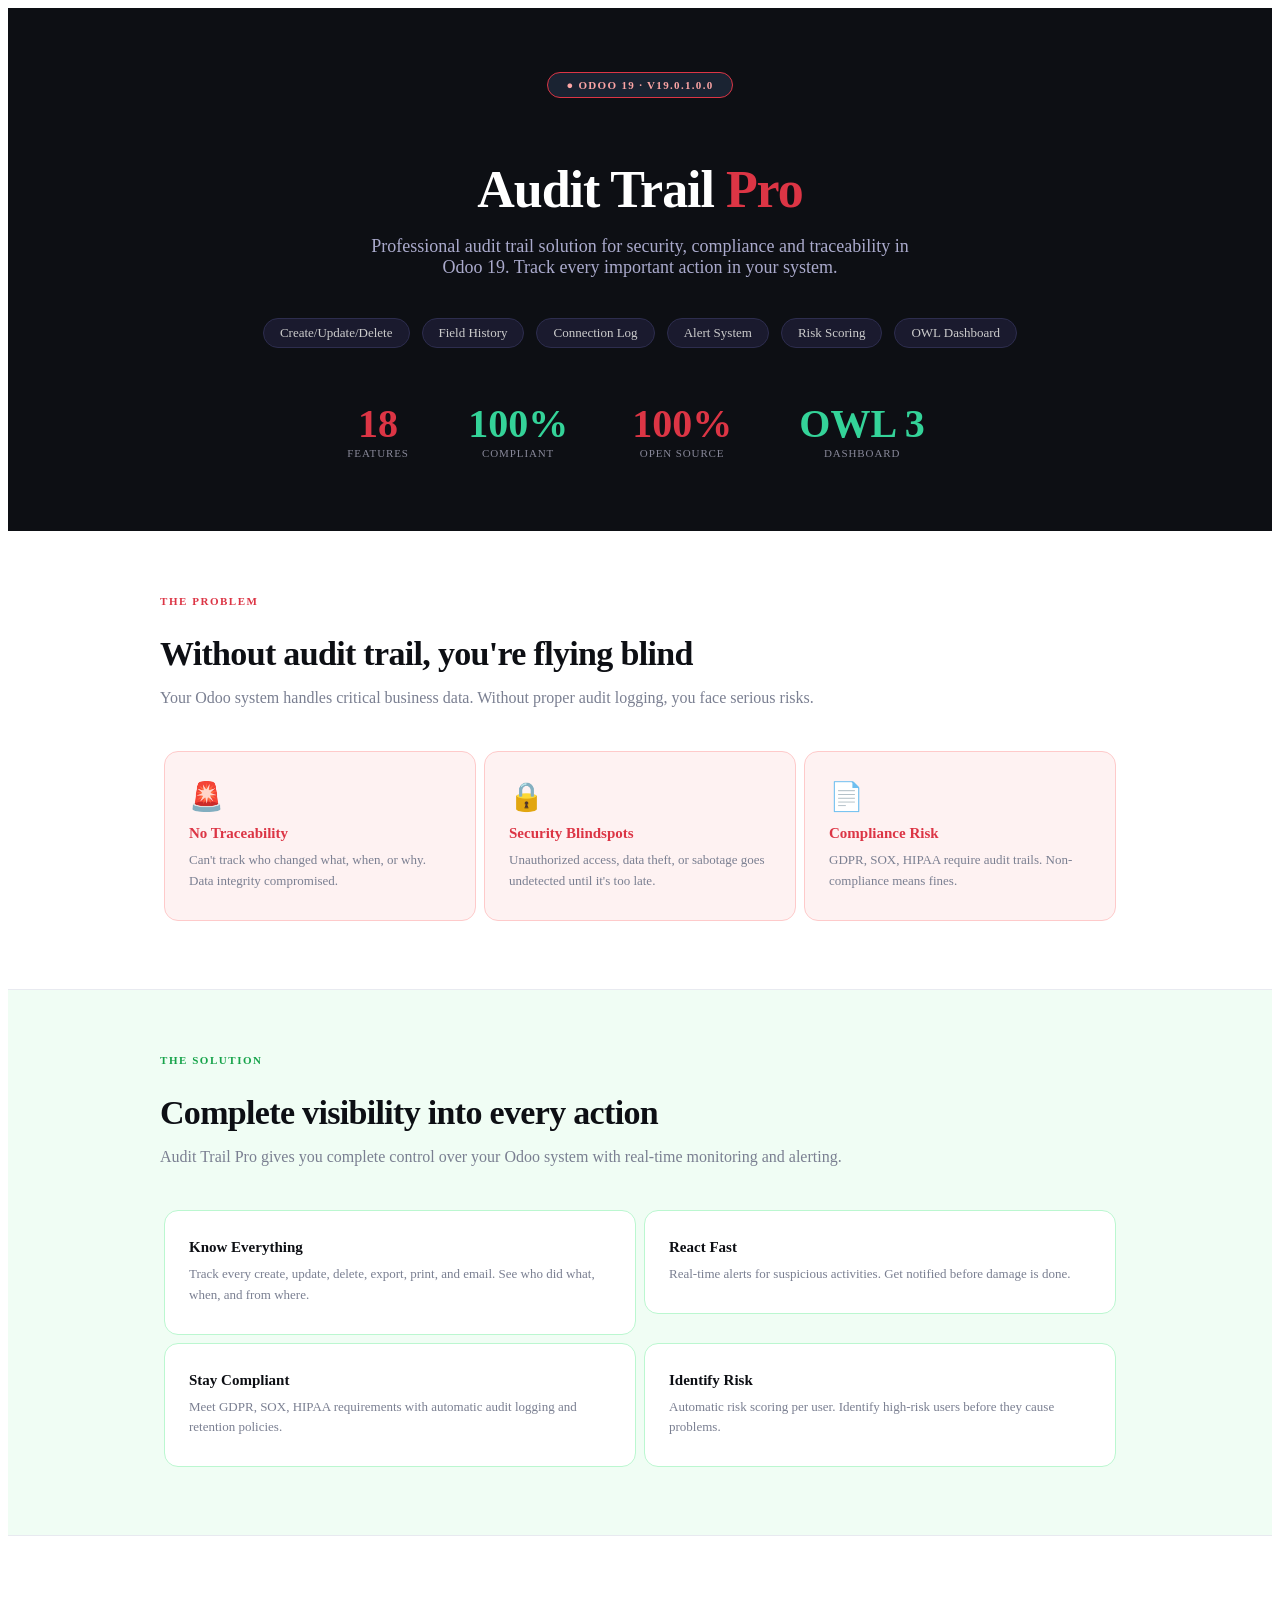
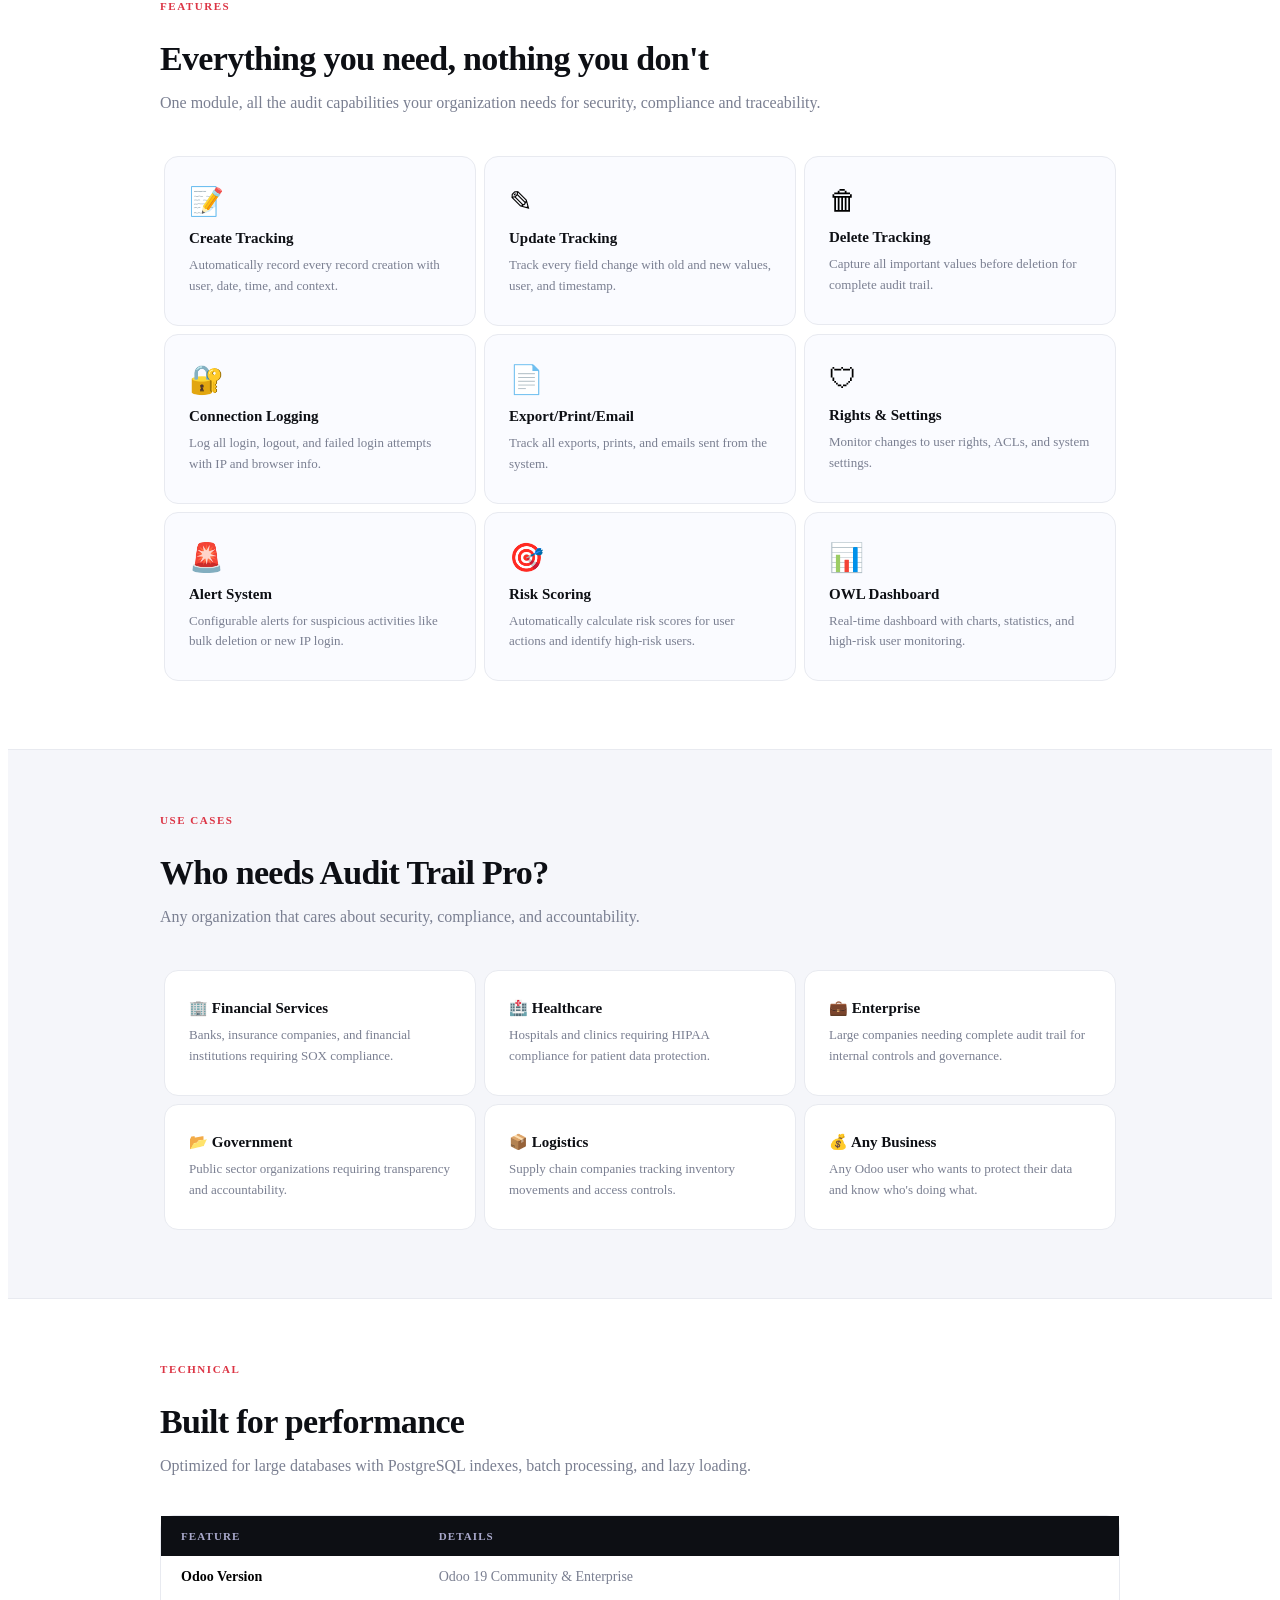
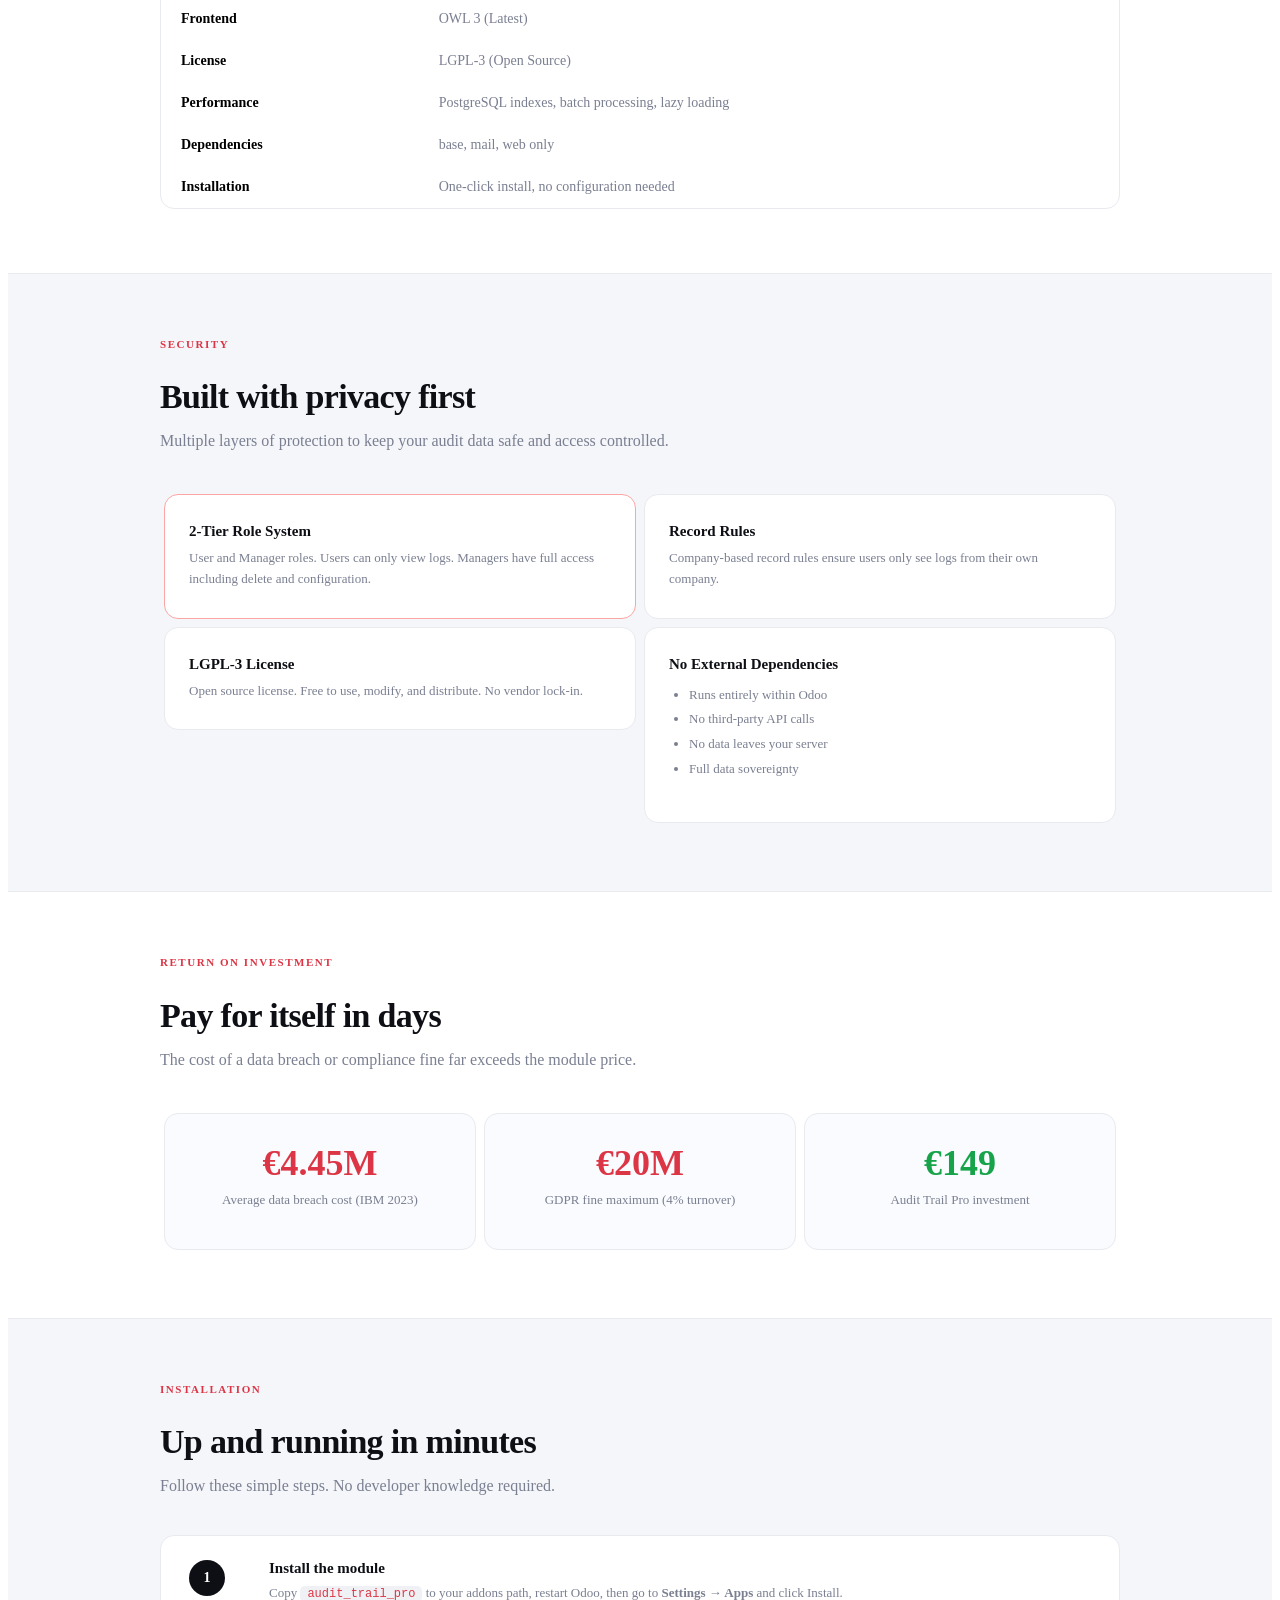
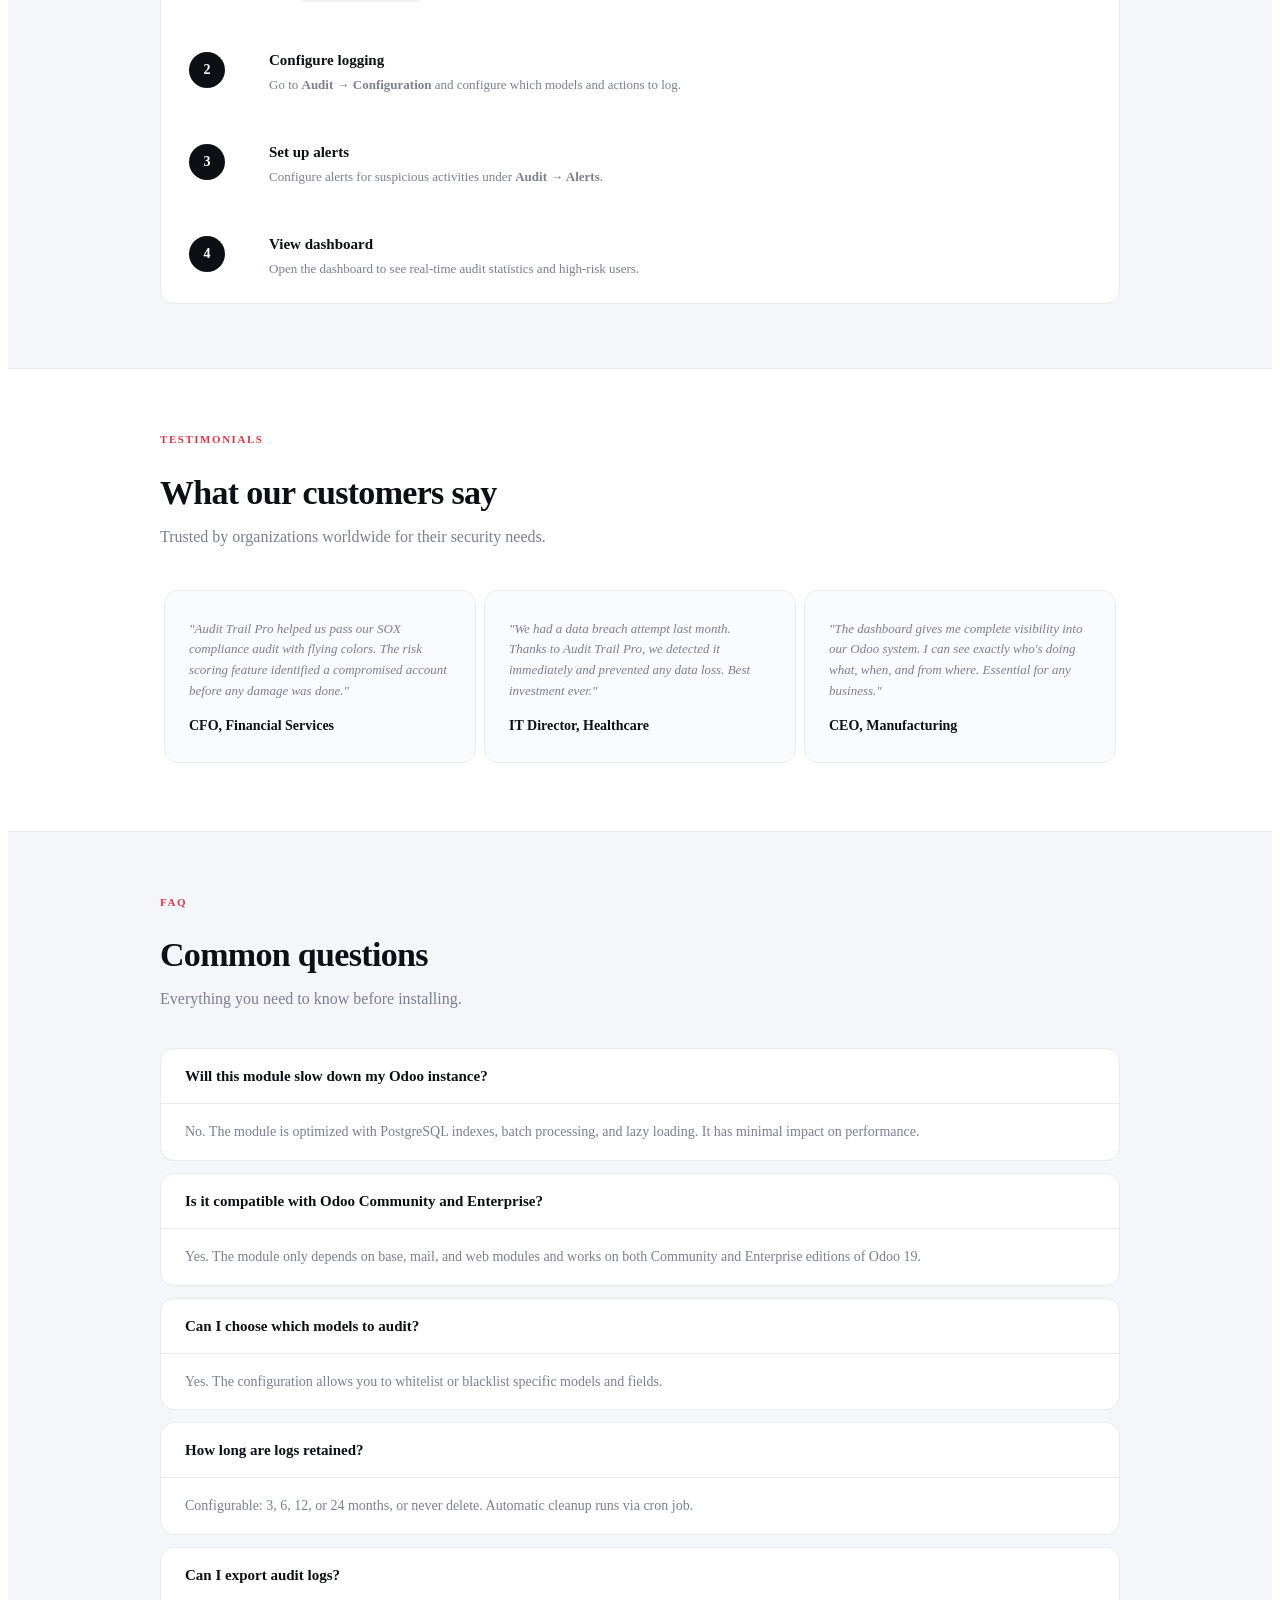
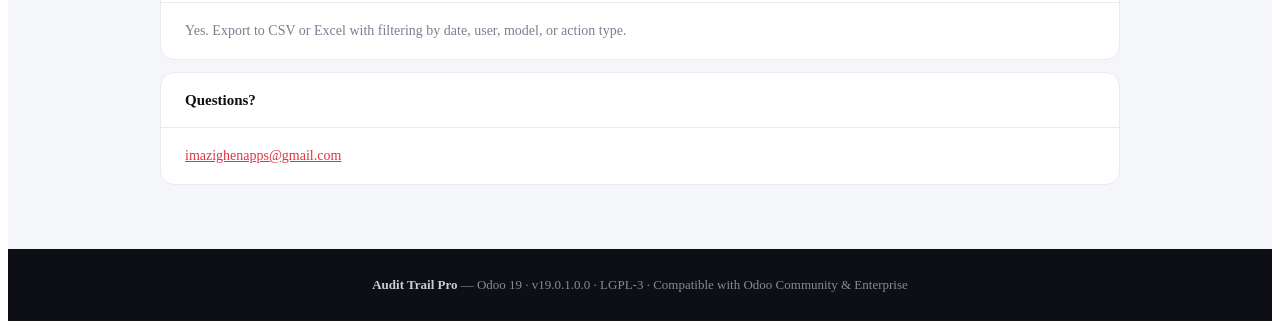
<file: audit_trail_pro/static/description/index.html>
<!DOCTYPE html>
<div>

<!-- HERO -->
<div style="background-color:#0d0f14; padding:64px 40px 72px; text-align:center;">

  <div style="display:inline-block; background-color:#1a2332; border:1px solid #dc3545; color:#fca5a5; font-size:11px; font-weight:700; letter-spacing:.12em; text-transform:uppercase; padding:6px 18px; border-radius:100px; margin-bottom:28px;">
    ● Odoo 19 · v19.0.1.0.0
  </div>

  <h1 style="font-size:52px; font-weight:800; color:#ffffff; line-height:1.1; letter-spacing:-.02em; margin-bottom:18px;">
    Audit Trail <span style="color:#dc3545;">Pro</span>
  </h1>

  <p style="font-size:18px; color:#aaaacc; max-width:560px; margin:0 auto 36px; font-weight:300;">
    Professional audit trail solution for security, compliance and traceability in Odoo 19. Track every important action in your system.
  </p>

  <div style="margin-bottom:48px;">
    <span style="display:inline-block; background-color:#1a1a2e; border:1px solid #2d2d4e; color:#cccccc; font-size:13px; padding:6px 16px; border-radius:100px; margin:4px;">Create/Update/Delete</span>
    <span style="display:inline-block; background-color:#1a1a2e; border:1px solid #2d2d4e; color:#cccccc; font-size:13px; padding:6px 16px; border-radius:100px; margin:4px;">Field History</span>
    <span style="display:inline-block; background-color:#1a1a2e; border:1px solid #2d2d4e; color:#cccccc; font-size:13px; padding:6px 16px; border-radius:100px; margin:4px;">Connection Log</span>
    <span style="display:inline-block; background-color:#1a1a2e; border:1px solid #2d2d4e; color:#cccccc; font-size:13px; padding:6px 16px; border-radius:100px; margin:4px;">Alert System</span>
    <span style="display:inline-block; background-color:#1a1a2e; border:1px solid #2d2d4e; color:#cccccc; font-size:13px; padding:6px 16px; border-radius:100px; margin:4px;">Risk Scoring</span>
    <span style="display:inline-block; background-color:#1a1a2e; border:1px solid #2d2d4e; color:#cccccc; font-size:13px; padding:6px 16px; border-radius:100px; margin:4px;">OWL Dashboard</span>
  </div>

  <table width="100%" cellpadding="0" cellspacing="0" style="max-width:640px; margin:0 auto;">
    <tr>
      <td style="text-align:center; padding:0 16px;">
        <div style="font-size:40px; font-weight:800; color:#dc3545;">18</div>
        <div style="font-size:11px; color:#888899; letter-spacing:.08em; text-transform:uppercase; font-weight:500;">Features</div>
      </td>
      <td style="text-align:center; padding:0 16px;">
        <div style="font-size:40px; font-weight:800; color:#34d399;">100%</div>
        <div style="font-size:11px; color:#888899; letter-spacing:.08em; text-transform:uppercase; font-weight:500;">Compliant</div>
      </td>
      <td style="text-align:center; padding:0 16px;">
        <div style="font-size:40px; font-weight:800; color:#dc3545;">100%</div>
        <div style="font-size:11px; color:#888899; letter-spacing:.08em; text-transform:uppercase; font-weight:500;">Open Source</div>
      </td>
      <td style="text-align:center; padding:0 16px;">
        <div style="font-size:40px; font-weight:800; color:#34d399;">OWL 3</div>
        <div style="font-size:11px; color:#888899; letter-spacing:.08em; text-transform:uppercase; font-weight:500;">Dashboard</div>
      </td>
    </tr>
  </table>

</div>

<!-- PROBLEM -->
<div style="padding:64px 40px; background-color:#ffffff;">
  <div style="max-width:960px; margin:0 auto;">
    <div style="font-size:11px; font-weight:700; letter-spacing:.14em; text-transform:uppercase; color:#dc3545; margin-bottom:10px;">The Problem</div>
    <h2 style="font-size:34px; font-weight:800; color:#0d0f14; letter-spacing:-.02em; margin-bottom:12px;">Without audit trail, you're flying blind</h2>
    <p style="font-size:16px; color:#7a7f91; margin-bottom:40px; font-weight:300;">Your Odoo system handles critical business data. Without proper audit logging, you face serious risks.</p>

    <table width="100%" cellpadding="0" cellspacing="0">
      <tr>
        <td width="33%" style="padding:4px; vertical-align:top;">
          <div style="border:1px solid #fecaca; border-radius:14px; padding:28px 24px; background-color:#fef2f2;">
            <div style="font-size:28px; margin-bottom:12px;">&#128680;</div>
            <div style="font-size:15px; font-weight:700; color:#dc3545; margin-bottom:8px;">No Traceability</div>
            <p style="font-size:13px; color:#7a7f91; line-height:1.6; margin:0;">Can't track who changed what, when, or why. Data integrity compromised.</p>
          </div>
        </td>
        <td width="33%" style="padding:4px; vertical-align:top;">
          <div style="border:1px solid #fecaca; border-radius:14px; padding:28px 24px; background-color:#fef2f2;">
            <div style="font-size:28px; margin-bottom:12px;">&#128274;</div>
            <div style="font-size:15px; font-weight:700; color:#dc3545; margin-bottom:8px;">Security Blindspots</div>
            <p style="font-size:13px; color:#7a7f91; line-height:1.6; margin:0;">Unauthorized access, data theft, or sabotage goes undetected until it's too late.</p>
          </div>
        </td>
        <td width="33%" style="padding:4px; vertical-align:top;">
          <div style="border:1px solid #fecaca; border-radius:14px; padding:28px 24px; background-color:#fef2f2;">
            <div style="font-size:28px; margin-bottom:12px;">&#128196;</div>
            <div style="font-size:15px; font-weight:700; color:#dc3545; margin-bottom:8px;">Compliance Risk</div>
            <p style="font-size:13px; color:#7a7f91; line-height:1.6; margin:0;">GDPR, SOX, HIPAA require audit trails. Non-compliance means fines.</p>
          </div>
        </td>
      </tr>
    </table>
  </div>
</div>

<!-- SOLUTION -->
<div style="padding:64px 40px; background-color:#f0fdf4; border-top:1px solid #e8eaf0;">
  <div style="max-width:960px; margin:0 auto;">
    <div style="font-size:11px; font-weight:700; letter-spacing:.14em; text-transform:uppercase; color:#16a34a; margin-bottom:10px;">The Solution</div>
    <h2 style="font-size:34px; font-weight:800; color:#0d0f14; letter-spacing:-.02em; margin-bottom:12px;">Complete visibility into every action</h2>
    <p style="font-size:16px; color:#7a7f91; margin-bottom:40px; font-weight:300;">Audit Trail Pro gives you complete control over your Odoo system with real-time monitoring and alerting.</p>

    <table width="100%" cellpadding="0" cellspacing="0">
      <tr>
        <td width="50%" style="padding:4px; vertical-align:top;">
          <div style="border:1px solid #bbf7d0; border-radius:14px; padding:28px 24px; background-color:#ffffff;">
            <div style="font-size:15px; font-weight:700; color:#0d0f14; margin-bottom:8px;">Know Everything</div>
            <p style="font-size:13px; color:#7a7f91; line-height:1.6; margin:0;">Track every create, update, delete, export, print, and email. See who did what, when, and from where.</p>
          </div>
        </td>
        <td width="50%" style="padding:4px; vertical-align:top;">
          <div style="border:1px solid #bbf7d0; border-radius:14px; padding:28px 24px; background-color:#ffffff;">
            <div style="font-size:15px; font-weight:700; color:#0d0f14; margin-bottom:8px;">React Fast</div>
            <p style="font-size:13px; color:#7a7f91; line-height:1.6; margin:0;">Real-time alerts for suspicious activities. Get notified before damage is done.</p>
          </div>
        </td>
      </tr>
      <tr>
        <td width="50%" style="padding:4px; vertical-align:top;">
          <div style="border:1px solid #bbf7d0; border-radius:14px; padding:28px 24px; background-color:#ffffff;">
            <div style="font-size:15px; font-weight:700; color:#0d0f14; margin-bottom:8px;">Stay Compliant</div>
            <p style="font-size:13px; color:#7a7f91; line-height:1.6; margin:0;">Meet GDPR, SOX, HIPAA requirements with automatic audit logging and retention policies.</p>
          </div>
        </td>
        <td width="50%" style="padding:4px; vertical-align:top;">
          <div style="border:1px solid #bbf7d0; border-radius:14px; padding:28px 24px; background-color:#ffffff;">
            <div style="font-size:15px; font-weight:700; color:#0d0f14; margin-bottom:8px;">Identify Risk</div>
            <p style="font-size:13px; color:#7a7f91; line-height:1.6; margin:0;">Automatic risk scoring per user. Identify high-risk users before they cause problems.</p>
          </div>
        </td>
      </tr>
    </table>
  </div>
</div>

<!-- FEATURES -->
<div style="padding:64px 40px; background-color:#ffffff; border-top:1px solid #e8eaf0;">
  <div style="max-width:960px; margin:0 auto;">
    <div style="font-size:11px; font-weight:700; letter-spacing:.14em; text-transform:uppercase; color:#dc3545; margin-bottom:10px;">Features</div>
    <h2 style="font-size:34px; font-weight:800; color:#0d0f14; letter-spacing:-.02em; margin-bottom:12px;">Everything you need, nothing you don't</h2>
    <p style="font-size:16px; color:#7a7f91; margin-bottom:40px; font-weight:300;">One module, all the audit capabilities your organization needs for security, compliance and traceability.</p>

    <table width="100%" cellpadding="0" cellspacing="0">
      <tr>
        <td width="33%" style="padding:4px; vertical-align:top;">
          <div style="border:1px solid #e8eaf0; border-radius:14px; padding:28px 24px; background-color:#fafbff;">
            <div style="font-size:28px; margin-bottom:12px;">&#128221;</div>
            <div style="font-size:15px; font-weight:700; color:#0d0f14; margin-bottom:8px;">Create Tracking</div>
            <p style="font-size:13px; color:#7a7f91; line-height:1.6; margin:0;">Automatically record every record creation with user, date, time, and context.</p>
          </div>
        </td>
        <td width="33%" style="padding:4px; vertical-align:top;">
          <div style="border:1px solid #e8eaf0; border-radius:14px; padding:28px 24px; background-color:#fafbff;">
            <div style="font-size:28px; margin-bottom:12px;">&#9998;</div>
            <div style="font-size:15px; font-weight:700; color:#0d0f14; margin-bottom:8px;">Update Tracking</div>
            <p style="font-size:13px; color:#7a7f91; line-height:1.6; margin:0;">Track every field change with old and new values, user, and timestamp.</p>
          </div>
        </td>
        <td width="33%" style="padding:4px; vertical-align:top;">
          <div style="border:1px solid #e8eaf0; border-radius:14px; padding:28px 24px; background-color:#fafbff;">
            <div style="font-size:28px; margin-bottom:12px;">&#128465;</div>
            <div style="font-size:15px; font-weight:700; color:#0d0f14; margin-bottom:8px;">Delete Tracking</div>
            <p style="font-size:13px; color:#7a7f91; line-height:1.6; margin:0;">Capture all important values before deletion for complete audit trail.</p>
          </div>
        </td>
      </tr>
      <tr>
        <td width="33%" style="padding:4px; vertical-align:top;">
          <div style="border:1px solid #e8eaf0; border-radius:14px; padding:28px 24px; background-color:#fafbff;">
            <div style="font-size:28px; margin-bottom:12px;">&#128272;</div>
            <div style="font-size:15px; font-weight:700; color:#0d0f14; margin-bottom:8px;">Connection Logging</div>
            <p style="font-size:13px; color:#7a7f91; line-height:1.6; margin:0;">Log all login, logout, and failed login attempts with IP and browser info.</p>
          </div>
        </td>
        <td width="33%" style="padding:4px; vertical-align:top;">
          <div style="border:1px solid #e8eaf0; border-radius:14px; padding:28px 24px; background-color:#fafbff;">
            <div style="font-size:28px; margin-bottom:12px;">&#128196;</div>
            <div style="font-size:15px; font-weight:700; color:#0d0f14; margin-bottom:8px;">Export/Print/Email</div>
            <p style="font-size:13px; color:#7a7f91; line-height:1.6; margin:0;">Track all exports, prints, and emails sent from the system.</p>
          </div>
        </td>
        <td width="33%" style="padding:4px; vertical-align:top;">
          <div style="border:1px solid #e8eaf0; border-radius:14px; padding:28px 24px; background-color:#fafbff;">
            <div style="font-size:28px; margin-bottom:12px;">&#128737;</div>
            <div style="font-size:15px; font-weight:700; color:#0d0f14; margin-bottom:8px;">Rights & Settings</div>
            <p style="font-size:13px; color:#7a7f91; line-height:1.6; margin:0;">Monitor changes to user rights, ACLs, and system settings.</p>
          </div>
        </td>
      </tr>
      <tr>
        <td width="33%" style="padding:4px; vertical-align:top;">
          <div style="border:1px solid #e8eaf0; border-radius:14px; padding:28px 24px; background-color:#fafbff;">
            <div style="font-size:28px; margin-bottom:12px;">&#128680;</div>
            <div style="font-size:15px; font-weight:700; color:#0d0f14; margin-bottom:8px;">Alert System</div>
            <p style="font-size:13px; color:#7a7f91; line-height:1.6; margin:0;">Configurable alerts for suspicious activities like bulk deletion or new IP login.</p>
          </div>
        </td>
        <td width="33%" style="padding:4px; vertical-align:top;">
          <div style="border:1px solid #e8eaf0; border-radius:14px; padding:28px 24px; background-color:#fafbff;">
            <div style="font-size:28px; margin-bottom:12px;">&#127919;</div>
            <div style="font-size:15px; font-weight:700; color:#0d0f14; margin-bottom:8px;">Risk Scoring</div>
            <p style="font-size:13px; color:#7a7f91; line-height:1.6; margin:0;">Automatically calculate risk scores for user actions and identify high-risk users.</p>
          </div>
        </td>
        <td width="33%" style="padding:4px; vertical-align:top;">
          <div style="border:1px solid #e8eaf0; border-radius:14px; padding:28px 24px; background-color:#fafbff;">
            <div style="font-size:28px; margin-bottom:12px;">&#128202;</div>
            <div style="font-size:15px; font-weight:700; color:#0d0f14; margin-bottom:8px;">OWL Dashboard</div>
            <p style="font-size:13px; color:#7a7f91; line-height:1.6; margin:0;">Real-time dashboard with charts, statistics, and high-risk user monitoring.</p>
          </div>
        </td>
      </tr>
    </table>
  </div>
</div>

<!-- USE CASES -->
<div style="padding:64px 40px; background-color:#f5f6fa; border-top:1px solid #e8eaf0;">
  <div style="max-width:960px; margin:0 auto;">
    <div style="font-size:11px; font-weight:700; letter-spacing:.14em; text-transform:uppercase; color:#dc3545; margin-bottom:10px;">Use Cases</div>
    <h2 style="font-size:34px; font-weight:800; color:#0d0f14; letter-spacing:-.02em; margin-bottom:12px;">Who needs Audit Trail Pro?</h2>
    <p style="font-size:16px; color:#7a7f91; margin-bottom:40px; font-weight:300;">Any organization that cares about security, compliance, and accountability.</p>

    <table width="100%" cellpadding="0" cellspacing="0">
      <tr>
        <td width="33%" style="padding:4px; vertical-align:top;">
          <div style="border:1px solid #e8eaf0; border-radius:14px; padding:28px 24px; background-color:#ffffff;">
            <div style="font-size:15px; font-weight:700; color:#0d0f14; margin-bottom:8px;">&#127970; Financial Services</div>
            <p style="font-size:13px; color:#7a7f91; line-height:1.6; margin:0;">Banks, insurance companies, and financial institutions requiring SOX compliance.</p>
          </div>
        </td>
        <td width="33%" style="padding:4px; vertical-align:top;">
          <div style="border:1px solid #e8eaf0; border-radius:14px; padding:28px 24px; background-color:#ffffff;">
            <div style="font-size:15px; font-weight:700; color:#0d0f14; margin-bottom:8px;">&#127973; Healthcare</div>
            <p style="font-size:13px; color:#7a7f91; line-height:1.6; margin:0;">Hospitals and clinics requiring HIPAA compliance for patient data protection.</p>
          </div>
        </td>
        <td width="33%" style="padding:4px; vertical-align:top;">
          <div style="border:1px solid #e8eaf0; border-radius:14px; padding:28px 24px; background-color:#ffffff;">
            <div style="font-size:15px; font-weight:700; color:#0d0f14; margin-bottom:8px;">&#128188; Enterprise</div>
            <p style="font-size:13px; color:#7a7f91; line-height:1.6; margin:0;">Large companies needing complete audit trail for internal controls and governance.</p>
          </div>
        </td>
      </tr>
      <tr>
        <td width="33%" style="padding:4px; vertical-align:top;">
          <div style="border:1px solid #e8eaf0; border-radius:14px; padding:28px 24px; background-color:#ffffff;">
            <div style="font-size:15px; font-weight:700; color:#0d0f14; margin-bottom:8px;">&#128194; Government</div>
            <p style="font-size:13px; color:#7a7f91; line-height:1.6; margin:0;">Public sector organizations requiring transparency and accountability.</p>
          </div>
        </td>
        <td width="33%" style="padding:4px; vertical-align:top;">
          <div style="border:1px solid #e8eaf0; border-radius:14px; padding:28px 24px; background-color:#ffffff;">
            <div style="font-size:15px; font-weight:700; color:#0d0f14; margin-bottom:8px;">&#128230; Logistics</div>
            <p style="font-size:13px; color:#7a7f91; line-height:1.6; margin:0;">Supply chain companies tracking inventory movements and access controls.</p>
          </div>
        </td>
        <td width="33%" style="padding:4px; vertical-align:top;">
          <div style="border:1px solid #e8eaf0; border-radius:14px; padding:28px 24px; background-color:#ffffff;">
            <div style="font-size:15px; font-weight:700; color:#0d0f14; margin-bottom:8px;">&#128176; Any Business</div>
            <p style="font-size:13px; color:#7a7f91; line-height:1.6; margin:0;">Any Odoo user who wants to protect their data and know who's doing what.</p>
          </div>
        </td>
      </tr>
    </table>
  </div>
</div>

<!-- TECHNICAL -->
<div style="padding:64px 40px; background-color:#ffffff; border-top:1px solid #e8eaf0;">
  <div style="max-width:960px; margin:0 auto;">
    <div style="font-size:11px; font-weight:700; letter-spacing:.14em; text-transform:uppercase; color:#dc3545; margin-bottom:10px;">Technical</div>
    <h2 style="font-size:34px; font-weight:800; color:#0d0f14; letter-spacing:-.02em; margin-bottom:12px;">Built for performance</h2>
    <p style="font-size:16px; color:#7a7f91; margin-bottom:40px; font-weight:300;">Optimized for large databases with PostgreSQL indexes, batch processing, and lazy loading.</p>

    <table width="100%" cellpadding="0" cellspacing="0" style="background-color:#ffffff; border:1px solid #e8eaf0; border-radius:14px; font-size:14px;">
      <thead>
        <tr style="background-color:#0d0f14;">
          <th style="padding:14px 20px; text-align:left; color:#aaaacc; font-size:11px; font-weight:700; letter-spacing:.1em; text-transform:uppercase;">Feature</th>
          <th style="padding:14px 20px; text-align:left; color:#aaaacc; font-size:11px; font-weight:700; letter-spacing:.1em; text-transform:uppercase;">Details</th>
        </tr>
      </thead>
      <tbody>
        <tr style="border-top:1px solid #e8eaf0;">
          <td style="padding:13px 20px;"><strong>Odoo Version</strong></td>
          <td style="padding:13px 20px; color:#7a7f91;">Odoo 19 Community & Enterprise</td>
        </tr>
        <tr style="border-top:1px solid #e8eaf0;">
          <td style="padding:13px 20px;"><strong>Frontend</strong></td>
          <td style="padding:13px 20px; color:#7a7f91;">OWL 3 (Latest)</td>
        </tr>
        <tr style="border-top:1px solid #e8eaf0;">
          <td style="padding:13px 20px;"><strong>License</strong></td>
          <td style="padding:13px 20px; color:#7a7f91;">LGPL-3 (Open Source)</td>
        </tr>
        <tr style="border-top:1px solid #e8eaf0;">
          <td style="padding:13px 20px;"><strong>Performance</strong></td>
          <td style="padding:13px 20px; color:#7a7f91;">PostgreSQL indexes, batch processing, lazy loading</td>
        </tr>
        <tr style="border-top:1px solid #e8eaf0;">
          <td style="padding:13px 20px;"><strong>Dependencies</strong></td>
          <td style="padding:13px 20px; color:#7a7f91;">base, mail, web only</td>
        </tr>
        <tr style="border-top:1px solid #e8eaf0;">
          <td style="padding:13px 20px;"><strong>Installation</strong></td>
          <td style="padding:13px 20px; color:#7a7f91;">One-click install, no configuration needed</td>
        </tr>
      </tbody>
    </table>
  </div>
</div>

<!-- SECURITY -->
<div style="padding:64px 40px; background-color:#f5f6fa; border-top:1px solid #e8eaf0;">
  <div style="max-width:960px; margin:0 auto;">
    <div style="font-size:11px; font-weight:700; letter-spacing:.14em; text-transform:uppercase; color:#dc3545; margin-bottom:10px;">Security</div>
    <h2 style="font-size:34px; font-weight:800; color:#0d0f14; letter-spacing:-.02em; margin-bottom:12px;">Built with privacy first</h2>
    <p style="font-size:16px; color:#7a7f91; margin-bottom:40px; font-weight:300;">Multiple layers of protection to keep your audit data safe and access controlled.</p>

    <table width="100%" cellpadding="0" cellspacing="0">
      <tr>
        <td width="50%" style="padding:4px; vertical-align:top;">
          <div style="border:1px solid #fca5a5; border-radius:14px; padding:28px 24px; background-color:#ffffff;">
            <div style="font-size:15px; font-weight:700; color:#0d0f14; margin-bottom:8px;">2-Tier Role System</div>
            <p style="font-size:13px; color:#7a7f91; line-height:1.6; margin:0;">User and Manager roles. Users can only view logs. Managers have full access including delete and configuration.</p>
          </div>
        </td>
        <td width="50%" style="padding:4px; vertical-align:top;">
          <div style="border:1px solid #e8eaf0; border-radius:14px; padding:28px 24px; background-color:#ffffff;">
            <div style="font-size:15px; font-weight:700; color:#0d0f14; margin-bottom:8px;">Record Rules</div>
            <p style="font-size:13px; color:#7a7f91; line-height:1.6; margin:0;">Company-based record rules ensure users only see logs from their own company.</p>
          </div>
        </td>
      </tr>
      <tr>
        <td width="50%" style="padding:4px; vertical-align:top;">
          <div style="border:1px solid #e8eaf0; border-radius:14px; padding:28px 24px; background-color:#ffffff;">
            <div style="font-size:15px; font-weight:700; color:#0d0f14; margin-bottom:8px;">LGPL-3 License</div>
            <p style="font-size:13px; color:#7a7f91; line-height:1.6; margin:0;">Open source license. Free to use, modify, and distribute. No vendor lock-in.</p>
          </div>
        </td>
        <td width="50%" style="padding:4px; vertical-align:top;">
          <div style="border:1px solid #e8eaf0; border-radius:14px; padding:28px 24px; background-color:#ffffff;">
            <div style="font-size:15px; font-weight:700; color:#0d0f14; margin-bottom:8px;">No External Dependencies</div>
            <ul style="font-size:13px; color:#7a7f91; padding-left:20px; margin-top:10px; line-height:1.9;">
              <li>Runs entirely within Odoo</li>
              <li>No third-party API calls</li>
              <li>No data leaves your server</li>
              <li>Full data sovereignty</li>
            </ul>
          </div>
        </td>
      </tr>
    </table>
  </div>
</div>

<!-- ROI -->
<div style="padding:64px 40px; background-color:#ffffff; border-top:1px solid #e8eaf0;">
  <div style="max-width:960px; margin:0 auto;">
    <div style="font-size:11px; font-weight:700; letter-spacing:.14em; text-transform:uppercase; color:#dc3545; margin-bottom:10px;">Return on Investment</div>
    <h2 style="font-size:34px; font-weight:800; color:#0d0f14; letter-spacing:-.02em; margin-bottom:12px;">Pay for itself in days</h2>
    <p style="font-size:16px; color:#7a7f91; margin-bottom:40px; font-weight:300;">The cost of a data breach or compliance fine far exceeds the module price.</p>

    <table width="100%" cellpadding="0" cellspacing="0">
      <tr>
        <td width="33%" style="padding:4px; text-align:center;">
          <div style="border:1px solid #e8eaf0; border-radius:14px; padding:28px 24px; background-color:#fafbff;">
            <div style="font-size:36px; font-weight:800; color:#dc3545;">€4.45M</div>
            <p style="font-size:13px; color:#7a7f91; margin-top:8px;">Average data breach cost (IBM 2023)</p>
          </div>
        </td>
        <td width="33%" style="padding:4px; text-align:center;">
          <div style="border:1px solid #e8eaf0; border-radius:14px; padding:28px 24px; background-color:#fafbff;">
            <div style="font-size:36px; font-weight:800; color:#dc3545;">€20M</div>
            <p style="font-size:13px; color:#7a7f91; margin-top:8px;">GDPR fine maximum (4% turnover)</p>
          </div>
        </td>
        <td width="33%" style="padding:4px; text-align:center;">
          <div style="border:1px solid #e8eaf0; border-radius:14px; padding:28px 24px; background-color:#fafbff;">
            <div style="font-size:36px; font-weight:800; color:#16a34a;">€149</div>
            <p style="font-size:13px; color:#7a7f91; margin-top:8px;">Audit Trail Pro investment</p>
          </div>
        </td>
      </tr>
    </table>
  </div>
</div>

<!-- SETUP -->
<div style="padding:64px 40px; background-color:#f5f6fa; border-top:1px solid #e8eaf0;">
  <div style="max-width:960px; margin:0 auto;">
    <div style="font-size:11px; font-weight:700; letter-spacing:.14em; text-transform:uppercase; color:#dc3545; margin-bottom:10px;">Installation</div>
    <h2 style="font-size:34px; font-weight:800; color:#0d0f14; letter-spacing:-.02em; margin-bottom:12px;">Up and running in minutes</h2>
    <p style="font-size:16px; color:#7a7f91; margin-bottom:40px; font-weight:300;">Follow these simple steps. No developer knowledge required.</p>

    <table width="100%" cellpadding="0" cellspacing="0" style="border:1px solid #e8eaf0; border-radius:14px; background-color:#ffffff;">
      <tr style="border-bottom:1px solid #e8eaf0;">
        <td style="padding:24px 20px 24px 28px; vertical-align:top; width:60px;">
          <div style="width:36px; height:36px; border-radius:50%; background-color:#0d0f14; color:#ffffff; font-size:14px; font-weight:800; text-align:center; line-height:36px;">1</div>
        </td>
        <td style="padding:24px 28px 24px 0;">
          <div style="font-size:15px; font-weight:700; color:#0d0f14; margin-bottom:6px;">Install the module</div>
          <p style="font-size:13px; color:#7a7f91; line-height:1.6; margin:0;">Copy <code style="background-color:#f0f1f5; color:#dc3545; font-size:12px; padding:1px 7px; border-radius:5px;">audit_trail_pro</code> to your addons path, restart Odoo, then go to <strong>Settings → Apps</strong> and click Install.</p>
        </td>
      </tr>
      <tr style="border-bottom:1px solid #e8eaf0;">
        <td style="padding:24px 20px 24px 28px; vertical-align:top;">
          <div style="width:36px; height:36px; border-radius:50%; background-color:#0d0f14; color:#ffffff; font-size:14px; font-weight:800; text-align:center; line-height:36px;">2</div>
        </td>
        <td style="padding:24px 28px 24px 0;">
          <div style="font-size:15px; font-weight:700; color:#0d0f14; margin-bottom:6px;">Configure logging</div>
          <p style="font-size:13px; color:#7a7f91; line-height:1.6; margin:0;">Go to <strong>Audit → Configuration</strong> and configure which models and actions to log.</p>
        </td>
      </tr>
      <tr style="border-bottom:1px solid #e8eaf0;">
        <td style="padding:24px 20px 24px 28px; vertical-align:top;">
          <div style="width:36px; height:36px; border-radius:50%; background-color:#0d0f14; color:#ffffff; font-size:14px; font-weight:800; text-align:center; line-height:36px;">3</div>
        </td>
        <td style="padding:24px 28px 24px 0;">
          <div style="font-size:15px; font-weight:700; color:#0d0f14; margin-bottom:6px;">Set up alerts</div>
          <p style="font-size:13px; color:#7a7f91; line-height:1.6; margin:0;">Configure alerts for suspicious activities under <strong>Audit → Alerts</strong>.</p>
        </td>
      </tr>
      <tr>
        <td style="padding:24px 20px 24px 28px; vertical-align:top;">
          <div style="width:36px; height:36px; border-radius:50%; background-color:#0d0f14; color:#ffffff; font-size:14px; font-weight:800; text-align:center; line-height:36px;">4</div>
        </td>
        <td style="padding:24px 28px 24px 0;">
          <div style="font-size:15px; font-weight:700; color:#0d0f14; margin-bottom:6px;">View dashboard</div>
          <p style="font-size:13px; color:#7a7f91; line-height:1.6; margin:0;">Open the dashboard to see real-time audit statistics and high-risk users.</p>
        </td>
      </tr>
    </table>
  </div>
</div>

<!-- TESTIMONIALS -->
<div style="padding:64px 40px; background-color:#ffffff; border-top:1px solid #e8eaf0;">
  <div style="max-width:960px; margin:0 auto;">
    <div style="font-size:11px; font-weight:700; letter-spacing:.14em; text-transform:uppercase; color:#dc3545; margin-bottom:10px;">Testimonials</div>
    <h2 style="font-size:34px; font-weight:800; color:#0d0f14; letter-spacing:-.02em; margin-bottom:12px;">What our customers say</h2>
    <p style="font-size:16px; color:#7a7f91; margin-bottom:40px; font-weight:300;">Trusted by organizations worldwide for their security needs.</p>

    <table width="100%" cellpadding="0" cellspacing="0">
      <tr>
        <td width="33%" style="padding:4px; vertical-align:top;">
          <div style="border:1px solid #e8eaf0; border-radius:14px; padding:28px 24px; background-color:#fafbff;">
            <div style="font-size:13px; color:#7a7f91; line-height:1.6; margin-bottom:16px; font-style:italic;">"Audit Trail Pro helped us pass our SOX compliance audit with flying colors. The risk scoring feature identified a compromised account before any damage was done."</div>
            <div style="font-size:14px; font-weight:700; color:#0d0f14;">CFO, Financial Services</div>
          </div>
        </td>
        <td width="33%" style="padding:4px; vertical-align:top;">
          <div style="border:1px solid #e8eaf0; border-radius:14px; padding:28px 24px; background-color:#fafbff;">
            <div style="font-size:13px; color:#7a7f91; line-height:1.6; margin-bottom:16px; font-style:italic;">"We had a data breach attempt last month. Thanks to Audit Trail Pro, we detected it immediately and prevented any data loss. Best investment ever."</div>
            <div style="font-size:14px; font-weight:700; color:#0d0f14;">IT Director, Healthcare</div>
          </div>
        </td>
        <td width="33%" style="padding:4px; vertical-align:top;">
          <div style="border:1px solid #e8eaf0; border-radius:14px; padding:28px 24px; background-color:#fafbff;">
            <div style="font-size:13px; color:#7a7f91; line-height:1.6; margin-bottom:16px; font-style:italic;">"The dashboard gives me complete visibility into our Odoo system. I can see exactly who's doing what, when, and from where. Essential for any business."</div>
            <div style="font-size:14px; font-weight:700; color:#0d0f14;">CEO, Manufacturing</div>
          </div>
        </td>
      </tr>
    </table>
  </div>
</div>

<!-- FAQ -->
<div style="padding:64px 40px; background-color:#f5f6fa; border-top:1px solid #e8eaf0;">
  <div style="max-width:960px; margin:0 auto;">
    <div style="font-size:11px; font-weight:700; letter-spacing:.14em; text-transform:uppercase; color:#dc3545; margin-bottom:10px;">FAQ</div>
    <h2 style="font-size:34px; font-weight:800; color:#0d0f14; letter-spacing:-.02em; margin-bottom:12px;">Common questions</h2>
    <p style="font-size:16px; color:#7a7f91; margin-bottom:40px; font-weight:300;">Everything you need to know before installing.</p>

    <table width="100%" cellpadding="0" cellspacing="0">
      <tr><td style="padding-bottom:12px;">
        <div style="border:1px solid #e8eaf0; border-radius:14px; background-color:#ffffff;">
          <div style="padding:18px 24px; border-bottom:1px solid #e8eaf0;"><strong style="font-size:15px; color:#0d0f14;">Will this module slow down my Odoo instance?</strong></div>
          <div style="padding:16px 24px; font-size:14px; color:#7a7f91; line-height:1.7;">No. The module is optimized with PostgreSQL indexes, batch processing, and lazy loading. It has minimal impact on performance.</div>
        </div>
      </td></tr>
      <tr><td style="padding-bottom:12px;">
        <div style="border:1px solid #e8eaf0; border-radius:14px; background-color:#ffffff;">
          <div style="padding:18px 24px; border-bottom:1px solid #e8eaf0;"><strong style="font-size:15px; color:#0d0f14;">Is it compatible with Odoo Community and Enterprise?</strong></div>
          <div style="padding:16px 24px; font-size:14px; color:#7a7f91; line-height:1.7;">Yes. The module only depends on base, mail, and web modules and works on both Community and Enterprise editions of Odoo 19.</div>
        </div>
      </td></tr>
      <tr><td style="padding-bottom:12px;">
        <div style="border:1px solid #e8eaf0; border-radius:14px; background-color:#ffffff;">
          <div style="padding:18px 24px; border-bottom:1px solid #e8eaf0;"><strong style="font-size:15px; color:#0d0f14;">Can I choose which models to audit?</strong></div>
          <div style="padding:16px 24px; font-size:14px; color:#7a7f91; line-height:1.7;">Yes. The configuration allows you to whitelist or blacklist specific models and fields.</div>
        </div>
      </td></tr>
      <tr><td style="padding-bottom:12px;">
        <div style="border:1px solid #e8eaf0; border-radius:14px; background-color:#ffffff;">
          <div style="padding:18px 24px; border-bottom:1px solid #e8eaf0;"><strong style="font-size:15px; color:#0d0f14;">How long are logs retained?</strong></div>
          <div style="padding:16px 24px; font-size:14px; color:#7a7f91; line-height:1.7;">Configurable: 3, 6, 12, or 24 months, or never delete. Automatic cleanup runs via cron job.</div>
        </div>
      </td></tr>
      <tr><td style="padding-bottom:12px;">
        <div style="border:1px solid #e8eaf0; border-radius:14px; background-color:#ffffff;">
          <div style="padding:18px 24px; border-bottom:1px solid #e8eaf0;"><strong style="font-size:15px; color:#0d0f14;">Can I export audit logs?</strong></div>
          <div style="padding:16px 24px; font-size:14px; color:#7a7f91; line-height:1.7;">Yes. Export to CSV or Excel with filtering by date, user, model, or action type.</div>
        </div>
      </td></tr>
      <tr><td>
        <div style="border:1px solid #e8eaf0; border-radius:14px; background-color:#ffffff;">
          <div style="padding:18px 24px; border-bottom:1px solid #e8eaf0;"><strong style="font-size:15px; color:#0d0f14;">Questions?</strong></div>
          <div style="padding:16px 24px; font-size:14px; color:#000000; line-height:1.7;"><a href="mailto:imazighenapps@gmail.com" style="color:#dc3545;">imazighenapps@gmail.com</a></div>
        </div>
      </td></tr>
    </table>
  </div>
</div>

<!-- FOOTER -->
<div style="background-color:#0d0f14; text-align:center; padding:28px 40px; font-size:13px; color:#888899;">
  <strong style="color:#ccccdd;">Audit Trail Pro</strong> — Odoo 19 · v19.0.1.0.0 · LGPL-3 · Compatible with Odoo Community &amp; Enterprise
</div>

</div>
</file>
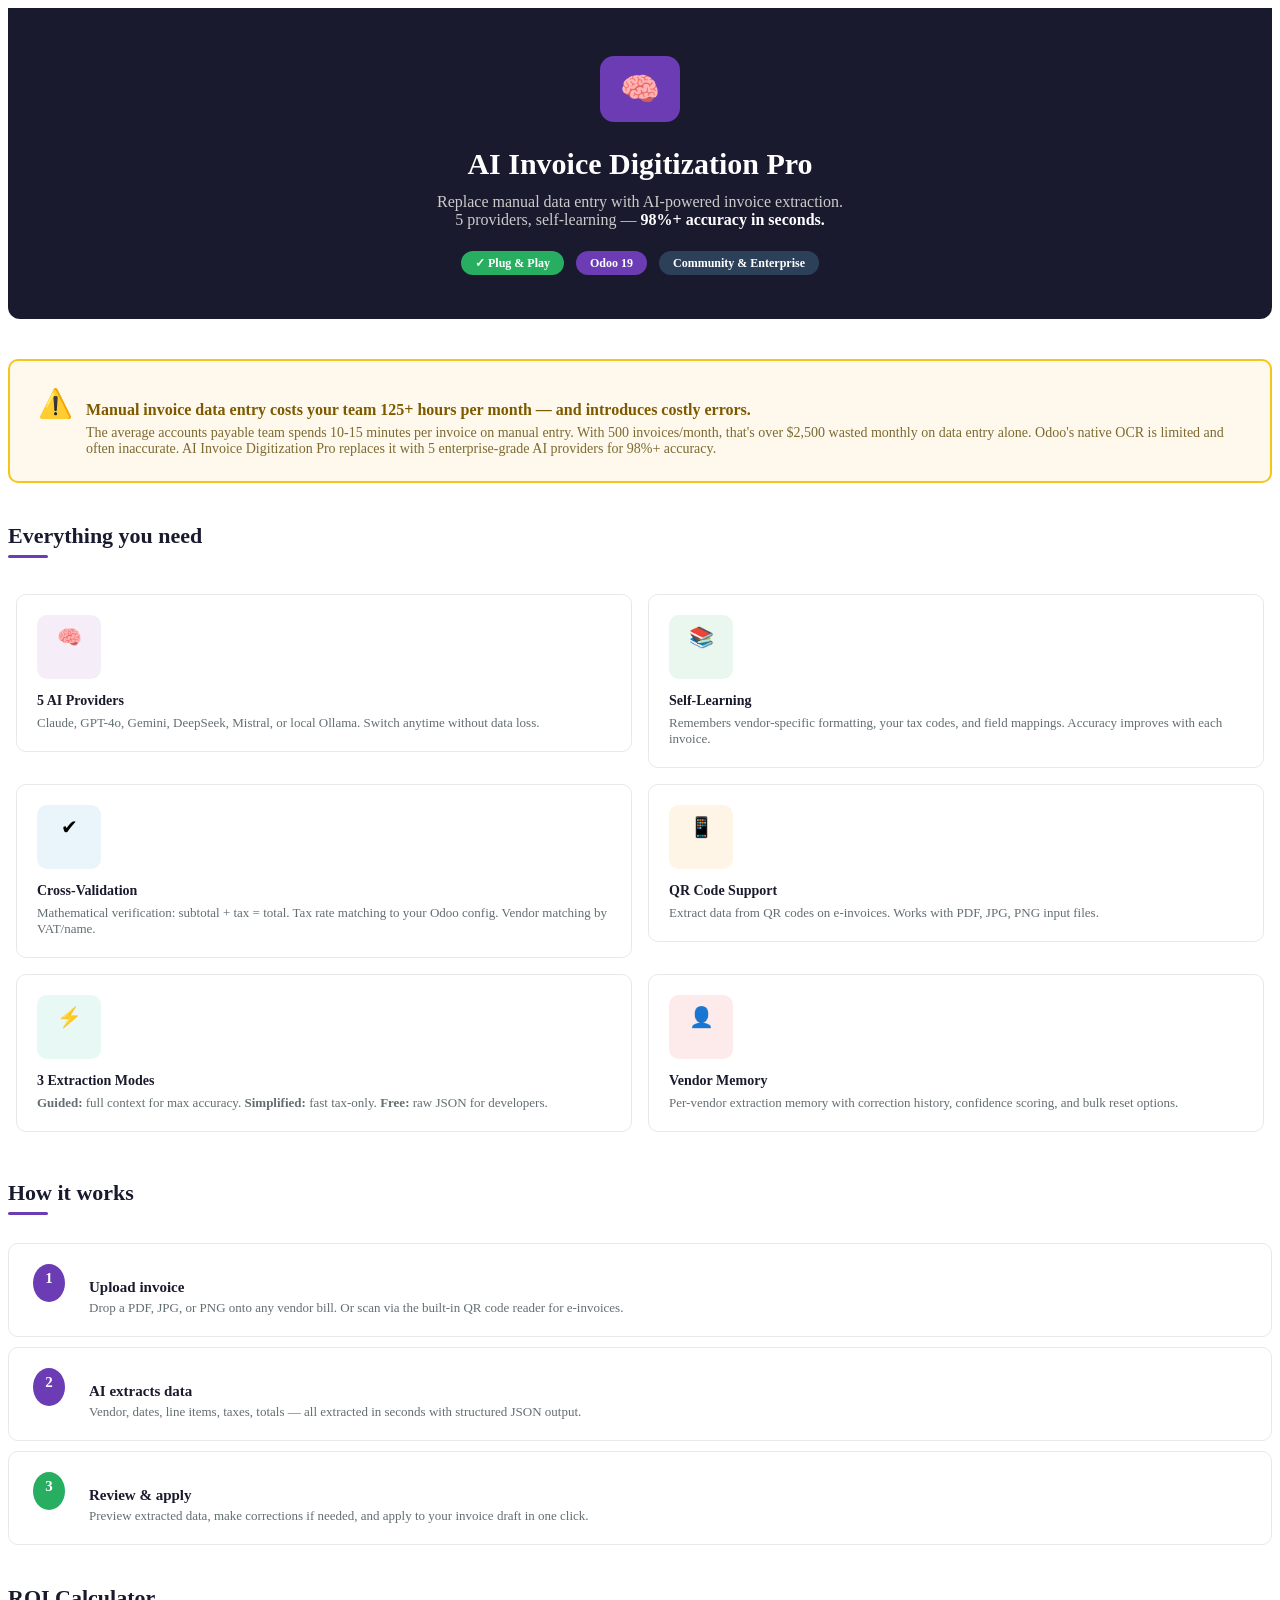
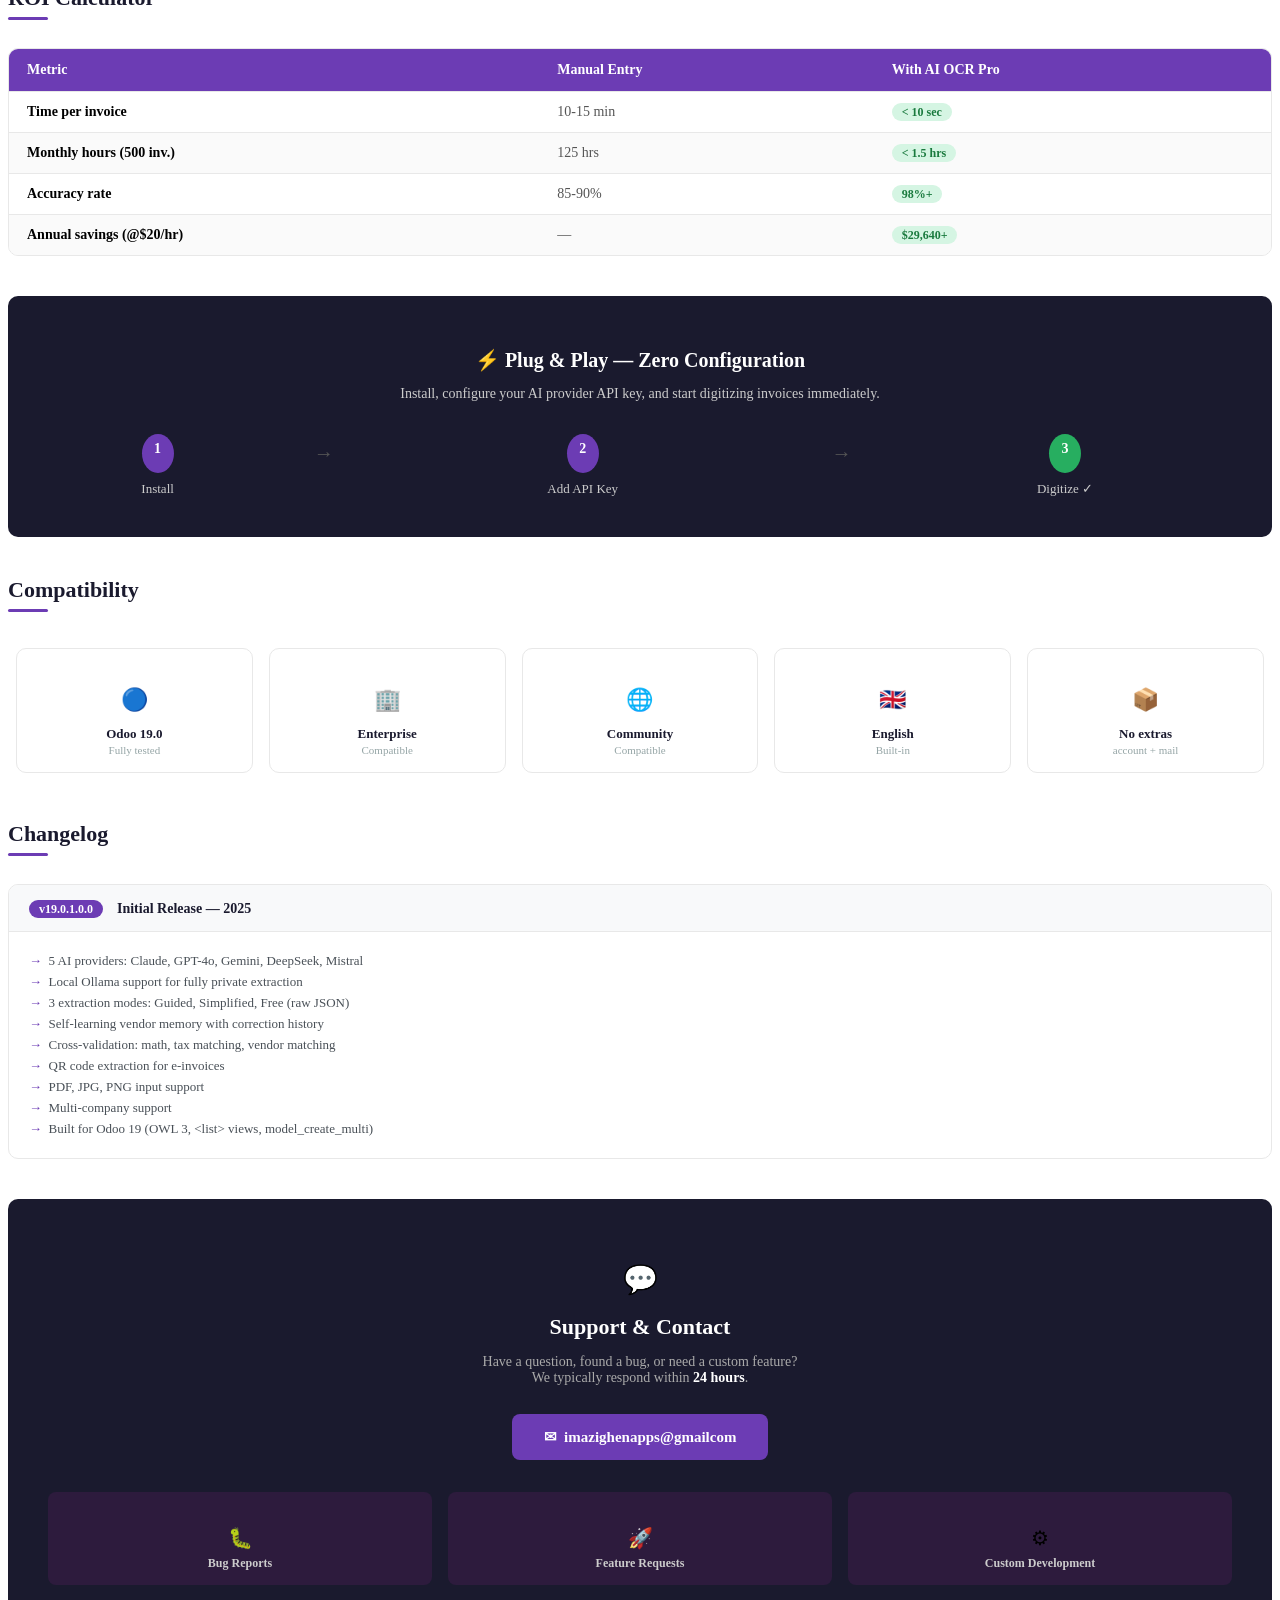
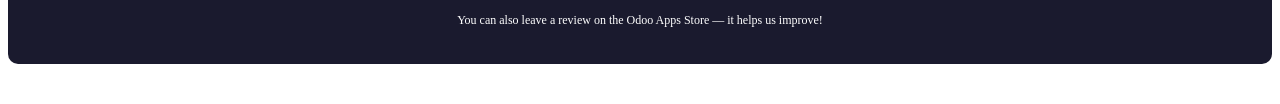
<file: vdm_ai_invoice_ocr/static/description/index.html>
<!DOCTYPE html>
<html>
<head>
    <meta charset="UTF-8">
</head>
<section style="background-color:#1a1a2e; padding:48px 32px; text-align:center; border-radius:0 0 12px 12px; margin-bottom:40px;">
    <div style="margin-bottom:16px;">
        <span style="background-color:#6C3CB4; color:#fff; font-size:32px; padding:14px 20px; border-radius:14px; display:inline-block;">&#129504;</span>
    </div>
    <h1 style="color:#ffffff; font-size:30px; font-weight:700; margin-bottom:12px;">AI Invoice Digitization Pro</h1>
    <p style="color:#cccccc; font-size:16px; max-width:520px; margin:0 auto 24px;">
        Replace manual data entry with AI-powered invoice extraction.<br/>
        5 providers, self-learning &mdash; <strong style="color:#ffffff;">98%+ accuracy in seconds.</strong>
    </p>
    <div>
        <span style="background-color:#27ae60; color:#fff; padding:5px 14px; border-radius:99px; font-size:12px; font-weight:600; margin:4px;">&#10003; Plug &amp; Play</span>
        <span style="background-color:#6C3CB4; color:#fff; padding:5px 14px; border-radius:99px; font-size:12px; font-weight:600; margin:4px;">Odoo 19</span>
        <span style="background-color:#2d4059; color:#fff; padding:5px 14px; border-radius:99px; font-size:12px; font-weight:600; margin:4px;">Community &amp; Enterprise</span>
    </div>
</section>

<!-- PROBLEM -->
<section style="margin-bottom:40px;">
    <div style="background-color:#fef9ec; border:2px solid #f5c518; border-radius:10px; padding:24px 28px;">
        <table width="100%" cellpadding="0" cellspacing="0">
            <tr>
                <td width="48" style="vertical-align:top; padding-top:2px; font-size:28px;">&#9888;&#65039;</td>
                <td>
                    <p style="font-size:16px; font-weight:700; color:#7d5a00; margin-bottom:6px;">Manual invoice data entry costs your team 125+ hours per month &mdash; and introduces costly errors.</p>
                    <p style="font-size:14px; color:#7d6a30; margin:0;">
                        The average accounts payable team spends 10-15 minutes per invoice on manual entry.
                        With 500 invoices/month, that's over $2,500 wasted monthly on data entry alone.
                        Odoo's native OCR is limited and often inaccurate. AI Invoice Digitization Pro
                        replaces it with 5 enterprise-grade AI providers for 98%+ accuracy.
                    </p>
                </td>
            </tr>
        </table>
    </div>
</section>

<!-- FEATURES -->
<section style="margin-bottom:40px;">
    <h2 style="font-size:22px; font-weight:700; color:#1a1a2e; margin-bottom:6px;">Everything you need</h2>
    <div style="width:40px; height:3px; background-color:#6C3CB4; border-radius:2px; margin-bottom:28px;"></div>

    <table width="100%" cellpadding="8" cellspacing="0">
        <tr>
            <td width="50%" style="vertical-align:top; padding:8px;">
                <div style="border:1px solid #e8e8e8; border-radius:10px; padding:20px;">
                    <div style="background-color:#f5eef8; border-radius:10px; width:44px; height:44px; text-align:center; font-size:20px; padding:10px; margin-bottom:12px;">&#129504;</div>
                    <p style="font-size:14px; font-weight:700; color:#1a1a2e; margin-bottom:6px;">5 AI Providers</p>
                    <p style="font-size:13px; color:#636e72; margin:0;">Claude, GPT-4o, Gemini, DeepSeek, Mistral, or local Ollama. Switch anytime without data loss.</p>
                </div>
            </td>
            <td width="50%" style="vertical-align:top; padding:8px;">
                <div style="border:1px solid #e8e8e8; border-radius:10px; padding:20px;">
                    <div style="background-color:#e9f7ef; border-radius:10px; width:44px; height:44px; text-align:center; font-size:20px; padding:10px; margin-bottom:12px;">&#128218;</div>
                    <p style="font-size:14px; font-weight:700; color:#1a1a2e; margin-bottom:6px;">Self-Learning</p>
                    <p style="font-size:13px; color:#636e72; margin:0;">Remembers vendor-specific formatting, your tax codes, and field mappings. Accuracy improves with each invoice.</p>
                </div>
            </td>
        </tr>
        <tr>
            <td width="50%" style="vertical-align:top; padding:8px;">
                <div style="border:1px solid #e8e8e8; border-radius:10px; padding:20px;">
                    <div style="background-color:#eaf4fb; border-radius:10px; width:44px; height:44px; text-align:center; font-size:20px; padding:10px; margin-bottom:12px;">&#10004;</div>
                    <p style="font-size:14px; font-weight:700; color:#1a1a2e; margin-bottom:6px;">Cross-Validation</p>
                    <p style="font-size:13px; color:#636e72; margin:0;">Mathematical verification: subtotal + tax = total. Tax rate matching to your Odoo config. Vendor matching by VAT/name.</p>
                </div>
            </td>
            <td width="50%" style="vertical-align:top; padding:8px;">
                <div style="border:1px solid #e8e8e8; border-radius:10px; padding:20px;">
                    <div style="background-color:#fef5e7; border-radius:10px; width:44px; height:44px; text-align:center; font-size:20px; padding:10px; margin-bottom:12px;">&#128241;</div>
                    <p style="font-size:14px; font-weight:700; color:#1a1a2e; margin-bottom:6px;">QR Code Support</p>
                    <p style="font-size:13px; color:#636e72; margin:0;">Extract data from QR codes on e-invoices. Works with PDF, JPG, PNG input files.</p>
                </div>
            </td>
        </tr>
        <tr>
            <td width="50%" style="vertical-align:top; padding:8px;">
                <div style="border:1px solid #e8e8e8; border-radius:10px; padding:20px;">
                    <div style="background-color:#e8f8f5; border-radius:10px; width:44px; height:44px; text-align:center; font-size:20px; padding:10px; margin-bottom:12px;">&#9889;</div>
                    <p style="font-size:14px; font-weight:700; color:#1a1a2e; margin-bottom:6px;">3 Extraction Modes</p>
                    <p style="font-size:13px; color:#636e72; margin:0;"><strong>Guided:</strong> full context for max accuracy. <strong>Simplified:</strong> fast tax-only. <strong>Free:</strong> raw JSON for developers.</p>
                </div>
            </td>
            <td width="50%" style="vertical-align:top; padding:8px;">
                <div style="border:1px solid #e8e8e8; border-radius:10px; padding:20px;">
                    <div style="background-color:#fdeaea; border-radius:10px; width:44px; height:44px; text-align:center; font-size:20px; padding:10px; margin-bottom:12px;">&#128100;</div>
                    <p style="font-size:14px; font-weight:700; color:#1a1a2e; margin-bottom:6px;">Vendor Memory</p>
                    <p style="font-size:13px; color:#636e72; margin:0;">Per-vendor extraction memory with correction history, confidence scoring, and bulk reset options.</p>
                </div>
            </td>
        </tr>
    </table>
</section>

<!-- HOW IT WORKS -->
<section style="margin-bottom:40px;">
    <h2 style="font-size:22px; font-weight:700; color:#1a1a2e; margin-bottom:6px;">How it works</h2>
    <div style="width:40px; height:3px; background-color:#6C3CB4; border-radius:2px; margin-bottom:28px;"></div>

    <div style="border:1px solid #e8e8e8; border-radius:10px; padding:20px 24px; margin-bottom:10px;">
        <table width="100%" cellpadding="0" cellspacing="0">
            <tr>
                <td width="40" style="vertical-align:top;">
                    <div style="background-color:#6C3CB4; color:#fff; width:32px; height:32px; border-radius:50%; text-align:center; font-weight:700; font-size:15px; padding-top:6px;">1</div>
                </td>
                <td style="padding-left:16px; vertical-align:top;">
                    <p style="font-size:15px; font-weight:700; color:#1a1a2e; margin-bottom:4px;">Upload invoice</p>
                    <p style="font-size:13px; color:#636e72; margin:0;">Drop a PDF, JPG, or PNG onto any vendor bill. Or scan via the built-in QR code reader for e-invoices.</p>
                </td>
            </tr>
        </table>
    </div>

    <div style="border:1px solid #e8e8e8; border-radius:10px; padding:20px 24px; margin-bottom:10px;">
        <table width="100%" cellpadding="0" cellspacing="0">
            <tr>
                <td width="40" style="vertical-align:top;">
                    <div style="background-color:#6C3CB4; color:#fff; width:32px; height:32px; border-radius:50%; text-align:center; font-weight:700; font-size:15px; padding-top:6px;">2</div>
                </td>
                <td style="padding-left:16px; vertical-align:top;">
                    <p style="font-size:15px; font-weight:700; color:#1a1a2e; margin-bottom:4px;">AI extracts data</p>
                    <p style="font-size:13px; color:#636e72; margin:0;">Vendor, dates, line items, taxes, totals &mdash; all extracted in seconds with structured JSON output.</p>
                </td>
            </tr>
        </table>
    </div>

    <div style="border:1px solid #e8e8e8; border-radius:10px; padding:20px 24px;">
        <table width="100%" cellpadding="0" cellspacing="0">
            <tr>
                <td width="40" style="vertical-align:top;">
                    <div style="background-color:#27ae60; color:#fff; width:32px; height:32px; border-radius:50%; text-align:center; font-weight:700; font-size:15px; padding-top:6px;">3</div>
                </td>
                <td style="padding-left:16px; vertical-align:top;">
                    <p style="font-size:15px; font-weight:700; color:#1a1a2e; margin-bottom:4px;">Review &amp; apply</p>
                    <p style="font-size:13px; color:#636e72; margin:0;">Preview extracted data, make corrections if needed, and apply to your invoice draft in one click.</p>
                </td>
            </tr>
        </table>
    </div>
</section>

<!-- ROI TABLE -->
<section style="margin-bottom:40px;">
    <h2 style="font-size:22px; font-weight:700; color:#1a1a2e; margin-bottom:6px;">ROI Calculator</h2>
    <div style="width:40px; height:3px; background-color:#6C3CB4; border-radius:2px; margin-bottom:28px;"></div>

    <table width="100%" cellpadding="0" cellspacing="0" style="border:1px solid #e8e8e8; border-radius:10px; overflow:hidden; font-size:14px;">
        <thead>
            <tr style="background-color:#6C3CB4; color:#ffffff;">
                <th style="padding:13px 18px; text-align:left; font-weight:600;">Metric</th>
                <th style="padding:13px 18px; text-align:left; font-weight:600;">Manual Entry</th>
                <th style="padding:13px 18px; text-align:left; font-weight:600;">With AI OCR Pro</th>
            </tr>
        </thead>
        <tbody>
            <tr style="background-color:#ffffff;">
                <td style="padding:12px 18px; border-top:1px solid #e8e8e8;"><strong>Time per invoice</strong></td>
                <td style="padding:12px 18px; border-top:1px solid #e8e8e8; color:#555;">10-15 min</td>
                <td style="padding:12px 18px; border-top:1px solid #e8e8e8;"><span style="background-color:#d5f5e3; color:#1a7a3e; padding:2px 10px; border-radius:99px; font-size:12px; font-weight:700;">&lt; 10 sec</span></td>
            </tr>
            <tr style="background-color:#fafafa;">
                <td style="padding:12px 18px; border-top:1px solid #e8e8e8;"><strong>Monthly hours (500 inv.)</strong></td>
                <td style="padding:12px 18px; border-top:1px solid #e8e8e8; color:#555;">125 hrs</td>
                <td style="padding:12px 18px; border-top:1px solid #e8e8e8;"><span style="background-color:#d5f5e3; color:#1a7a3e; padding:2px 10px; border-radius:99px; font-size:12px; font-weight:700;">&lt; 1.5 hrs</span></td>
            </tr>
            <tr style="background-color:#ffffff;">
                <td style="padding:12px 18px; border-top:1px solid #e8e8e8;"><strong>Accuracy rate</strong></td>
                <td style="padding:12px 18px; border-top:1px solid #e8e8e8; color:#555;">85-90%</td>
                <td style="padding:12px 18px; border-top:1px solid #e8e8e8;"><span style="background-color:#d5f5e3; color:#1a7a3e; padding:2px 10px; border-radius:99px; font-size:12px; font-weight:700;">98%+</span></td>
            </tr>
            <tr style="background-color:#fafafa;">
                <td style="padding:12px 18px; border-top:1px solid #e8e8e8;"><strong>Annual savings (@$20/hr)</strong></td>
                <td style="padding:12px 18px; border-top:1px solid #e8e8e8; color:#555;">&mdash;</td>
                <td style="padding:12px 18px; border-top:1px solid #e8e8e8;"><span style="background-color:#d5f5e3; color:#1a7a3e; padding:2px 10px; border-radius:99px; font-size:12px; font-weight:700;">$29,640+</span></td>
            </tr>
        </tbody>
    </table>
</section>

<!-- PLUG & PLAY -->
<section style="margin-bottom:40px;">
    <div style="background-color:#1a1a2e; border-radius:10px; padding:32px; text-align:center;">
        <h3 style="color:#ffffff; font-size:20px; font-weight:700; margin-bottom:8px;">&#9889; Plug &amp; Play &mdash; Zero Configuration</h3>
        <p style="color:#cccccc; font-size:14px; margin-bottom:24px;">Install, configure your AI provider API key, and start digitizing invoices immediately.</p>
        <table width="100%" cellpadding="0" cellspacing="0">
            <tr>
                <td style="text-align:center; padding:8px;">
                    <div style="background-color:#6C3CB4; color:#fff; width:32px; height:32px; border-radius:50%; font-weight:700; font-size:14px; margin:0 auto 8px; padding-top:7px;">1</div>
                    <p style="color:#cccccc; font-size:13px; margin:0;">Install</p>
                </td>
                <td style="text-align:center; color:#555555; font-size:20px; padding-bottom:24px;">&#8594;</td>
                <td style="text-align:center; padding:8px;">
                    <div style="background-color:#6C3CB4; color:#fff; width:32px; height:32px; border-radius:50%; font-weight:700; font-size:14px; margin:0 auto 8px; padding-top:7px;">2</div>
                    <p style="color:#cccccc; font-size:13px; margin:0;">Add API Key</p>
                </td>
                <td style="text-align:center; color:#555555; font-size:20px; padding-bottom:24px;">&#8594;</td>
                <td style="text-align:center; padding:8px;">
                    <div style="background-color:#27ae60; color:#fff; width:32px; height:32px; border-radius:50%; font-weight:700; font-size:14px; margin:0 auto 8px; padding-top:7px;">3</div>
                    <p style="color:#cccccc; font-size:13px; margin:0;">Digitize &#10003;</p>
                </td>
            </tr>
        </table>
    </div>
</section>

<!-- COMPATIBILITY -->
<section style="margin-bottom:40px;">
    <h2 style="font-size:22px; font-weight:700; color:#1a1a2e; margin-bottom:6px;">Compatibility</h2>
    <div style="width:40px; height:3px; background-color:#6C3CB4; border-radius:2px; margin-bottom:28px;"></div>

    <table width="100%" cellpadding="8" cellspacing="0">
        <tr>
            <td width="16%" style="padding:8px;">
                <div style="border:1px solid #e8e8e8; border-radius:10px; padding:16px; text-align:center;">
                    <p style="font-size:22px; margin-bottom:6px;">&#128309;</p>
                    <p style="font-size:13px; font-weight:600; color:#1a1a2e; margin-bottom:2px;">Odoo 19.0</p>
                    <p style="font-size:11px; color:#95a5a6; margin:0;">Fully tested</p>
                </div>
            </td>
            <td width="16%" style="padding:8px;">
                <div style="border:1px solid #e8e8e8; border-radius:10px; padding:16px; text-align:center;">
                    <p style="font-size:22px; margin-bottom:6px;">&#127970;</p>
                    <p style="font-size:13px; font-weight:600; color:#1a1a2e; margin-bottom:2px;">Enterprise</p>
                    <p style="font-size:11px; color:#95a5a6; margin:0;">Compatible</p>
                </div>
            </td>
            <td width="16%" style="padding:8px;">
                <div style="border:1px solid #e8e8e8; border-radius:10px; padding:16px; text-align:center;">
                    <p style="font-size:22px; margin-bottom:6px;">&#127760;</p>
                    <p style="font-size:13px; font-weight:600; color:#1a1a2e; margin-bottom:2px;">Community</p>
                    <p style="font-size:11px; color:#95a5a6; margin:0;">Compatible</p>
                </div>
            </td>
            <td width="16%" style="padding:8px;">
                <div style="border:1px solid #e8e8e8; border-radius:10px; padding:16px; text-align:center;">
                    <p style="font-size:22px; margin-bottom:6px;">&#127468;&#127463;</p>
                    <p style="font-size:13px; font-weight:600; color:#1a1a2e; margin-bottom:2px;">English</p>
                    <p style="font-size:11px; color:#95a5a6; margin:0;">Built-in</p>
                </div>
            </td>
            <td width="16%" style="padding:8px;">
                <div style="border:1px solid #e8e8e8; border-radius:10px; padding:16px; text-align:center;">
                    <p style="font-size:22px; margin-bottom:6px;">&#128230;</p>
                    <p style="font-size:13px; font-weight:600; color:#1a1a2e; margin-bottom:2px;">No extras</p>
                    <p style="font-size:11px; color:#95a5a6; margin:0;">account + mail</p>
                </div>
            </td>
        </tr>
    </table>
</section>

<!-- CHANGELOG -->
<section style="margin-bottom:40px;">
    <h2 style="font-size:22px; font-weight:700; color:#1a1a2e; margin-bottom:6px;">Changelog</h2>
    <div style="width:40px; height:3px; background-color:#6C3CB4; border-radius:2px; margin-bottom:28px;"></div>

    <div style="border:1px solid #e8e8e8; border-radius:10px; overflow:hidden;">
        <div style="background-color:#f8f9fa; padding:14px 20px; border-bottom:1px solid #e8e8e8;">
            <span style="background-color:#6C3CB4; color:#fff; padding:2px 10px; border-radius:99px; font-size:12px; font-weight:600; margin-right:10px;">v19.0.1.0.0</span>
            <span style="font-size:14px; font-weight:600; color:#1a1a2e;">Initial Release &mdash; 2025</span>
        </div>
        <div style="padding:16px 20px;">
            <p style="font-size:13px; color:#495057; margin:5px 0;"><strong style="color:#6C3CB4;">&#8594;</strong> &nbsp;5 AI providers: Claude, GPT-4o, Gemini, DeepSeek, Mistral</p>
            <p style="font-size:13px; color:#495057; margin:5px 0;"><strong style="color:#6C3CB4;">&#8594;</strong> &nbsp;Local Ollama support for fully private extraction</p>
            <p style="font-size:13px; color:#495057; margin:5px 0;"><strong style="color:#6C3CB4;">&#8594;</strong> &nbsp;3 extraction modes: Guided, Simplified, Free (raw JSON)</p>
            <p style="font-size:13px; color:#495057; margin:5px 0;"><strong style="color:#6C3CB4;">&#8594;</strong> &nbsp;Self-learning vendor memory with correction history</p>
            <p style="font-size:13px; color:#495057; margin:5px 0;"><strong style="color:#6C3CB4;">&#8594;</strong> &nbsp;Cross-validation: math, tax matching, vendor matching</p>
            <p style="font-size:13px; color:#495057; margin:5px 0;"><strong style="color:#6C3CB4;">&#8594;</strong> &nbsp;QR code extraction for e-invoices</p>
            <p style="font-size:13px; color:#495057; margin:5px 0;"><strong style="color:#6C3CB4;">&#8594;</strong> &nbsp;PDF, JPG, PNG input support</p>
            <p style="font-size:13px; color:#495057; margin:5px 0;"><strong style="color:#6C3CB4;">&#8594;</strong> &nbsp;Multi-company support</p>
            <p style="font-size:13px; color:#495057; margin:5px 0;"><strong style="color:#6C3CB4;">&#8594;</strong> &nbsp;Built for Odoo 19 (OWL 3, &lt;list&gt; views, model_create_multi)</p>
        </div>
    </div>
</section>

<!-- SUPPORT -->
<section style="margin-bottom:40px;">
    <div style="background-color:#1a1a2e; border-radius:10px; padding:36px 32px; text-align:center;">
        <p style="font-size:28px; margin-bottom:12px;">&#128172;</p>
        <h2 style="color:#ffffff; font-size:22px; font-weight:700; margin-bottom:8px;">Support &amp; Contact</h2>
        <p style="color:#aaaaaa; font-size:14px; margin-bottom:28px;">
            Have a question, found a bug, or need a custom feature?<br/>
            We typically respond within <strong style="color:#ffffff;">24 hours</strong>.
        </p>
        <div style="margin-bottom:24px;">
            <a href="mailto:imazighenapps@gmailcom"
               style="background-color:#6C3CB4; color:#ffffff; font-size:15px; font-weight:700; padding:14px 32px; border-radius:8px; text-decoration:none; display:inline-block;">
                &#9993; &nbsp;imazighenapps@gmailcom
            </a>
        </div>
        <table width="100%" cellpadding="0" cellspacing="0">
            <tr>
                <td width="33%" style="text-align:center; padding:8px;">
                    <div style="background-color:#2d1b3d; border-radius:8px; padding:14px 10px;">
                        <p style="font-size:20px; margin-bottom:6px;">&#128027;</p>
                        <p style="color:#cccccc; font-size:12px; font-weight:600; margin:0;">Bug Reports</p>
                    </div>
                </td>
                <td width="33%" style="text-align:center; padding:8px;">
                    <div style="background-color:#2d1b3d; border-radius:8px; padding:14px 10px;">
                        <p style="font-size:20px; margin-bottom:6px;">&#128640;</p>
                        <p style="color:#cccccc; font-size:12px; font-weight:600; margin:0;">Feature Requests</p>
                    </div>
                </td>
                <td width="33%" style="text-align:center; padding:8px;">
                    <div style="background-color:#2d1b3d; border-radius:8px; padding:14px 10px;">
                        <p style="font-size:20px; margin-bottom:6px;">&#9881;</p>
                        <p style="color:#cccccc; font-size:12px; font-weight:600; margin:0;">Custom Development</p>
                    </div>
                </td>
            </tr>
        </table>
        <p style="color:#ffffff; font-size:12px; margin-top:20px; margin-bottom:0;">
            You can also leave a review on the Odoo Apps Store &mdash; it helps us improve!
        </p>
    </div>
</section>
</file>
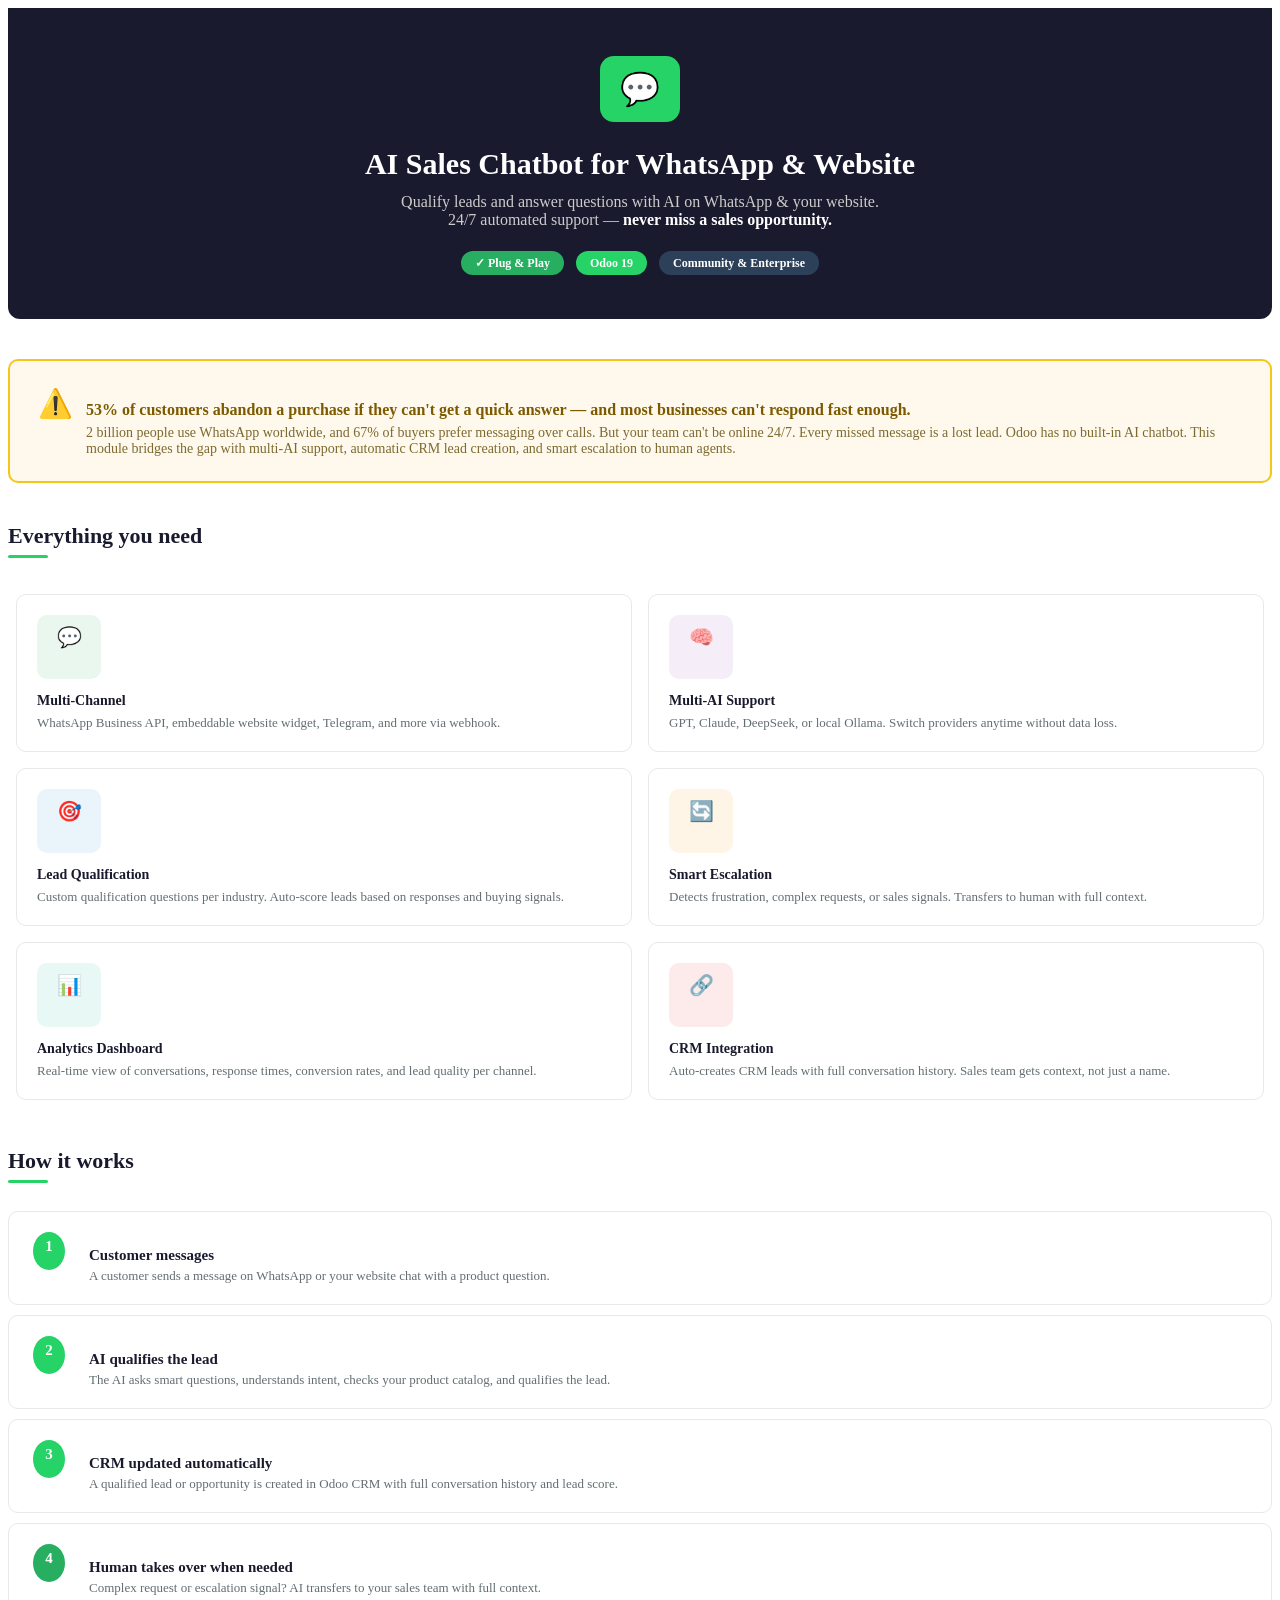
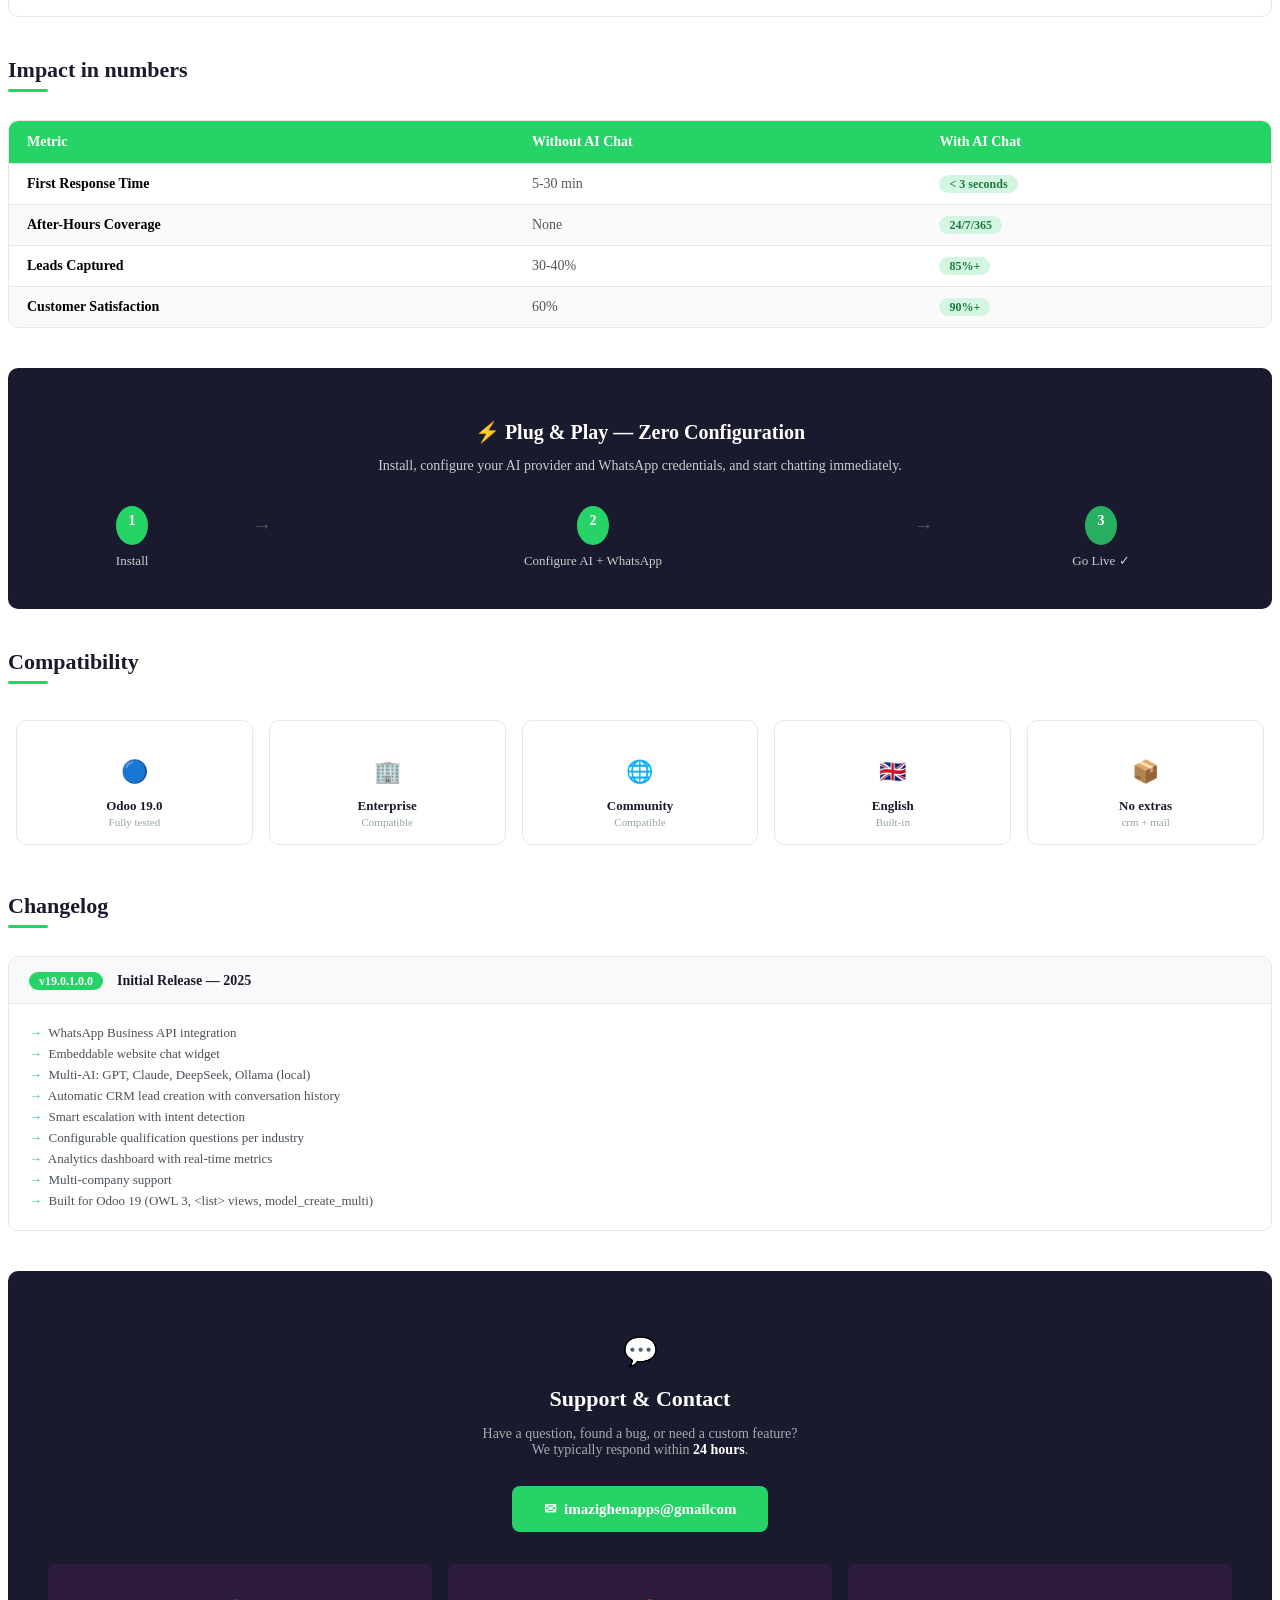
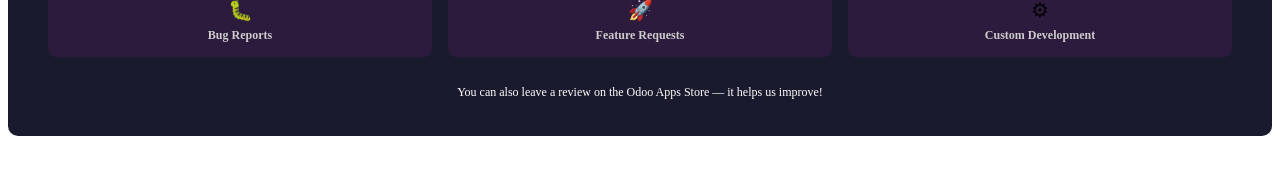
<file: vdm_ai_sales_chatbot/static/description/index.html>
<!DOCTYPE html>
<html>
<head>
    <meta charset="UTF-8">
</head>
<section style="background-color:#1a1a2e; padding:48px 32px; text-align:center; border-radius:0 0 12px 12px; margin-bottom:40px;">
    <div style="margin-bottom:16px;">
        <span style="background-color:#25D366; color:#fff; font-size:32px; padding:14px 20px; border-radius:14px; display:inline-block;">&#128172;</span>
    </div>
    <h1 style="color:#ffffff; font-size:30px; font-weight:700; margin-bottom:12px;">AI Sales Chatbot for WhatsApp &amp; Website</h1>
    <p style="color:#cccccc; font-size:16px; max-width:520px; margin:0 auto 24px;">
        Qualify leads and answer questions with AI on WhatsApp &amp; your website.<br/>
        24/7 automated support &mdash; <strong style="color:#ffffff;">never miss a sales opportunity.</strong>
    </p>
    <div>
        <span style="background-color:#27ae60; color:#fff; padding:5px 14px; border-radius:99px; font-size:12px; font-weight:600; margin:4px;">&#10003; Plug &amp; Play</span>
        <span style="background-color:#25D366; color:#fff; padding:5px 14px; border-radius:99px; font-size:12px; font-weight:600; margin:4px;">Odoo 19</span>
        <span style="background-color:#2d4059; color:#fff; padding:5px 14px; border-radius:99px; font-size:12px; font-weight:600; margin:4px;">Community &amp; Enterprise</span>
    </div>
</section>

<!-- PROBLEM -->
<section style="margin-bottom:40px;">
    <div style="background-color:#fef9ec; border:2px solid #f5c518; border-radius:10px; padding:24px 28px;">
        <table width="100%" cellpadding="0" cellspacing="0">
            <tr>
                <td width="48" style="vertical-align:top; padding-top:2px; font-size:28px;">&#9888;&#65039;</td>
                <td>
                    <p style="font-size:16px; font-weight:700; color:#7d5a00; margin-bottom:6px;">53% of customers abandon a purchase if they can't get a quick answer &mdash; and most businesses can't respond fast enough.</p>
                    <p style="font-size:14px; color:#7d6a30; margin:0;">
                        2 billion people use WhatsApp worldwide, and 67% of buyers prefer messaging over calls.
                        But your team can't be online 24/7. Every missed message is a lost lead.
                        Odoo has no built-in AI chatbot. This module bridges the gap with multi-AI support,
                        automatic CRM lead creation, and smart escalation to human agents.
                    </p>
                </td>
            </tr>
        </table>
    </div>
</section>

<!-- FEATURES -->
<section style="margin-bottom:40px;">
    <h2 style="font-size:22px; font-weight:700; color:#1a1a2e; margin-bottom:6px;">Everything you need</h2>
    <div style="width:40px; height:3px; background-color:#25D366; border-radius:2px; margin-bottom:28px;"></div>

    <table width="100%" cellpadding="8" cellspacing="0">
        <tr>
            <td width="50%" style="vertical-align:top; padding:8px;">
                <div style="border:1px solid #e8e8e8; border-radius:10px; padding:20px;">
                    <div style="background-color:#e9f7ef; border-radius:10px; width:44px; height:44px; text-align:center; font-size:20px; padding:10px; margin-bottom:12px;">&#128172;</div>
                    <p style="font-size:14px; font-weight:700; color:#1a1a2e; margin-bottom:6px;">Multi-Channel</p>
                    <p style="font-size:13px; color:#636e72; margin:0;">WhatsApp Business API, embeddable website widget, Telegram, and more via webhook.</p>
                </div>
            </td>
            <td width="50%" style="vertical-align:top; padding:8px;">
                <div style="border:1px solid #e8e8e8; border-radius:10px; padding:20px;">
                    <div style="background-color:#f5eef8; border-radius:10px; width:44px; height:44px; text-align:center; font-size:20px; padding:10px; margin-bottom:12px;">&#129504;</div>
                    <p style="font-size:14px; font-weight:700; color:#1a1a2e; margin-bottom:6px;">Multi-AI Support</p>
                    <p style="font-size:13px; color:#636e72; margin:0;">GPT, Claude, DeepSeek, or local Ollama. Switch providers anytime without data loss.</p>
                </div>
            </td>
        </tr>
        <tr>
            <td width="50%" style="vertical-align:top; padding:8px;">
                <div style="border:1px solid #e8e8e8; border-radius:10px; padding:20px;">
                    <div style="background-color:#eaf4fb; border-radius:10px; width:44px; height:44px; text-align:center; font-size:20px; padding:10px; margin-bottom:12px;">&#127919;</div>
                    <p style="font-size:14px; font-weight:700; color:#1a1a2e; margin-bottom:6px;">Lead Qualification</p>
                    <p style="font-size:13px; color:#636e72; margin:0;">Custom qualification questions per industry. Auto-score leads based on responses and buying signals.</p>
                </div>
            </td>
            <td width="50%" style="vertical-align:top; padding:8px;">
                <div style="border:1px solid #e8e8e8; border-radius:10px; padding:20px;">
                    <div style="background-color:#fef5e7; border-radius:10px; width:44px; height:44px; text-align:center; font-size:20px; padding:10px; margin-bottom:12px;">&#128260;</div>
                    <p style="font-size:14px; font-weight:700; color:#1a1a2e; margin-bottom:6px;">Smart Escalation</p>
                    <p style="font-size:13px; color:#636e72; margin:0;">Detects frustration, complex requests, or sales signals. Transfers to human with full context.</p>
                </div>
            </td>
        </tr>
        <tr>
            <td width="50%" style="vertical-align:top; padding:8px;">
                <div style="border:1px solid #e8e8e8; border-radius:10px; padding:20px;">
                    <div style="background-color:#e8f8f5; border-radius:10px; width:44px; height:44px; text-align:center; font-size:20px; padding:10px; margin-bottom:12px;">&#128202;</div>
                    <p style="font-size:14px; font-weight:700; color:#1a1a2e; margin-bottom:6px;">Analytics Dashboard</p>
                    <p style="font-size:13px; color:#636e72; margin:0;">Real-time view of conversations, response times, conversion rates, and lead quality per channel.</p>
                </div>
            </td>
            <td width="50%" style="vertical-align:top; padding:8px;">
                <div style="border:1px solid #e8e8e8; border-radius:10px; padding:20px;">
                    <div style="background-color:#fdeaea; border-radius:10px; width:44px; height:44px; text-align:center; font-size:20px; padding:10px; margin-bottom:12px;">&#128279;</div>
                    <p style="font-size:14px; font-weight:700; color:#1a1a2e; margin-bottom:6px;">CRM Integration</p>
                    <p style="font-size:13px; color:#636e72; margin:0;">Auto-creates CRM leads with full conversation history. Sales team gets context, not just a name.</p>
                </div>
            </td>
        </tr>
    </table>
</section>

<!-- HOW IT WORKS -->
<section style="margin-bottom:40px;">
    <h2 style="font-size:22px; font-weight:700; color:#1a1a2e; margin-bottom:6px;">How it works</h2>
    <div style="width:40px; height:3px; background-color:#25D366; border-radius:2px; margin-bottom:28px;"></div>

    <div style="border:1px solid #e8e8e8; border-radius:10px; padding:20px 24px; margin-bottom:10px;">
        <table width="100%" cellpadding="0" cellspacing="0">
            <tr>
                <td width="40" style="vertical-align:top;">
                    <div style="background-color:#25D366; color:#fff; width:32px; height:32px; border-radius:50%; text-align:center; font-weight:700; font-size:15px; padding-top:6px;">1</div>
                </td>
                <td style="padding-left:16px; vertical-align:top;">
                    <p style="font-size:15px; font-weight:700; color:#1a1a2e; margin-bottom:4px;">Customer messages</p>
                    <p style="font-size:13px; color:#636e72; margin:0;">A customer sends a message on WhatsApp or your website chat with a product question.</p>
                </td>
            </tr>
        </table>
    </div>

    <div style="border:1px solid #e8e8e8; border-radius:10px; padding:20px 24px; margin-bottom:10px;">
        <table width="100%" cellpadding="0" cellspacing="0">
            <tr>
                <td width="40" style="vertical-align:top;">
                    <div style="background-color:#25D366; color:#fff; width:32px; height:32px; border-radius:50%; text-align:center; font-weight:700; font-size:15px; padding-top:6px;">2</div>
                </td>
                <td style="padding-left:16px; vertical-align:top;">
                    <p style="font-size:15px; font-weight:700; color:#1a1a2e; margin-bottom:4px;">AI qualifies the lead</p>
                    <p style="font-size:13px; color:#636e72; margin:0;">The AI asks smart questions, understands intent, checks your product catalog, and qualifies the lead.</p>
                </td>
            </tr>
        </table>
    </div>

    <div style="border:1px solid #e8e8e8; border-radius:10px; padding:20px 24px; margin-bottom:10px;">
        <table width="100%" cellpadding="0" cellspacing="0">
            <tr>
                <td width="40" style="vertical-align:top;">
                    <div style="background-color:#25D366; color:#fff; width:32px; height:32px; border-radius:50%; text-align:center; font-weight:700; font-size:15px; padding-top:6px;">3</div>
                </td>
                <td style="padding-left:16px; vertical-align:top;">
                    <p style="font-size:15px; font-weight:700; color:#1a1a2e; margin-bottom:4px;">CRM updated automatically</p>
                    <p style="font-size:13px; color:#636e72; margin:0;">A qualified lead or opportunity is created in Odoo CRM with full conversation history and lead score.</p>
                </td>
            </tr>
        </table>
    </div>

    <div style="border:1px solid #e8e8e8; border-radius:10px; padding:20px 24px;">
        <table width="100%" cellpadding="0" cellspacing="0">
            <tr>
                <td width="40" style="vertical-align:top;">
                    <div style="background-color:#27ae60; color:#fff; width:32px; height:32px; border-radius:50%; text-align:center; font-weight:700; font-size:15px; padding-top:6px;">4</div>
                </td>
                <td style="padding-left:16px; vertical-align:top;">
                    <p style="font-size:15px; font-weight:700; color:#1a1a2e; margin-bottom:4px;">Human takes over when needed</p>
                    <p style="font-size:13px; color:#636e72; margin:0;">Complex request or escalation signal? AI transfers to your sales team with full context.</p>
                </td>
            </tr>
        </table>
    </div>
</section>

<!-- IMPACT TABLE -->
<section style="margin-bottom:40px;">
    <h2 style="font-size:22px; font-weight:700; color:#1a1a2e; margin-bottom:6px;">Impact in numbers</h2>
    <div style="width:40px; height:3px; background-color:#25D366; border-radius:2px; margin-bottom:28px;"></div>

    <table width="100%" cellpadding="0" cellspacing="0" style="border:1px solid #e8e8e8; border-radius:10px; overflow:hidden; font-size:14px;">
        <thead>
            <tr style="background-color:#25D366; color:#ffffff;">
                <th style="padding:13px 18px; text-align:left; font-weight:600;">Metric</th>
                <th style="padding:13px 18px; text-align:left; font-weight:600;">Without AI Chat</th>
                <th style="padding:13px 18px; text-align:left; font-weight:600;">With AI Chat</th>
            </tr>
        </thead>
        <tbody>
            <tr style="background-color:#ffffff;">
                <td style="padding:12px 18px; border-top:1px solid #e8e8e8;"><strong>First Response Time</strong></td>
                <td style="padding:12px 18px; border-top:1px solid #e8e8e8; color:#555;">5-30 min</td>
                <td style="padding:12px 18px; border-top:1px solid #e8e8e8;"><span style="background-color:#d5f5e3; color:#1a7a3e; padding:2px 10px; border-radius:99px; font-size:12px; font-weight:700;">&lt; 3 seconds</span></td>
            </tr>
            <tr style="background-color:#fafafa;">
                <td style="padding:12px 18px; border-top:1px solid #e8e8e8;"><strong>After-Hours Coverage</strong></td>
                <td style="padding:12px 18px; border-top:1px solid #e8e8e8; color:#555;">None</td>
                <td style="padding:12px 18px; border-top:1px solid #e8e8e8;"><span style="background-color:#d5f5e3; color:#1a7a3e; padding:2px 10px; border-radius:99px; font-size:12px; font-weight:700;">24/7/365</span></td>
            </tr>
            <tr style="background-color:#ffffff;">
                <td style="padding:12px 18px; border-top:1px solid #e8e8e8;"><strong>Leads Captured</strong></td>
                <td style="padding:12px 18px; border-top:1px solid #e8e8e8; color:#555;">30-40%</td>
                <td style="padding:12px 18px; border-top:1px solid #e8e8e8;"><span style="background-color:#d5f5e3; color:#1a7a3e; padding:2px 10px; border-radius:99px; font-size:12px; font-weight:700;">85%+</span></td>
            </tr>
            <tr style="background-color:#fafafa;">
                <td style="padding:12px 18px; border-top:1px solid #e8e8e8;"><strong>Customer Satisfaction</strong></td>
                <td style="padding:12px 18px; border-top:1px solid #e8e8e8; color:#555;">60%</td>
                <td style="padding:12px 18px; border-top:1px solid #e8e8e8;"><span style="background-color:#d5f5e3; color:#1a7a3e; padding:2px 10px; border-radius:99px; font-size:12px; font-weight:700;">90%+</span></td>
            </tr>
        </tbody>
    </table>
</section>

<!-- PLUG & PLAY -->
<section style="margin-bottom:40px;">
    <div style="background-color:#1a1a2e; border-radius:10px; padding:32px; text-align:center;">
        <h3 style="color:#ffffff; font-size:20px; font-weight:700; margin-bottom:8px;">&#9889; Plug &amp; Play &mdash; Zero Configuration</h3>
        <p style="color:#cccccc; font-size:14px; margin-bottom:24px;">Install, configure your AI provider and WhatsApp credentials, and start chatting immediately.</p>
        <table width="100%" cellpadding="0" cellspacing="0">
            <tr>
                <td style="text-align:center; padding:8px;">
                    <div style="background-color:#25D366; color:#fff; width:32px; height:32px; border-radius:50%; font-weight:700; font-size:14px; margin:0 auto 8px; padding-top:7px;">1</div>
                    <p style="color:#cccccc; font-size:13px; margin:0;">Install</p>
                </td>
                <td style="text-align:center; color:#555555; font-size:20px; padding-bottom:24px;">&#8594;</td>
                <td style="text-align:center; padding:8px;">
                    <div style="background-color:#25D366; color:#fff; width:32px; height:32px; border-radius:50%; font-weight:700; font-size:14px; margin:0 auto 8px; padding-top:7px;">2</div>
                    <p style="color:#cccccc; font-size:13px; margin:0;">Configure AI + WhatsApp</p>
                </td>
                <td style="text-align:center; color:#555555; font-size:20px; padding-bottom:24px;">&#8594;</td>
                <td style="text-align:center; padding:8px;">
                    <div style="background-color:#27ae60; color:#fff; width:32px; height:32px; border-radius:50%; font-weight:700; font-size:14px; margin:0 auto 8px; padding-top:7px;">3</div>
                    <p style="color:#cccccc; font-size:13px; margin:0;">Go Live &#10003;</p>
                </td>
            </tr>
        </table>
    </div>
</section>

<!-- COMPATIBILITY -->
<section style="margin-bottom:40px;">
    <h2 style="font-size:22px; font-weight:700; color:#1a1a2e; margin-bottom:6px;">Compatibility</h2>
    <div style="width:40px; height:3px; background-color:#25D366; border-radius:2px; margin-bottom:28px;"></div>

    <table width="100%" cellpadding="8" cellspacing="0">
        <tr>
            <td width="16%" style="padding:8px;">
                <div style="border:1px solid #e8e8e8; border-radius:10px; padding:16px; text-align:center;">
                    <p style="font-size:22px; margin-bottom:6px;">&#128309;</p>
                    <p style="font-size:13px; font-weight:600; color:#1a1a2e; margin-bottom:2px;">Odoo 19.0</p>
                    <p style="font-size:11px; color:#95a5a6; margin:0;">Fully tested</p>
                </div>
            </td>
            <td width="16%" style="padding:8px;">
                <div style="border:1px solid #e8e8e8; border-radius:10px; padding:16px; text-align:center;">
                    <p style="font-size:22px; margin-bottom:6px;">&#127970;</p>
                    <p style="font-size:13px; font-weight:600; color:#1a1a2e; margin-bottom:2px;">Enterprise</p>
                    <p style="font-size:11px; color:#95a5a6; margin:0;">Compatible</p>
                </div>
            </td>
            <td width="16%" style="padding:8px;">
                <div style="border:1px solid #e8e8e8; border-radius:10px; padding:16px; text-align:center;">
                    <p style="font-size:22px; margin-bottom:6px;">&#127760;</p>
                    <p style="font-size:13px; font-weight:600; color:#1a1a2e; margin-bottom:2px;">Community</p>
                    <p style="font-size:11px; color:#95a5a6; margin:0;">Compatible</p>
                </div>
            </td>
            <td width="16%" style="padding:8px;">
                <div style="border:1px solid #e8e8e8; border-radius:10px; padding:16px; text-align:center;">
                    <p style="font-size:22px; margin-bottom:6px;">&#127468;&#127463;</p>
                    <p style="font-size:13px; font-weight:600; color:#1a1a2e; margin-bottom:2px;">English</p>
                    <p style="font-size:11px; color:#95a5a6; margin:0;">Built-in</p>
                </div>
            </td>
            <td width="16%" style="padding:8px;">
                <div style="border:1px solid #e8e8e8; border-radius:10px; padding:16px; text-align:center;">
                    <p style="font-size:22px; margin-bottom:6px;">&#128230;</p>
                    <p style="font-size:13px; font-weight:600; color:#1a1a2e; margin-bottom:2px;">No extras</p>
                    <p style="font-size:11px; color:#95a5a6; margin:0;">crm + mail</p>
                </div>
            </td>
        </tr>
    </table>
</section>

<!-- CHANGELOG -->
<section style="margin-bottom:40px;">
    <h2 style="font-size:22px; font-weight:700; color:#1a1a2e; margin-bottom:6px;">Changelog</h2>
    <div style="width:40px; height:3px; background-color:#25D366; border-radius:2px; margin-bottom:28px;"></div>

    <div style="border:1px solid #e8e8e8; border-radius:10px; overflow:hidden;">
        <div style="background-color:#f8f9fa; padding:14px 20px; border-bottom:1px solid #e8e8e8;">
            <span style="background-color:#25D366; color:#fff; padding:2px 10px; border-radius:99px; font-size:12px; font-weight:600; margin-right:10px;">v19.0.1.0.0</span>
            <span style="font-size:14px; font-weight:600; color:#1a1a2e;">Initial Release &mdash; 2025</span>
        </div>
        <div style="padding:16px 20px;">
            <p style="font-size:13px; color:#495057; margin:5px 0;"><strong style="color:#25D366;">&#8594;</strong> &nbsp;WhatsApp Business API integration</p>
            <p style="font-size:13px; color:#495057; margin:5px 0;"><strong style="color:#25D366;">&#8594;</strong> &nbsp;Embeddable website chat widget</p>
            <p style="font-size:13px; color:#495057; margin:5px 0;"><strong style="color:#25D366;">&#8594;</strong> &nbsp;Multi-AI: GPT, Claude, DeepSeek, Ollama (local)</p>
            <p style="font-size:13px; color:#495057; margin:5px 0;"><strong style="color:#25D366;">&#8594;</strong> &nbsp;Automatic CRM lead creation with conversation history</p>
            <p style="font-size:13px; color:#495057; margin:5px 0;"><strong style="color:#25D366;">&#8594;</strong> &nbsp;Smart escalation with intent detection</p>
            <p style="font-size:13px; color:#495057; margin:5px 0;"><strong style="color:#25D366;">&#8594;</strong> &nbsp;Configurable qualification questions per industry</p>
            <p style="font-size:13px; color:#495057; margin:5px 0;"><strong style="color:#25D366;">&#8594;</strong> &nbsp;Analytics dashboard with real-time metrics</p>
            <p style="font-size:13px; color:#495057; margin:5px 0;"><strong style="color:#25D366;">&#8594;</strong> &nbsp;Multi-company support</p>
            <p style="font-size:13px; color:#495057; margin:5px 0;"><strong style="color:#25D366;">&#8594;</strong> &nbsp;Built for Odoo 19 (OWL 3, &lt;list&gt; views, model_create_multi)</p>
        </div>
    </div>
</section>

<!-- SUPPORT -->
<section style="margin-bottom:40px;">
    <div style="background-color:#1a1a2e; border-radius:10px; padding:36px 32px; text-align:center;">
        <p style="font-size:28px; margin-bottom:12px;">&#128172;</p>
        <h2 style="color:#ffffff; font-size:22px; font-weight:700; margin-bottom:8px;">Support &amp; Contact</h2>
        <p style="color:#aaaaaa; font-size:14px; margin-bottom:28px;">
            Have a question, found a bug, or need a custom feature?<br/>
            We typically respond within <strong style="color:#ffffff;">24 hours</strong>.
        </p>
        <div style="margin-bottom:24px;">
            <a href="mailto:imazighenapps@gmailcom"
               style="background-color:#25D366; color:#ffffff; font-size:15px; font-weight:700; padding:14px 32px; border-radius:8px; text-decoration:none; display:inline-block;">
                &#9993; &nbsp;imazighenapps@gmailcom
            </a>
        </div>
        <table width="100%" cellpadding="0" cellspacing="0">
            <tr>
                <td width="33%" style="text-align:center; padding:8px;">
                    <div style="background-color:#2d1b3d; border-radius:8px; padding:14px 10px;">
                        <p style="font-size:20px; margin-bottom:6px;">&#128027;</p>
                        <p style="color:#cccccc; font-size:12px; font-weight:600; margin:0;">Bug Reports</p>
                    </div>
                </td>
                <td width="33%" style="text-align:center; padding:8px;">
                    <div style="background-color:#2d1b3d; border-radius:8px; padding:14px 10px;">
                        <p style="font-size:20px; margin-bottom:6px;">&#128640;</p>
                        <p style="color:#cccccc; font-size:12px; font-weight:600; margin:0;">Feature Requests</p>
                    </div>
                </td>
                <td width="33%" style="text-align:center; padding:8px;">
                    <div style="background-color:#2d1b3d; border-radius:8px; padding:14px 10px;">
                        <p style="font-size:20px; margin-bottom:6px;">&#9881;</p>
                        <p style="color:#cccccc; font-size:12px; font-weight:600; margin:0;">Custom Development</p>
                    </div>
                </td>
            </tr>
        </table>
        <p style="color:#ffffff; font-size:12px; margin-top:20px; margin-bottom:0;">
            You can also leave a review on the Odoo Apps Store &mdash; it helps us improve!
        </p>
    </div>
</section>
</file>
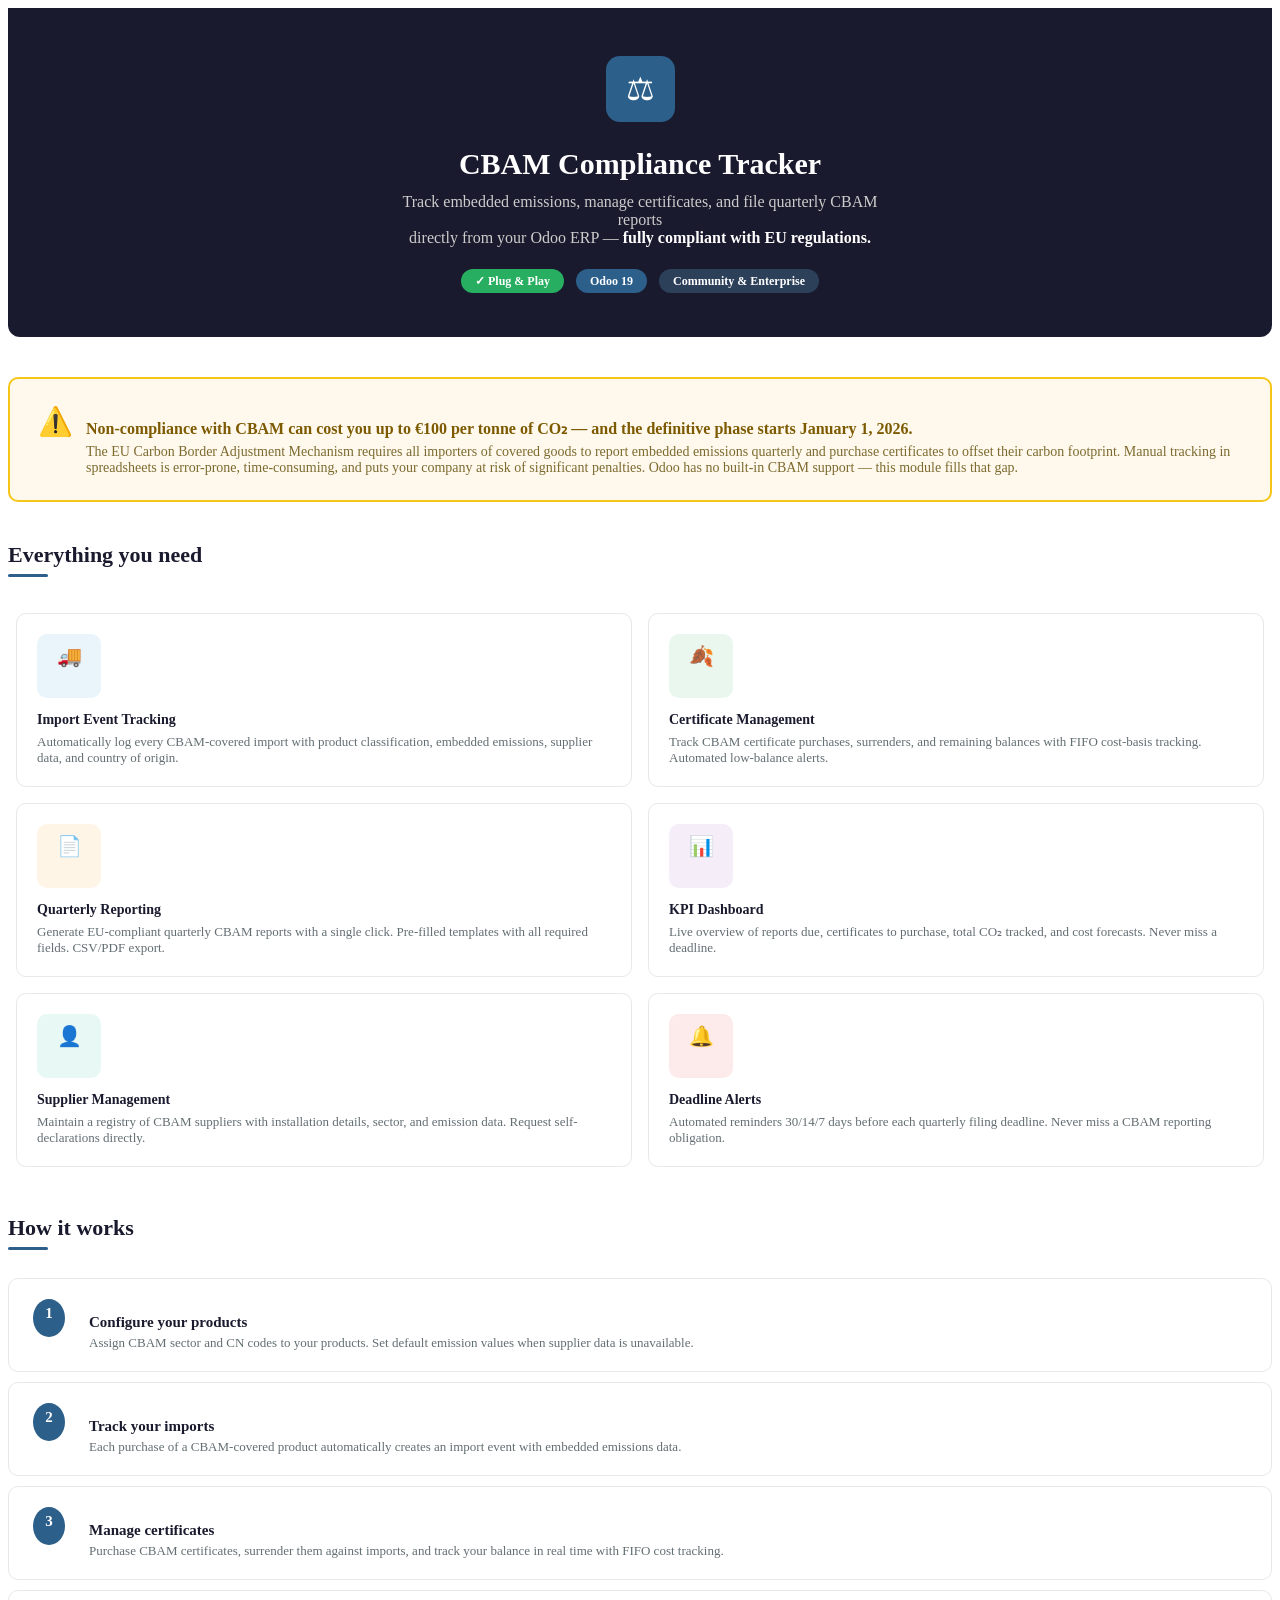
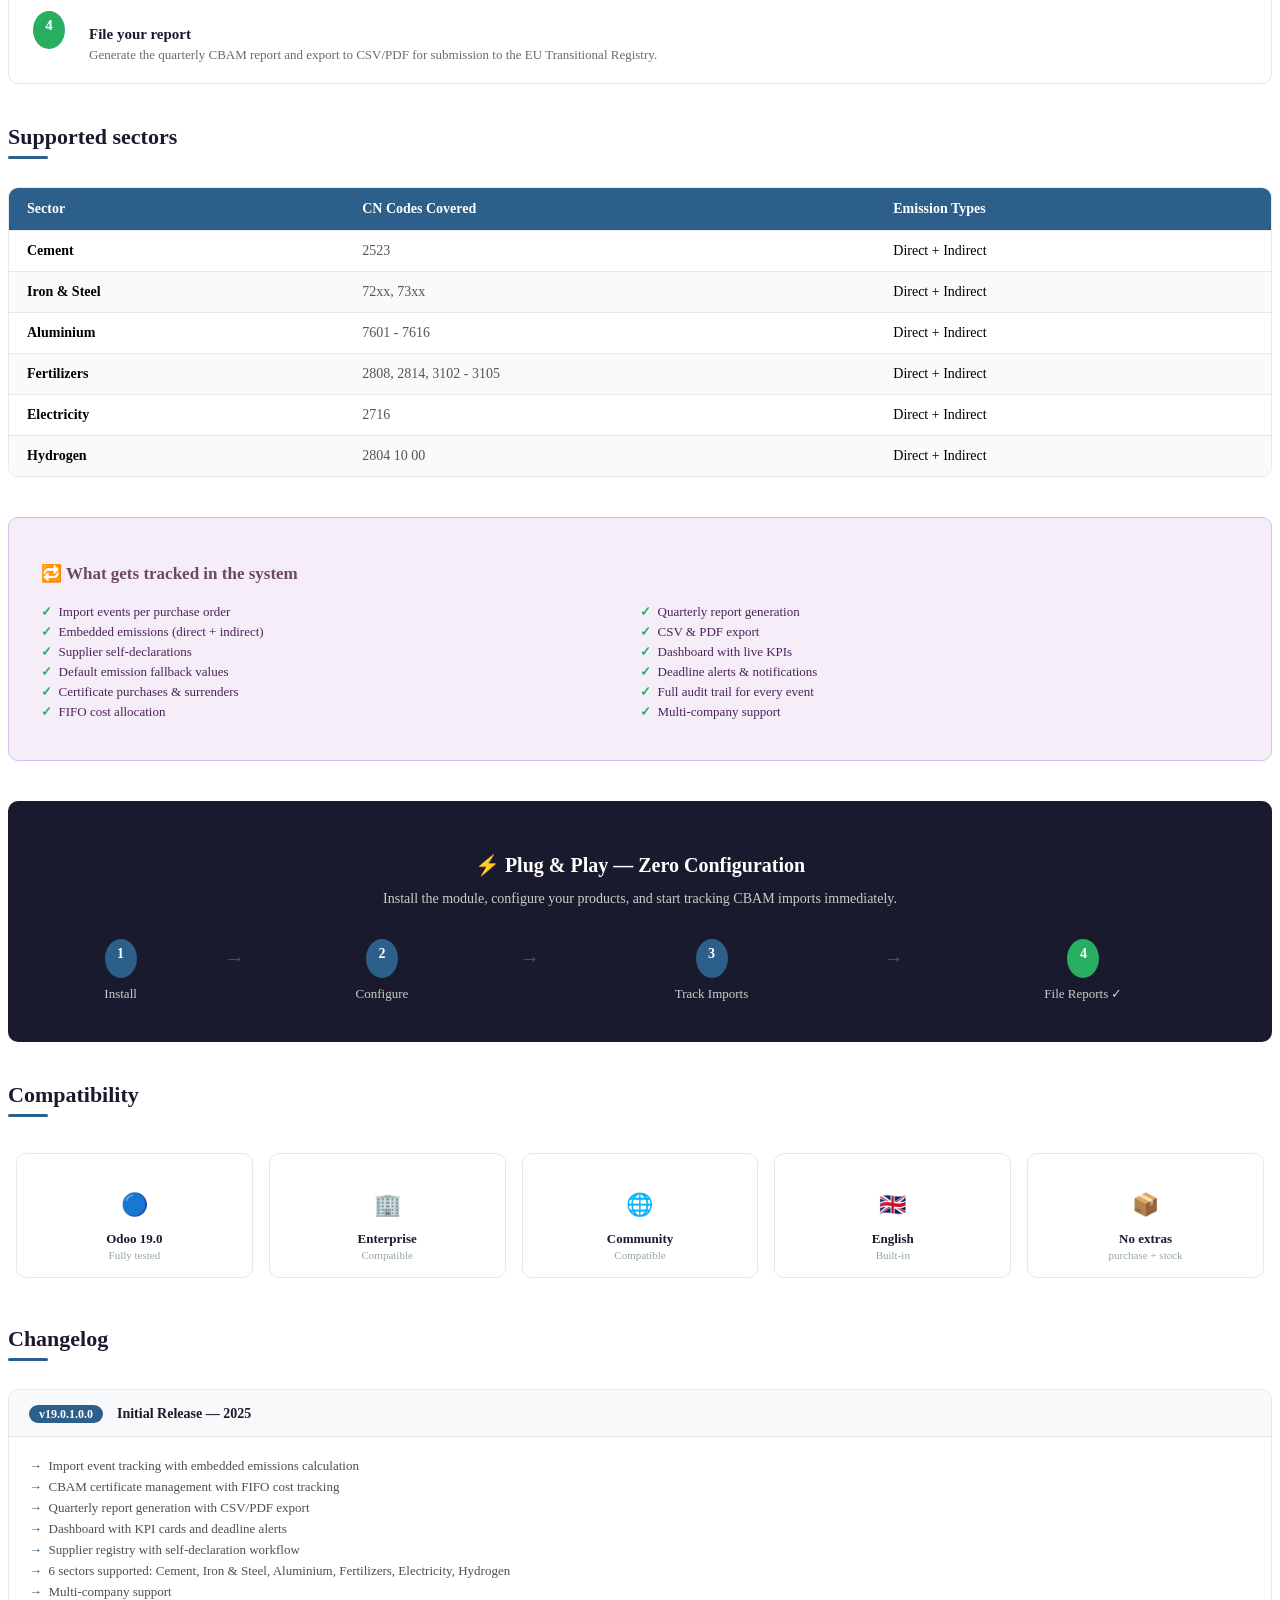
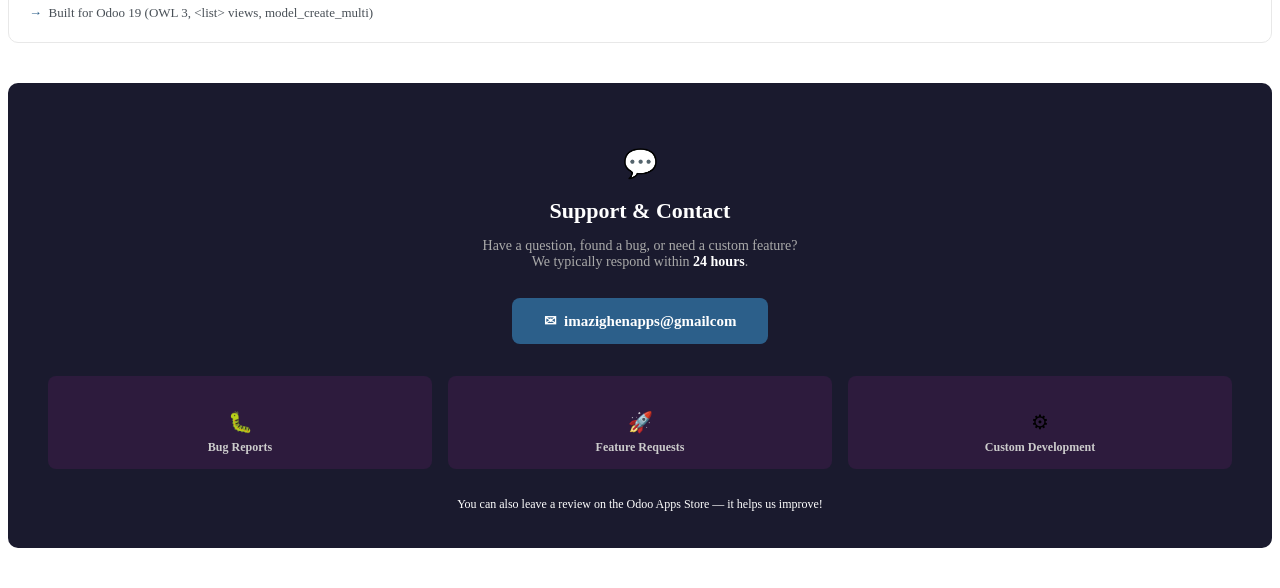
<file: vdm_cbam_compliance/static/description/index.html>
<!DOCTYPE html>
<html>
<head>
    <meta charset="UTF-8">
</head>
<section style="background-color:#1a1a2e; padding:48px 32px; text-align:center; border-radius:0 0 12px 12px; margin-bottom:40px;">
    <div style="margin-bottom:16px;">
        <span style="background-color:#2C5F8A; color:#fff; font-size:32px; padding:14px 20px; border-radius:14px; display:inline-block;">&#9878;</span>
    </div>
    <h1 style="color:#ffffff; font-size:30px; font-weight:700; margin-bottom:12px;">CBAM Compliance Tracker</h1>
    <p style="color:#cccccc; font-size:16px; max-width:520px; margin:0 auto 24px;">
        Track embedded emissions, manage certificates, and file quarterly CBAM reports<br/>
        directly from your Odoo ERP &mdash; <strong style="color:#ffffff;">fully compliant with EU regulations.</strong>
    </p>
    <div>
        <span style="background-color:#27ae60; color:#fff; padding:5px 14px; border-radius:99px; font-size:12px; font-weight:600; margin:4px;">&#10003; Plug &amp; Play</span>
        <span style="background-color:#2C5F8A; color:#fff; padding:5px 14px; border-radius:99px; font-size:12px; font-weight:600; margin:4px;">Odoo 19</span>
        <span style="background-color:#2d4059; color:#fff; padding:5px 14px; border-radius:99px; font-size:12px; font-weight:600; margin:4px;">Community &amp; Enterprise</span>
    </div>
</section>

<!-- PROBLEM -->
<section style="margin-bottom:40px;">
    <div style="background-color:#fef9ec; border:2px solid #f5c518; border-radius:10px; padding:24px 28px;">
        <table width="100%" cellpadding="0" cellspacing="0">
            <tr>
                <td width="48" style="vertical-align:top; padding-top:2px; font-size:28px;">&#9888;&#65039;</td>
                <td>
                    <p style="font-size:16px; font-weight:700; color:#7d5a00; margin-bottom:6px;">Non-compliance with CBAM can cost you up to &#8364;100 per tonne of CO&#8322; &mdash; and the definitive phase starts January 1, 2026.</p>
                    <p style="font-size:14px; color:#7d6a30; margin:0;">
                        The EU Carbon Border Adjustment Mechanism requires all importers of covered goods to report
                        embedded emissions quarterly and purchase certificates to offset their carbon footprint.
                        Manual tracking in spreadsheets is error-prone, time-consuming, and puts your company at
                        risk of significant penalties. Odoo has no built-in CBAM support &mdash; this module fills that gap.
                    </p>
                </td>
            </tr>
        </table>
    </div>
</section>

<!-- FEATURES -->
<section style="margin-bottom:40px;">
    <h2 style="font-size:22px; font-weight:700; color:#1a1a2e; margin-bottom:6px;">Everything you need</h2>
    <div style="width:40px; height:3px; background-color:#2C5F8A; border-radius:2px; margin-bottom:28px;"></div>

    <table width="100%" cellpadding="8" cellspacing="0">
        <tr>
            <td width="50%" style="vertical-align:top; padding:8px;">
                <div style="border:1px solid #e8e8e8; border-radius:10px; padding:20px;">
                    <div style="background-color:#eaf4fb; border-radius:10px; width:44px; height:44px; text-align:center; font-size:20px; padding:10px; margin-bottom:12px;">&#128666;</div>
                    <p style="font-size:14px; font-weight:700; color:#1a1a2e; margin-bottom:6px;">Import Event Tracking</p>
                    <p style="font-size:13px; color:#636e72; margin:0;">Automatically log every CBAM-covered import with product classification, embedded emissions, supplier data, and country of origin.</p>
                </div>
            </td>
            <td width="50%" style="vertical-align:top; padding:8px;">
                <div style="border:1px solid #e8e8e8; border-radius:10px; padding:20px;">
                    <div style="background-color:#e9f7ef; border-radius:10px; width:44px; height:44px; text-align:center; font-size:20px; padding:10px; margin-bottom:12px;">&#127810;</div>
                    <p style="font-size:14px; font-weight:700; color:#1a1a2e; margin-bottom:6px;">Certificate Management</p>
                    <p style="font-size:13px; color:#636e72; margin:0;">Track CBAM certificate purchases, surrenders, and remaining balances with FIFO cost-basis tracking. Automated low-balance alerts.</p>
                </div>
            </td>
        </tr>
        <tr>
            <td width="50%" style="vertical-align:top; padding:8px;">
                <div style="border:1px solid #e8e8e8; border-radius:10px; padding:20px;">
                    <div style="background-color:#fef5e7; border-radius:10px; width:44px; height:44px; text-align:center; font-size:20px; padding:10px; margin-bottom:12px;">&#128196;</div>
                    <p style="font-size:14px; font-weight:700; color:#1a1a2e; margin-bottom:6px;">Quarterly Reporting</p>
                    <p style="font-size:13px; color:#636e72; margin:0;">Generate EU-compliant quarterly CBAM reports with a single click. Pre-filled templates with all required fields. CSV/PDF export.</p>
                </div>
            </td>
            <td width="50%" style="vertical-align:top; padding:8px;">
                <div style="border:1px solid #e8e8e8; border-radius:10px; padding:20px;">
                    <div style="background-color:#f5eef8; border-radius:10px; width:44px; height:44px; text-align:center; font-size:20px; padding:10px; margin-bottom:12px;">&#128202;</div>
                    <p style="font-size:14px; font-weight:700; color:#1a1a2e; margin-bottom:6px;">KPI Dashboard</p>
                    <p style="font-size:13px; color:#636e72; margin:0;">Live overview of reports due, certificates to purchase, total CO&#8322; tracked, and cost forecasts. Never miss a deadline.</p>
                </div>
            </td>
        </tr>
        <tr>
            <td width="50%" style="vertical-align:top; padding:8px;">
                <div style="border:1px solid #e8e8e8; border-radius:10px; padding:20px;">
                    <div style="background-color:#e8f8f5; border-radius:10px; width:44px; height:44px; text-align:center; font-size:20px; padding:10px; margin-bottom:12px;">&#128100;</div>
                    <p style="font-size:14px; font-weight:700; color:#1a1a2e; margin-bottom:6px;">Supplier Management</p>
                    <p style="font-size:13px; color:#636e72; margin:0;">Maintain a registry of CBAM suppliers with installation details, sector, and emission data. Request self-declarations directly.</p>
                </div>
            </td>
            <td width="50%" style="vertical-align:top; padding:8px;">
                <div style="border:1px solid #e8e8e8; border-radius:10px; padding:20px;">
                    <div style="background-color:#fdeaea; border-radius:10px; width:44px; height:44px; text-align:center; font-size:20px; padding:10px; margin-bottom:12px;">&#128276;</div>
                    <p style="font-size:14px; font-weight:700; color:#1a1a2e; margin-bottom:6px;">Deadline Alerts</p>
                    <p style="font-size:13px; color:#636e72; margin:0;">Automated reminders 30/14/7 days before each quarterly filing deadline. Never miss a CBAM reporting obligation.</p>
                </div>
            </td>
        </tr>
    </table>
</section>

<!-- HOW IT WORKS -->
<section style="margin-bottom:40px;">
    <h2 style="font-size:22px; font-weight:700; color:#1a1a2e; margin-bottom:6px;">How it works</h2>
    <div style="width:40px; height:3px; background-color:#2C5F8A; border-radius:2px; margin-bottom:28px;"></div>

    <div style="border:1px solid #e8e8e8; border-radius:10px; padding:20px 24px; margin-bottom:10px;">
        <table width="100%" cellpadding="0" cellspacing="0">
            <tr>
                <td width="40" style="vertical-align:top;">
                    <div style="background-color:#2C5F8A; color:#fff; width:32px; height:32px; border-radius:50%; text-align:center; font-weight:700; font-size:15px; padding-top:6px;">1</div>
                </td>
                <td style="padding-left:16px; vertical-align:top;">
                    <p style="font-size:15px; font-weight:700; color:#1a1a2e; margin-bottom:4px;">Configure your products</p>
                    <p style="font-size:13px; color:#636e72; margin:0;">Assign CBAM sector and CN codes to your products. Set default emission values when supplier data is unavailable.</p>
                </td>
            </tr>
        </table>
    </div>

    <div style="border:1px solid #e8e8e8; border-radius:10px; padding:20px 24px; margin-bottom:10px;">
        <table width="100%" cellpadding="0" cellspacing="0">
            <tr>
                <td width="40" style="vertical-align:top;">
                    <div style="background-color:#2C5F8A; color:#fff; width:32px; height:32px; border-radius:50%; text-align:center; font-weight:700; font-size:15px; padding-top:6px;">2</div>
                </td>
                <td style="padding-left:16px; vertical-align:top;">
                    <p style="font-size:15px; font-weight:700; color:#1a1a2e; margin-bottom:4px;">Track your imports</p>
                    <p style="font-size:13px; color:#636e72; margin:0;">Each purchase of a CBAM-covered product automatically creates an import event with embedded emissions data.</p>
                </td>
            </tr>
        </table>
    </div>

    <div style="border:1px solid #e8e8e8; border-radius:10px; padding:20px 24px; margin-bottom:10px;">
        <table width="100%" cellpadding="0" cellspacing="0">
            <tr>
                <td width="40" style="vertical-align:top;">
                    <div style="background-color:#2C5F8A; color:#fff; width:32px; height:32px; border-radius:50%; text-align:center; font-weight:700; font-size:15px; padding-top:6px;">3</div>
                </td>
                <td style="padding-left:16px; vertical-align:top;">
                    <p style="font-size:15px; font-weight:700; color:#1a1a2e; margin-bottom:4px;">Manage certificates</p>
                    <p style="font-size:13px; color:#636e72; margin:0;">Purchase CBAM certificates, surrender them against imports, and track your balance in real time with FIFO cost tracking.</p>
                </td>
            </tr>
        </table>
    </div>

    <div style="border:1px solid #e8e8e8; border-radius:10px; padding:20px 24px;">
        <table width="100%" cellpadding="0" cellspacing="0">
            <tr>
                <td width="40" style="vertical-align:top;">
                    <div style="background-color:#27ae60; color:#fff; width:32px; height:32px; border-radius:50%; text-align:center; font-weight:700; font-size:15px; padding-top:6px;">4</div>
                </td>
                <td style="padding-left:16px; vertical-align:top;">
                    <p style="font-size:15px; font-weight:700; color:#1a1a2e; margin-bottom:4px;">File your report</p>
                    <p style="font-size:13px; color:#636e72; margin:0;">Generate the quarterly CBAM report and export to CSV/PDF for submission to the EU Transitional Registry.</p>
                </td>
            </tr>
        </table>
    </div>
</section>

<!-- SECTORS TABLE -->
<section style="margin-bottom:40px;">
    <h2 style="font-size:22px; font-weight:700; color:#1a1a2e; margin-bottom:6px;">Supported sectors</h2>
    <div style="width:40px; height:3px; background-color:#2C5F8A; border-radius:2px; margin-bottom:28px;"></div>

    <table width="100%" cellpadding="0" cellspacing="0" style="border:1px solid #e8e8e8; border-radius:10px; overflow:hidden; font-size:14px;">
        <thead>
            <tr style="background-color:#2C5F8A; color:#ffffff;">
                <th style="padding:13px 18px; text-align:left; font-weight:600;">Sector</th>
                <th style="padding:13px 18px; text-align:left; font-weight:600;">CN Codes Covered</th>
                <th style="padding:13px 18px; text-align:left; font-weight:600;">Emission Types</th>
            </tr>
        </thead>
        <tbody>
            <tr style="background-color:#ffffff;">
                <td style="padding:12px 18px; border-top:1px solid #e8e8e8;"><strong>Cement</strong></td>
                <td style="padding:12px 18px; border-top:1px solid #e8e8e8; color:#555;">2523</td>
                <td style="padding:12px 18px; border-top:1px solid #e8e8e8;">Direct + Indirect</td>
            </tr>
            <tr style="background-color:#fafafa;">
                <td style="padding:12px 18px; border-top:1px solid #e8e8e8;"><strong>Iron &amp; Steel</strong></td>
                <td style="padding:12px 18px; border-top:1px solid #e8e8e8; color:#555;">72xx, 73xx</td>
                <td style="padding:12px 18px; border-top:1px solid #e8e8e8;">Direct + Indirect</td>
            </tr>
            <tr style="background-color:#ffffff;">
                <td style="padding:12px 18px; border-top:1px solid #e8e8e8;"><strong>Aluminium</strong></td>
                <td style="padding:12px 18px; border-top:1px solid #e8e8e8; color:#555;">7601 - 7616</td>
                <td style="padding:12px 18px; border-top:1px solid #e8e8e8;">Direct + Indirect</td>
            </tr>
            <tr style="background-color:#fafafa;">
                <td style="padding:12px 18px; border-top:1px solid #e8e8e8;"><strong>Fertilizers</strong></td>
                <td style="padding:12px 18px; border-top:1px solid #e8e8e8; color:#555;">2808, 2814, 3102 - 3105</td>
                <td style="padding:12px 18px; border-top:1px solid #e8e8e8;">Direct + Indirect</td>
            </tr>
            <tr style="background-color:#ffffff;">
                <td style="padding:12px 18px; border-top:1px solid #e8e8e8;"><strong>Electricity</strong></td>
                <td style="padding:12px 18px; border-top:1px solid #e8e8e8; color:#555;">2716</td>
                <td style="padding:12px 18px; border-top:1px solid #e8e8e8;">Direct + Indirect</td>
            </tr>
            <tr style="background-color:#fafafa;">
                <td style="padding:12px 18px; border-top:1px solid #e8e8e8;"><strong>Hydrogen</strong></td>
                <td style="padding:12px 18px; border-top:1px solid #e8e8e8; color:#555;">2804 10 00</td>
                <td style="padding:12px 18px; border-top:1px solid #e8e8e8;">Direct + Indirect</td>
            </tr>
        </tbody>
    </table>
</section>

<!-- WHAT TRACKED -->
<section style="margin-bottom:40px;">
    <div style="background-color:#f5eef8; border:1px solid #d7bce8; border-radius:10px; padding:28px 32px;">
        <h3 style="font-size:17px; font-weight:700; color:#6d4864; margin-bottom:16px;">&#128257; What gets tracked in the system</h3>
        <table width="100%" cellpadding="0" cellspacing="0">
            <tr>
                <td width="50%" style="vertical-align:top; padding-bottom:8px;">
                    <p style="font-size:13px; color:#4a235a; margin:4px 0;"><strong style="color:#27ae60;">&#10003;</strong> &nbsp;Import events per purchase order</p>
                    <p style="font-size:13px; color:#4a235a; margin:4px 0;"><strong style="color:#27ae60;">&#10003;</strong> &nbsp;Embedded emissions (direct + indirect)</p>
                    <p style="font-size:13px; color:#4a235a; margin:4px 0;"><strong style="color:#27ae60;">&#10003;</strong> &nbsp;Supplier self-declarations</p>
                    <p style="font-size:13px; color:#4a235a; margin:4px 0;"><strong style="color:#27ae60;">&#10003;</strong> &nbsp;Default emission fallback values</p>
                    <p style="font-size:13px; color:#4a235a; margin:4px 0;"><strong style="color:#27ae60;">&#10003;</strong> &nbsp;Certificate purchases &amp; surrenders</p>
                    <p style="font-size:13px; color:#4a235a; margin:4px 0;"><strong style="color:#27ae60;">&#10003;</strong> &nbsp;FIFO cost allocation</p>
                </td>
                <td width="50%" style="vertical-align:top; padding-bottom:8px;">
                    <p style="font-size:13px; color:#4a235a; margin:4px 0;"><strong style="color:#27ae60;">&#10003;</strong> &nbsp;Quarterly report generation</p>
                    <p style="font-size:13px; color:#4a235a; margin:4px 0;"><strong style="color:#27ae60;">&#10003;</strong> &nbsp;CSV &amp; PDF export</p>
                    <p style="font-size:13px; color:#4a235a; margin:4px 0;"><strong style="color:#27ae60;">&#10003;</strong> &nbsp;Dashboard with live KPIs</p>
                    <p style="font-size:13px; color:#4a235a; margin:4px 0;"><strong style="color:#27ae60;">&#10003;</strong> &nbsp;Deadline alerts &amp; notifications</p>
                    <p style="font-size:13px; color:#4a235a; margin:4px 0;"><strong style="color:#27ae60;">&#10003;</strong> &nbsp;Full audit trail for every event</p>
                    <p style="font-size:13px; color:#4a235a; margin:4px 0;"><strong style="color:#27ae60;">&#10003;</strong> &nbsp;Multi-company support</p>
                </td>
            </tr>
        </table>
    </div>
</section>

<!-- PLUG & PLAY -->
<section style="margin-bottom:40px;">
    <div style="background-color:#1a1a2e; border-radius:10px; padding:32px; text-align:center;">
        <h3 style="color:#ffffff; font-size:20px; font-weight:700; margin-bottom:8px;">&#9889; Plug &amp; Play &mdash; Zero Configuration</h3>
        <p style="color:#cccccc; font-size:14px; margin-bottom:24px;">Install the module, configure your products, and start tracking CBAM imports immediately.</p>
        <table width="100%" cellpadding="0" cellspacing="0">
            <tr>
                <td style="text-align:center; padding:8px;">
                    <div style="background-color:#2C5F8A; color:#fff; width:32px; height:32px; border-radius:50%; font-weight:700; font-size:14px; margin:0 auto 8px; padding-top:7px;">1</div>
                    <p style="color:#cccccc; font-size:13px; margin:0;">Install</p>
                </td>
                <td style="text-align:center; color:#555555; font-size:20px; padding-bottom:24px;">&#8594;</td>
                <td style="text-align:center; padding:8px;">
                    <div style="background-color:#2C5F8A; color:#fff; width:32px; height:32px; border-radius:50%; font-weight:700; font-size:14px; margin:0 auto 8px; padding-top:7px;">2</div>
                    <p style="color:#cccccc; font-size:13px; margin:0;">Configure</p>
                </td>
                <td style="text-align:center; color:#555555; font-size:20px; padding-bottom:24px;">&#8594;</td>
                <td style="text-align:center; padding:8px;">
                    <div style="background-color:#2C5F8A; color:#fff; width:32px; height:32px; border-radius:50%; font-weight:700; font-size:14px; margin:0 auto 8px; padding-top:7px;">3</div>
                    <p style="color:#cccccc; font-size:13px; margin:0;">Track Imports</p>
                </td>
                <td style="text-align:center; color:#555555; font-size:20px; padding-bottom:24px;">&#8594;</td>
                <td style="text-align:center; padding:8px;">
                    <div style="background-color:#27ae60; color:#fff; width:32px; height:32px; border-radius:50%; font-weight:700; font-size:14px; margin:0 auto 8px; padding-top:7px;">4</div>
                    <p style="color:#cccccc; font-size:13px; margin:0;">File Reports &#10003;</p>
                </td>
            </tr>
        </table>
    </div>
</section>

<!-- COMPATIBILITY -->
<section style="margin-bottom:40px;">
    <h2 style="font-size:22px; font-weight:700; color:#1a1a2e; margin-bottom:6px;">Compatibility</h2>
    <div style="width:40px; height:3px; background-color:#2C5F8A; border-radius:2px; margin-bottom:28px;"></div>

    <table width="100%" cellpadding="8" cellspacing="0">
        <tr>
            <td width="16%" style="padding:8px;">
                <div style="border:1px solid #e8e8e8; border-radius:10px; padding:16px; text-align:center;">
                    <p style="font-size:22px; margin-bottom:6px;">&#128309;</p>
                    <p style="font-size:13px; font-weight:600; color:#1a1a2e; margin-bottom:2px;">Odoo 19.0</p>
                    <p style="font-size:11px; color:#95a5a6; margin:0;">Fully tested</p>
                </div>
            </td>
            <td width="16%" style="padding:8px;">
                <div style="border:1px solid #e8e8e8; border-radius:10px; padding:16px; text-align:center;">
                    <p style="font-size:22px; margin-bottom:6px;">&#127970;</p>
                    <p style="font-size:13px; font-weight:600; color:#1a1a2e; margin-bottom:2px;">Enterprise</p>
                    <p style="font-size:11px; color:#95a5a6; margin:0;">Compatible</p>
                </div>
            </td>
            <td width="16%" style="padding:8px;">
                <div style="border:1px solid #e8e8e8; border-radius:10px; padding:16px; text-align:center;">
                    <p style="font-size:22px; margin-bottom:6px;">&#127760;</p>
                    <p style="font-size:13px; font-weight:600; color:#1a1a2e; margin-bottom:2px;">Community</p>
                    <p style="font-size:11px; color:#95a5a6; margin:0;">Compatible</p>
                </div>
            </td>
            <td width="16%" style="padding:8px;">
                <div style="border:1px solid #e8e8e8; border-radius:10px; padding:16px; text-align:center;">
                    <p style="font-size:22px; margin-bottom:6px;">&#127468;&#127463;</p>
                    <p style="font-size:13px; font-weight:600; color:#1a1a2e; margin-bottom:2px;">English</p>
                    <p style="font-size:11px; color:#95a5a6; margin:0;">Built-in</p>
                </div>
            </td>
            <td width="16%" style="padding:8px;">
                <div style="border:1px solid #e8e8e8; border-radius:10px; padding:16px; text-align:center;">
                    <p style="font-size:22px; margin-bottom:6px;">&#128230;</p>
                    <p style="font-size:13px; font-weight:600; color:#1a1a2e; margin-bottom:2px;">No extras</p>
                    <p style="font-size:11px; color:#95a5a6; margin:0;">purchase + stock</p>
                </div>
            </td>
        </tr>
    </table>
</section>

<!-- CHANGELOG -->
<section style="margin-bottom:40px;">
    <h2 style="font-size:22px; font-weight:700; color:#1a1a2e; margin-bottom:6px;">Changelog</h2>
    <div style="width:40px; height:3px; background-color:#2C5F8A; border-radius:2px; margin-bottom:28px;"></div>

    <div style="border:1px solid #e8e8e8; border-radius:10px; overflow:hidden;">
        <div style="background-color:#f8f9fa; padding:14px 20px; border-bottom:1px solid #e8e8e8;">
            <span style="background-color:#2C5F8A; color:#fff; padding:2px 10px; border-radius:99px; font-size:12px; font-weight:600; margin-right:10px;">v19.0.1.0.0</span>
            <span style="font-size:14px; font-weight:600; color:#1a1a2e;">Initial Release &mdash; 2025</span>
        </div>
        <div style="padding:16px 20px;">
            <p style="font-size:13px; color:#495057; margin:5px 0;"><strong style="color:#2C5F8A;">&#8594;</strong> &nbsp;Import event tracking with embedded emissions calculation</p>
            <p style="font-size:13px; color:#495057; margin:5px 0;"><strong style="color:#2C5F8A;">&#8594;</strong> &nbsp;CBAM certificate management with FIFO cost tracking</p>
            <p style="font-size:13px; color:#495057; margin:5px 0;"><strong style="color:#2C5F8A;">&#8594;</strong> &nbsp;Quarterly report generation with CSV/PDF export</p>
            <p style="font-size:13px; color:#495057; margin:5px 0;"><strong style="color:#2C5F8A;">&#8594;</strong> &nbsp;Dashboard with KPI cards and deadline alerts</p>
            <p style="font-size:13px; color:#495057; margin:5px 0;"><strong style="color:#2C5F8A;">&#8594;</strong> &nbsp;Supplier registry with self-declaration workflow</p>
            <p style="font-size:13px; color:#495057; margin:5px 0;"><strong style="color:#2C5F8A;">&#8594;</strong> &nbsp;6 sectors supported: Cement, Iron &amp; Steel, Aluminium, Fertilizers, Electricity, Hydrogen</p>
            <p style="font-size:13px; color:#495057; margin:5px 0;"><strong style="color:#2C5F8A;">&#8594;</strong> &nbsp;Multi-company support</p>
            <p style="font-size:13px; color:#495057; margin:5px 0;"><strong style="color:#2C5F8A;">&#8594;</strong> &nbsp;Built for Odoo 19 (OWL 3, &lt;list&gt; views, model_create_multi)</p>
        </div>
    </div>
</section>

<!-- SUPPORT -->
<section style="margin-bottom:40px;">
    <div style="background-color:#1a1a2e; border-radius:10px; padding:36px 32px; text-align:center;">
        <p style="font-size:28px; margin-bottom:12px;">&#128172;</p>
        <h2 style="color:#ffffff; font-size:22px; font-weight:700; margin-bottom:8px;">Support &amp; Contact</h2>
        <p style="color:#aaaaaa; font-size:14px; margin-bottom:28px;">
            Have a question, found a bug, or need a custom feature?<br/>
            We typically respond within <strong style="color:#ffffff;">24 hours</strong>.
        </p>
        <div style="margin-bottom:24px;">
            <a href="mailto:imazighenapps@gmailcom"
               style="background-color:#2C5F8A; color:#ffffff; font-size:15px; font-weight:700; padding:14px 32px; border-radius:8px; text-decoration:none; display:inline-block;">
                &#9993; &nbsp;imazighenapps@gmailcom
            </a>
        </div>
        <table width="100%" cellpadding="0" cellspacing="0">
            <tr>
                <td width="33%" style="text-align:center; padding:8px;">
                    <div style="background-color:#2d1b3d; border-radius:8px; padding:14px 10px;">
                        <p style="font-size:20px; margin-bottom:6px;">&#128027;</p>
                        <p style="color:#cccccc; font-size:12px; font-weight:600; margin:0;">Bug Reports</p>
                    </div>
                </td>
                <td width="33%" style="text-align:center; padding:8px;">
                    <div style="background-color:#2d1b3d; border-radius:8px; padding:14px 10px;">
                        <p style="font-size:20px; margin-bottom:6px;">&#128640;</p>
                        <p style="color:#cccccc; font-size:12px; font-weight:600; margin:0;">Feature Requests</p>
                    </div>
                </td>
                <td width="33%" style="text-align:center; padding:8px;">
                    <div style="background-color:#2d1b3d; border-radius:8px; padding:14px 10px;">
                        <p style="font-size:20px; margin-bottom:6px;">&#9881;</p>
                        <p style="color:#cccccc; font-size:12px; font-weight:600; margin:0;">Custom Development</p>
                    </div>
                </td>
            </tr>
        </table>
        <p style="color:#ffffff; font-size:12px; margin-top:20px; margin-bottom:0;">
            You can also leave a review on the Odoo Apps Store &mdash; it helps us improve!
        </p>
    </div>
</section>
</file>
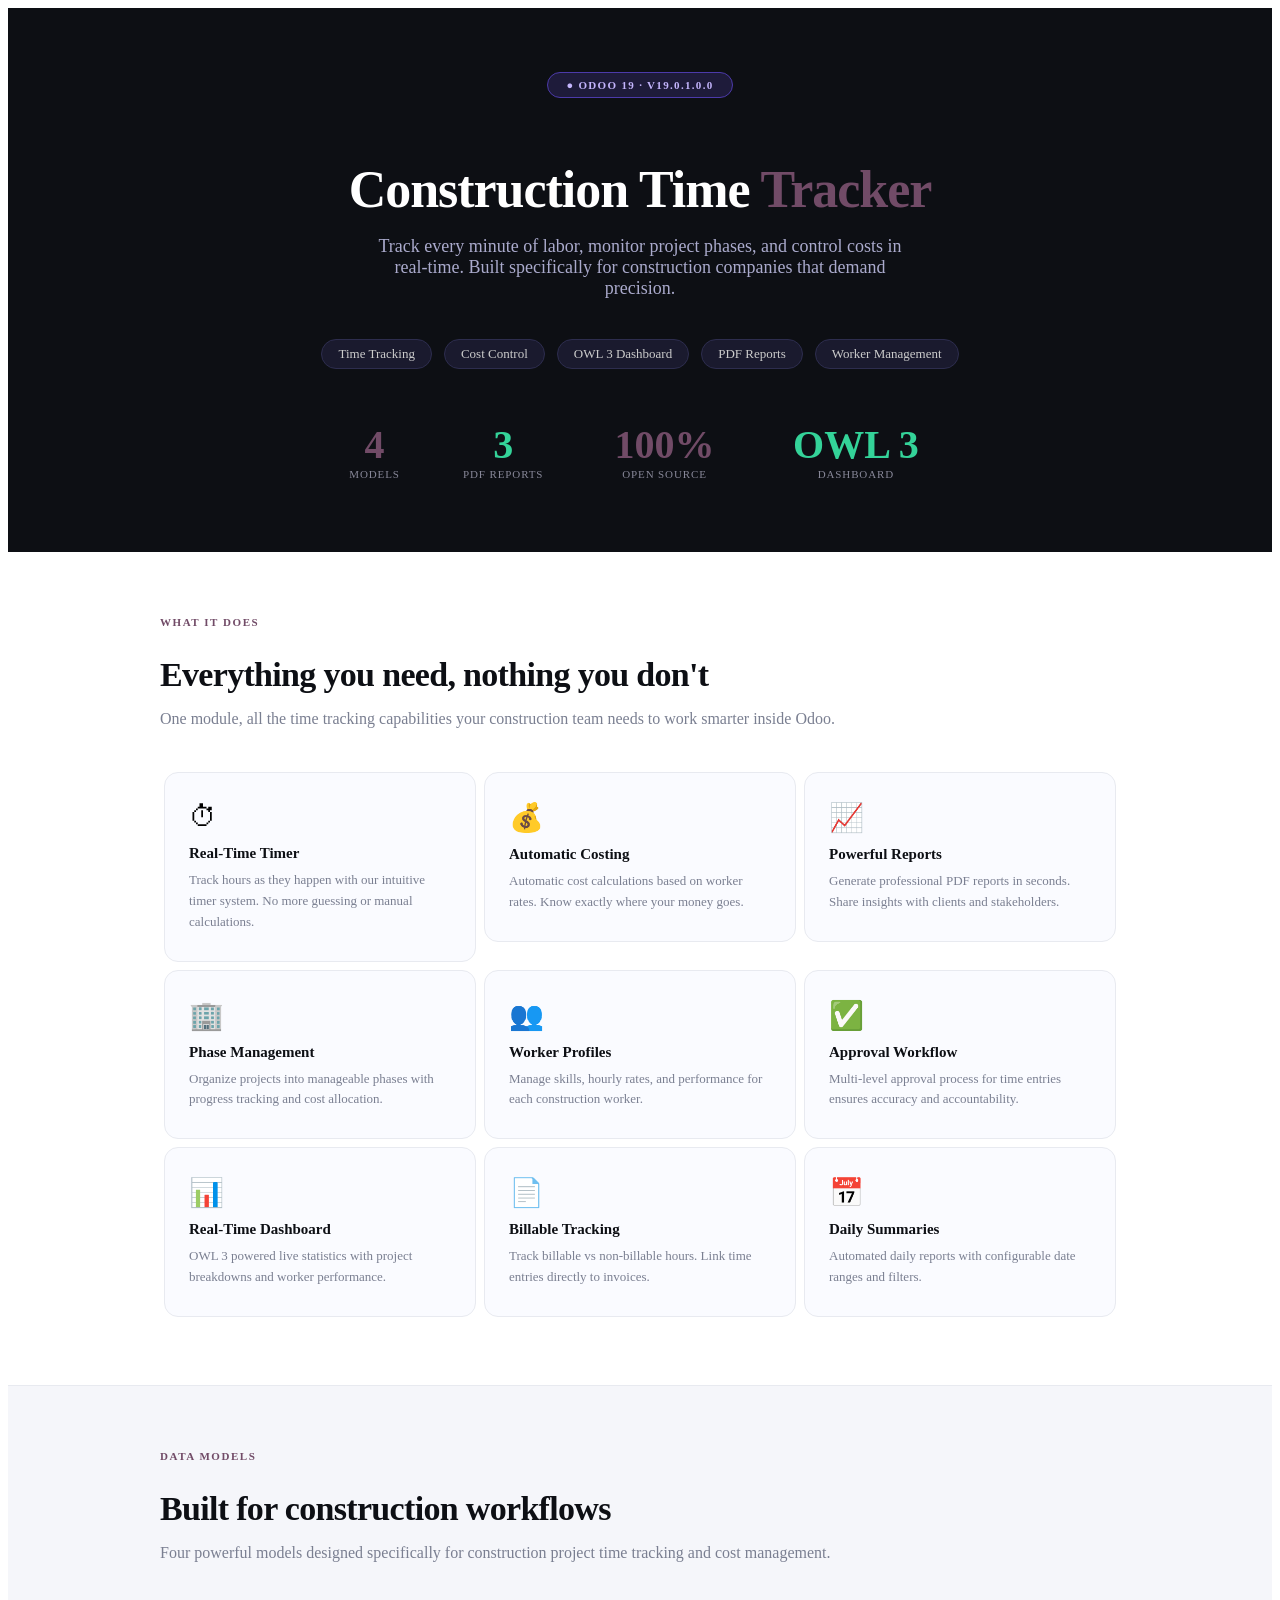
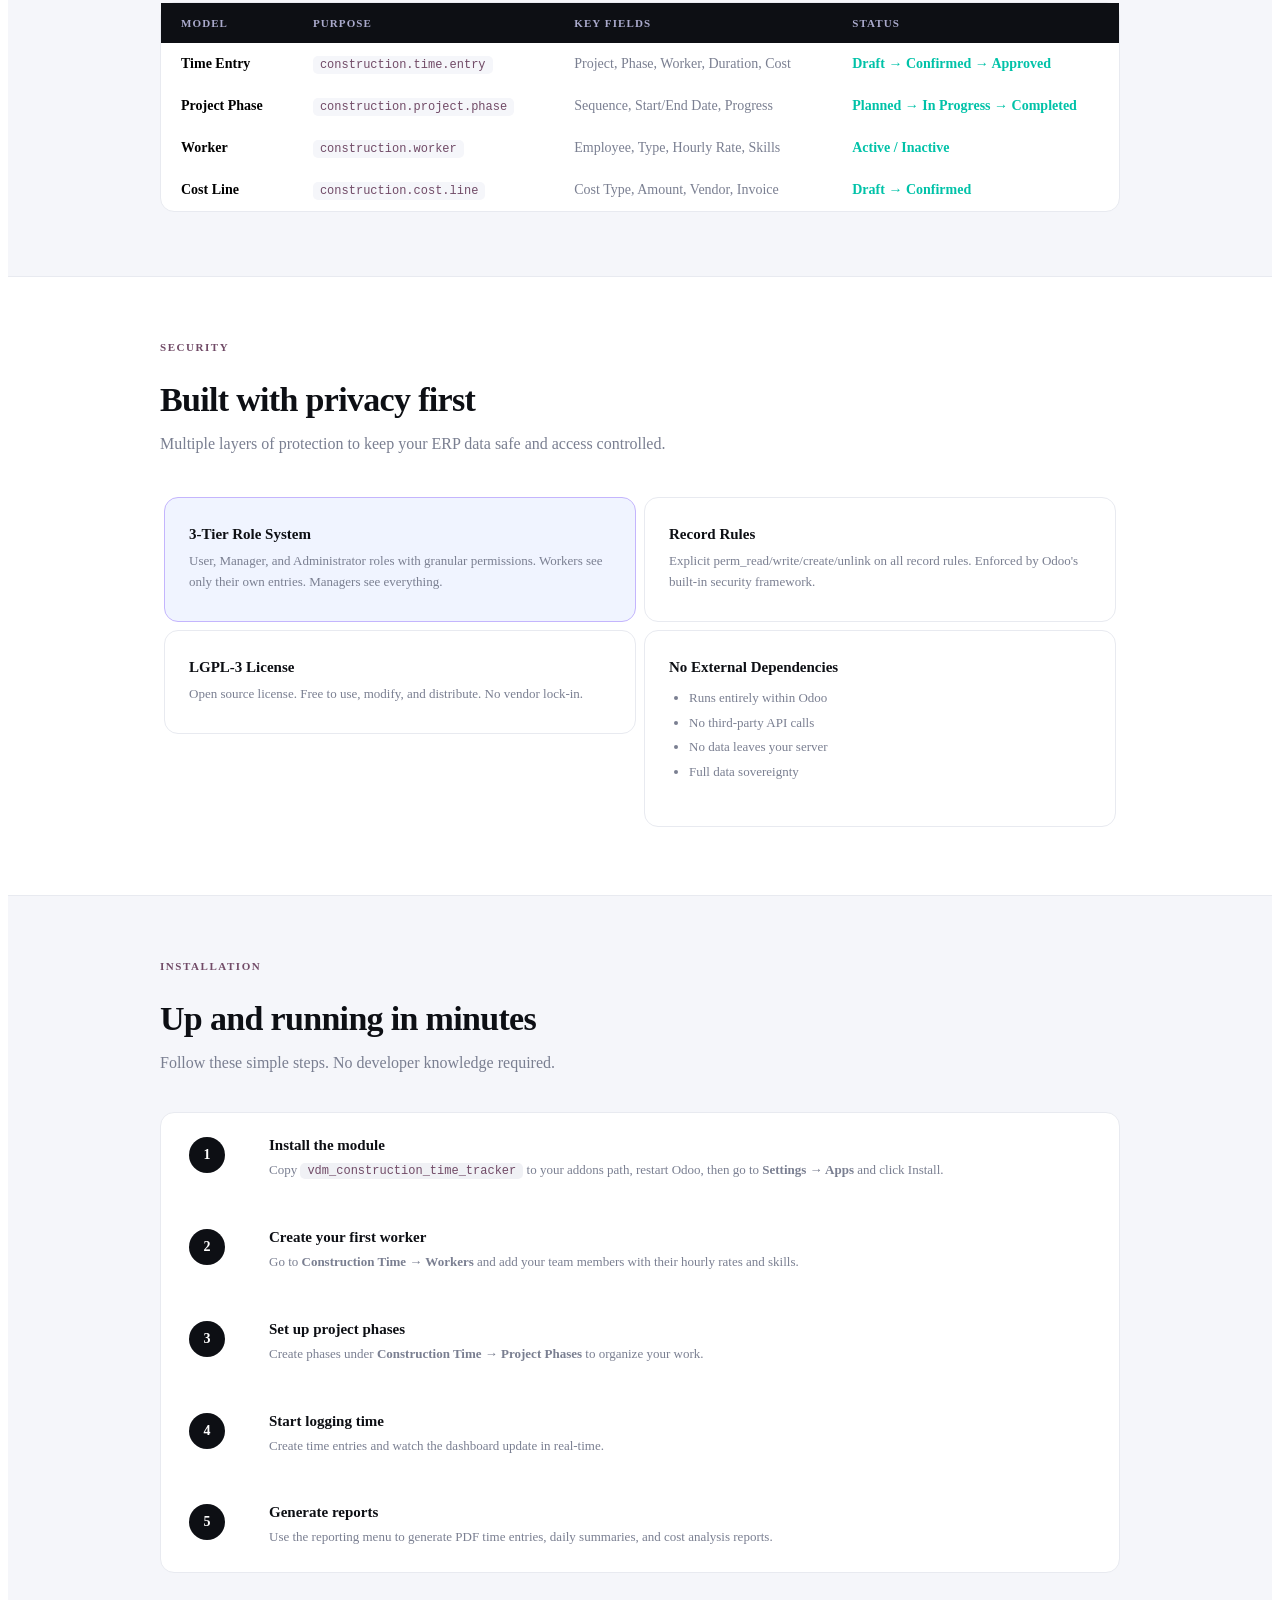
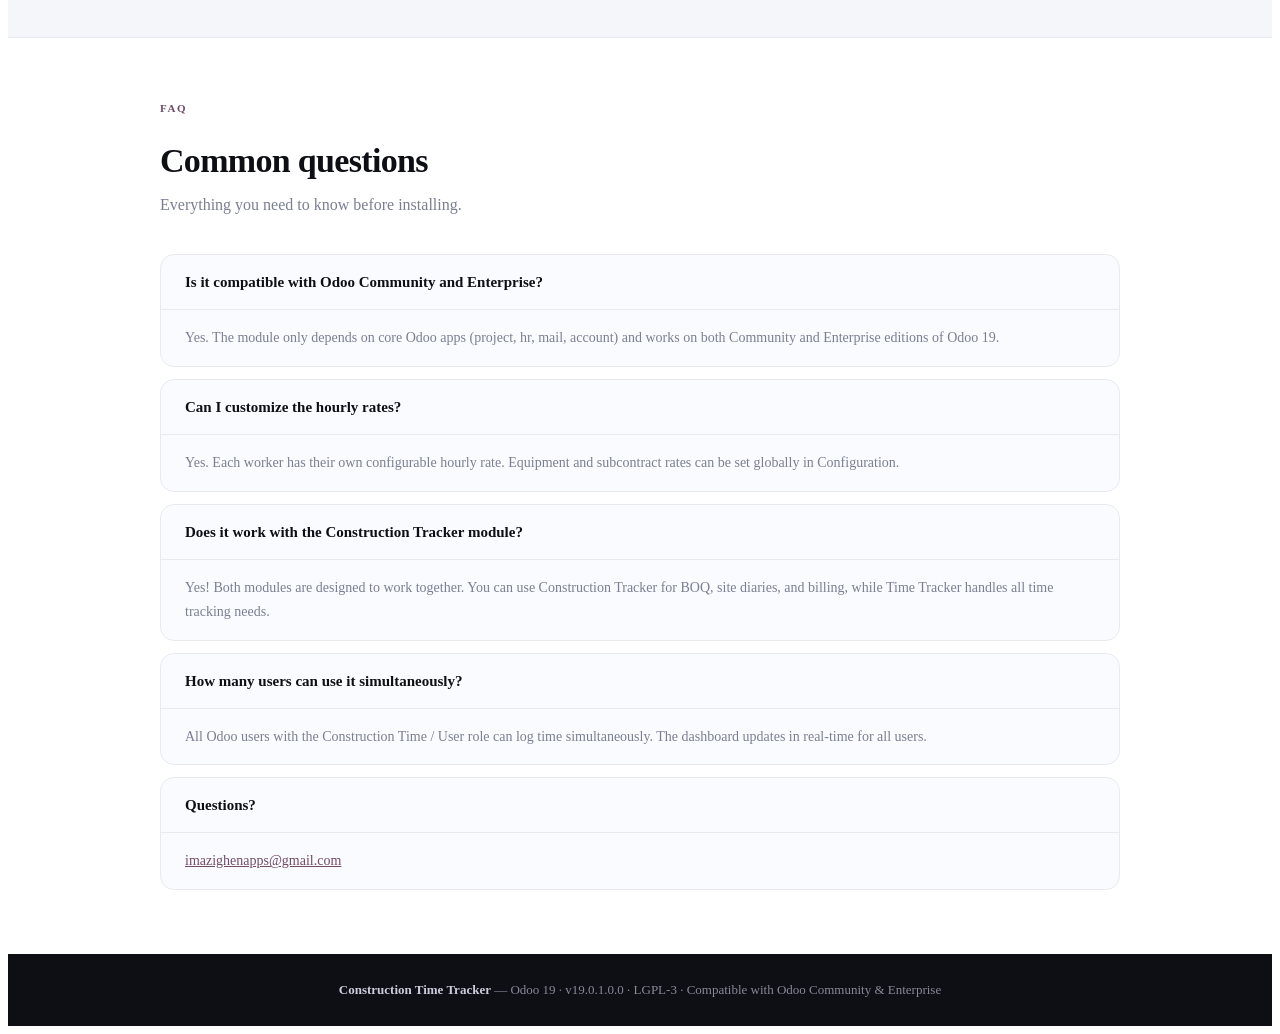
<file: vdm_construction_time_tracker/static/description/index.html>
<!DOCTYPE html>
<div>

<!-- HERO -->
<div style="background-color:#0d0f14; padding:64px 40px 72px; text-align:center;">

  <div style="display:inline-block; background-color:#1e1b3a; border:1px solid #4c3aaa; color:#c4b5fd; font-size:11px; font-weight:700; letter-spacing:.12em; text-transform:uppercase; padding:6px 18px; border-radius:100px; margin-bottom:28px;">
    ● Odoo 19 · v19.0.1.0.0
  </div>

  <h1 style="font-size:52px; font-weight:800; color:#ffffff; line-height:1.1; letter-spacing:-.02em; margin-bottom:18px;">
    Construction Time <span style="color:#714B67;">Tracker</span>
  </h1>

  <p style="font-size:18px; color:#aaaacc; max-width:560px; margin:0 auto 36px; font-weight:300;">
    Track every minute of labor, monitor project phases, and control costs in real-time. Built specifically for construction companies that demand precision.
  </p>

  <div style="margin-bottom:48px;">
    <span style="display:inline-block; background-color:#1a1a2e; border:1px solid #2d2d4e; color:#cccccc; font-size:13px; padding:6px 16px; border-radius:100px; margin:4px;">Time Tracking</span>
    <span style="display:inline-block; background-color:#1a1a2e; border:1px solid #2d2d4e; color:#cccccc; font-size:13px; padding:6px 16px; border-radius:100px; margin:4px;">Cost Control</span>
    <span style="display:inline-block; background-color:#1a1a2e; border:1px solid #2d2d4e; color:#cccccc; font-size:13px; padding:6px 16px; border-radius:100px; margin:4px;">OWL 3 Dashboard</span>
    <span style="display:inline-block; background-color:#1a1a2e; border:1px solid #2d2d4e; color:#cccccc; font-size:13px; padding:6px 16px; border-radius:100px; margin:4px;">PDF Reports</span>
    <span style="display:inline-block; background-color:#1a1a2e; border:1px solid #2d2d4e; color:#cccccc; font-size:13px; padding:6px 16px; border-radius:100px; margin:4px;">Worker Management</span>
  </div>

  <table width="100%" cellpadding="0" cellspacing="0" style="max-width:640px; margin:0 auto;">
    <tr>
      <td style="text-align:center; padding:0 16px;">
        <div style="font-size:40px; font-weight:800; color:#714B67;">4</div>
        <div style="font-size:11px; color:#888899; letter-spacing:.08em; text-transform:uppercase; font-weight:500;">Models</div>
      </td>
      <td style="text-align:center; padding:0 16px;">
        <div style="font-size:40px; font-weight:800; color:#34d399;">3</div>
        <div style="font-size:11px; color:#888899; letter-spacing:.08em; text-transform:uppercase; font-weight:500;">PDF Reports</div>
      </td>
      <td style="text-align:center; padding:0 16px;">
        <div style="font-size:40px; font-weight:800; color:#714B67;">100%</div>
        <div style="font-size:11px; color:#888899; letter-spacing:.08em; text-transform:uppercase; font-weight:500;">Open Source</div>
      </td>
      <td style="text-align:center; padding:0 16px;">
        <div style="font-size:40px; font-weight:800; color:#34d399;">OWL 3</div>
        <div style="font-size:11px; color:#888899; letter-spacing:.08em; text-transform:uppercase; font-weight:500;">Dashboard</div>
      </td>
    </tr>
  </table>

</div>

<!-- FEATURES -->
<div style="padding:64px 40px; background-color:#ffffff;">
  <div style="max-width:960px; margin:0 auto;">
    <div style="font-size:11px; font-weight:700; letter-spacing:.14em; text-transform:uppercase; color:#714B67; margin-bottom:10px;">What it does</div>
    <h2 style="font-size:34px; font-weight:800; color:#0d0f14; letter-spacing:-.02em; margin-bottom:12px;">Everything you need, nothing you don't</h2>
    <p style="font-size:16px; color:#7a7f91; margin-bottom:40px; font-weight:300;">One module, all the time tracking capabilities your construction team needs to work smarter inside Odoo.</p>

    <table width="100%" cellpadding="0" cellspacing="0">
      <tr>
        <td width="33%" style="padding:4px; vertical-align:top;">
          <div style="border:1px solid #e8eaf0; border-radius:14px; padding:28px 24px; background-color:#fafbff;">
            <div style="font-size:28px; margin-bottom:12px;">&#9201;</div>
            <div style="font-size:15px; font-weight:700; color:#0d0f14; margin-bottom:8px;">Real-Time Timer</div>
            <p style="font-size:13px; color:#7a7f91; line-height:1.6; margin:0;">Track hours as they happen with our intuitive timer system. No more guessing or manual calculations.</p>
          </div>
        </td>
        <td width="33%" style="padding:4px; vertical-align:top;">
          <div style="border:1px solid #e8eaf0; border-radius:14px; padding:28px 24px; background-color:#fafbff;">
            <div style="font-size:28px; margin-bottom:12px;">&#128176;</div>
            <div style="font-size:15px; font-weight:700; color:#0d0f14; margin-bottom:8px;">Automatic Costing</div>
            <p style="font-size:13px; color:#7a7f91; line-height:1.6; margin:0;">Automatic cost calculations based on worker rates. Know exactly where your money goes.</p>
          </div>
        </td>
        <td width="33%" style="padding:4px; vertical-align:top;">
          <div style="border:1px solid #e8eaf0; border-radius:14px; padding:28px 24px; background-color:#fafbff;">
            <div style="font-size:28px; margin-bottom:12px;">&#128200;</div>
            <div style="font-size:15px; font-weight:700; color:#0d0f14; margin-bottom:8px;">Powerful Reports</div>
            <p style="font-size:13px; color:#7a7f91; line-height:1.6; margin:0;">Generate professional PDF reports in seconds. Share insights with clients and stakeholders.</p>
          </div>
        </td>
      </tr>
      <tr>
        <td width="33%" style="padding:4px; vertical-align:top;">
          <div style="border:1px solid #e8eaf0; border-radius:14px; padding:28px 24px; background-color:#fafbff;">
            <div style="font-size:28px; margin-bottom:12px;">&#127970;</div>
            <div style="font-size:15px; font-weight:700; color:#0d0f14; margin-bottom:8px;">Phase Management</div>
            <p style="font-size:13px; color:#7a7f91; line-height:1.6; margin:0;">Organize projects into manageable phases with progress tracking and cost allocation.</p>
          </div>
        </td>
        <td width="33%" style="padding:4px; vertical-align:top;">
          <div style="border:1px solid #e8eaf0; border-radius:14px; padding:28px 24px; background-color:#fafbff;">
            <div style="font-size:28px; margin-bottom:12px;">&#128101;</div>
            <div style="font-size:15px; font-weight:700; color:#0d0f14; margin-bottom:8px;">Worker Profiles</div>
            <p style="font-size:13px; color:#7a7f91; line-height:1.6; margin:0;">Manage skills, hourly rates, and performance for each construction worker.</p>
          </div>
        </td>
        <td width="33%" style="padding:4px; vertical-align:top;">
          <div style="border:1px solid #e8eaf0; border-radius:14px; padding:28px 24px; background-color:#fafbff;">
            <div style="font-size:28px; margin-bottom:12px;">&#9989;</div>
            <div style="font-size:15px; font-weight:700; color:#0d0f14; margin-bottom:8px;">Approval Workflow</div>
            <p style="font-size:13px; color:#7a7f91; line-height:1.6; margin:0;">Multi-level approval process for time entries ensures accuracy and accountability.</p>
          </div>
        </td>
      </tr>
      <tr>
        <td width="33%" style="padding:4px; vertical-align:top;">
          <div style="border:1px solid #e8eaf0; border-radius:14px; padding:28px 24px; background-color:#fafbff;">
            <div style="font-size:28px; margin-bottom:12px;">&#128202;</div>
            <div style="font-size:15px; font-weight:700; color:#0d0f14; margin-bottom:8px;">Real-Time Dashboard</div>
            <p style="font-size:13px; color:#7a7f91; line-height:1.6; margin:0;">OWL 3 powered live statistics with project breakdowns and worker performance.</p>
          </div>
        </td>
        <td width="33%" style="padding:4px; vertical-align:top;">
          <div style="border:1px solid #e8eaf0; border-radius:14px; padding:28px 24px; background-color:#fafbff;">
            <div style="font-size:28px; margin-bottom:12px;">&#128196;</div>
            <div style="font-size:15px; font-weight:700; color:#0d0f14; margin-bottom:8px;">Billable Tracking</div>
            <p style="font-size:13px; color:#7a7f91; line-height:1.6; margin:0;">Track billable vs non-billable hours. Link time entries directly to invoices.</p>
          </div>
        </td>
        <td width="33%" style="padding:4px; vertical-align:top;">
          <div style="border:1px solid #e8eaf0; border-radius:14px; padding:28px 24px; background-color:#fafbff;">
            <div style="font-size:28px; margin-bottom:12px;">&#128197;</div>
            <div style="font-size:15px; font-weight:700; color:#0d0f14; margin-bottom:8px;">Daily Summaries</div>
            <p style="font-size:13px; color:#7a7f91; line-height:1.6; margin:0;">Automated daily reports with configurable date ranges and filters.</p>
          </div>
        </td>
      </tr>
    </table>
  </div>
</div>

<!-- MODELS -->
<div style="padding:64px 40px; background-color:#f5f6fa; border-top:1px solid #e8eaf0;">
  <div style="max-width:960px; margin:0 auto;">
    <div style="font-size:11px; font-weight:700; letter-spacing:.14em; text-transform:uppercase; color:#714B67; margin-bottom:10px;">Data Models</div>
    <h2 style="font-size:34px; font-weight:800; color:#0d0f14; letter-spacing:-.02em; margin-bottom:12px;">Built for construction workflows</h2>
    <p style="font-size:16px; color:#7a7f91; margin-bottom:40px; font-weight:300;">Four powerful models designed specifically for construction project time tracking and cost management.</p>

    <table width="100%" cellpadding="0" cellspacing="0" style="background-color:#ffffff; border:1px solid #e8eaf0; border-radius:14px; font-size:14px;">
      <thead>
        <tr style="background-color:#0d0f14;">
          <th style="padding:14px 20px; text-align:left; color:#aaaacc; font-size:11px; font-weight:700; letter-spacing:.1em; text-transform:uppercase;">Model</th>
          <th style="padding:14px 20px; text-align:left; color:#aaaacc; font-size:11px; font-weight:700; letter-spacing:.1em; text-transform:uppercase;">Purpose</th>
          <th style="padding:14px 20px; text-align:left; color:#aaaacc; font-size:11px; font-weight:700; letter-spacing:.1em; text-transform:uppercase;">Key Fields</th>
          <th style="padding:14px 20px; text-align:left; color:#aaaacc; font-size:11px; font-weight:700; letter-spacing:.1em; text-transform:uppercase;">Status</th>
        </tr>
      </thead>
      <tbody>
        <tr style="border-top:1px solid #e8eaf0;">
          <td style="padding:13px 20px;"><strong>Time Entry</strong></td>
          <td style="padding:13px 20px;"><code style="font-size:12px; background-color:#f5f6fa; color:#714B67; padding:2px 7px; border-radius:5px;">construction.time.entry</code></td>
          <td style="padding:13px 20px; color:#7a7f91;">Project, Phase, Worker, Duration, Cost</td>
          <td style="padding:13px 20px; color:#00c2a8; font-weight:700;">Draft → Confirmed → Approved</td>
        </tr>
        <tr style="border-top:1px solid #e8eaf0;">
          <td style="padding:13px 20px;"><strong>Project Phase</strong></td>
          <td style="padding:13px 20px;"><code style="font-size:12px; background-color:#f5f6fa; color:#714B67; padding:2px 7px; border-radius:5px;">construction.project.phase</code></td>
          <td style="padding:13px 20px; color:#7a7f91;">Sequence, Start/End Date, Progress</td>
          <td style="padding:13px 20px; color:#00c2a8; font-weight:700;">Planned → In Progress → Completed</td>
        </tr>
        <tr style="border-top:1px solid #e8eaf0;">
          <td style="padding:13px 20px;"><strong>Worker</strong></td>
          <td style="padding:13px 20px;"><code style="font-size:12px; background-color:#f5f6fa; color:#714B67; padding:2px 7px; border-radius:5px;">construction.worker</code></td>
          <td style="padding:13px 20px; color:#7a7f91;">Employee, Type, Hourly Rate, Skills</td>
          <td style="padding:13px 20px; color:#00c2a8; font-weight:700;">Active / Inactive</td>
        </tr>
        <tr style="border-top:1px solid #e8eaf0;">
          <td style="padding:13px 20px;"><strong>Cost Line</strong></td>
          <td style="padding:13px 20px;"><code style="font-size:12px; background-color:#f5f6fa; color:#714B67; padding:2px 7px; border-radius:5px;">construction.cost.line</code></td>
          <td style="padding:13px 20px; color:#7a7f91;">Cost Type, Amount, Vendor, Invoice</td>
          <td style="padding:13px 20px; color:#00c2a8; font-weight:700;">Draft → Confirmed</td>
        </tr>
      </tbody>
    </table>
  </div>
</div>

<!-- SECURITY -->
<div style="padding:64px 40px; background-color:#ffffff; border-top:1px solid #e8eaf0;">
  <div style="max-width:960px; margin:0 auto;">
    <div style="font-size:11px; font-weight:700; letter-spacing:.14em; text-transform:uppercase; color:#714B67; margin-bottom:10px;">Security</div>
    <h2 style="font-size:34px; font-weight:800; color:#0d0f14; letter-spacing:-.02em; margin-bottom:12px;">Built with privacy first</h2>
    <p style="font-size:16px; color:#7a7f91; margin-bottom:40px; font-weight:300;">Multiple layers of protection to keep your ERP data safe and access controlled.</p>

    <table width="100%" cellpadding="0" cellspacing="0">
      <tr>
        <td width="50%" style="padding:4px; vertical-align:top;">
          <div style="border:1px solid #c4b5fd; border-radius:14px; padding:28px 24px; background-color:#f0f4ff;">
            <div style="font-size:15px; font-weight:700; color:#0d0f14; margin-bottom:8px;">3-Tier Role System</div>
            <p style="font-size:13px; color:#7a7f91; line-height:1.6; margin:0;">User, Manager, and Administrator roles with granular permissions. Workers see only their own entries. Managers see everything.</p>
          </div>
        </td>
        <td width="50%" style="padding:4px; vertical-align:top;">
          <div style="border:1px solid #e8eaf0; border-radius:14px; padding:28px 24px; background-color:#ffffff;">
            <div style="font-size:15px; font-weight:700; color:#0d0f14; margin-bottom:8px;">Record Rules</div>
            <p style="font-size:13px; color:#7a7f91; line-height:1.6; margin:0;">Explicit perm_read/write/create/unlink on all record rules. Enforced by Odoo's built-in security framework.</p>
          </div>
        </td>
      </tr>
      <tr>
        <td width="50%" style="padding:4px; vertical-align:top;">
          <div style="border:1px solid #e8eaf0; border-radius:14px; padding:28px 24px; background-color:#ffffff;">
            <div style="font-size:15px; font-weight:700; color:#0d0f14; margin-bottom:8px;">LGPL-3 License</div>
            <p style="font-size:13px; color:#7a7f91; line-height:1.6; margin:0;">Open source license. Free to use, modify, and distribute. No vendor lock-in.</p>
          </div>
        </td>
        <td width="50%" style="padding:4px; vertical-align:top;">
          <div style="border:1px solid #e8eaf0; border-radius:14px; padding:28px 24px; background-color:#ffffff;">
            <div style="font-size:15px; font-weight:700; color:#0d0f14; margin-bottom:8px;">No External Dependencies</div>
            <ul style="font-size:13px; color:#7a7f91; padding-left:20px; margin-top:10px; line-height:1.9;">
              <li>Runs entirely within Odoo</li>
              <li>No third-party API calls</li>
              <li>No data leaves your server</li>
              <li>Full data sovereignty</li>
            </ul>
          </div>
        </td>
      </tr>
    </table>
  </div>
</div>

<!-- SETUP -->
<div style="padding:64px 40px; background-color:#f5f6fa; border-top:1px solid #e8eaf0;">
  <div style="max-width:960px; margin:0 auto;">
    <div style="font-size:11px; font-weight:700; letter-spacing:.14em; text-transform:uppercase; color:#714B67; margin-bottom:10px;">Installation</div>
    <h2 style="font-size:34px; font-weight:800; color:#0d0f14; letter-spacing:-.02em; margin-bottom:12px;">Up and running in minutes</h2>
    <p style="font-size:16px; color:#7a7f91; margin-bottom:40px; font-weight:300;">Follow these simple steps. No developer knowledge required.</p>

    <table width="100%" cellpadding="0" cellspacing="0" style="border:1px solid #e8eaf0; border-radius:14px; background-color:#ffffff;">
      <tr style="border-bottom:1px solid #e8eaf0;">
        <td style="padding:24px 20px 24px 28px; vertical-align:top; width:60px;">
          <div style="width:36px; height:36px; border-radius:50%; background-color:#0d0f14; color:#ffffff; font-size:14px; font-weight:800; text-align:center; line-height:36px;">1</div>
        </td>
        <td style="padding:24px 28px 24px 0;">
          <div style="font-size:15px; font-weight:700; color:#0d0f14; margin-bottom:6px;">Install the module</div>
          <p style="font-size:13px; color:#7a7f91; line-height:1.6; margin:0;">Copy <code style="background-color:#f0f1f5; color:#714B67; font-size:12px; padding:1px 7px; border-radius:5px;">vdm_construction_time_tracker</code> to your addons path, restart Odoo, then go to <strong>Settings → Apps</strong> and click Install.</p>
        </td>
      </tr>
      <tr style="border-bottom:1px solid #e8eaf0;">
        <td style="padding:24px 20px 24px 28px; vertical-align:top;">
          <div style="width:36px; height:36px; border-radius:50%; background-color:#0d0f14; color:#ffffff; font-size:14px; font-weight:800; text-align:center; line-height:36px;">2</div>
        </td>
        <td style="padding:24px 28px 24px 0;">
          <div style="font-size:15px; font-weight:700; color:#0d0f14; margin-bottom:6px;">Create your first worker</div>
          <p style="font-size:13px; color:#7a7f91; line-height:1.6; margin:0;">Go to <strong>Construction Time → Workers</strong> and add your team members with their hourly rates and skills.</p>
        </td>
      </tr>
      <tr style="border-bottom:1px solid #e8eaf0;">
        <td style="padding:24px 20px 24px 28px; vertical-align:top;">
          <div style="width:36px; height:36px; border-radius:50%; background-color:#0d0f14; color:#ffffff; font-size:14px; font-weight:800; text-align:center; line-height:36px;">3</div>
        </td>
        <td style="padding:24px 28px 24px 0;">
          <div style="font-size:15px; font-weight:700; color:#0d0f14; margin-bottom:6px;">Set up project phases</div>
          <p style="font-size:13px; color:#7a7f91; line-height:1.6; margin:0;">Create phases under <strong>Construction Time → Project Phases</strong> to organize your work.</p>
        </td>
      </tr>
      <tr style="border-bottom:1px solid #e8eaf0;">
        <td style="padding:24px 20px 24px 28px; vertical-align:top;">
          <div style="width:36px; height:36px; border-radius:50%; background-color:#0d0f14; color:#ffffff; font-size:14px; font-weight:800; text-align:center; line-height:36px;">4</div>
        </td>
        <td style="padding:24px 28px 24px 0;">
          <div style="font-size:15px; font-weight:700; color:#0d0f14; margin-bottom:6px;">Start logging time</div>
          <p style="font-size:13px; color:#7a7f91; line-height:1.6; margin:0;">Create time entries and watch the dashboard update in real-time.</p>
        </td>
      </tr>
      <tr>
        <td style="padding:24px 20px 24px 28px; vertical-align:top;">
          <div style="width:36px; height:36px; border-radius:50%; background-color:#0d0f14; color:#ffffff; font-size:14px; font-weight:800; text-align:center; line-height:36px;">5</div>
        </td>
        <td style="padding:24px 28px 24px 0;">
          <div style="font-size:15px; font-weight:700; color:#0d0f14; margin-bottom:6px;">Generate reports</div>
          <p style="font-size:13px; color:#7a7f91; line-height:1.6; margin:0;">Use the reporting menu to generate PDF time entries, daily summaries, and cost analysis reports.</p>
        </td>
      </tr>
    </table>
  </div>
</div>

<!-- FAQ -->
<div style="padding:64px 40px; background-color:#ffffff; border-top:1px solid #e8eaf0;">
  <div style="max-width:960px; margin:0 auto;">
    <div style="font-size:11px; font-weight:700; letter-spacing:.14em; text-transform:uppercase; color:#714B67; margin-bottom:10px;">FAQ</div>
    <h2 style="font-size:34px; font-weight:800; color:#0d0f14; letter-spacing:-.02em; margin-bottom:12px;">Common questions</h2>
    <p style="font-size:16px; color:#7a7f91; margin-bottom:40px; font-weight:300;">Everything you need to know before installing.</p>

    <table width="100%" cellpadding="0" cellspacing="0">
      <tr><td style="padding-bottom:12px;">
        <div style="border:1px solid #e8eaf0; border-radius:14px; background-color:#fafbff;">
          <div style="padding:18px 24px; border-bottom:1px solid #e8eaf0;"><strong style="font-size:15px; color:#0d0f14;">Is it compatible with Odoo Community and Enterprise?</strong></div>
          <div style="padding:16px 24px; font-size:14px; color:#7a7f91; line-height:1.7;">Yes. The module only depends on core Odoo apps (project, hr, mail, account) and works on both Community and Enterprise editions of Odoo 19.</div>
        </div>
      </td></tr>
      <tr><td style="padding-bottom:12px;">
        <div style="border:1px solid #e8eaf0; border-radius:14px; background-color:#fafbff;">
          <div style="padding:18px 24px; border-bottom:1px solid #e8eaf0;"><strong style="font-size:15px; color:#0d0f14;">Can I customize the hourly rates?</strong></div>
          <div style="padding:16px 24px; font-size:14px; color:#7a7f91; line-height:1.7;">Yes. Each worker has their own configurable hourly rate. Equipment and subcontract rates can be set globally in Configuration.</div>
        </div>
      </td></tr>
      <tr><td style="padding-bottom:12px;">
        <div style="border:1px solid #e8eaf0; border-radius:14px; background-color:#fafbff;">
          <div style="padding:18px 24px; border-bottom:1px solid #e8eaf0;"><strong style="font-size:15px; color:#0d0f14;">Does it work with the Construction Tracker module?</strong></div>
          <div style="padding:16px 24px; font-size:14px; color:#7a7f91; line-height:1.7;">Yes! Both modules are designed to work together. You can use Construction Tracker for BOQ, site diaries, and billing, while Time Tracker handles all time tracking needs.</div>
        </div>
      </td></tr>
      <tr><td style="padding-bottom:12px;">
        <div style="border:1px solid #e8eaf0; border-radius:14px; background-color:#fafbff;">
          <div style="padding:18px 24px; border-bottom:1px solid #e8eaf0;"><strong style="font-size:15px; color:#0d0f14;">How many users can use it simultaneously?</strong></div>
          <div style="padding:16px 24px; font-size:14px; color:#7a7f91; line-height:1.7;">All Odoo users with the Construction Time / User role can log time simultaneously. The dashboard updates in real-time for all users.</div>
        </div>
      </td></tr>
      <tr><td>
        <div style="border:1px solid #e8eaf0; border-radius:14px; background-color:#fafbff;">
          <div style="padding:18px 24px; border-bottom:1px solid #e8eaf0;"><strong style="font-size:15px; color:#0d0f14;">Questions?</strong></div>
          <div style="padding:16px 24px; font-size:14px; color:#000000; line-height:1.7;"><a href="mailto:imazighenapps@gmail.com" style="color:#714B67;">imazighenapps@gmail.com</a></div>
        </div>
      </td></tr>
    </table>
  </div>
</div>

<!-- FOOTER -->
<div style="background-color:#0d0f14; text-align:center; padding:28px 40px; font-size:13px; color:#888899;">
  <strong style="color:#ccccdd;">Construction Time Tracker</strong> — Odoo 19 · v19.0.1.0.0 · LGPL-3 · Compatible with Odoo Community &amp; Enterprise
</div>

</div>
</file>
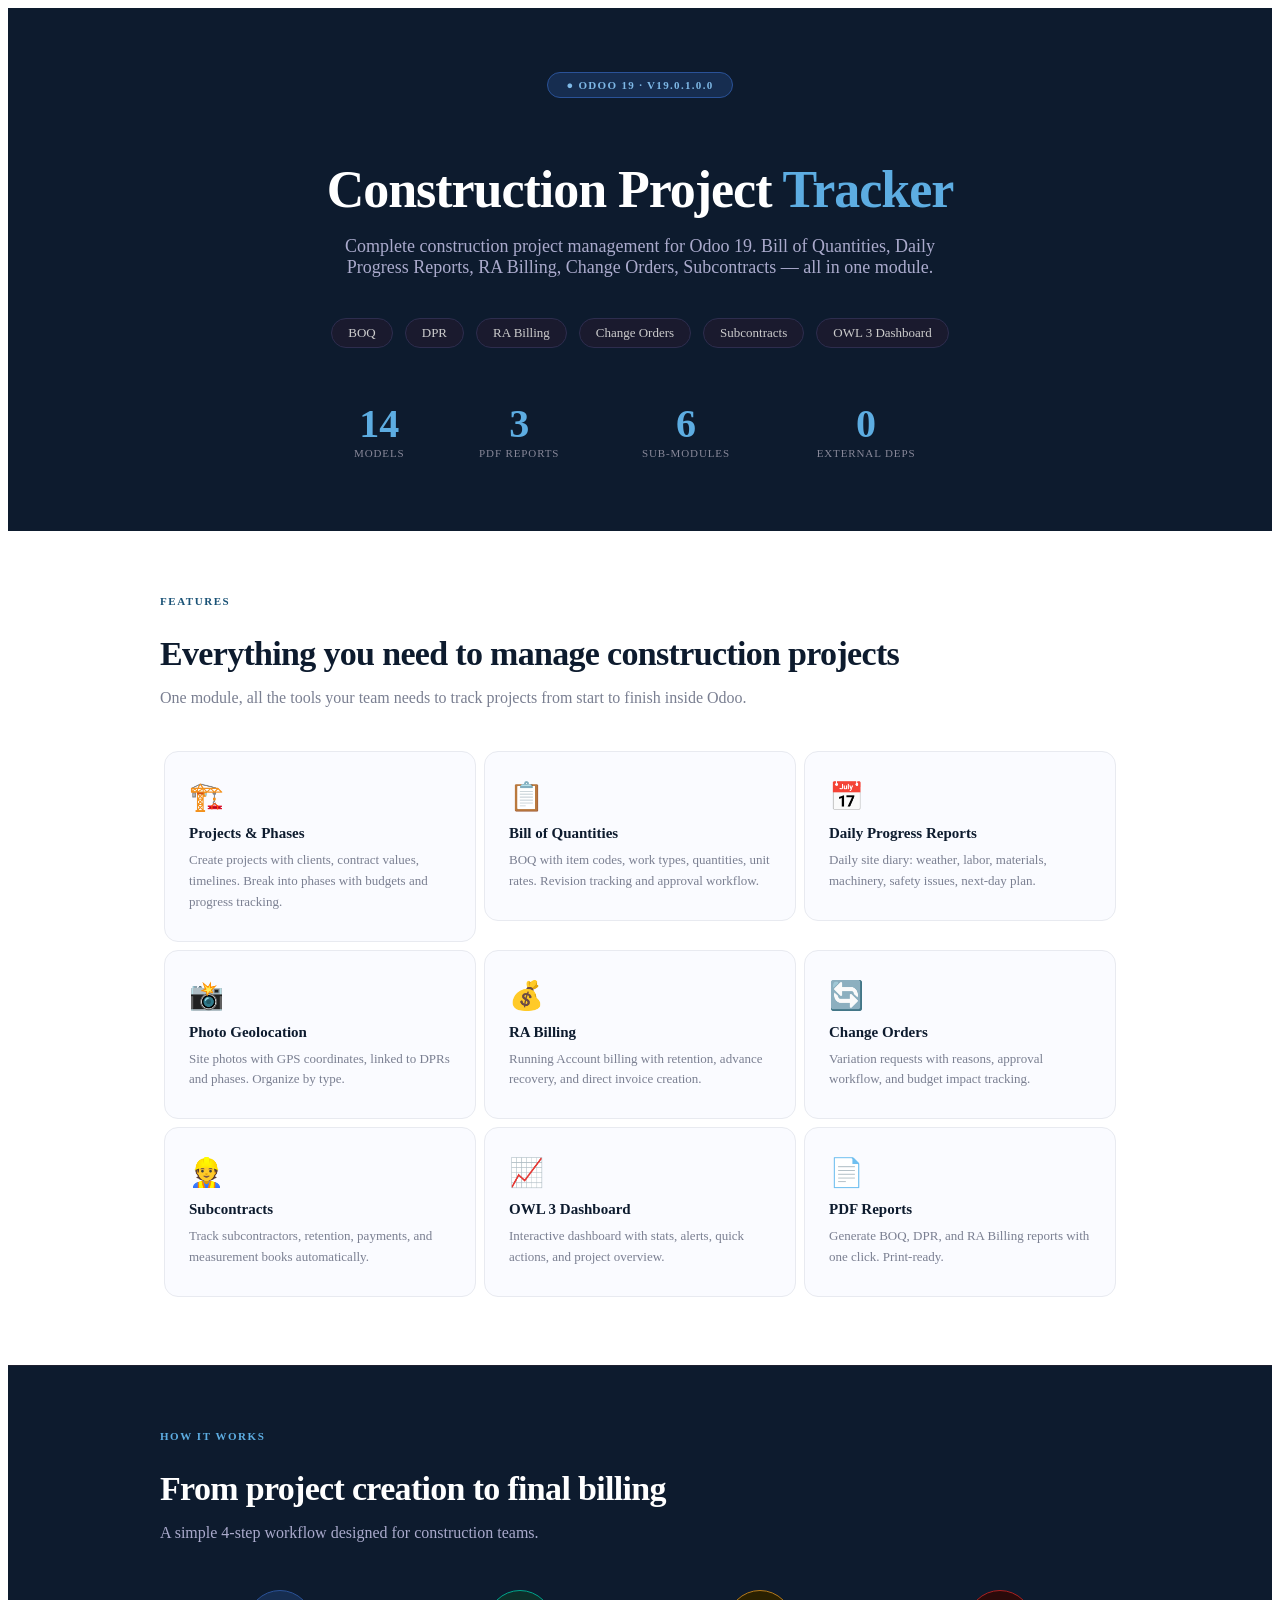
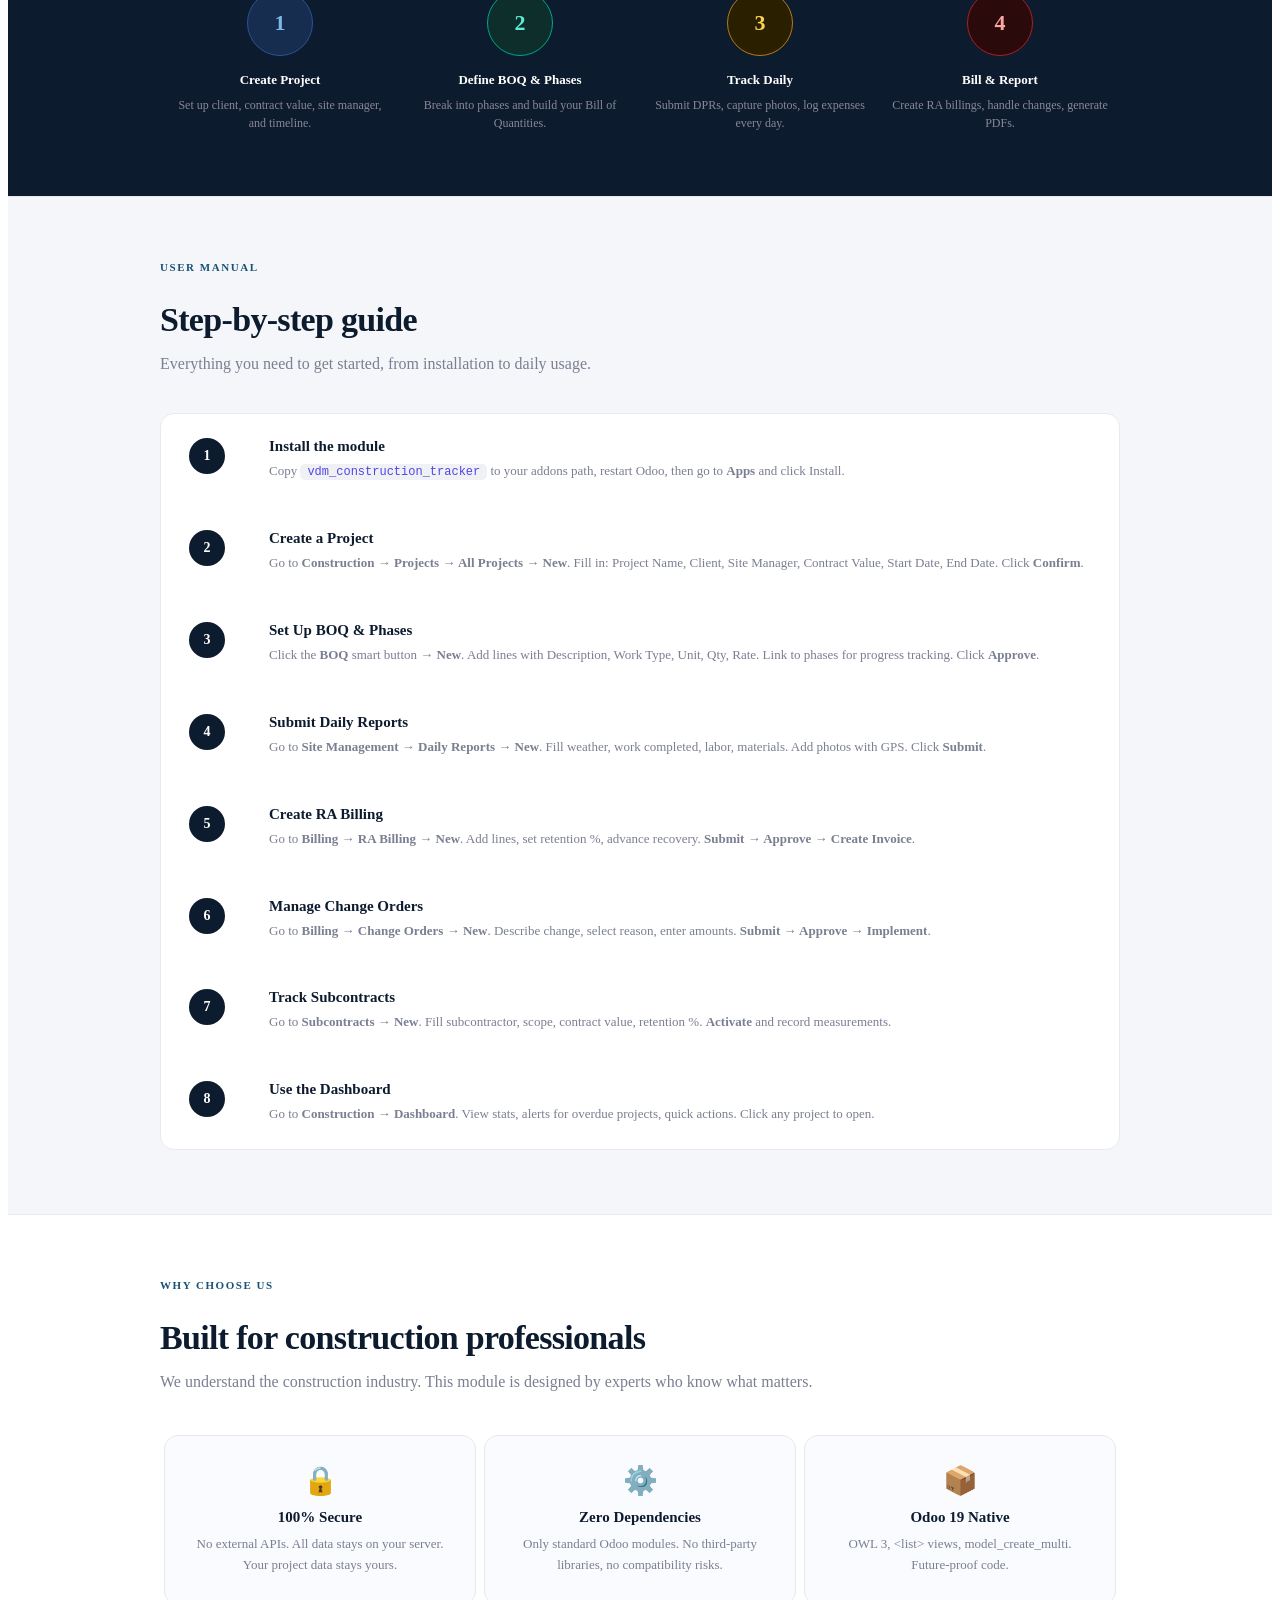
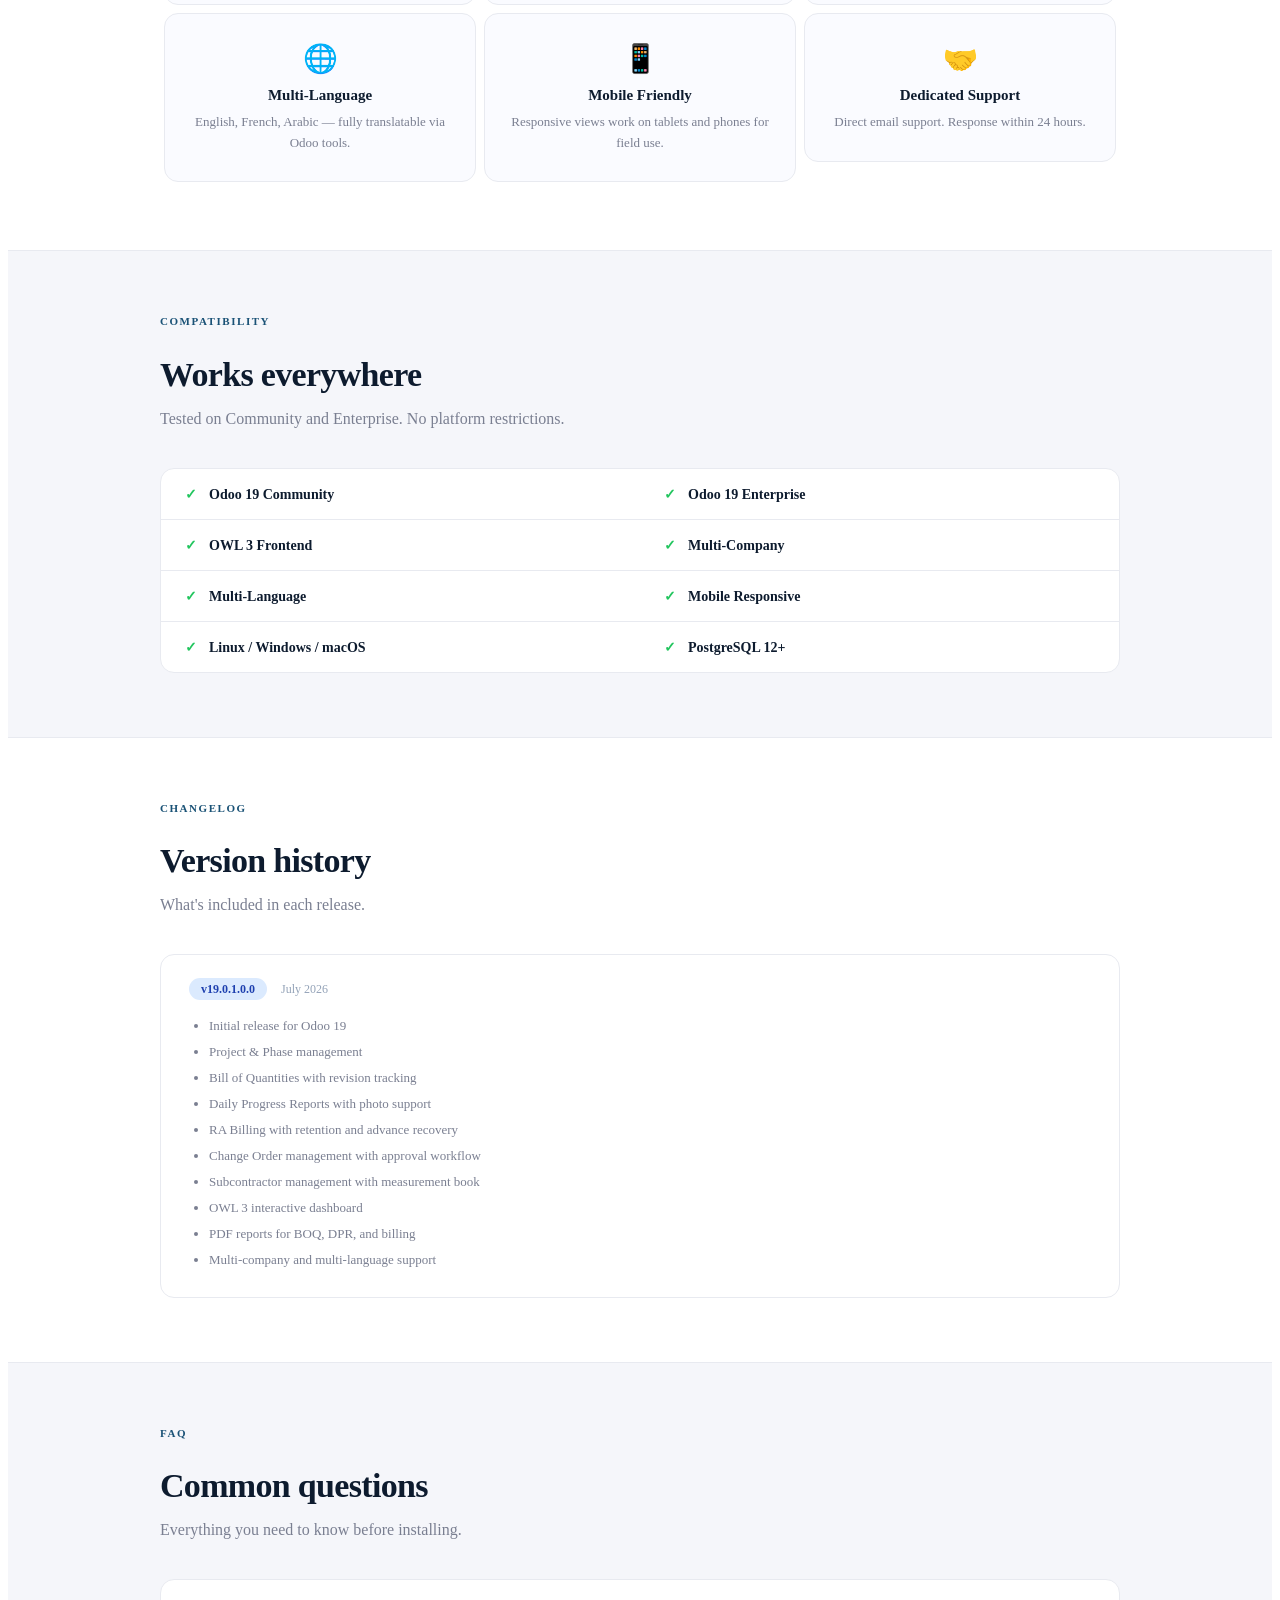
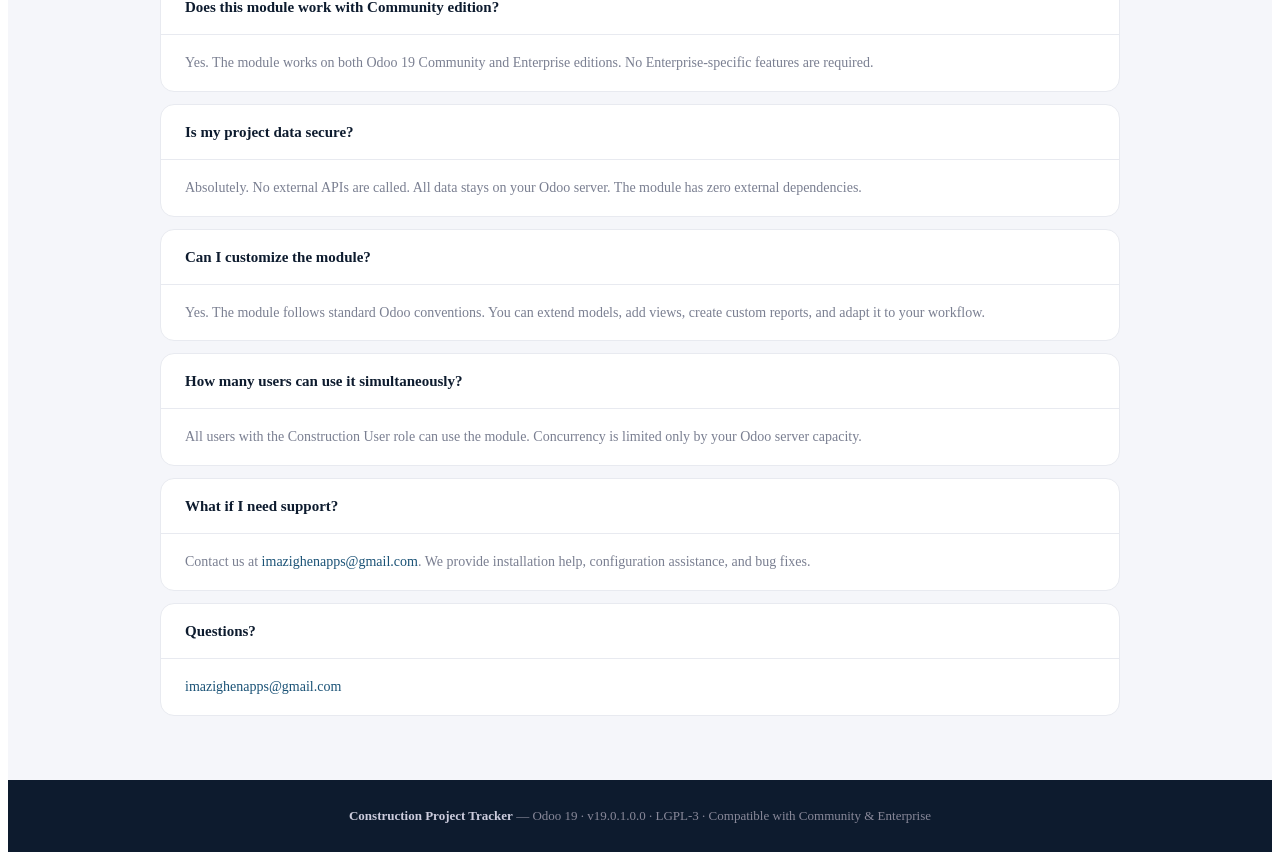
<file: vdm_construction_tracker/static/description/index.html>
<!DOCTYPE html>
<div>

<!-- HERO -->
<div style="background-color:#0d1b2e; padding:64px 40px 72px; text-align:center;">
  <div style="display:inline-block; background-color:#162d50; border:1px solid #2a5298; color:#7eb8e6; font-size:11px; font-weight:700; letter-spacing:.12em; text-transform:uppercase; padding:6px 18px; border-radius:100px; margin-bottom:28px;">
    &#x25CF; Odoo 19 &middot; v19.0.1.0.0
  </div>
  <h1 style="font-size:52px; font-weight:800; color:#ffffff; line-height:1.1; letter-spacing:-.02em; margin-bottom:18px;">
    Construction Project <span style="color:#5dade2;">Tracker</span>
  </h1>
  <p style="font-size:18px; color:#aaaacc; max-width:620px; margin:0 auto 36px; font-weight:300;">
    Complete construction project management for Odoo 19. Bill of Quantities, Daily Progress Reports, RA Billing, Change Orders, Subcontracts &mdash; all in one module.
  </p>
  <div style="margin-bottom:48px;">
    <span style="display:inline-block; background-color:#1a1a2e; border:1px solid #2d2d4e; color:#cccccc; font-size:13px; padding:6px 16px; border-radius:100px; margin:4px;">BOQ</span>
    <span style="display:inline-block; background-color:#1a1a2e; border:1px solid #2d2d4e; color:#cccccc; font-size:13px; padding:6px 16px; border-radius:100px; margin:4px;">DPR</span>
    <span style="display:inline-block; background-color:#1a1a2e; border:1px solid #2d2d4e; color:#cccccc; font-size:13px; padding:6px 16px; border-radius:100px; margin:4px;">RA Billing</span>
    <span style="display:inline-block; background-color:#1a1a2e; border:1px solid #2d2d4e; color:#cccccc; font-size:13px; padding:6px 16px; border-radius:100px; margin:4px;">Change Orders</span>
    <span style="display:inline-block; background-color:#1a1a2e; border:1px solid #2d2d4e; color:#cccccc; font-size:13px; padding:6px 16px; border-radius:100px; margin:4px;">Subcontracts</span>
    <span style="display:inline-block; background-color:#1a1a2e; border:1px solid #2d2d4e; color:#cccccc; font-size:13px; padding:6px 16px; border-radius:100px; margin:4px;">OWL 3 Dashboard</span>
  </div>
  <table width="100%" cellpadding="0" cellspacing="0" style="max-width:640px; margin:0 auto;">
    <tr>
      <td style="text-align:center; padding:0 16px;">
        <div style="font-size:40px; font-weight:800; color:#5dade2;">14</div>
        <div style="font-size:11px; color:#888899; letter-spacing:.08em; text-transform:uppercase; font-weight:500;">Models</div>
      </td>
      <td style="text-align:center; padding:0 16px;">
        <div style="font-size:40px; font-weight:800; color:#5dade2;">3</div>
        <div style="font-size:11px; color:#888899; letter-spacing:.08em; text-transform:uppercase; font-weight:500;">PDF Reports</div>
      </td>
      <td style="text-align:center; padding:0 16px;">
        <div style="font-size:40px; font-weight:800; color:#5dade2;">6</div>
        <div style="font-size:11px; color:#888899; letter-spacing:.08em; text-transform:uppercase; font-weight:500;">Sub-Modules</div>
      </td>
      <td style="text-align:center; padding:0 16px;">
        <div style="font-size:40px; font-weight:800; color:#5dade2;">0</div>
        <div style="font-size:11px; color:#888899; letter-spacing:.08em; text-transform:uppercase; font-weight:500;">External Deps</div>
      </td>
    </tr>
  </table>
</div>

<!-- FEATURES -->
<div style="padding:64px 40px; background-color:#ffffff;">
  <div style="max-width:960px; margin:0 auto;">
    <div style="font-size:11px; font-weight:700; letter-spacing:.14em; text-transform:uppercase; color:#1a5276; margin-bottom:10px;">Features</div>
    <h2 style="font-size:34px; font-weight:800; color:#0d1b2e; letter-spacing:-.02em; margin-bottom:12px;">Everything you need to manage construction projects</h2>
    <p style="font-size:16px; color:#7a7f91; margin-bottom:40px; font-weight:300;">One module, all the tools your team needs to track projects from start to finish inside Odoo.</p>
    <table width="100%" cellpadding="0" cellspacing="0">
      <tr>
        <td width="33%" style="padding:4px; vertical-align:top;">
          <div style="border:1px solid #e8eaf0; border-radius:14px; padding:28px 24px; background-color:#fafbff;">
            <div style="font-size:28px; margin-bottom:12px;">&#127959;&#65039;</div>
            <div style="font-size:15px; font-weight:700; color:#0d1b2e; margin-bottom:8px;">Projects &amp; Phases</div>
            <p style="font-size:13px; color:#7a7f91; line-height:1.6; margin:0;">Create projects with clients, contract values, timelines. Break into phases with budgets and progress tracking.</p>
          </div>
        </td>
        <td width="33%" style="padding:4px; vertical-align:top;">
          <div style="border:1px solid #e8eaf0; border-radius:14px; padding:28px 24px; background-color:#fafbff;">
            <div style="font-size:28px; margin-bottom:12px;">&#128203;</div>
            <div style="font-size:15px; font-weight:700; color:#0d1b2e; margin-bottom:8px;">Bill of Quantities</div>
            <p style="font-size:13px; color:#7a7f91; line-height:1.6; margin:0;">BOQ with item codes, work types, quantities, unit rates. Revision tracking and approval workflow.</p>
          </div>
        </td>
        <td width="33%" style="padding:4px; vertical-align:top;">
          <div style="border:1px solid #e8eaf0; border-radius:14px; padding:28px 24px; background-color:#fafbff;">
            <div style="font-size:28px; margin-bottom:12px;">&#128197;</div>
            <div style="font-size:15px; font-weight:700; color:#0d1b2e; margin-bottom:8px;">Daily Progress Reports</div>
            <p style="font-size:13px; color:#7a7f91; line-height:1.6; margin:0;">Daily site diary: weather, labor, materials, machinery, safety issues, next-day plan.</p>
          </div>
        </td>
      </tr>
      <tr>
        <td width="33%" style="padding:4px; vertical-align:top;">
          <div style="border:1px solid #e8eaf0; border-radius:14px; padding:28px 24px; background-color:#fafbff;">
            <div style="font-size:28px; margin-bottom:12px;">&#128248;</div>
            <div style="font-size:15px; font-weight:700; color:#0d1b2e; margin-bottom:8px;">Photo Geolocation</div>
            <p style="font-size:13px; color:#7a7f91; line-height:1.6; margin:0;">Site photos with GPS coordinates, linked to DPRs and phases. Organize by type.</p>
          </div>
        </td>
        <td width="33%" style="padding:4px; vertical-align:top;">
          <div style="border:1px solid #e8eaf0; border-radius:14px; padding:28px 24px; background-color:#fafbff;">
            <div style="font-size:28px; margin-bottom:12px;">&#128176;</div>
            <div style="font-size:15px; font-weight:700; color:#0d1b2e; margin-bottom:8px;">RA Billing</div>
            <p style="font-size:13px; color:#7a7f91; line-height:1.6; margin:0;">Running Account billing with retention, advance recovery, and direct invoice creation.</p>
          </div>
        </td>
        <td width="33%" style="padding:4px; vertical-align:top;">
          <div style="border:1px solid #e8eaf0; border-radius:14px; padding:28px 24px; background-color:#fafbff;">
            <div style="font-size:28px; margin-bottom:12px;">&#128260;</div>
            <div style="font-size:15px; font-weight:700; color:#0d1b2e; margin-bottom:8px;">Change Orders</div>
            <p style="font-size:13px; color:#7a7f91; line-height:1.6; margin:0;">Variation requests with reasons, approval workflow, and budget impact tracking.</p>
          </div>
        </td>
      </tr>
      <tr>
        <td width="33%" style="padding:4px; vertical-align:top;">
          <div style="border:1px solid #e8eaf0; border-radius:14px; padding:28px 24px; background-color:#fafbff;">
            <div style="font-size:28px; margin-bottom:12px;">&#128119;</div>
            <div style="font-size:15px; font-weight:700; color:#0d1b2e; margin-bottom:8px;">Subcontracts</div>
            <p style="font-size:13px; color:#7a7f91; line-height:1.6; margin:0;">Track subcontractors, retention, payments, and measurement books automatically.</p>
          </div>
        </td>
        <td width="33%" style="padding:4px; vertical-align:top;">
          <div style="border:1px solid #e8eaf0; border-radius:14px; padding:28px 24px; background-color:#fafbff;">
            <div style="font-size:28px; margin-bottom:12px;">&#128200;</div>
            <div style="font-size:15px; font-weight:700; color:#0d1b2e; margin-bottom:8px;">OWL 3 Dashboard</div>
            <p style="font-size:13px; color:#7a7f91; line-height:1.6; margin:0;">Interactive dashboard with stats, alerts, quick actions, and project overview.</p>
          </div>
        </td>
        <td width="33%" style="padding:4px; vertical-align:top;">
          <div style="border:1px solid #e8eaf0; border-radius:14px; padding:28px 24px; background-color:#fafbff;">
            <div style="font-size:28px; margin-bottom:12px;">&#128196;</div>
            <div style="font-size:15px; font-weight:700; color:#0d1b2e; margin-bottom:8px;">PDF Reports</div>
            <p style="font-size:13px; color:#7a7f91; line-height:1.6; margin:0;">Generate BOQ, DPR, and RA Billing reports with one click. Print-ready.</p>
          </div>
        </td>
      </tr>
    </table>
  </div>
</div>

<!-- HOW IT WORKS -->
<div style="padding:64px 40px; background-color:#0d1b2e; border-top:1px solid #1e2030;">
  <div style="max-width:960px; margin:0 auto;">
    <div style="font-size:11px; font-weight:700; letter-spacing:.14em; text-transform:uppercase; color:#5dade2; margin-bottom:10px;">How it works</div>
    <h2 style="font-size:34px; font-weight:800; color:#ffffff; letter-spacing:-.02em; margin-bottom:12px;">From project creation to final billing</h2>
    <p style="font-size:16px; color:#aaaacc; margin-bottom:48px; font-weight:300;">A simple 4-step workflow designed for construction teams.</p>
    <table width="100%" cellpadding="0" cellspacing="0">
      <tr>
        <td width="25%" style="padding:0 12px; text-align:center; vertical-align:top;">
          <div style="width:64px; height:64px; border-radius:50%; background-color:#162d50; border:1px solid #2a5298; margin:0 auto 16px; font-size:22px; font-weight:800; color:#7eb8e6; line-height:64px; text-align:center;">1</div>
          <div style="font-size:13px; font-weight:700; color:#ffffff; margin-bottom:8px;">Create Project</div>
          <p style="font-size:12px; color:#888899; line-height:1.5; margin:0;">Set up client, contract value, site manager, and timeline.</p>
        </td>
        <td width="25%" style="padding:0 12px; text-align:center; vertical-align:top;">
          <div style="width:64px; height:64px; border-radius:50%; background-color:#0d2e2a; border:1px solid #00a58c; margin:0 auto 16px; font-size:22px; font-weight:800; color:#5eead4; line-height:64px; text-align:center;">2</div>
          <div style="font-size:13px; font-weight:700; color:#ffffff; margin-bottom:8px;">Define BOQ &amp; Phases</div>
          <p style="font-size:12px; color:#888899; line-height:1.5; margin:0;">Break into phases and build your Bill of Quantities.</p>
        </td>
        <td width="25%" style="padding:0 12px; text-align:center; vertical-align:top;">
          <div style="width:64px; height:64px; border-radius:50%; background-color:#2a2000; border:1px solid #b57a1a; margin:0 auto 16px; font-size:22px; font-weight:800; color:#fcd34d; line-height:64px; text-align:center;">3</div>
          <div style="font-size:13px; font-weight:700; color:#ffffff; margin-bottom:8px;">Track Daily</div>
          <p style="font-size:12px; color:#888899; line-height:1.5; margin:0;">Submit DPRs, capture photos, log expenses every day.</p>
        </td>
        <td width="25%" style="padding:0 12px; text-align:center; vertical-align:top;">
          <div style="width:64px; height:64px; border-radius:50%; background-color:#2a0a0a; border:1px solid #aa2020; margin:0 auto 16px; font-size:22px; font-weight:800; color:#fca5a5; line-height:64px; text-align:center;">4</div>
          <div style="font-size:13px; font-weight:700; color:#ffffff; margin-bottom:8px;">Bill &amp; Report</div>
          <p style="font-size:12px; color:#888899; line-height:1.5; margin:0;">Create RA billings, handle changes, generate PDFs.</p>
        </td>
      </tr>
    </table>
  </div>
</div>

<!-- USER MANUAL -->
<div style="padding:64px 40px; background-color:#f5f6fa; border-top:1px solid #e8eaf0;">
  <div style="max-width:960px; margin:0 auto;">
    <div style="font-size:11px; font-weight:700; letter-spacing:.14em; text-transform:uppercase; color:#1a5276; margin-bottom:10px;">User Manual</div>
    <h2 style="font-size:34px; font-weight:800; color:#0d1b2e; letter-spacing:-.02em; margin-bottom:12px;">Step-by-step guide</h2>
    <p style="font-size:16px; color:#7a7f91; margin-bottom:40px; font-weight:300;">Everything you need to get started, from installation to daily usage.</p>
    <table width="100%" cellpadding="0" cellspacing="0" style="border:1px solid #e8eaf0; border-radius:14px; background-color:#ffffff;">
      <tr style="border-bottom:1px solid #e8eaf0;">
        <td style="padding:24px 20px 24px 28px; vertical-align:top; width:60px;">
          <div style="width:36px; height:36px; border-radius:50%; background-color:#0d1b2e; color:#ffffff; font-size:14px; font-weight:800; text-align:center; line-height:36px;">1</div>
        </td>
        <td style="padding:24px 28px 24px 0;">
          <div style="font-size:15px; font-weight:700; color:#0d1b2e; margin-bottom:6px;">Install the module</div>
          <p style="font-size:13px; color:#7a7f91; line-height:1.6; margin:0;">Copy <code style="background-color:#f0f1f5; color:#5046e4; font-size:12px; padding:1px 7px; border-radius:5px;">vdm_construction_tracker</code> to your addons path, restart Odoo, then go to <strong>Apps</strong> and click Install.</p>
        </td>
      </tr>
      <tr style="border-bottom:1px solid #e8eaf0;">
        <td style="padding:24px 20px 24px 28px; vertical-align:top;">
          <div style="width:36px; height:36px; border-radius:50%; background-color:#0d1b2e; color:#ffffff; font-size:14px; font-weight:800; text-align:center; line-height:36px;">2</div>
        </td>
        <td style="padding:24px 28px 24px 0;">
          <div style="font-size:15px; font-weight:700; color:#0d1b2e; margin-bottom:6px;">Create a Project</div>
          <p style="font-size:13px; color:#7a7f91; line-height:1.6; margin:0;">Go to <strong>Construction &rarr; Projects &rarr; All Projects &rarr; New</strong>. Fill in: Project Name, Client, Site Manager, Contract Value, Start Date, End Date. Click <strong>Confirm</strong>.</p>
        </td>
      </tr>
      <tr style="border-bottom:1px solid #e8eaf0;">
        <td style="padding:24px 20px 24px 28px; vertical-align:top;">
          <div style="width:36px; height:36px; border-radius:50%; background-color:#0d1b2e; color:#ffffff; font-size:14px; font-weight:800; text-align:center; line-height:36px;">3</div>
        </td>
        <td style="padding:24px 28px 24px 0;">
          <div style="font-size:15px; font-weight:700; color:#0d1b2e; margin-bottom:6px;">Set Up BOQ &amp; Phases</div>
          <p style="font-size:13px; color:#7a7f91; line-height:1.6; margin:0;">Click the <strong>BOQ</strong> smart button &rarr; <strong>New</strong>. Add lines with Description, Work Type, Unit, Qty, Rate. Link to phases for progress tracking. Click <strong>Approve</strong>.</p>
        </td>
      </tr>
      <tr style="border-bottom:1px solid #e8eaf0;">
        <td style="padding:24px 20px 24px 28px; vertical-align:top;">
          <div style="width:36px; height:36px; border-radius:50%; background-color:#0d1b2e; color:#ffffff; font-size:14px; font-weight:800; text-align:center; line-height:36px;">4</div>
        </td>
        <td style="padding:24px 28px 24px 0;">
          <div style="font-size:15px; font-weight:700; color:#0d1b2e; margin-bottom:6px;">Submit Daily Reports</div>
          <p style="font-size:13px; color:#7a7f91; line-height:1.6; margin:0;">Go to <strong>Site Management &rarr; Daily Reports &rarr; New</strong>. Fill weather, work completed, labor, materials. Add photos with GPS. Click <strong>Submit</strong>.</p>
        </td>
      </tr>
      <tr style="border-bottom:1px solid #e8eaf0;">
        <td style="padding:24px 20px 24px 28px; vertical-align:top;">
          <div style="width:36px; height:36px; border-radius:50%; background-color:#0d1b2e; color:#ffffff; font-size:14px; font-weight:800; text-align:center; line-height:36px;">5</div>
        </td>
        <td style="padding:24px 28px 24px 0;">
          <div style="font-size:15px; font-weight:700; color:#0d1b2e; margin-bottom:6px;">Create RA Billing</div>
          <p style="font-size:13px; color:#7a7f91; line-height:1.6; margin:0;">Go to <strong>Billing &rarr; RA Billing &rarr; New</strong>. Add lines, set retention %, advance recovery. <strong>Submit &rarr; Approve &rarr; Create Invoice</strong>.</p>
        </td>
      </tr>
      <tr style="border-bottom:1px solid #e8eaf0;">
        <td style="padding:24px 20px 24px 28px; vertical-align:top;">
          <div style="width:36px; height:36px; border-radius:50%; background-color:#0d1b2e; color:#ffffff; font-size:14px; font-weight:800; text-align:center; line-height:36px;">6</div>
        </td>
        <td style="padding:24px 28px 24px 0;">
          <div style="font-size:15px; font-weight:700; color:#0d1b2e; margin-bottom:6px;">Manage Change Orders</div>
          <p style="font-size:13px; color:#7a7f91; line-height:1.6; margin:0;">Go to <strong>Billing &rarr; Change Orders &rarr; New</strong>. Describe change, select reason, enter amounts. <strong>Submit &rarr; Approve &rarr; Implement</strong>.</p>
        </td>
      </tr>
      <tr style="border-bottom:1px solid #e8eaf0;">
        <td style="padding:24px 20px 24px 28px; vertical-align:top;">
          <div style="width:36px; height:36px; border-radius:50%; background-color:#0d1b2e; color:#ffffff; font-size:14px; font-weight:800; text-align:center; line-height:36px;">7</div>
        </td>
        <td style="padding:24px 28px 24px 0;">
          <div style="font-size:15px; font-weight:700; color:#0d1b2e; margin-bottom:6px;">Track Subcontracts</div>
          <p style="font-size:13px; color:#7a7f91; line-height:1.6; margin:0;">Go to <strong>Subcontracts &rarr; New</strong>. Fill subcontractor, scope, contract value, retention %. <strong>Activate</strong> and record measurements.</p>
        </td>
      </tr>
      <tr>
        <td style="padding:24px 20px 24px 28px; vertical-align:top;">
          <div style="width:36px; height:36px; border-radius:50%; background-color:#0d1b2e; color:#ffffff; font-size:14px; font-weight:800; text-align:center; line-height:36px;">8</div>
        </td>
        <td style="padding:24px 28px 24px 0;">
          <div style="font-size:15px; font-weight:700; color:#0d1b2e; margin-bottom:6px;">Use the Dashboard</div>
          <p style="font-size:13px; color:#7a7f91; line-height:1.6; margin:0;">Go to <strong>Construction &rarr; Dashboard</strong>. View stats, alerts for overdue projects, quick actions. Click any project to open.</p>
        </td>
      </tr>
    </table>
  </div>
</div>

<!-- WHY CHOOSE US -->
<div style="padding:64px 40px; background-color:#ffffff; border-top:1px solid #e8eaf0;">
  <div style="max-width:960px; margin:0 auto;">
    <div style="font-size:11px; font-weight:700; letter-spacing:.14em; text-transform:uppercase; color:#1a5276; margin-bottom:10px;">Why Choose Us</div>
    <h2 style="font-size:34px; font-weight:800; color:#0d1b2e; letter-spacing:-.02em; margin-bottom:12px;">Built for construction professionals</h2>
    <p style="font-size:16px; color:#7a7f91; margin-bottom:40px; font-weight:300;">We understand the construction industry. This module is designed by experts who know what matters.</p>
    <table width="100%" cellpadding="0" cellspacing="0">
      <tr>
        <td width="33%" style="padding:4px; vertical-align:top;">
          <div style="border:1px solid #e8eaf0; border-radius:14px; padding:28px 24px; background-color:#fafbff; text-align:center;">
            <div style="font-size:28px; margin-bottom:12px;">&#128274;</div>
            <div style="font-size:15px; font-weight:700; color:#0d1b2e; margin-bottom:8px;">100% Secure</div>
            <p style="font-size:13px; color:#7a7f91; line-height:1.6; margin:0;">No external APIs. All data stays on your server. Your project data stays yours.</p>
          </div>
        </td>
        <td width="33%" style="padding:4px; vertical-align:top;">
          <div style="border:1px solid #e8eaf0; border-radius:14px; padding:28px 24px; background-color:#fafbff; text-align:center;">
            <div style="font-size:28px; margin-bottom:12px;">&#9881;&#65039;</div>
            <div style="font-size:15px; font-weight:700; color:#0d1b2e; margin-bottom:8px;">Zero Dependencies</div>
            <p style="font-size:13px; color:#7a7f91; line-height:1.6; margin:0;">Only standard Odoo modules. No third-party libraries, no compatibility risks.</p>
          </div>
        </td>
        <td width="33%" style="padding:4px; vertical-align:top;">
          <div style="border:1px solid #e8eaf0; border-radius:14px; padding:28px 24px; background-color:#fafbff; text-align:center;">
            <div style="font-size:28px; margin-bottom:12px;">&#128230;</div>
            <div style="font-size:15px; font-weight:700; color:#0d1b2e; margin-bottom:8px;">Odoo 19 Native</div>
            <p style="font-size:13px; color:#7a7f91; line-height:1.6; margin:0;">OWL 3, &lt;list&gt; views, model_create_multi. Future-proof code.</p>
          </div>
        </td>
      </tr>
      <tr>
        <td width="33%" style="padding:4px; vertical-align:top;">
          <div style="border:1px solid #e8eaf0; border-radius:14px; padding:28px 24px; background-color:#fafbff; text-align:center;">
            <div style="font-size:28px; margin-bottom:12px;">&#127760;</div>
            <div style="font-size:15px; font-weight:700; color:#0d1b2e; margin-bottom:8px;">Multi-Language</div>
            <p style="font-size:13px; color:#7a7f91; line-height:1.6; margin:0;">English, French, Arabic &mdash; fully translatable via Odoo tools.</p>
          </div>
        </td>
        <td width="33%" style="padding:4px; vertical-align:top;">
          <div style="border:1px solid #e8eaf0; border-radius:14px; padding:28px 24px; background-color:#fafbff; text-align:center;">
            <div style="font-size:28px; margin-bottom:12px;">&#128241;</div>
            <div style="font-size:15px; font-weight:700; color:#0d1b2e; margin-bottom:8px;">Mobile Friendly</div>
            <p style="font-size:13px; color:#7a7f91; line-height:1.6; margin:0;">Responsive views work on tablets and phones for field use.</p>
          </div>
        </td>
        <td width="33%" style="padding:4px; vertical-align:top;">
          <div style="border:1px solid #e8eaf0; border-radius:14px; padding:28px 24px; background-color:#fafbff; text-align:center;">
            <div style="font-size:28px; margin-bottom:12px;">&#129309;</div>
            <div style="font-size:15px; font-weight:700; color:#0d1b2e; margin-bottom:8px;">Dedicated Support</div>
            <p style="font-size:13px; color:#7a7f91; line-height:1.6; margin:0;">Direct email support. Response within 24 hours.</p>
          </div>
        </td>
      </tr>
    </table>
  </div>
</div>

<!-- COMPATIBILITY -->
<div style="padding:64px 40px; background-color:#f5f6fa; border-top:1px solid #e8eaf0;">
  <div style="max-width:960px; margin:0 auto;">
    <div style="font-size:11px; font-weight:700; letter-spacing:.14em; text-transform:uppercase; color:#1a5276; margin-bottom:10px;">Compatibility</div>
    <h2 style="font-size:34px; font-weight:800; color:#0d1b2e; letter-spacing:-.02em; margin-bottom:12px;">Works everywhere</h2>
    <p style="font-size:16px; color:#7a7f91; margin-bottom:40px; font-weight:300;">Tested on Community and Enterprise. No platform restrictions.</p>
    <table width="100%" cellpadding="0" cellspacing="0" style="background-color:#ffffff; border:1px solid #e8eaf0; border-radius:14px;">
      <tr>
        <td style="padding:16px 24px; border-bottom:1px solid #e8eaf0; width:50%;">
          <span style="color:#22c55e; font-weight:700; font-size:14px;">&#10003;</span>
          <span style="font-size:14px; color:#0d1b2e; font-weight:600; margin-left:8px;">Odoo 19 Community</span>
        </td>
        <td style="padding:16px 24px; border-bottom:1px solid #e8eaf0; width:50%;">
          <span style="color:#22c55e; font-weight:700; font-size:14px;">&#10003;</span>
          <span style="font-size:14px; color:#0d1b2e; font-weight:600; margin-left:8px;">Odoo 19 Enterprise</span>
        </td>
      </tr>
      <tr>
        <td style="padding:16px 24px; border-bottom:1px solid #e8eaf0; width:50%;">
          <span style="color:#22c55e; font-weight:700; font-size:14px;">&#10003;</span>
          <span style="font-size:14px; color:#0d1b2e; font-weight:600; margin-left:8px;">OWL 3 Frontend</span>
        </td>
        <td style="padding:16px 24px; border-bottom:1px solid #e8eaf0; width:50%;">
          <span style="color:#22c55e; font-weight:700; font-size:14px;">&#10003;</span>
          <span style="font-size:14px; color:#0d1b2e; font-weight:600; margin-left:8px;">Multi-Company</span>
        </td>
      </tr>
      <tr>
        <td style="padding:16px 24px; border-bottom:1px solid #e8eaf0; width:50%;">
          <span style="color:#22c55e; font-weight:700; font-size:14px;">&#10003;</span>
          <span style="font-size:14px; color:#0d1b2e; font-weight:600; margin-left:8px;">Multi-Language</span>
        </td>
        <td style="padding:16px 24px; border-bottom:1px solid #e8eaf0; width:50%;">
          <span style="color:#22c55e; font-weight:700; font-size:14px;">&#10003;</span>
          <span style="font-size:14px; color:#0d1b2e; font-weight:600; margin-left:8px;">Mobile Responsive</span>
        </td>
      </tr>
      <tr>
        <td style="padding:16px 24px; width:50%;">
          <span style="color:#22c55e; font-weight:700; font-size:14px;">&#10003;</span>
          <span style="font-size:14px; color:#0d1b2e; font-weight:600; margin-left:8px;">Linux / Windows / macOS</span>
        </td>
        <td style="padding:16px 24px; width:50%;">
          <span style="color:#22c55e; font-weight:700; font-size:14px;">&#10003;</span>
          <span style="font-size:14px; color:#0d1b2e; font-weight:600; margin-left:8px;">PostgreSQL 12+</span>
        </td>
      </tr>
    </table>
  </div>
</div>

<!-- CHANGELOG -->
<div style="padding:64px 40px; background-color:#ffffff; border-top:1px solid #e8eaf0;">
  <div style="max-width:960px; margin:0 auto;">
    <div style="font-size:11px; font-weight:700; letter-spacing:.14em; text-transform:uppercase; color:#1a5276; margin-bottom:10px;">Changelog</div>
    <h2 style="font-size:34px; font-weight:800; color:#0d1b2e; letter-spacing:-.02em; margin-bottom:12px;">Version history</h2>
    <p style="font-size:16px; color:#7a7f91; margin-bottom:40px; font-weight:300;">What's included in each release.</p>
    <div style="border:1px solid #e8eaf0; border-radius:14px; background-color:#ffffff; padding:24px 28px;">
      <div style="margin-bottom:16px;">
        <span style="background-color:#dbeafe; color:#1e40af; padding:4px 12px; border-radius:100px; font-size:12px; font-weight:700;">v19.0.1.0.0</span>
        <span style="color:#94a3b8; font-size:12px; margin-left:10px;">July 2026</span>
      </div>
      <ul style="font-size:13px; color:#7a7f91; padding-left:20px; margin:0; line-height:2;">
        <li>Initial release for Odoo 19</li>
        <li>Project &amp; Phase management</li>
        <li>Bill of Quantities with revision tracking</li>
        <li>Daily Progress Reports with photo support</li>
        <li>RA Billing with retention and advance recovery</li>
        <li>Change Order management with approval workflow</li>
        <li>Subcontractor management with measurement book</li>
        <li>OWL 3 interactive dashboard</li>
        <li>PDF reports for BOQ, DPR, and billing</li>
        <li>Multi-company and multi-language support</li>
      </ul>
    </div>
  </div>
</div>

<!-- FAQ -->
<div style="padding:64px 40px; background-color:#f5f6fa; border-top:1px solid #e8eaf0;">
  <div style="max-width:960px; margin:0 auto;">
    <div style="font-size:11px; font-weight:700; letter-spacing:.14em; text-transform:uppercase; color:#1a5276; margin-bottom:10px;">FAQ</div>
    <h2 style="font-size:34px; font-weight:800; color:#0d1b2e; letter-spacing:-.02em; margin-bottom:12px;">Common questions</h2>
    <p style="font-size:16px; color:#7a7f91; margin-bottom:40px; font-weight:300;">Everything you need to know before installing.</p>
    <table width="100%" cellpadding="0" cellspacing="0">
      <tr><td style="padding-bottom:12px;">
        <div style="border:1px solid #e8eaf0; border-radius:14px; background-color:#ffffff;">
          <div style="padding:18px 24px; border-bottom:1px solid #e8eaf0;"><strong style="font-size:15px; color:#0d1b2e;">Does this module work with Community edition?</strong></div>
          <div style="padding:16px 24px; font-size:14px; color:#7a7f91; line-height:1.7;">Yes. The module works on both Odoo 19 Community and Enterprise editions. No Enterprise-specific features are required.</div>
        </div>
      </td></tr>
      <tr><td style="padding-bottom:12px;">
        <div style="border:1px solid #e8eaf0; border-radius:14px; background-color:#ffffff;">
          <div style="padding:18px 24px; border-bottom:1px solid #e8eaf0;"><strong style="font-size:15px; color:#0d1b2e;">Is my project data secure?</strong></div>
          <div style="padding:16px 24px; font-size:14px; color:#7a7f91; line-height:1.7;">Absolutely. No external APIs are called. All data stays on your Odoo server. The module has zero external dependencies.</div>
        </div>
      </td></tr>
      <tr><td style="padding-bottom:12px;">
        <div style="border:1px solid #e8eaf0; border-radius:14px; background-color:#ffffff;">
          <div style="padding:18px 24px; border-bottom:1px solid #e8eaf0;"><strong style="font-size:15px; color:#0d1b2e;">Can I customize the module?</strong></div>
          <div style="padding:16px 24px; font-size:14px; color:#7a7f91; line-height:1.7;">Yes. The module follows standard Odoo conventions. You can extend models, add views, create custom reports, and adapt it to your workflow.</div>
        </div>
      </td></tr>
      <tr><td style="padding-bottom:12px;">
        <div style="border:1px solid #e8eaf0; border-radius:14px; background-color:#ffffff;">
          <div style="padding:18px 24px; border-bottom:1px solid #e8eaf0;"><strong style="font-size:15px; color:#0d1b2e;">How many users can use it simultaneously?</strong></div>
          <div style="padding:16px 24px; font-size:14px; color:#7a7f91; line-height:1.7;">All users with the Construction User role can use the module. Concurrency is limited only by your Odoo server capacity.</div>
        </div>
      </td></tr>
      <tr><td style="padding-bottom:12px;">
        <div style="border:1px solid #e8eaf0; border-radius:14px; background-color:#ffffff;">
          <div style="padding:18px 24px; border-bottom:1px solid #e8eaf0;"><strong style="font-size:15px; color:#0d1b2e;">What if I need support?</strong></div>
          <div style="padding:16px 24px; font-size:14px; color:#7a7f91; line-height:1.7;">Contact us at <a href="mailto:imazighenapps@gmail.com" style="color:#1a5276; text-decoration:none;">imazighenapps@gmail.com</a>. We provide installation help, configuration assistance, and bug fixes.</div>
        </div>
      </td></tr>
      <tr><td>
        <div style="border:1px solid #e8eaf0; border-radius:14px; background-color:#ffffff;">
          <div style="padding:18px 24px; border-bottom:1px solid #e8eaf0;"><strong style="font-size:15px; color:#0d1b2e;">Questions?</strong></div>
          <div style="padding:16px 24px; font-size:14px; color:#000000; line-height:1.7;"><a href="mailto:imazighenapps@gmail.com" style="color:#1a5276; text-decoration:none;">imazighenapps@gmail.com</a></div>
        </div>
      </td></tr>
    </table>
  </div>
</div>

<!-- FOOTER -->
<div style="background-color:#0d1b2e; text-align:center; padding:28px 40px; font-size:13px; color:#888899;">
  <strong style="color:#ccccdd;">Construction Project Tracker</strong> &mdash; Odoo 19 &middot; v19.0.1.0.0 &middot; LGPL-3 &middot; Compatible with Community &amp; Enterprise
</div>

</div>
</file>
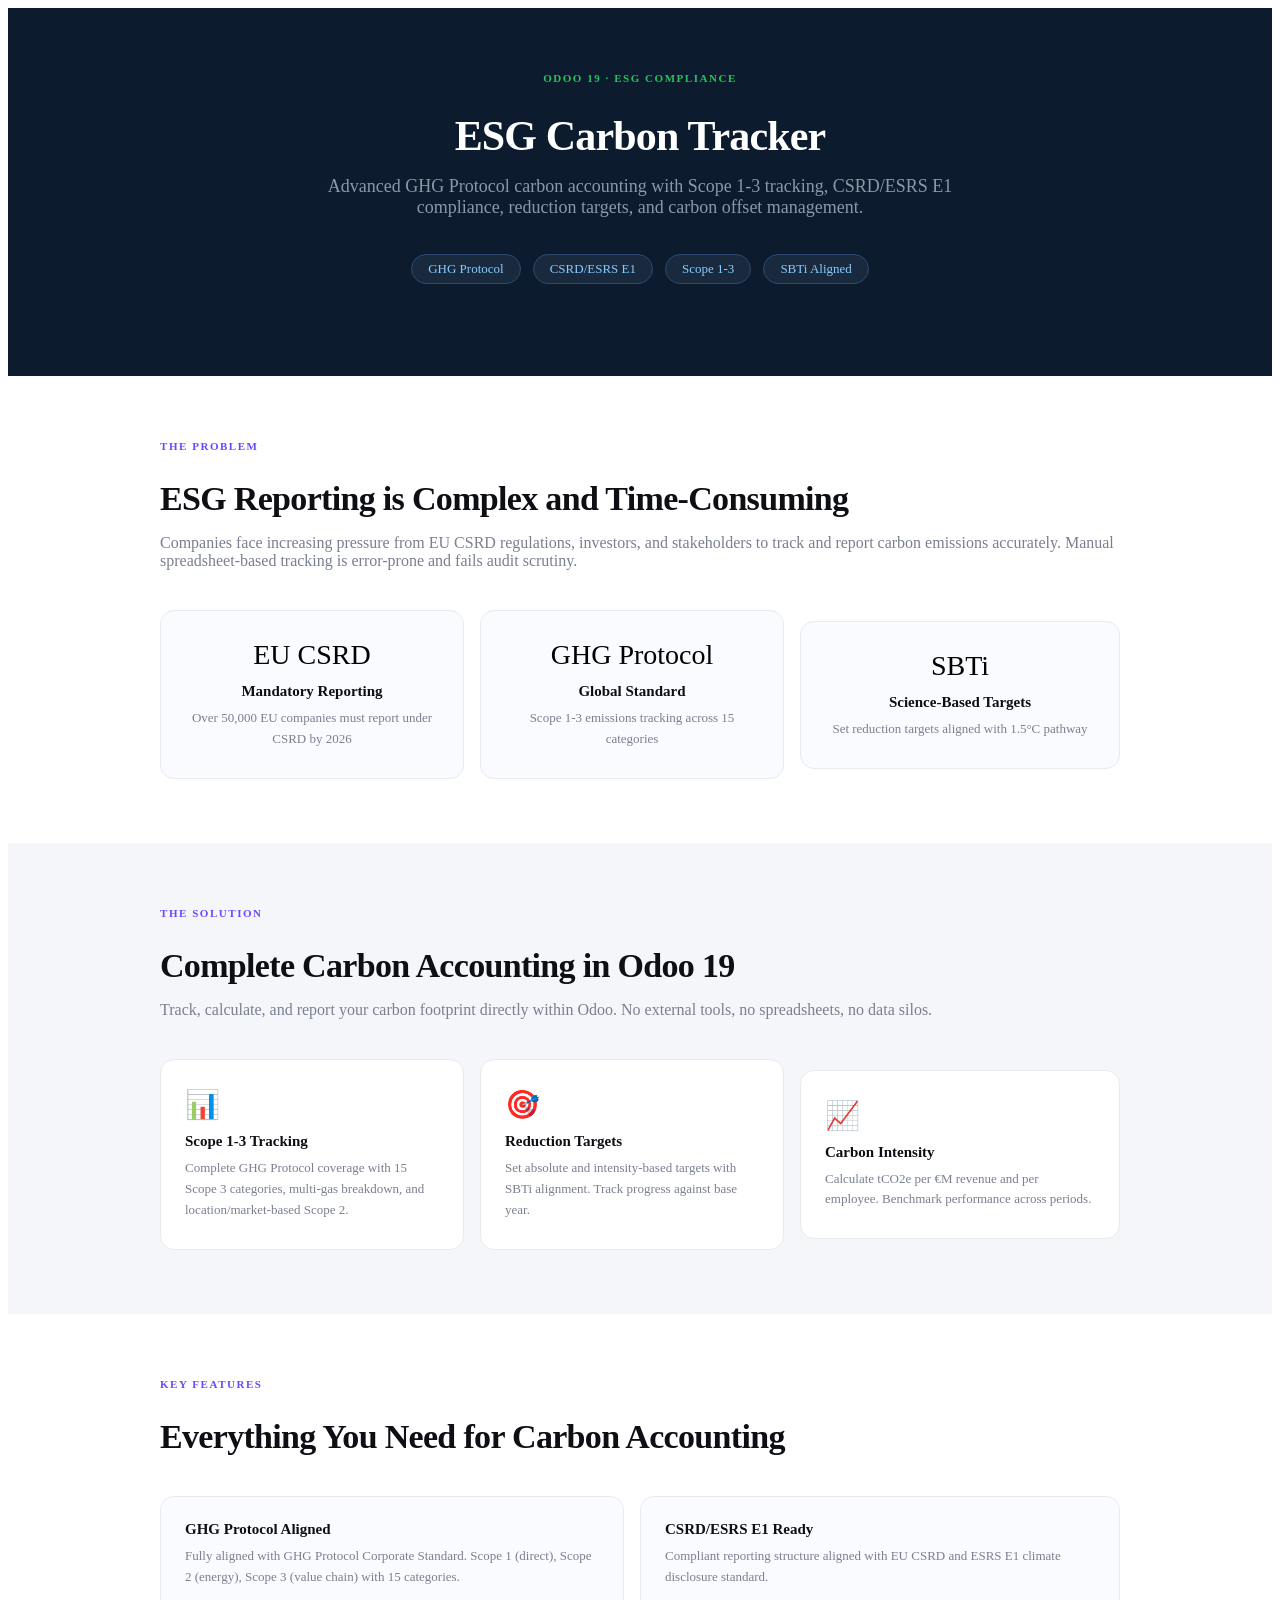
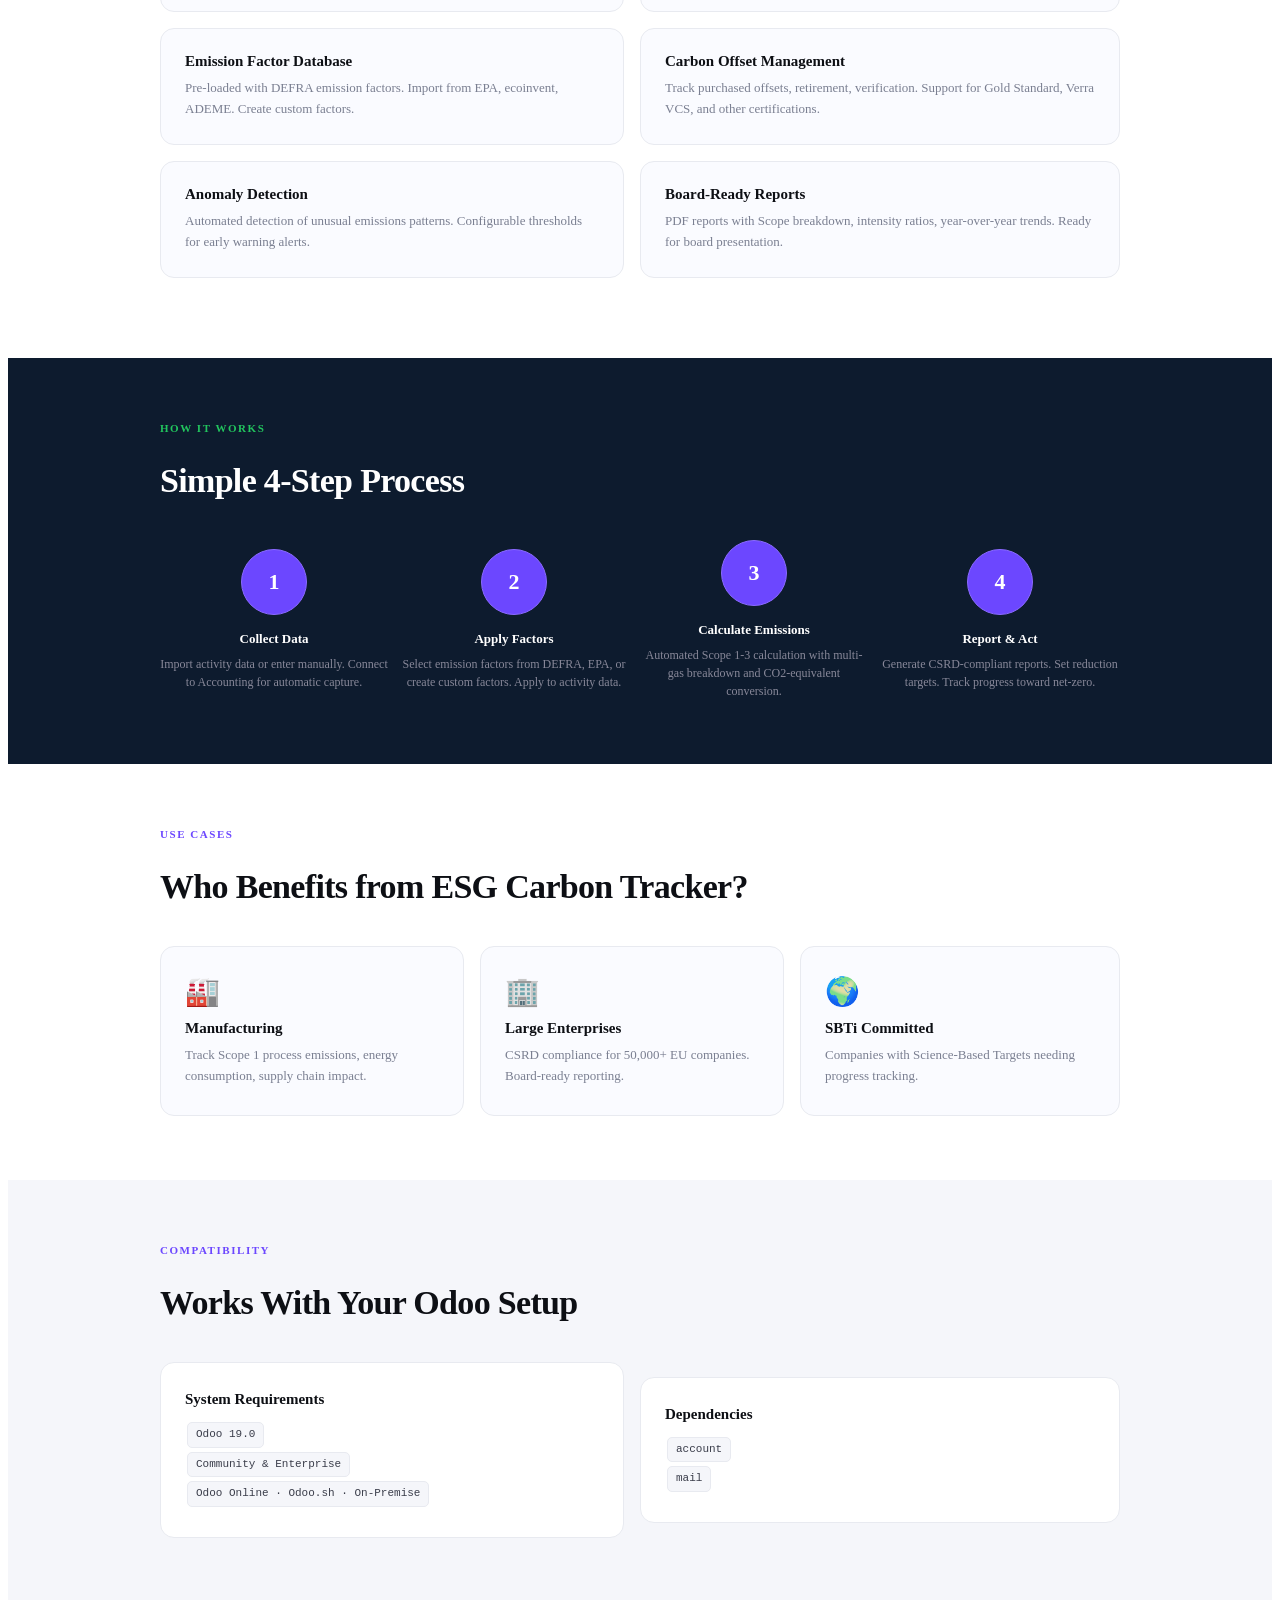
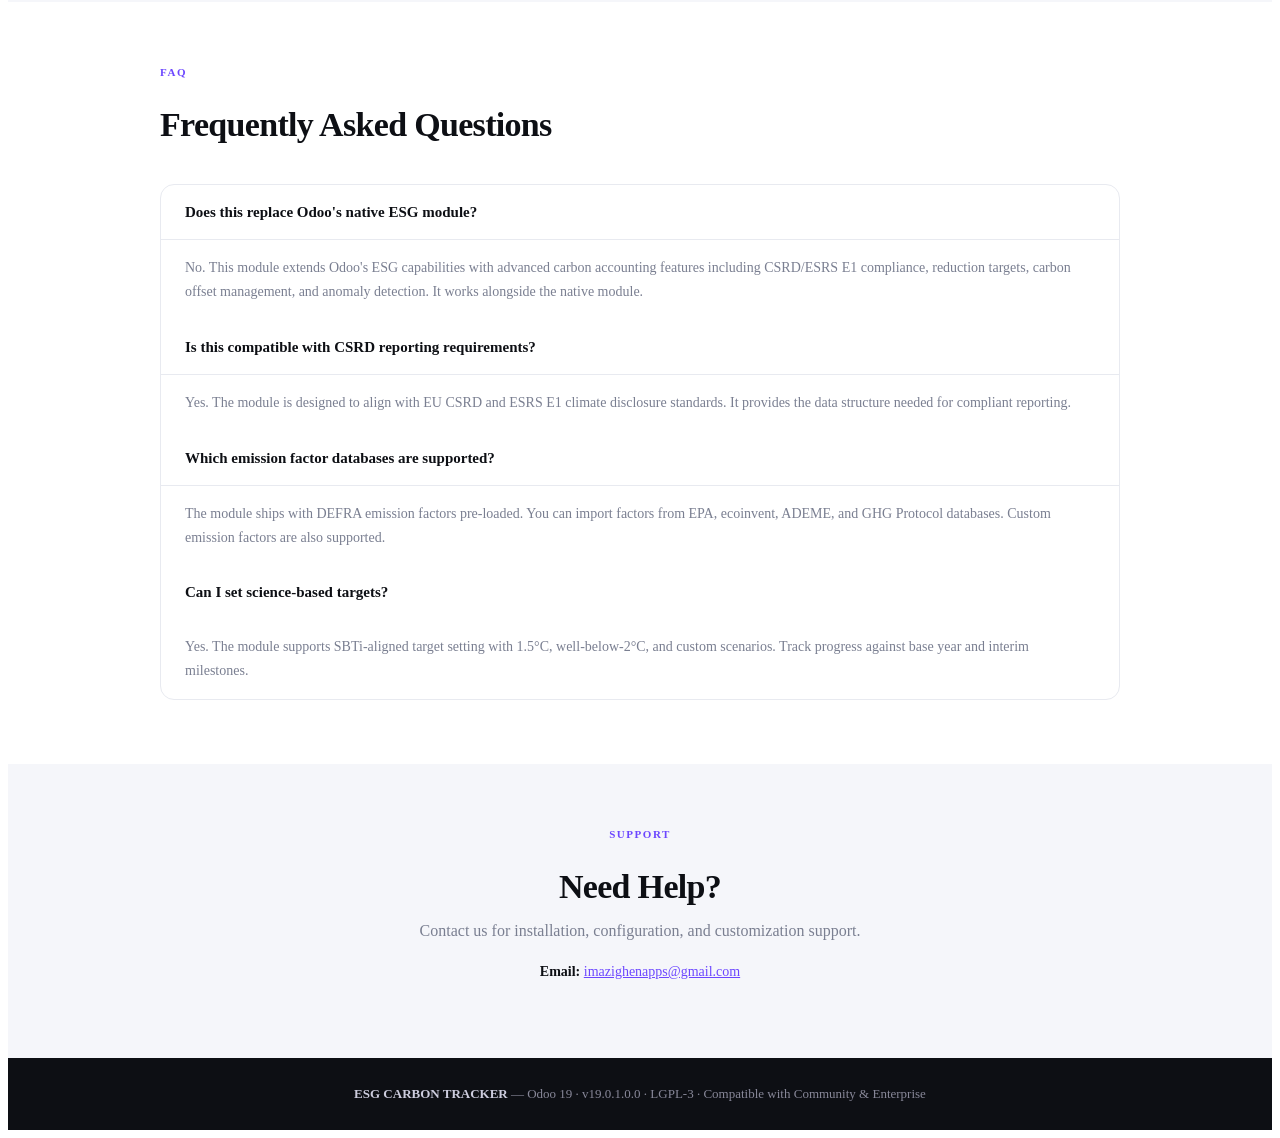
<file: vdm_esg_carbon_tracker/static/description/index.html>
<!DOCTYPE html><div>
    <!-- Hero Section -->
    <div style="background-color:#0d1b2e; padding:64px 40px; text-align:center;">
        <div style="max-width:960px; margin:0 auto;">
            <div style="font-size:11px; font-weight:700; letter-spacing:.14em; text-transform:uppercase; color:#22c55e; margin-bottom:16px;">ODOO 19 · ESG COMPLIANCE</div>
            <h1 style="font-size:42px; font-weight:800; color:#ffffff; letter-spacing:-.02em; margin-bottom:16px;">ESG Carbon Tracker</h1>
            <p style="font-size:18px; color:#8899aa; max-width:640px; margin:0 auto 32px; font-weight:300;">Advanced GHG Protocol carbon accounting with Scope 1-3 tracking, CSRD/ESRS E1 compliance, reduction targets, and carbon offset management.</p>
            <div style="margin-bottom:24px;">
                <span style="display:inline-block; background-color:#1a2a3e; border:1px solid #2d4a6e; color:#88ccff; font-size:13px; padding:6px 16px; border-radius:100px; margin:4px;">GHG Protocol</span>
                <span style="display:inline-block; background-color:#1a2a3e; border:1px solid #2d4a6e; color:#88ccff; font-size:13px; padding:6px 16px; border-radius:100px; margin:4px;">CSRD/ESRS E1</span>
                <span style="display:inline-block; background-color:#1a2a3e; border:1px solid #2d4a6e; color:#88ccff; font-size:13px; padding:6px 16px; border-radius:100px; margin:4px;">Scope 1-3</span>
                <span style="display:inline-block; background-color:#1a2a3e; border:1px solid #2d4a6e; color:#88ccff; font-size:13px; padding:6px 16px; border-radius:100px; margin:4px;">SBTi Aligned</span>
            </div>
        </div>
    </div>

    <!-- Problem Section -->
    <div style="padding:64px 40px; background-color:#ffffff;">
        <div style="max-width:960px; margin:0 auto;">
            <div style="font-size:11px; font-weight:700; letter-spacing:.14em; text-transform:uppercase; color:#6c47ff; margin-bottom:10px;">THE PROBLEM</div>
            <h2 style="font-size:34px; font-weight:800; color:#0d0f14; letter-spacing:-.02em; margin-bottom:12px;">ESG Reporting is Complex and Time-Consuming</h2>
            <p style="font-size:16px; color:#7a7f91; margin-bottom:40px; font-weight:300;">Companies face increasing pressure from EU CSRD regulations, investors, and stakeholders to track and report carbon emissions accurately. Manual spreadsheet-based tracking is error-prone and fails audit scrutiny.</p>
            <table width="100%" cellpadding="0" cellspacing="0">
                <tr>
                    <td width="33%" style="padding-right:16px;">
                        <div style="border:1px solid #e8eaf0; border-radius:14px; padding:28px 24px; background-color:#fafbff; text-align:center;">
                            <div style="font-size:28px; margin-bottom:12px;">EU CSRD</div>
                            <div style="font-size:15px; font-weight:700; color:#0d0f14; margin-bottom:8px;">Mandatory Reporting</div>
                            <p style="font-size:13px; color:#7a7f91; line-height:1.6; margin:0;">Over 50,000 EU companies must report under CSRD by 2026</p>
                        </div>
                    </td>
                    <td width="33%" style="padding-right:16px;">
                        <div style="border:1px solid #e8eaf0; border-radius:14px; padding:28px 24px; background-color:#fafbff; text-align:center;">
                            <div style="font-size:28px; margin-bottom:12px;">GHG Protocol</div>
                            <div style="font-size:15px; font-weight:700; color:#0d0f14; margin-bottom:8px;">Global Standard</div>
                            <p style="font-size:13px; color:#7a7f91; line-height:1.6; margin:0;">Scope 1-3 emissions tracking across 15 categories</p>
                        </div>
                    </td>
                    <td width="33%">
                        <div style="border:1px solid #e8eaf0; border-radius:14px; padding:28px 24px; background-color:#fafbff; text-align:center;">
                            <div style="font-size:28px; margin-bottom:12px;">SBTi</div>
                            <div style="font-size:15px; font-weight:700; color:#0d0f14; margin-bottom:8px;">Science-Based Targets</div>
                            <p style="font-size:13px; color:#7a7f91; line-height:1.6; margin:0;">Set reduction targets aligned with 1.5°C pathway</p>
                        </div>
                    </td>
                </tr>
            </table>
        </div>
    </div>

    <!-- Solution Section -->
    <div style="padding:64px 40px; background-color:#f5f6fa;">
        <div style="max-width:960px; margin:0 auto;">
            <div style="font-size:11px; font-weight:700; letter-spacing:.14em; text-transform:uppercase; color:#6c47ff; margin-bottom:10px;">THE SOLUTION</div>
            <h2 style="font-size:34px; font-weight:800; color:#0d0f14; letter-spacing:-.02em; margin-bottom:12px;">Complete Carbon Accounting in Odoo 19</h2>
            <p style="font-size:16px; color:#7a7f91; margin-bottom:40px; font-weight:300;">Track, calculate, and report your carbon footprint directly within Odoo. No external tools, no spreadsheets, no data silos.</p>
            <table width="100%" cellpadding="0" cellspacing="0">
                <tr>
                    <td width="33%" style="padding-right:16px;">
                        <div style="border:1px solid #e8eaf0; border-radius:14px; padding:28px 24px; background-color:#ffffff;">
                            <div style="font-size:28px; margin-bottom:12px;">&#128202;</div>
                            <div style="font-size:15px; font-weight:700; color:#0d0f14; margin-bottom:8px;">Scope 1-3 Tracking</div>
                            <p style="font-size:13px; color:#7a7f91; line-height:1.6; margin:0;">Complete GHG Protocol coverage with 15 Scope 3 categories, multi-gas breakdown, and location/market-based Scope 2.</p>
                        </div>
                    </td>
                    <td width="33%" style="padding-right:16px;">
                        <div style="border:1px solid #e8eaf0; border-radius:14px; padding:28px 24px; background-color:#ffffff;">
                            <div style="font-size:28px; margin-bottom:12px;">&#127919;</div>
                            <div style="font-size:15px; font-weight:700; color:#0d0f14; margin-bottom:8px;">Reduction Targets</div>
                            <p style="font-size:13px; color:#7a7f91; line-height:1.6; margin:0;">Set absolute and intensity-based targets with SBTi alignment. Track progress against base year.</p>
                        </div>
                    </td>
                    <td width="33%">
                        <div style="border:1px solid #e8eaf0; border-radius:14px; padding:28px 24px; background-color:#ffffff;">
                            <div style="font-size:28px; margin-bottom:12px;">&#128200;</div>
                            <div style="font-size:15px; font-weight:700; color:#0d0f14; margin-bottom:8px;">Carbon Intensity</div>
                            <p style="font-size:13px; color:#7a7f91; line-height:1.6; margin:0;">Calculate tCO2e per €M revenue and per employee. Benchmark performance across periods.</p>
                        </div>
                    </td>
                </tr>
            </table>
        </div>
    </div>

    <!-- Features Section -->
    <div style="padding:64px 40px; background-color:#ffffff;">
        <div style="max-width:960px; margin:0 auto;">
            <div style="font-size:11px; font-weight:700; letter-spacing:.14em; text-transform:uppercase; color:#6c47ff; margin-bottom:10px;">KEY FEATURES</div>
            <h2 style="font-size:34px; font-weight:800; color:#0d0f14; letter-spacing:-.02em; margin-bottom:40px;">Everything You Need for Carbon Accounting</h2>
            <table width="100%" cellpadding="0" cellspacing="0">
                <tr>
                    <td width="50%" style="padding-right:16px; padding-bottom:16px;">
                        <div style="border:1px solid #e8eaf0; border-radius:14px; padding:24px; background-color:#fafbff;">
                            <div style="font-size:15px; font-weight:700; color:#0d0f14; margin-bottom:8px;">GHG Protocol Aligned</div>
                            <p style="font-size:13px; color:#7a7f91; line-height:1.6; margin:0;">Fully aligned with GHG Protocol Corporate Standard. Scope 1 (direct), Scope 2 (energy), Scope 3 (value chain) with 15 categories.</p>
                        </div>
                    </td>
                    <td width="50%" style="padding-bottom:16px;">
                        <div style="border:1px solid #e8eaf0; border-radius:14px; padding:24px; background-color:#fafbff;">
                            <div style="font-size:15px; font-weight:700; color:#0d0f14; margin-bottom:8px;">CSRD/ESRS E1 Ready</div>
                            <p style="font-size:13px; color:#7a7f91; line-height:1.6; margin:0;">Compliant reporting structure aligned with EU CSRD and ESRS E1 climate disclosure standard.</p>
                        </div>
                    </td>
                </tr>
                <tr>
                    <td width="50%" style="padding-right:16px; padding-bottom:16px;">
                        <div style="border:1px solid #e8eaf0; border-radius:14px; padding:24px; background-color:#fafbff;">
                            <div style="font-size:15px; font-weight:700; color:#0d0f14; margin-bottom:8px;">Emission Factor Database</div>
                            <p style="font-size:13px; color:#7a7f91; line-height:1.6; margin:0;">Pre-loaded with DEFRA emission factors. Import from EPA, ecoinvent, ADEME. Create custom factors.</p>
                        </div>
                    </td>
                    <td width="50%" style="padding-bottom:16px;">
                        <div style="border:1px solid #e8eaf0; border-radius:14px; padding:24px; background-color:#fafbff;">
                            <div style="font-size:15px; font-weight:700; color:#0d0f14; margin-bottom:8px;">Carbon Offset Management</div>
                            <p style="font-size:13px; color:#7a7f91; line-height:1.6; margin:0;">Track purchased offsets, retirement, verification. Support for Gold Standard, Verra VCS, and other certifications.</p>
                        </div>
                    </td>
                </tr>
                <tr>
                    <td width="50%" style="padding-right:16px; padding-bottom:16px;">
                        <div style="border:1px solid #e8eaf0; border-radius:14px; padding:24px; background-color:#fafbff;">
                            <div style="font-size:15px; font-weight:700; color:#0d0f14; margin-bottom:8px;">Anomaly Detection</div>
                            <p style="font-size:13px; color:#7a7f91; line-height:1.6; margin:0;">Automated detection of unusual emissions patterns. Configurable thresholds for early warning alerts.</p>
                        </div>
                    </td>
                    <td width="50%" style="padding-bottom:16px;">
                        <div style="border:1px solid #e8eaf0; border-radius:14px; padding:24px; background-color:#fafbff;">
                            <div style="font-size:15px; font-weight:700; color:#0d0f14; margin-bottom:8px;">Board-Ready Reports</div>
                            <p style="font-size:13px; color:#7a7f91; line-height:1.6; margin:0;">PDF reports with Scope breakdown, intensity ratios, year-over-year trends. Ready for board presentation.</p>
                        </div>
                    </td>
                </tr>
            </table>
        </div>
    </div>

    <!-- How It Works -->
    <div style="padding:64px 40px; background-color:#0d1b2e;">
        <div style="max-width:960px; margin:0 auto;">
            <div style="font-size:11px; font-weight:700; letter-spacing:.14em; text-transform:uppercase; color:#22c55e; margin-bottom:10px;">HOW IT WORKS</div>
            <h2 style="font-size:34px; font-weight:800; color:#ffffff; letter-spacing:-.02em; margin-bottom:40px;">Simple 4-Step Process</h2>
            <table width="100%" cellpadding="0" cellspacing="0">
                <tr>
                    <td width="25%" style="padding-right:12px; text-align:center;">
                        <div style="width:64px; height:64px; border-radius:50%; background-color:#6c47ff; border:1px solid #8a6aff; margin:0 auto 16px; font-size:22px; font-weight:800; color:#ffffff; line-height:64px; text-align:center;">1</div>
                        <div style="font-size:13px; font-weight:700; color:#ffffff; margin-bottom:8px;">Collect Data</div>
                        <p style="font-size:12px; color:#888899; line-height:1.5; margin:0;">Import activity data or enter manually. Connect to Accounting for automatic capture.</p>
                    </td>
                    <td width="25%" style="padding-right:12px; text-align:center;">
                        <div style="width:64px; height:64px; border-radius:50%; background-color:#6c47ff; border:1px solid #8a6aff; margin:0 auto 16px; font-size:22px; font-weight:800; color:#ffffff; line-height:64px; text-align:center;">2</div>
                        <div style="font-size:13px; font-weight:700; color:#ffffff; margin-bottom:8px;">Apply Factors</div>
                        <p style="font-size:12px; color:#888899; line-height:1.5; margin:0;">Select emission factors from DEFRA, EPA, or create custom factors. Apply to activity data.</p>
                    </td>
                    <td width="25%" style="padding-right:12px; text-align:center;">
                        <div style="width:64px; height:64px; border-radius:50%; background-color:#6c47ff; border:1px solid #8a6aff; margin:0 auto 16px; font-size:22px; font-weight:800; color:#ffffff; line-height:64px; text-align:center;">3</div>
                        <div style="font-size:13px; font-weight:700; color:#ffffff; margin-bottom:8px;">Calculate Emissions</div>
                        <p style="font-size:12px; color:#888899; line-height:1.5; margin:0;">Automated Scope 1-3 calculation with multi-gas breakdown and CO2-equivalent conversion.</p>
                    </td>
                    <td width="25%" style="text-align:center;">
                        <div style="width:64px; height:64px; border-radius:50%; background-color:#6c47ff; border:1px solid #8a6aff; margin:0 auto 16px; font-size:22px; font-weight:800; color:#ffffff; line-height:64px; text-align:center;">4</div>
                        <div style="font-size:13px; font-weight:700; color:#ffffff; margin-bottom:8px;">Report & Act</div>
                        <p style="font-size:12px; color:#888899; line-height:1.5; margin:0;">Generate CSRD-compliant reports. Set reduction targets. Track progress toward net-zero.</p>
                    </td>
                </tr>
            </table>
        </div>
    </div>

    <!-- Use Cases -->
    <div style="padding:64px 40px; background-color:#ffffff;">
        <div style="max-width:960px; margin:0 auto;">
            <div style="font-size:11px; font-weight:700; letter-spacing:.14em; text-transform:uppercase; color:#6c47ff; margin-bottom:10px;">USE CASES</div>
            <h2 style="font-size:34px; font-weight:800; color:#0d0f14; letter-spacing:-.02em; margin-bottom:40px;">Who Benefits from ESG Carbon Tracker?</h2>
            <table width="100%" cellpadding="0" cellspacing="0">
                <tr>
                    <td width="33%" style="padding-right:16px;">
                        <div style="border:1px solid #e8eaf0; border-radius:14px; padding:28px 24px; background-color:#fafbff;">
                            <div style="font-size:28px; margin-bottom:12px;">&#127981;</div>
                            <div style="font-size:15px; font-weight:700; color:#0d0f14; margin-bottom:8px;">Manufacturing</div>
                            <p style="font-size:13px; color:#7a7f91; line-height:1.6; margin:0;">Track Scope 1 process emissions, energy consumption, supply chain impact.</p>
                        </div>
                    </td>
                    <td width="33%" style="padding-right:16px;">
                        <div style="border:1px solid #e8eaf0; border-radius:14px; padding:28px 24px; background-color:#fafbff;">
                            <div style="font-size:28px; margin-bottom:12px;">&#127970;</div>
                            <div style="font-size:15px; font-weight:700; color:#0d0f14; margin-bottom:8px;">Large Enterprises</div>
                            <p style="font-size:13px; color:#7a7f91; line-height:1.6; margin:0;">CSRD compliance for 50,000+ EU companies. Board-ready reporting.</p>
                        </div>
                    </td>
                    <td width="33%">
                        <div style="border:1px solid #e8eaf0; border-radius:14px; padding:28px 24px; background-color:#fafbff;">
                            <div style="font-size:28px; margin-bottom:12px;">&#127757;</div>
                            <div style="font-size:15px; font-weight:700; color:#0d0f14; margin-bottom:8px;">SBTi Committed</div>
                            <p style="font-size:13px; color:#7a7f91; line-height:1.6; margin:0;">Companies with Science-Based Targets needing progress tracking.</p>
                        </div>
                    </td>
                </tr>
            </table>
        </div>
    </div>

    <!-- Compatibility -->
    <div style="padding:64px 40px; background-color:#f5f6fa;">
        <div style="max-width:960px; margin:0 auto;">
            <div style="font-size:11px; font-weight:700; letter-spacing:.14em; text-transform:uppercase; color:#6c47ff; margin-bottom:10px;">COMPATIBILITY</div>
            <h2 style="font-size:34px; font-weight:800; color:#0d0f14; letter-spacing:-.02em; margin-bottom:40px;">Works With Your Odoo Setup</h2>
            <table width="100%" cellpadding="0" cellspacing="0">
                <tr>
                    <td width="50%" style="padding-right:16px;">
                        <div style="border:1px solid #e8eaf0; border-radius:14px; padding:28px 24px; background-color:#ffffff;">
                            <div style="font-size:15px; font-weight:700; color:#0d0f14; margin-bottom:12px;">System Requirements</div>
                            <p style="font-size:13px; color:#7a7f91; line-height:1.8; margin:0;">
                                <code style="display:inline-block; font-size:11px; background-color:#f5f6fa; color:#3a3d4a; border:1px solid #e8eaf0; padding:2px 8px; border-radius:5px; margin:2px;">Odoo 19.0</code><br>
                                <code style="display:inline-block; font-size:11px; background-color:#f5f6fa; color:#3a3d4a; border:1px solid #e8eaf0; padding:2px 8px; border-radius:5px; margin:2px;">Community & Enterprise</code><br>
                                <code style="display:inline-block; font-size:11px; background-color:#f5f6fa; color:#3a3d4a; border:1px solid #e8eaf0; padding:2px 8px; border-radius:5px; margin:2px;">Odoo Online · Odoo.sh · On-Premise</code>
                            </p>
                        </div>
                    </td>
                    <td width="50%">
                        <div style="border:1px solid #e8eaf0; border-radius:14px; padding:28px 24px; background-color:#ffffff;">
                            <div style="font-size:15px; font-weight:700; color:#0d0f14; margin-bottom:12px;">Dependencies</div>
                            <p style="font-size:13px; color:#7a7f91; line-height:1.8; margin:0;">
                                <code style="display:inline-block; font-size:11px; background-color:#f5f6fa; color:#3a3d4a; border:1px solid #e8eaf0; padding:2px 8px; border-radius:5px; margin:2px;">account</code><br>
                                <code style="display:inline-block; font-size:11px; background-color:#f5f6fa; color:#3a3d4a; border:1px solid #e8eaf0; padding:2px 8px; border-radius:5px; margin:2px;">mail</code>
                            </p>
                        </div>
                    </td>
                </tr>
            </table>
        </div>
    </div>

    <!-- FAQ -->
    <div style="padding:64px 40px; background-color:#ffffff;">
        <div style="max-width:960px; margin:0 auto;">
            <div style="font-size:11px; font-weight:700; letter-spacing:.14em; text-transform:uppercase; color:#6c47ff; margin-bottom:10px;">FAQ</div>
            <h2 style="font-size:34px; font-weight:800; color:#0d0f14; letter-spacing:-.02em; margin-bottom:40px;">Frequently Asked Questions</h2>
            
            <div style="border:1px solid #e8eaf0; border-radius:14px; overflow:hidden;">
                <div style="padding:18px 24px; border-bottom:1px solid #e8eaf0;">
                    <strong style="font-size:15px; color:#0d0f14;">Does this replace Odoo's native ESG module?</strong>
                </div>
                <div style="padding:16px 24px; font-size:14px; color:#7a7f91; line-height:1.7;">
                    No. This module extends Odoo's ESG capabilities with advanced carbon accounting features including CSRD/ESRS E1 compliance, reduction targets, carbon offset management, and anomaly detection. It works alongside the native module.
                </div>
                
                <div style="padding:18px 24px; border-bottom:1px solid #e8eaf0;">
                    <strong style="font-size:15px; color:#0d0f14;">Is this compatible with CSRD reporting requirements?</strong>
                </div>
                <div style="padding:16px 24px; font-size:14px; color:#7a7f91; line-height:1.7;">
                    Yes. The module is designed to align with EU CSRD and ESRS E1 climate disclosure standards. It provides the data structure needed for compliant reporting.
                </div>
                
                <div style="padding:18px 24px; border-bottom:1px solid #e8eaf0;">
                    <strong style="font-size:15px; color:#0d0f14;">Which emission factor databases are supported?</strong>
                </div>
                <div style="padding:16px 24px; font-size:14px; color:#7a7f91; line-height:1.7;">
                    The module ships with DEFRA emission factors pre-loaded. You can import factors from EPA, ecoinvent, ADEME, and GHG Protocol databases. Custom emission factors are also supported.
                </div>
                
                <div style="padding:18px 24px;">
                    <strong style="font-size:15px; color:#0d0f14;">Can I set science-based targets?</strong>
                </div>
                <div style="padding:16px 24px; font-size:14px; color:#7a7f91; line-height:1.7;">
                    Yes. The module supports SBTi-aligned target setting with 1.5°C, well-below-2°C, and custom scenarios. Track progress against base year and interim milestones.
                </div>
            </div>
        </div>
    </div>

    <!-- Support -->
    <div style="padding:64px 40px; background-color:#f5f6fa;">
        <div style="max-width:960px; margin:0 auto; text-align:center;">
            <div style="font-size:11px; font-weight:700; letter-spacing:.14em; text-transform:uppercase; color:#6c47ff; margin-bottom:10px;">SUPPORT</div>
            <h2 style="font-size:34px; font-weight:800; color:#0d0f14; letter-spacing:-.02em; margin-bottom:12px;">Need Help?</h2>
            <p style="font-size:16px; color:#7a7f91; margin-bottom:24px; font-weight:300;">Contact us for installation, configuration, and customization support.</p>
            <p style="font-size:14px; color:#0d0f14;">
                <strong>Email:</strong> <a href="mailto:imazighenapps@gmail.com" style="color:#6c47ff;">imazighenapps@gmail.com</a>
            </p>
        </div>
    </div>

    <!-- Footer -->
    <div style="background-color:#0d0f14; text-align:center; padding:28px 40px; font-size:13px; color:#888899;">
        <strong style="color:#ccccdd;">ESG CARBON TRACKER</strong> — Odoo 19 · v19.0.1.0.0 · LGPL-3 · Compatible with Community & Enterprise
    </div>
</div></body></html>
</file>
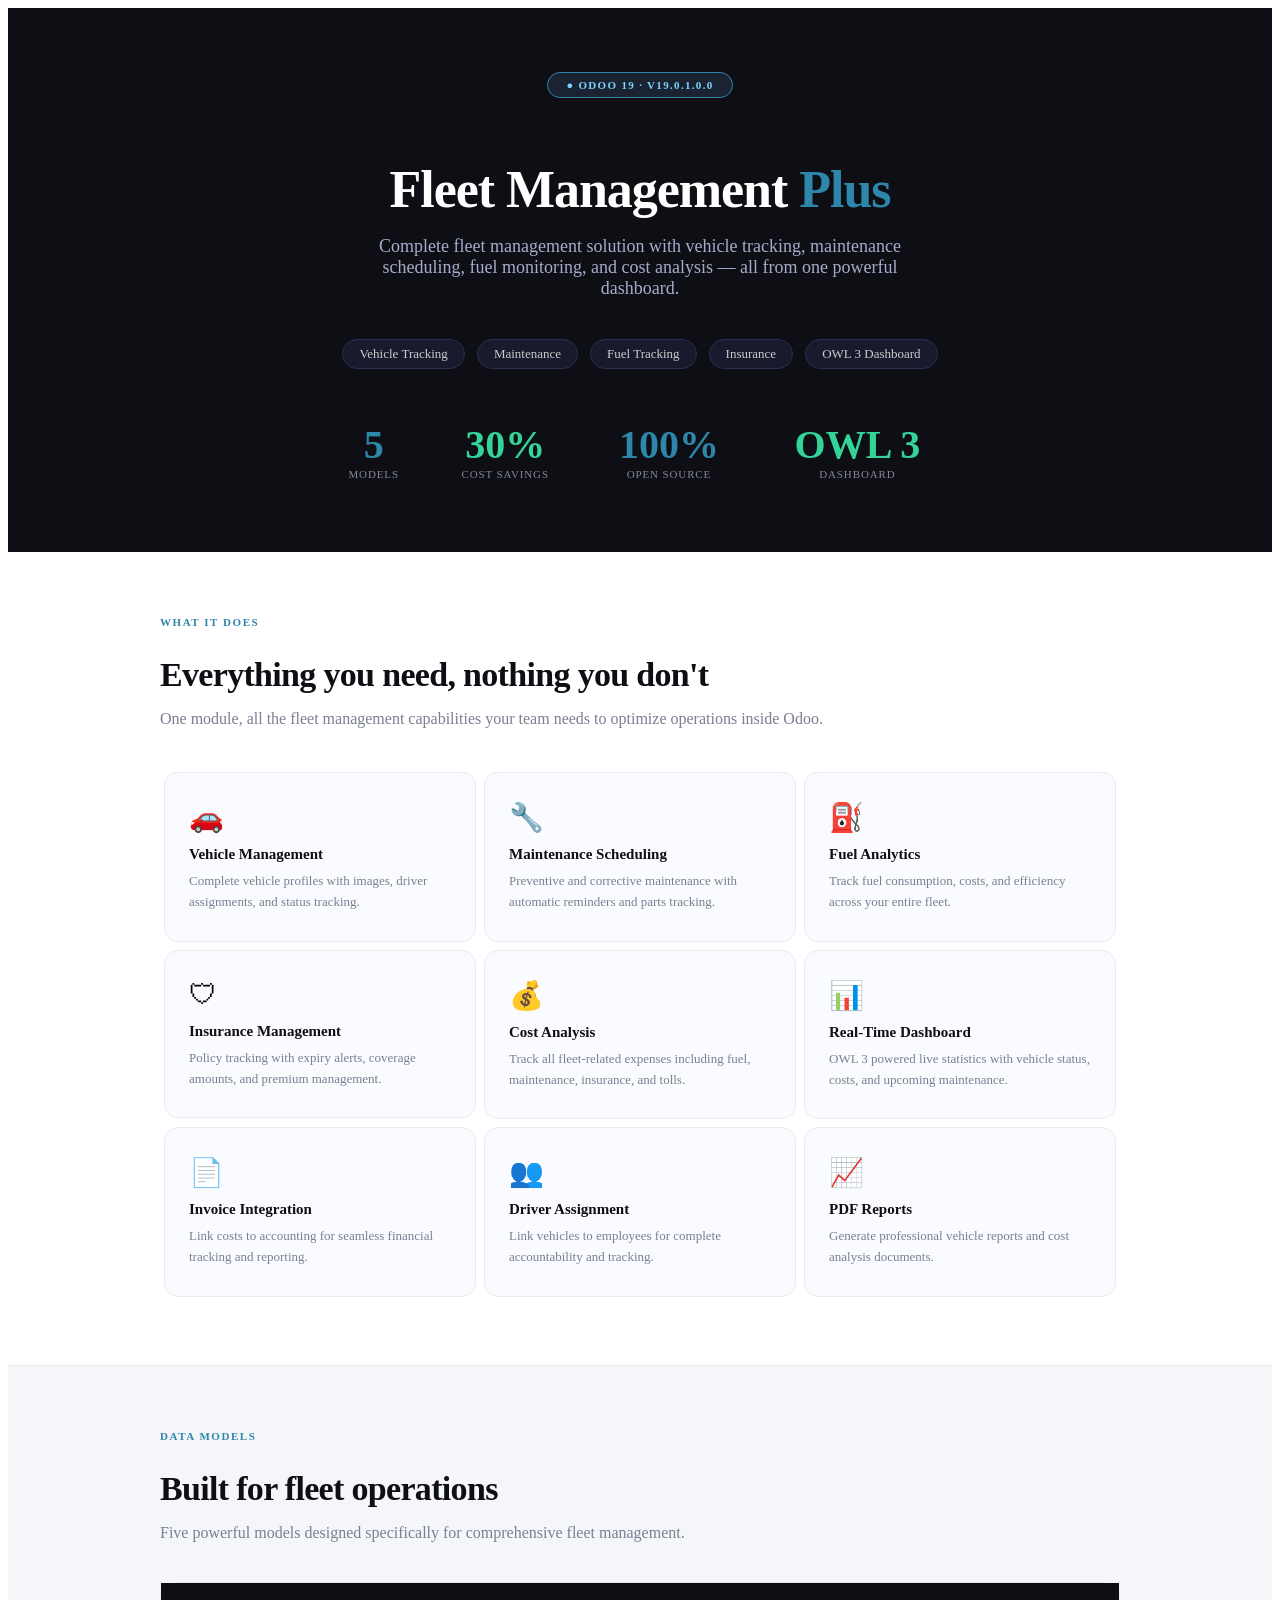
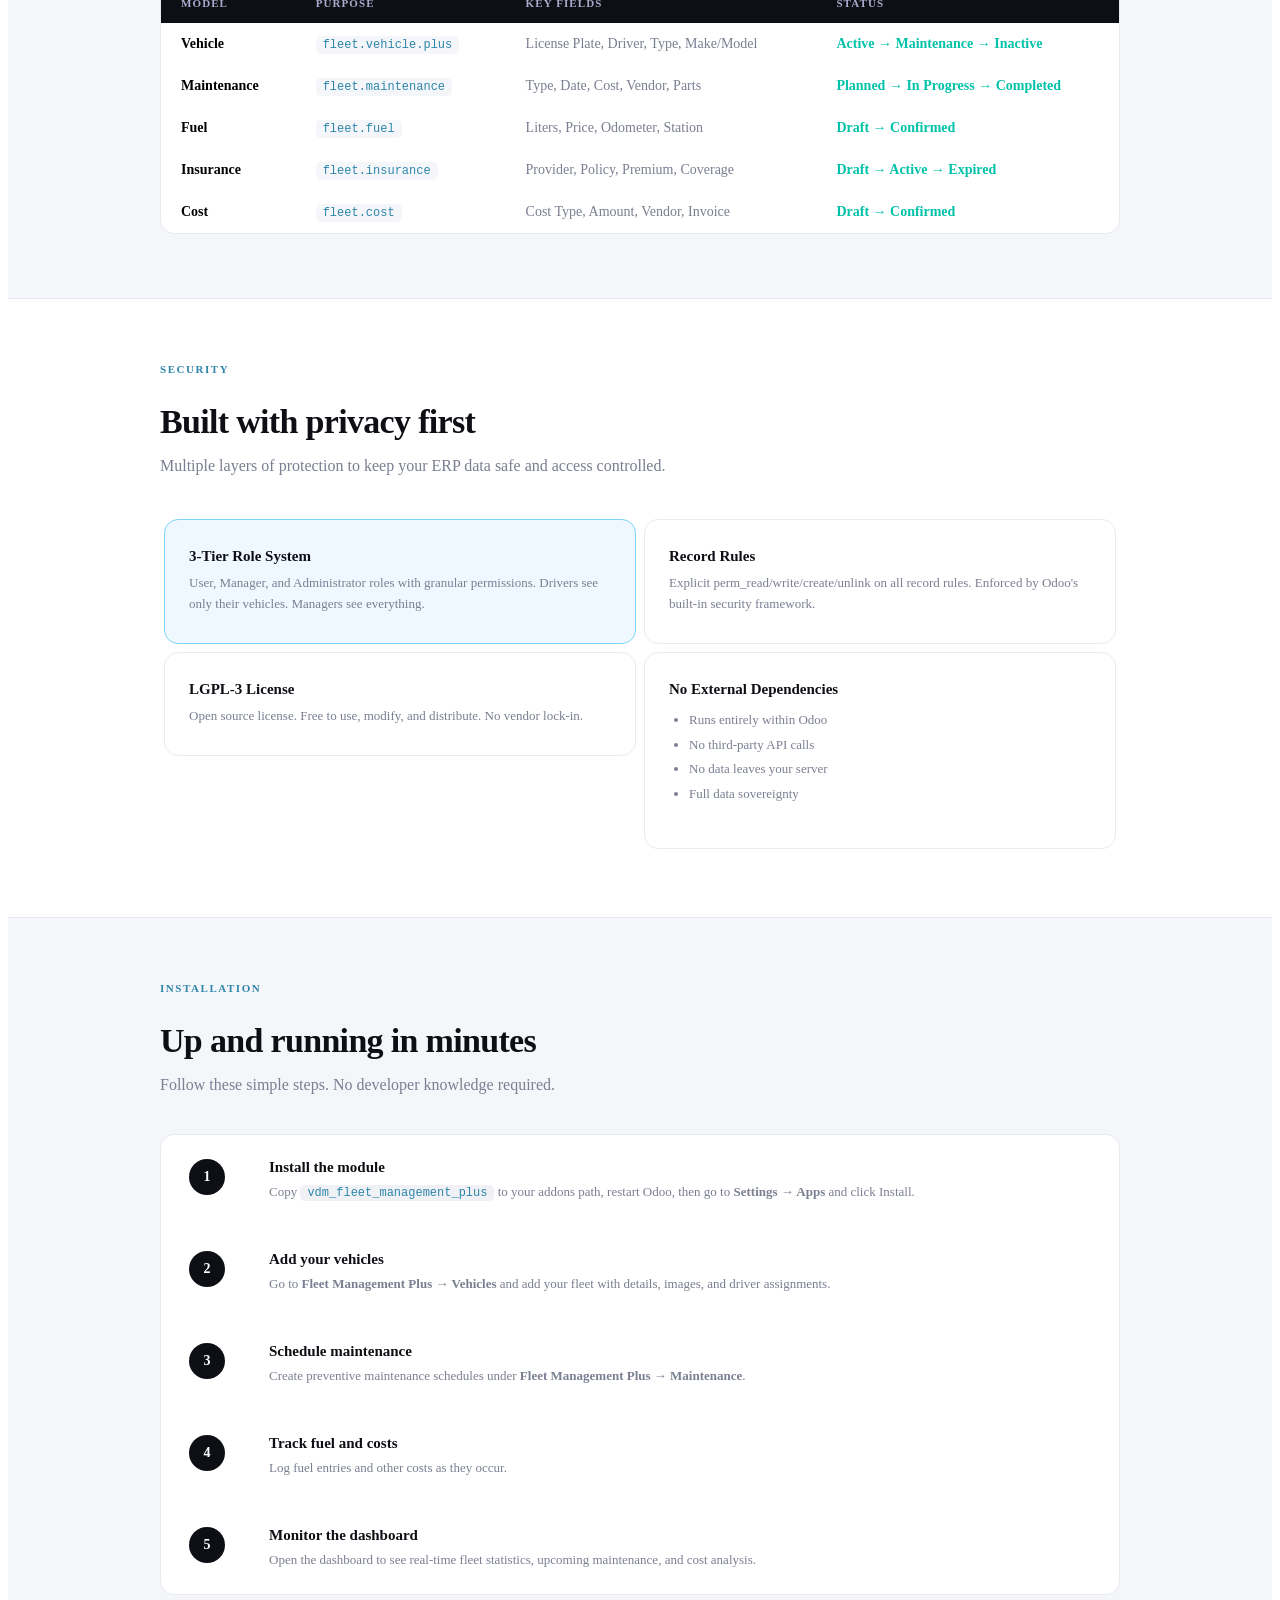
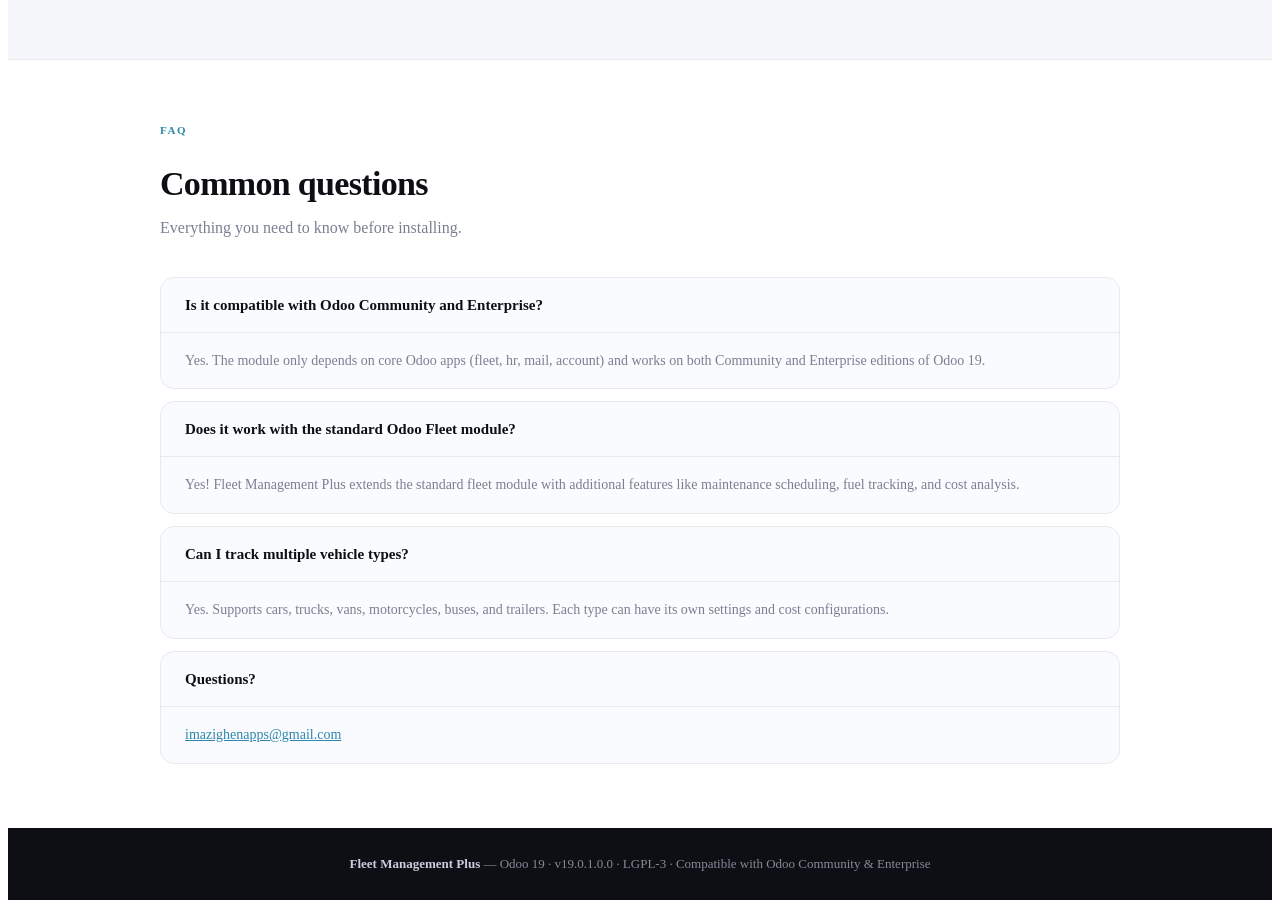
<file: vdm_fleet_management_plus/static/description/index.html>
<!DOCTYPE html>
<div>

<!-- HERO -->
<div style="background-color:#0d0f14; padding:64px 40px 72px; text-align:center;">

  <div style="display:inline-block; background-color:#1a2332; border:1px solid #2E86AB; color:#7dd3fc; font-size:11px; font-weight:700; letter-spacing:.12em; text-transform:uppercase; padding:6px 18px; border-radius:100px; margin-bottom:28px;">
    ● Odoo 19 · v19.0.1.0.0
  </div>

  <h1 style="font-size:52px; font-weight:800; color:#ffffff; line-height:1.1; letter-spacing:-.02em; margin-bottom:18px;">
    Fleet Management <span style="color:#2E86AB;">Plus</span>
  </h1>

  <p style="font-size:18px; color:#aaaacc; max-width:560px; margin:0 auto 36px; font-weight:300;">
    Complete fleet management solution with vehicle tracking, maintenance scheduling, fuel monitoring, and cost analysis — all from one powerful dashboard.
  </p>

  <div style="margin-bottom:48px;">
    <span style="display:inline-block; background-color:#1a1a2e; border:1px solid #2d2d4e; color:#cccccc; font-size:13px; padding:6px 16px; border-radius:100px; margin:4px;">Vehicle Tracking</span>
    <span style="display:inline-block; background-color:#1a1a2e; border:1px solid #2d2d4e; color:#cccccc; font-size:13px; padding:6px 16px; border-radius:100px; margin:4px;">Maintenance</span>
    <span style="display:inline-block; background-color:#1a1a2e; border:1px solid #2d2d4e; color:#cccccc; font-size:13px; padding:6px 16px; border-radius:100px; margin:4px;">Fuel Tracking</span>
    <span style="display:inline-block; background-color:#1a1a2e; border:1px solid #2d2d4e; color:#cccccc; font-size:13px; padding:6px 16px; border-radius:100px; margin:4px;">Insurance</span>
    <span style="display:inline-block; background-color:#1a1a2e; border:1px solid #2d2d4e; color:#cccccc; font-size:13px; padding:6px 16px; border-radius:100px; margin:4px;">OWL 3 Dashboard</span>
  </div>

  <table width="100%" cellpadding="0" cellspacing="0" style="max-width:640px; margin:0 auto;">
    <tr>
      <td style="text-align:center; padding:0 16px;">
        <div style="font-size:40px; font-weight:800; color:#2E86AB;">5</div>
        <div style="font-size:11px; color:#888899; letter-spacing:.08em; text-transform:uppercase; font-weight:500;">Models</div>
      </td>
      <td style="text-align:center; padding:0 16px;">
        <div style="font-size:40px; font-weight:800; color:#34d399;">30%</div>
        <div style="font-size:11px; color:#888899; letter-spacing:.08em; text-transform:uppercase; font-weight:500;">Cost Savings</div>
      </td>
      <td style="text-align:center; padding:0 16px;">
        <div style="font-size:40px; font-weight:800; color:#2E86AB;">100%</div>
        <div style="font-size:11px; color:#888899; letter-spacing:.08em; text-transform:uppercase; font-weight:500;">Open Source</div>
      </td>
      <td style="text-align:center; padding:0 16px;">
        <div style="font-size:40px; font-weight:800; color:#34d399;">OWL 3</div>
        <div style="font-size:11px; color:#888899; letter-spacing:.08em; text-transform:uppercase; font-weight:500;">Dashboard</div>
      </td>
    </tr>
  </table>

</div>

<!-- FEATURES -->
<div style="padding:64px 40px; background-color:#ffffff;">
  <div style="max-width:960px; margin:0 auto;">
    <div style="font-size:11px; font-weight:700; letter-spacing:.14em; text-transform:uppercase; color:#2E86AB; margin-bottom:10px;">What it does</div>
    <h2 style="font-size:34px; font-weight:800; color:#0d0f14; letter-spacing:-.02em; margin-bottom:12px;">Everything you need, nothing you don't</h2>
    <p style="font-size:16px; color:#7a7f91; margin-bottom:40px; font-weight:300;">One module, all the fleet management capabilities your team needs to optimize operations inside Odoo.</p>

    <table width="100%" cellpadding="0" cellspacing="0">
      <tr>
        <td width="33%" style="padding:4px; vertical-align:top;">
          <div style="border:1px solid #e8eaf0; border-radius:14px; padding:28px 24px; background-color:#fafbff;">
            <div style="font-size:28px; margin-bottom:12px;">&#128663;</div>
            <div style="font-size:15px; font-weight:700; color:#0d0f14; margin-bottom:8px;">Vehicle Management</div>
            <p style="font-size:13px; color:#7a7f91; line-height:1.6; margin:0;">Complete vehicle profiles with images, driver assignments, and status tracking.</p>
          </div>
        </td>
        <td width="33%" style="padding:4px; vertical-align:top;">
          <div style="border:1px solid #e8eaf0; border-radius:14px; padding:28px 24px; background-color:#fafbff;">
            <div style="font-size:28px; margin-bottom:12px;">&#128295;</div>
            <div style="font-size:15px; font-weight:700; color:#0d0f14; margin-bottom:8px;">Maintenance Scheduling</div>
            <p style="font-size:13px; color:#7a7f91; line-height:1.6; margin:0;">Preventive and corrective maintenance with automatic reminders and parts tracking.</p>
          </div>
        </td>
        <td width="33%" style="padding:4px; vertical-align:top;">
          <div style="border:1px solid #e8eaf0; border-radius:14px; padding:28px 24px; background-color:#fafbff;">
            <div style="font-size:28px; margin-bottom:12px;">&#9981;</div>
            <div style="font-size:15px; font-weight:700; color:#0d0f14; margin-bottom:8px;">Fuel Analytics</div>
            <p style="font-size:13px; color:#7a7f91; line-height:1.6; margin:0;">Track fuel consumption, costs, and efficiency across your entire fleet.</p>
          </div>
        </td>
      </tr>
      <tr>
        <td width="33%" style="padding:4px; vertical-align:top;">
          <div style="border:1px solid #e8eaf0; border-radius:14px; padding:28px 24px; background-color:#fafbff;">
            <div style="font-size:28px; margin-bottom:12px;">&#128737;</div>
            <div style="font-size:15px; font-weight:700; color:#0d0f14; margin-bottom:8px;">Insurance Management</div>
            <p style="font-size:13px; color:#7a7f91; line-height:1.6; margin:0;">Policy tracking with expiry alerts, coverage amounts, and premium management.</p>
          </div>
        </td>
        <td width="33%" style="padding:4px; vertical-align:top;">
          <div style="border:1px solid #e8eaf0; border-radius:14px; padding:28px 24px; background-color:#fafbff;">
            <div style="font-size:28px; margin-bottom:12px;">&#128176;</div>
            <div style="font-size:15px; font-weight:700; color:#0d0f14; margin-bottom:8px;">Cost Analysis</div>
            <p style="font-size:13px; color:#7a7f91; line-height:1.6; margin:0;">Track all fleet-related expenses including fuel, maintenance, insurance, and tolls.</p>
          </div>
        </td>
        <td width="33%" style="padding:4px; vertical-align:top;">
          <div style="border:1px solid #e8eaf0; border-radius:14px; padding:28px 24px; background-color:#fafbff;">
            <div style="font-size:28px; margin-bottom:12px;">&#128202;</div>
            <div style="font-size:15px; font-weight:700; color:#0d0f14; margin-bottom:8px;">Real-Time Dashboard</div>
            <p style="font-size:13px; color:#7a7f91; line-height:1.6; margin:0;">OWL 3 powered live statistics with vehicle status, costs, and upcoming maintenance.</p>
          </div>
        </td>
      </tr>
      <tr>
        <td width="33%" style="padding:4px; vertical-align:top;">
          <div style="border:1px solid #e8eaf0; border-radius:14px; padding:28px 24px; background-color:#fafbff;">
            <div style="font-size:28px; margin-bottom:12px;">&#128196;</div>
            <div style="font-size:15px; font-weight:700; color:#0d0f14; margin-bottom:8px;">Invoice Integration</div>
            <p style="font-size:13px; color:#7a7f91; line-height:1.6; margin:0;">Link costs to accounting for seamless financial tracking and reporting.</p>
          </div>
        </td>
        <td width="33%" style="padding:4px; vertical-align:top;">
          <div style="border:1px solid #e8eaf0; border-radius:14px; padding:28px 24px; background-color:#fafbff;">
            <div style="font-size:28px; margin-bottom:12px;">&#128101;</div>
            <div style="font-size:15px; font-weight:700; color:#0d0f14; margin-bottom:8px;">Driver Assignment</div>
            <p style="font-size:13px; color:#7a7f91; line-height:1.6; margin:0;">Link vehicles to employees for complete accountability and tracking.</p>
          </div>
        </td>
        <td width="33%" style="padding:4px; vertical-align:top;">
          <div style="border:1px solid #e8eaf0; border-radius:14px; padding:28px 24px; background-color:#fafbff;">
            <div style="font-size:28px; margin-bottom:12px;">&#128200;</div>
            <div style="font-size:15px; font-weight:700; color:#0d0f14; margin-bottom:8px;">PDF Reports</div>
            <p style="font-size:13px; color:#7a7f91; line-height:1.6; margin:0;">Generate professional vehicle reports and cost analysis documents.</p>
          </div>
        </td>
      </tr>
    </table>
  </div>
</div>

<!-- MODELS -->
<div style="padding:64px 40px; background-color:#f5f6fa; border-top:1px solid #e8eaf0;">
  <div style="max-width:960px; margin:0 auto;">
    <div style="font-size:11px; font-weight:700; letter-spacing:.14em; text-transform:uppercase; color:#2E86AB; margin-bottom:10px;">Data Models</div>
    <h2 style="font-size:34px; font-weight:800; color:#0d0f14; letter-spacing:-.02em; margin-bottom:12px;">Built for fleet operations</h2>
    <p style="font-size:16px; color:#7a7f91; margin-bottom:40px; font-weight:300;">Five powerful models designed specifically for comprehensive fleet management.</p>

    <table width="100%" cellpadding="0" cellspacing="0" style="background-color:#ffffff; border:1px solid #e8eaf0; border-radius:14px; font-size:14px;">
      <thead>
        <tr style="background-color:#0d0f14;">
          <th style="padding:14px 20px; text-align:left; color:#aaaacc; font-size:11px; font-weight:700; letter-spacing:.1em; text-transform:uppercase;">Model</th>
          <th style="padding:14px 20px; text-align:left; color:#aaaacc; font-size:11px; font-weight:700; letter-spacing:.1em; text-transform:uppercase;">Purpose</th>
          <th style="padding:14px 20px; text-align:left; color:#aaaacc; font-size:11px; font-weight:700; letter-spacing:.1em; text-transform:uppercase;">Key Fields</th>
          <th style="padding:14px 20px; text-align:left; color:#aaaacc; font-size:11px; font-weight:700; letter-spacing:.1em; text-transform:uppercase;">Status</th>
        </tr>
      </thead>
      <tbody>
        <tr style="border-top:1px solid #e8eaf0;">
          <td style="padding:13px 20px;"><strong>Vehicle</strong></td>
          <td style="padding:13px 20px;"><code style="font-size:12px; background-color:#f5f6fa; color:#2E86AB; padding:2px 7px; border-radius:5px;">fleet.vehicle.plus</code></td>
          <td style="padding:13px 20px; color:#7a7f91;">License Plate, Driver, Type, Make/Model</td>
          <td style="padding:13px 20px; color:#00c2a8; font-weight:700;">Active → Maintenance → Inactive</td>
        </tr>
        <tr style="border-top:1px solid #e8eaf0;">
          <td style="padding:13px 20px;"><strong>Maintenance</strong></td>
          <td style="padding:13px 20px;"><code style="font-size:12px; background-color:#f5f6fa; color:#2E86AB; padding:2px 7px; border-radius:5px;">fleet.maintenance</code></td>
          <td style="padding:13px 20px; color:#7a7f91;">Type, Date, Cost, Vendor, Parts</td>
          <td style="padding:13px 20px; color:#00c2a8; font-weight:700;">Planned → In Progress → Completed</td>
        </tr>
        <tr style="border-top:1px solid #e8eaf0;">
          <td style="padding:13px 20px;"><strong>Fuel</strong></td>
          <td style="padding:13px 20px;"><code style="font-size:12px; background-color:#f5f6fa; color:#2E86AB; padding:2px 7px; border-radius:5px;">fleet.fuel</code></td>
          <td style="padding:13px 20px; color:#7a7f91;">Liters, Price, Odometer, Station</td>
          <td style="padding:13px 20px; color:#00c2a8; font-weight:700;">Draft → Confirmed</td>
        </tr>
        <tr style="border-top:1px solid #e8eaf0;">
          <td style="padding:13px 20px;"><strong>Insurance</strong></td>
          <td style="padding:13px 20px;"><code style="font-size:12px; background-color:#f5f6fa; color:#2E86AB; padding:2px 7px; border-radius:5px;">fleet.insurance</code></td>
          <td style="padding:13px 20px; color:#7a7f91;">Provider, Policy, Premium, Coverage</td>
          <td style="padding:13px 20px; color:#00c2a8; font-weight:700;">Draft → Active → Expired</td>
        </tr>
        <tr style="border-top:1px solid #e8eaf0;">
          <td style="padding:13px 20px;"><strong>Cost</strong></td>
          <td style="padding:13px 20px;"><code style="font-size:12px; background-color:#f5f6fa; color:#2E86AB; padding:2px 7px; border-radius:5px;">fleet.cost</code></td>
          <td style="padding:13px 20px; color:#7a7f91;">Cost Type, Amount, Vendor, Invoice</td>
          <td style="padding:13px 20px; color:#00c2a8; font-weight:700;">Draft → Confirmed</td>
        </tr>
      </tbody>
    </table>
  </div>
</div>

<!-- SECURITY -->
<div style="padding:64px 40px; background-color:#ffffff; border-top:1px solid #e8eaf0;">
  <div style="max-width:960px; margin:0 auto;">
    <div style="font-size:11px; font-weight:700; letter-spacing:.14em; text-transform:uppercase; color:#2E86AB; margin-bottom:10px;">Security</div>
    <h2 style="font-size:34px; font-weight:800; color:#0d0f14; letter-spacing:-.02em; margin-bottom:12px;">Built with privacy first</h2>
    <p style="font-size:16px; color:#7a7f91; margin-bottom:40px; font-weight:300;">Multiple layers of protection to keep your ERP data safe and access controlled.</p>

    <table width="100%" cellpadding="0" cellspacing="0">
      <tr>
        <td width="50%" style="padding:4px; vertical-align:top;">
          <div style="border:1px solid #7dd3fc; border-radius:14px; padding:28px 24px; background-color:#f0f8ff;">
            <div style="font-size:15px; font-weight:700; color:#0d0f14; margin-bottom:8px;">3-Tier Role System</div>
            <p style="font-size:13px; color:#7a7f91; line-height:1.6; margin:0;">User, Manager, and Administrator roles with granular permissions. Drivers see only their vehicles. Managers see everything.</p>
          </div>
        </td>
        <td width="50%" style="padding:4px; vertical-align:top;">
          <div style="border:1px solid #e8eaf0; border-radius:14px; padding:28px 24px; background-color:#ffffff;">
            <div style="font-size:15px; font-weight:700; color:#0d0f14; margin-bottom:8px;">Record Rules</div>
            <p style="font-size:13px; color:#7a7f91; line-height:1.6; margin:0;">Explicit perm_read/write/create/unlink on all record rules. Enforced by Odoo's built-in security framework.</p>
          </div>
        </td>
      </tr>
      <tr>
        <td width="50%" style="padding:4px; vertical-align:top;">
          <div style="border:1px solid #e8eaf0; border-radius:14px; padding:28px 24px; background-color:#ffffff;">
            <div style="font-size:15px; font-weight:700; color:#0d0f14; margin-bottom:8px;">LGPL-3 License</div>
            <p style="font-size:13px; color:#7a7f91; line-height:1.6; margin:0;">Open source license. Free to use, modify, and distribute. No vendor lock-in.</p>
          </div>
        </td>
        <td width="50%" style="padding:4px; vertical-align:top;">
          <div style="border:1px solid #e8eaf0; border-radius:14px; padding:28px 24px; background-color:#ffffff;">
            <div style="font-size:15px; font-weight:700; color:#0d0f14; margin-bottom:8px;">No External Dependencies</div>
            <ul style="font-size:13px; color:#7a7f91; padding-left:20px; margin-top:10px; line-height:1.9;">
              <li>Runs entirely within Odoo</li>
              <li>No third-party API calls</li>
              <li>No data leaves your server</li>
              <li>Full data sovereignty</li>
            </ul>
          </div>
        </td>
      </tr>
    </table>
  </div>
</div>

<!-- SETUP -->
<div style="padding:64px 40px; background-color:#f5f6fa; border-top:1px solid #e8eaf0;">
  <div style="max-width:960px; margin:0 auto;">
    <div style="font-size:11px; font-weight:700; letter-spacing:.14em; text-transform:uppercase; color:#2E86AB; margin-bottom:10px;">Installation</div>
    <h2 style="font-size:34px; font-weight:800; color:#0d0f14; letter-spacing:-.02em; margin-bottom:12px;">Up and running in minutes</h2>
    <p style="font-size:16px; color:#7a7f91; margin-bottom:40px; font-weight:300;">Follow these simple steps. No developer knowledge required.</p>

    <table width="100%" cellpadding="0" cellspacing="0" style="border:1px solid #e8eaf0; border-radius:14px; background-color:#ffffff;">
      <tr style="border-bottom:1px solid #e8eaf0;">
        <td style="padding:24px 20px 24px 28px; vertical-align:top; width:60px;">
          <div style="width:36px; height:36px; border-radius:50%; background-color:#0d0f14; color:#ffffff; font-size:14px; font-weight:800; text-align:center; line-height:36px;">1</div>
        </td>
        <td style="padding:24px 28px 24px 0;">
          <div style="font-size:15px; font-weight:700; color:#0d0f14; margin-bottom:6px;">Install the module</div>
          <p style="font-size:13px; color:#7a7f91; line-height:1.6; margin:0;">Copy <code style="background-color:#f0f1f5; color:#2E86AB; font-size:12px; padding:1px 7px; border-radius:5px;">vdm_fleet_management_plus</code> to your addons path, restart Odoo, then go to <strong>Settings → Apps</strong> and click Install.</p>
        </td>
      </tr>
      <tr style="border-bottom:1px solid #e8eaf0;">
        <td style="padding:24px 20px 24px 28px; vertical-align:top;">
          <div style="width:36px; height:36px; border-radius:50%; background-color:#0d0f14; color:#ffffff; font-size:14px; font-weight:800; text-align:center; line-height:36px;">2</div>
        </td>
        <td style="padding:24px 28px 24px 0;">
          <div style="font-size:15px; font-weight:700; color:#0d0f14; margin-bottom:6px;">Add your vehicles</div>
          <p style="font-size:13px; color:#7a7f91; line-height:1.6; margin:0;">Go to <strong>Fleet Management Plus → Vehicles</strong> and add your fleet with details, images, and driver assignments.</p>
        </td>
      </tr>
      <tr style="border-bottom:1px solid #e8eaf0;">
        <td style="padding:24px 20px 24px 28px; vertical-align:top;">
          <div style="width:36px; height:36px; border-radius:50%; background-color:#0d0f14; color:#ffffff; font-size:14px; font-weight:800; text-align:center; line-height:36px;">3</div>
        </td>
        <td style="padding:24px 28px 24px 0;">
          <div style="font-size:15px; font-weight:700; color:#0d0f14; margin-bottom:6px;">Schedule maintenance</div>
          <p style="font-size:13px; color:#7a7f91; line-height:1.6; margin:0;">Create preventive maintenance schedules under <strong>Fleet Management Plus → Maintenance</strong>.</p>
        </td>
      </tr>
      <tr style="border-bottom:1px solid #e8eaf0;">
        <td style="padding:24px 20px 24px 28px; vertical-align:top;">
          <div style="width:36px; height:36px; border-radius:50%; background-color:#0d0f14; color:#ffffff; font-size:14px; font-weight:800; text-align:center; line-height:36px;">4</div>
        </td>
        <td style="padding:24px 28px 24px 0;">
          <div style="font-size:15px; font-weight:700; color:#0d0f14; margin-bottom:6px;">Track fuel and costs</div>
          <p style="font-size:13px; color:#7a7f91; line-height:1.6; margin:0;">Log fuel entries and other costs as they occur.</p>
        </td>
      </tr>
      <tr>
        <td style="padding:24px 20px 24px 28px; vertical-align:top;">
          <div style="width:36px; height:36px; border-radius:50%; background-color:#0d0f14; color:#ffffff; font-size:14px; font-weight:800; text-align:center; line-height:36px;">5</div>
        </td>
        <td style="padding:24px 28px 24px 0;">
          <div style="font-size:15px; font-weight:700; color:#0d0f14; margin-bottom:6px;">Monitor the dashboard</div>
          <p style="font-size:13px; color:#7a7f91; line-height:1.6; margin:0;">Open the dashboard to see real-time fleet statistics, upcoming maintenance, and cost analysis.</p>
        </td>
      </tr>
    </table>
  </div>
</div>

<!-- FAQ -->
<div style="padding:64px 40px; background-color:#ffffff; border-top:1px solid #e8eaf0;">
  <div style="max-width:960px; margin:0 auto;">
    <div style="font-size:11px; font-weight:700; letter-spacing:.14em; text-transform:uppercase; color:#2E86AB; margin-bottom:10px;">FAQ</div>
    <h2 style="font-size:34px; font-weight:800; color:#0d0f14; letter-spacing:-.02em; margin-bottom:12px;">Common questions</h2>
    <p style="font-size:16px; color:#7a7f91; margin-bottom:40px; font-weight:300;">Everything you need to know before installing.</p>

    <table width="100%" cellpadding="0" cellspacing="0">
      <tr><td style="padding-bottom:12px;">
        <div style="border:1px solid #e8eaf0; border-radius:14px; background-color:#fafbff;">
          <div style="padding:18px 24px; border-bottom:1px solid #e8eaf0;"><strong style="font-size:15px; color:#0d0f14;">Is it compatible with Odoo Community and Enterprise?</strong></div>
          <div style="padding:16px 24px; font-size:14px; color:#7a7f91; line-height:1.7;">Yes. The module only depends on core Odoo apps (fleet, hr, mail, account) and works on both Community and Enterprise editions of Odoo 19.</div>
        </div>
      </td></tr>
      <tr><td style="padding-bottom:12px;">
        <div style="border:1px solid #e8eaf0; border-radius:14px; background-color:#fafbff;">
          <div style="padding:18px 24px; border-bottom:1px solid #e8eaf0;"><strong style="font-size:15px; color:#0d0f14;">Does it work with the standard Odoo Fleet module?</strong></div>
          <div style="padding:16px 24px; font-size:14px; color:#7a7f91; line-height:1.7;">Yes! Fleet Management Plus extends the standard fleet module with additional features like maintenance scheduling, fuel tracking, and cost analysis.</div>
        </div>
      </td></tr>
      <tr><td style="padding-bottom:12px;">
        <div style="border:1px solid #e8eaf0; border-radius:14px; background-color:#fafbff;">
          <div style="padding:18px 24px; border-bottom:1px solid #e8eaf0;"><strong style="font-size:15px; color:#0d0f14;">Can I track multiple vehicle types?</strong></div>
          <div style="padding:16px 24px; font-size:14px; color:#7a7f91; line-height:1.7;">Yes. Supports cars, trucks, vans, motorcycles, buses, and trailers. Each type can have its own settings and cost configurations.</div>
        </div>
      </td></tr>
      <tr><td>
        <div style="border:1px solid #e8eaf0; border-radius:14px; background-color:#fafbff;">
          <div style="padding:18px 24px; border-bottom:1px solid #e8eaf0;"><strong style="font-size:15px; color:#0d0f14;">Questions?</strong></div>
          <div style="padding:16px 24px; font-size:14px; color:#000000; line-height:1.7;"><a href="mailto:imazighenapps@gmail.com" style="color:#2E86AB;">imazighenapps@gmail.com</a></div>
        </div>
      </td></tr>
    </table>
  </div>
</div>

<!-- FOOTER -->
<div style="background-color:#0d0f14; text-align:center; padding:28px 40px; font-size:13px; color:#888899;">
  <strong style="color:#ccccdd;">Fleet Management Plus</strong> — Odoo 19 · v19.0.1.0.0 · LGPL-3 · Compatible with Odoo Community &amp; Enterprise
</div>

</div>
</file>
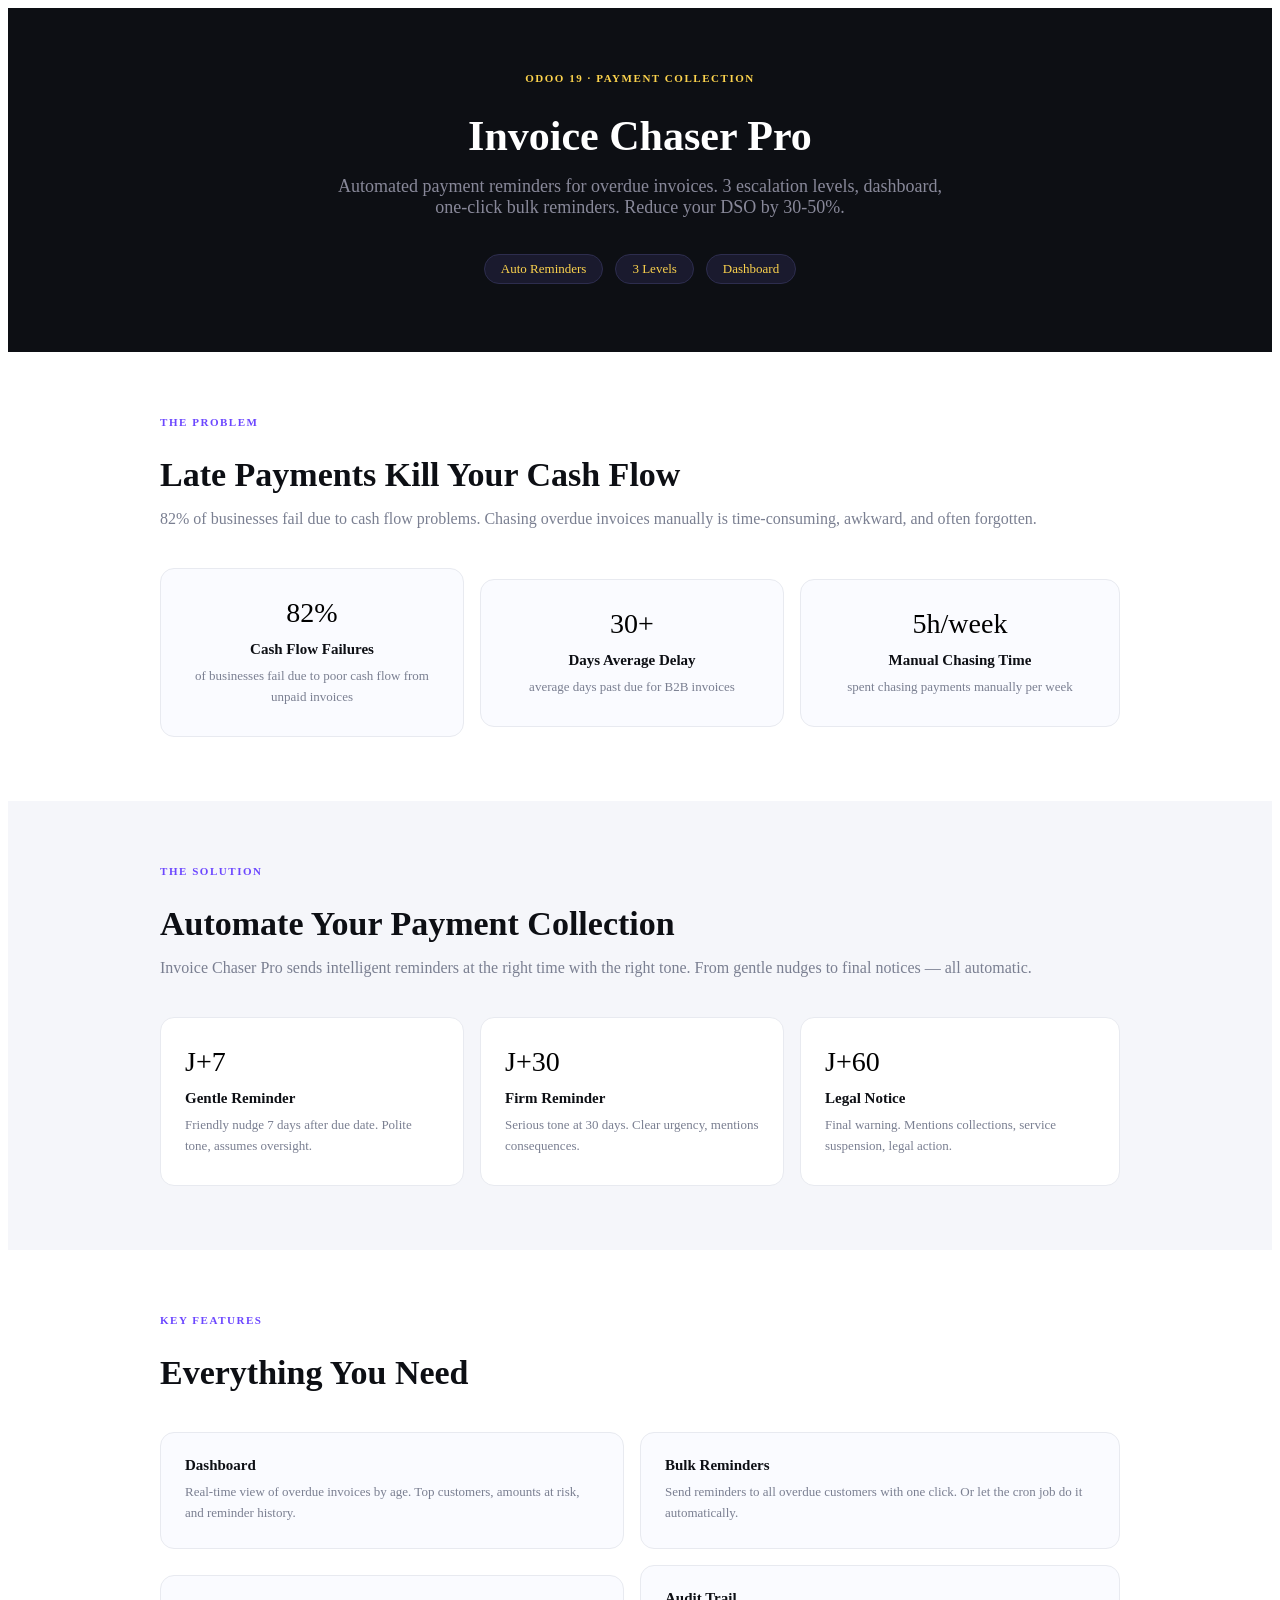
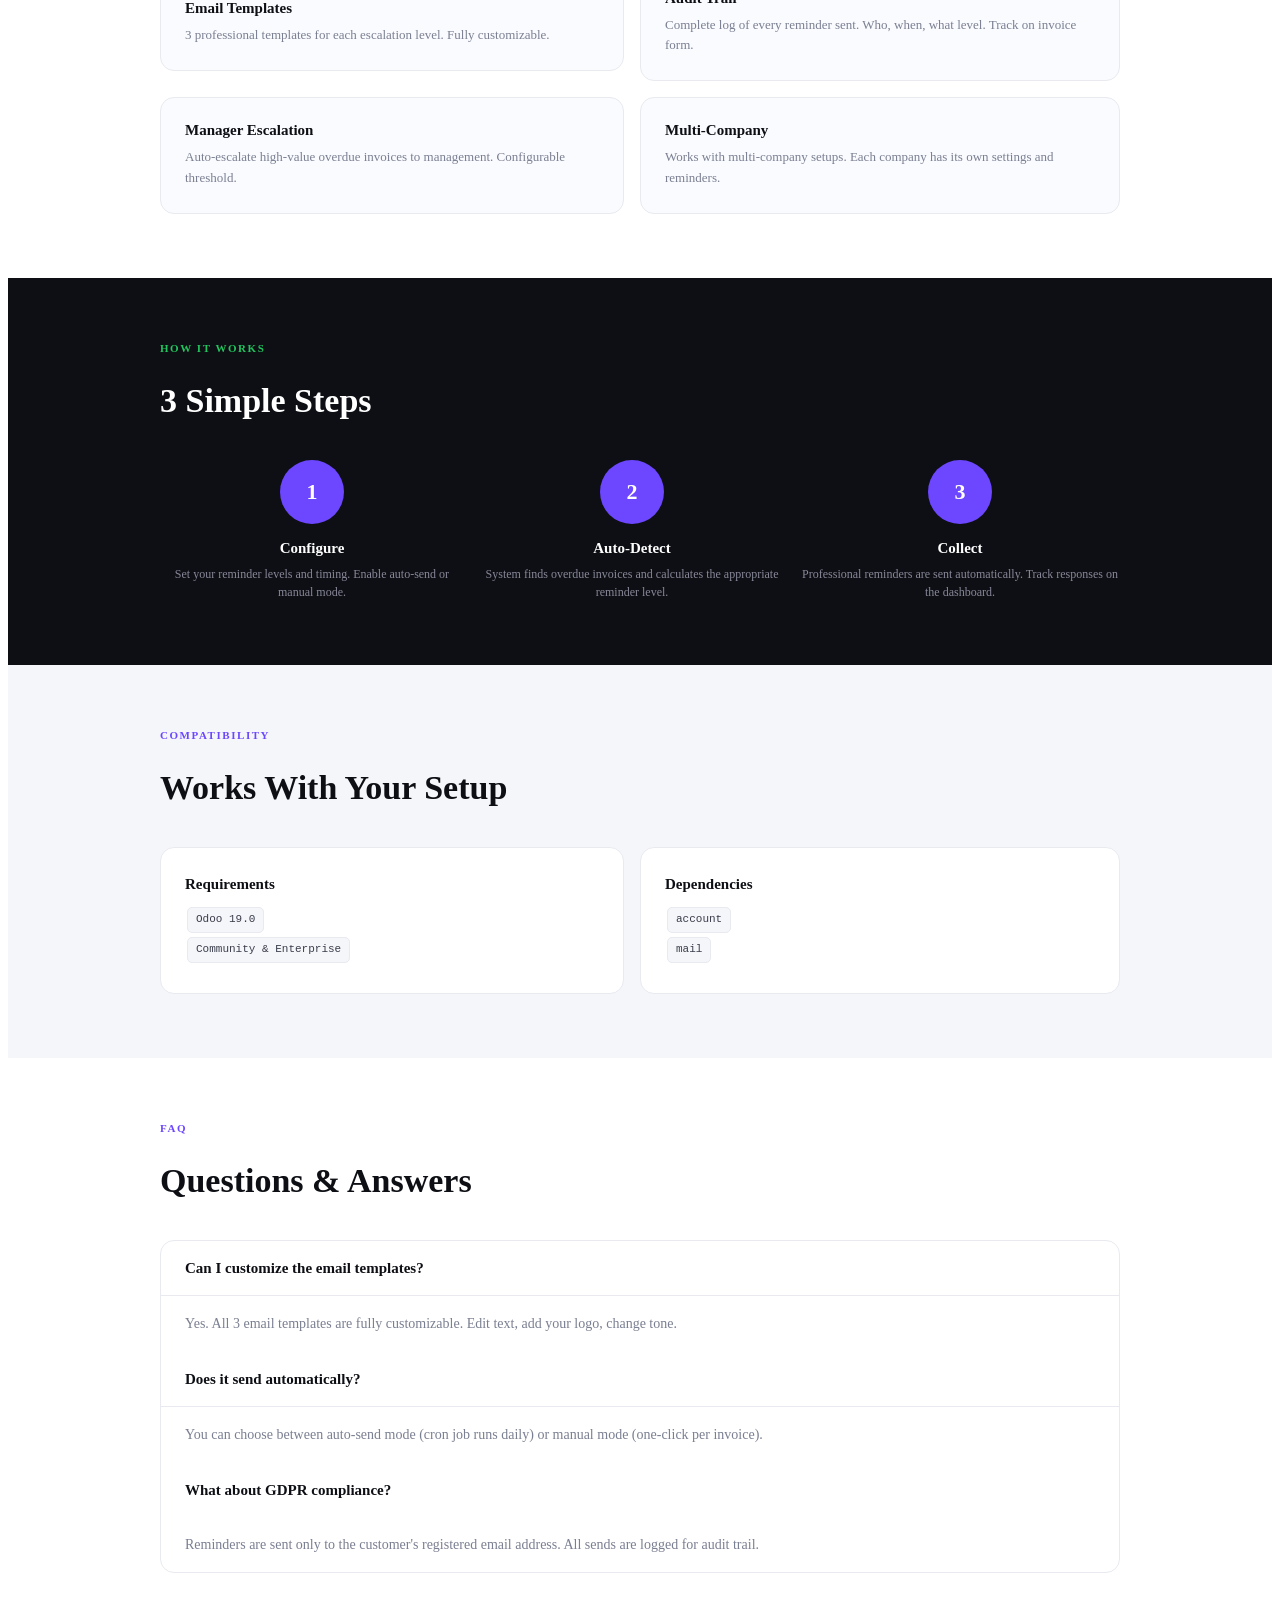
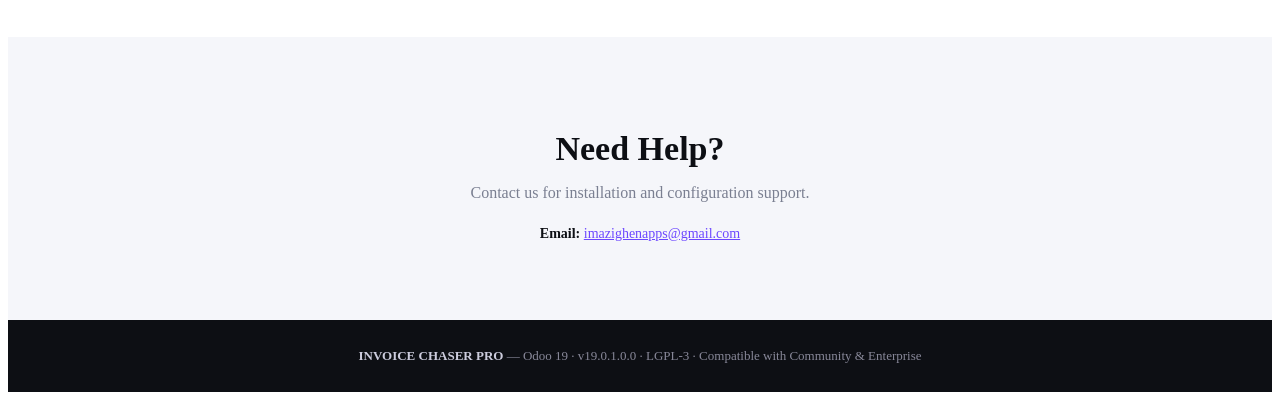
<file: vdm_invoice_chaser/static/description/index.html>
<!DOCTYPE html><div>
    <!-- Hero -->
    <div style="background-color:#0d0f14; padding:64px 40px; text-align:center;">
        <div style="max-width:960px; margin:0 auto;">
            <div style="font-size:11px; font-weight:700; letter-spacing:.14em; text-transform:uppercase; color:#fcd34d; margin-bottom:16px;">ODOO 19 · PAYMENT COLLECTION</div>
            <h1 style="font-size:42px; font-weight:800; color:#ffffff; margin-bottom:16px;">Invoice Chaser Pro</h1>
            <p style="font-size:18px; color:#888899; max-width:640px; margin:0 auto 32px; font-weight:300;">Automated payment reminders for overdue invoices. 3 escalation levels, dashboard, one-click bulk reminders. Reduce your DSO by 30-50%.</p>
            <div>
                <span style="display:inline-block; background-color:#1a1a2e; border:1px solid #2d2d4e; color:#fcd34d; font-size:13px; padding:6px 16px; border-radius:100px; margin:4px;">Auto Reminders</span>
                <span style="display:inline-block; background-color:#1a1a2e; border:1px solid #2d2d4e; color:#fcd34d; font-size:13px; padding:6px 16px; border-radius:100px; margin:4px;">3 Levels</span>
                <span style="display:inline-block; background-color:#1a1a2e; border:1px solid #2d2d4e; color:#fcd34d; font-size:13px; padding:6px 16px; border-radius:100px; margin:4px;">Dashboard</span>
            </div>
        </div>
    </div>

    <!-- Problem -->
    <div style="padding:64px 40px; background-color:#ffffff;">
        <div style="max-width:960px; margin:0 auto;">
            <div style="font-size:11px; font-weight:700; letter-spacing:.14em; text-transform:uppercase; color:#6c47ff; margin-bottom:10px;">THE PROBLEM</div>
            <h2 style="font-size:34px; font-weight:800; color:#0d0f14; margin-bottom:12px;">Late Payments Kill Your Cash Flow</h2>
            <p style="font-size:16px; color:#7a7f91; margin-bottom:40px; font-weight:300;">82% of businesses fail due to cash flow problems. Chasing overdue invoices manually is time-consuming, awkward, and often forgotten.</p>
            <table width="100%" cellpadding="0" cellspacing="0">
                <tr>
                    <td width="33%" style="padding-right:16px;">
                        <div style="border:1px solid #e8eaf0; border-radius:14px; padding:28px 24px; background-color:#fafbff; text-align:center;">
                            <div style="font-size:28px; margin-bottom:12px;">82%</div>
                            <div style="font-size:15px; font-weight:700; color:#0d0f14; margin-bottom:8px;">Cash Flow Failures</div>
                            <p style="font-size:13px; color:#7a7f91; line-height:1.6; margin:0;">of businesses fail due to poor cash flow from unpaid invoices</p>
                        </div>
                    </td>
                    <td width="33%" style="padding-right:16px;">
                        <div style="border:1px solid #e8eaf0; border-radius:14px; padding:28px 24px; background-color:#fafbff; text-align:center;">
                            <div style="font-size:28px; margin-bottom:12px;">30+</div>
                            <div style="font-size:15px; font-weight:700; color:#0d0f14; margin-bottom:8px;">Days Average Delay</div>
                            <p style="font-size:13px; color:#7a7f91; line-height:1.6; margin:0;">average days past due for B2B invoices</p>
                        </div>
                    </td>
                    <td width="33%">
                        <div style="border:1px solid #e8eaf0; border-radius:14px; padding:28px 24px; background-color:#fafbff; text-align:center;">
                            <div style="font-size:28px; margin-bottom:12px;">5h/week</div>
                            <div style="font-size:15px; font-weight:700; color:#0d0f14; margin-bottom:8px;">Manual Chasing Time</div>
                            <p style="font-size:13px; color:#7a7f91; line-height:1.6; margin:0;">spent chasing payments manually per week</p>
                        </div>
                    </td>
                </tr>
            </table>
        </div>
    </div>

    <!-- Solution -->
    <div style="padding:64px 40px; background-color:#f5f6fa;">
        <div style="max-width:960px; margin:0 auto;">
            <div style="font-size:11px; font-weight:700; letter-spacing:.14em; text-transform:uppercase; color:#6c47ff; margin-bottom:10px;">THE SOLUTION</div>
            <h2 style="font-size:34px; font-weight:800; color:#0d0f14; margin-bottom:12px;">Automate Your Payment Collection</h2>
            <p style="font-size:16px; color:#7a7f91; margin-bottom:40px; font-weight:300;">Invoice Chaser Pro sends intelligent reminders at the right time with the right tone. From gentle nudges to final notices — all automatic.</p>
            <table width="100%" cellpadding="0" cellspacing="0">
                <tr>
                    <td width="33%" style="padding-right:16px;">
                        <div style="border:1px solid #e8eaf0; border-radius:14px; padding:28px 24px; background-color:#ffffff;">
                            <div style="font-size:28px; margin-bottom:12px;">J+7</div>
                            <div style="font-size:15px; font-weight:700; color:#0d0f14; margin-bottom:8px;">Gentle Reminder</div>
                            <p style="font-size:13px; color:#7a7f91; line-height:1.6; margin:0;">Friendly nudge 7 days after due date. Polite tone, assumes oversight.</p>
                        </div>
                    </td>
                    <td width="33%" style="padding-right:16px;">
                        <div style="border:1px solid #e8eaf0; border-radius:14px; padding:28px 24px; background-color:#ffffff;">
                            <div style="font-size:28px; margin-bottom:12px;">J+30</div>
                            <div style="font-size:15px; font-weight:700; color:#0d0f14; margin-bottom:8px;">Firm Reminder</div>
                            <p style="font-size:13px; color:#7a7f91; line-height:1.6; margin:0;">Serious tone at 30 days. Clear urgency, mentions consequences.</p>
                        </div>
                    </td>
                    <td width="33%">
                        <div style="border:1px solid #e8eaf0; border-radius:14px; padding:28px 24px; background-color:#ffffff;">
                            <div style="font-size:28px; margin-bottom:12px;">J+60</div>
                            <div style="font-size:15px; font-weight:700; color:#0d0f14; margin-bottom:8px;">Legal Notice</div>
                            <p style="font-size:13px; color:#7a7f91; line-height:1.6; margin:0;">Final warning. Mentions collections, service suspension, legal action.</p>
                        </div>
                    </td>
                </tr>
            </table>
        </div>
    </div>

    <!-- Features -->
    <div style="padding:64px 40px; background-color:#ffffff;">
        <div style="max-width:960px; margin:0 auto;">
            <div style="font-size:11px; font-weight:700; letter-spacing:.14em; text-transform:uppercase; color:#6c47ff; margin-bottom:10px;">KEY FEATURES</div>
            <h2 style="font-size:34px; font-weight:800; color:#0d0f14; margin-bottom:40px;">Everything You Need</h2>
            <table width="100%" cellpadding="0" cellspacing="0">
                <tr>
                    <td width="50%" style="padding-right:16px; padding-bottom:16px;">
                        <div style="border:1px solid #e8eaf0; border-radius:14px; padding:24px; background-color:#fafbff;">
                            <div style="font-size:15px; font-weight:700; color:#0d0f14; margin-bottom:8px;">Dashboard</div>
                            <p style="font-size:13px; color:#7a7f91; line-height:1.6; margin:0;">Real-time view of overdue invoices by age. Top customers, amounts at risk, and reminder history.</p>
                        </div>
                    </td>
                    <td width="50%" style="padding-bottom:16px;">
                        <div style="border:1px solid #e8eaf0; border-radius:14px; padding:24px; background-color:#fafbff;">
                            <div style="font-size:15px; font-weight:700; color:#0d0f14; margin-bottom:8px;">Bulk Reminders</div>
                            <p style="font-size:13px; color:#7a7f91; line-height:1.6; margin:0;">Send reminders to all overdue customers with one click. Or let the cron job do it automatically.</p>
                        </div>
                    </td>
                </tr>
                <tr>
                    <td width="50%" style="padding-right:16px; padding-bottom:16px;">
                        <div style="border:1px solid #e8eaf0; border-radius:14px; padding:24px; background-color:#fafbff;">
                            <div style="font-size:15px; font-weight:700; color:#0d0f14; margin-bottom:8px;">Email Templates</div>
                            <p style="font-size:13px; color:#7a7f91; line-height:1.6; margin:0;">3 professional templates for each escalation level. Fully customizable.</p>
                        </div>
                    </td>
                    <td width="50%" style="padding-bottom:16px;">
                        <div style="border:1px solid #e8eaf0; border-radius:14px; padding:24px; background-color:#fafbff;">
                            <div style="font-size:15px; font-weight:700; color:#0d0f14; margin-bottom:8px;">Audit Trail</div>
                            <p style="font-size:13px; color:#7a7f91; line-height:1.6; margin:0;">Complete log of every reminder sent. Who, when, what level. Track on invoice form.</p>
                        </div>
                    </td>
                </tr>
                <tr>
                    <td width="50%" style="padding-right:16px;">
                        <div style="border:1px solid #e8eaf0; border-radius:14px; padding:24px; background-color:#fafbff;">
                            <div style="font-size:15px; font-weight:700; color:#0d0f14; margin-bottom:8px;">Manager Escalation</div>
                            <p style="font-size:13px; color:#7a7f91; line-height:1.6; margin:0;">Auto-escalate high-value overdue invoices to management. Configurable threshold.</p>
                        </div>
                    </td>
                    <td width="50%">
                        <div style="border:1px solid #e8eaf0; border-radius:14px; padding:24px; background-color:#fafbff;">
                            <div style="font-size:15px; font-weight:700; color:#0d0f14; margin-bottom:8px;">Multi-Company</div>
                            <p style="font-size:13px; color:#7a7f91; line-height:1.6; margin:0;">Works with multi-company setups. Each company has its own settings and reminders.</p>
                        </div>
                    </td>
                </tr>
            </table>
        </div>
    </div>

    <!-- How It Works -->
    <div style="padding:64px 40px; background-color:#0d0f14;">
        <div style="max-width:960px; margin:0 auto;">
            <div style="font-size:11px; font-weight:700; letter-spacing:.14em; text-transform:uppercase; color:#22c55e; margin-bottom:10px;">HOW IT WORKS</div>
            <h2 style="font-size:34px; font-weight:800; color:#ffffff; margin-bottom:40px;">3 Simple Steps</h2>
            <table width="100%" cellpadding="0" cellspacing="0">
                <tr>
                    <td width="33%" style="padding-right:16px; text-align:center;">
                        <div style="width:64px; height:64px; border-radius:50%; background-color:#6c47ff; margin:0 auto 16px; font-size:22px; font-weight:800; color:#ffffff; line-height:64px;">1</div>
                        <div style="font-size:15px; font-weight:700; color:#ffffff; margin-bottom:8px;">Configure</div>
                        <p style="font-size:12px; color:#888899; line-height:1.5; margin:0;">Set your reminder levels and timing. Enable auto-send or manual mode.</p>
                    </td>
                    <td width="33%" style="padding-right:16px; text-align:center;">
                        <div style="width:64px; height:64px; border-radius:50%; background-color:#6c47ff; margin:0 auto 16px; font-size:22px; font-weight:800; color:#ffffff; line-height:64px;">2</div>
                        <div style="font-size:15px; font-weight:700; color:#ffffff; margin-bottom:8px;">Auto-Detect</div>
                        <p style="font-size:12px; color:#888899; line-height:1.5; margin:0;">System finds overdue invoices and calculates the appropriate reminder level.</p>
                    </td>
                    <td width="33%" style="text-align:center;">
                        <div style="width:64px; height:64px; border-radius:50%; background-color:#6c47ff; margin:0 auto 16px; font-size:22px; font-weight:800; color:#ffffff; line-height:64px;">3</div>
                        <div style="font-size:15px; font-weight:700; color:#ffffff; margin-bottom:8px;">Collect</div>
                        <p style="font-size:12px; color:#888899; line-height:1.5; margin:0;">Professional reminders are sent automatically. Track responses on the dashboard.</p>
                    </td>
                </tr>
            </table>
        </div>
    </div>

    <!-- Compatibility -->
    <div style="padding:64px 40px; background-color:#f5f6fa;">
        <div style="max-width:960px; margin:0 auto;">
            <div style="font-size:11px; font-weight:700; letter-spacing:.14em; text-transform:uppercase; color:#6c47ff; margin-bottom:10px;">COMPATIBILITY</div>
            <h2 style="font-size:34px; font-weight:800; color:#0d0f14; margin-bottom:40px;">Works With Your Setup</h2>
            <table width="100%" cellpadding="0" cellspacing="0">
                <tr>
                    <td width="50%" style="padding-right:16px;">
                        <div style="border:1px solid #e8eaf0; border-radius:14px; padding:28px 24px; background-color:#ffffff;">
                            <div style="font-size:15px; font-weight:700; color:#0d0f14; margin-bottom:12px;">Requirements</div>
                            <p style="font-size:13px; color:#7a7f91; line-height:1.8; margin:0;">
                                <code style="display:inline-block; font-size:11px; background-color:#f5f6fa; color:#3a3d4a; border:1px solid #e8eaf0; padding:2px 8px; border-radius:5px; margin:2px;">Odoo 19.0</code><br>
                                <code style="display:inline-block; font-size:11px; background-color:#f5f6fa; color:#3a3d4a; border:1px solid #e8eaf0; padding:2px 8px; border-radius:5px; margin:2px;">Community & Enterprise</code>
                            </p>
                        </div>
                    </td>
                    <td width="50%">
                        <div style="border:1px solid #e8eaf0; border-radius:14px; padding:28px 24px; background-color:#ffffff;">
                            <div style="font-size:15px; font-weight:700; color:#0d0f14; margin-bottom:12px;">Dependencies</div>
                            <p style="font-size:13px; color:#7a7f91; line-height:1.8; margin:0;">
                                <code style="display:inline-block; font-size:11px; background-color:#f5f6fa; color:#3a3d4a; border:1px solid #e8eaf0; padding:2px 8px; border-radius:5px; margin:2px;">account</code><br>
                                <code style="display:inline-block; font-size:11px; background-color:#f5f6fa; color:#3a3d4a; border:1px solid #e8eaf0; padding:2px 8px; border-radius:5px; margin:2px;">mail</code>
                            </p>
                        </div>
                    </td>
                </tr>
            </table>
        </div>
    </div>

    <!-- FAQ -->
    <div style="padding:64px 40px; background-color:#ffffff;">
        <div style="max-width:960px; margin:0 auto;">
            <div style="font-size:11px; font-weight:700; letter-spacing:.14em; text-transform:uppercase; color:#6c47ff; margin-bottom:10px;">FAQ</div>
            <h2 style="font-size:34px; font-weight:800; color:#0d0f14; margin-bottom:40px;">Questions & Answers</h2>
            <div style="border:1px solid #e8eaf0; border-radius:14px; overflow:hidden;">
                <div style="padding:18px 24px; border-bottom:1px solid #e8eaf0;">
                    <strong style="font-size:15px; color:#0d0f14;">Can I customize the email templates?</strong>
                </div>
                <div style="padding:16px 24px; font-size:14px; color:#7a7f91; line-height:1.7;">
                    Yes. All 3 email templates are fully customizable. Edit text, add your logo, change tone.
                </div>
                <div style="padding:18px 24px; border-bottom:1px solid #e8eaf0;">
                    <strong style="font-size:15px; color:#0d0f14;">Does it send automatically?</strong>
                </div>
                <div style="padding:16px 24px; font-size:14px; color:#7a7f91; line-height:1.7;">
                    You can choose between auto-send mode (cron job runs daily) or manual mode (one-click per invoice).
                </div>
                <div style="padding:18px 24px;">
                    <strong style="font-size:15px; color:#0d0f14;">What about GDPR compliance?</strong>
                </div>
                <div style="padding:16px 24px; font-size:14px; color:#7a7f91; line-height:1.7;">
                    Reminders are sent only to the customer's registered email address. All sends are logged for audit trail.
                </div>
            </div>
        </div>
    </div>

    <!-- Support -->
    <div style="padding:64px 40px; background-color:#f5f6fa; text-align:center;">
        <div style="max-width:960px; margin:0 auto;">
            <h2 style="font-size:34px; font-weight:800; color:#0d0f14; margin-bottom:12px;">Need Help?</h2>
            <p style="font-size:16px; color:#7a7f91; margin-bottom:24px;">Contact us for installation and configuration support.</p>
            <p style="font-size:14px; color:#0d0f14;"><strong>Email:</strong> <a href="mailto:imazighenapps@gmail.com" style="color:#6c47ff;">imazighenapps@gmail.com</a></p>
        </div>
    </div>

    <!-- Footer -->
    <div style="background-color:#0d0f14; text-align:center; padding:28px 40px; font-size:13px; color:#888899;">
        <strong style="color:#ccccdd;">INVOICE CHASER PRO</strong> — Odoo 19 · v19.0.1.0.0 · LGPL-3 · Compatible with Community & Enterprise
    </div>
</div>
</file>
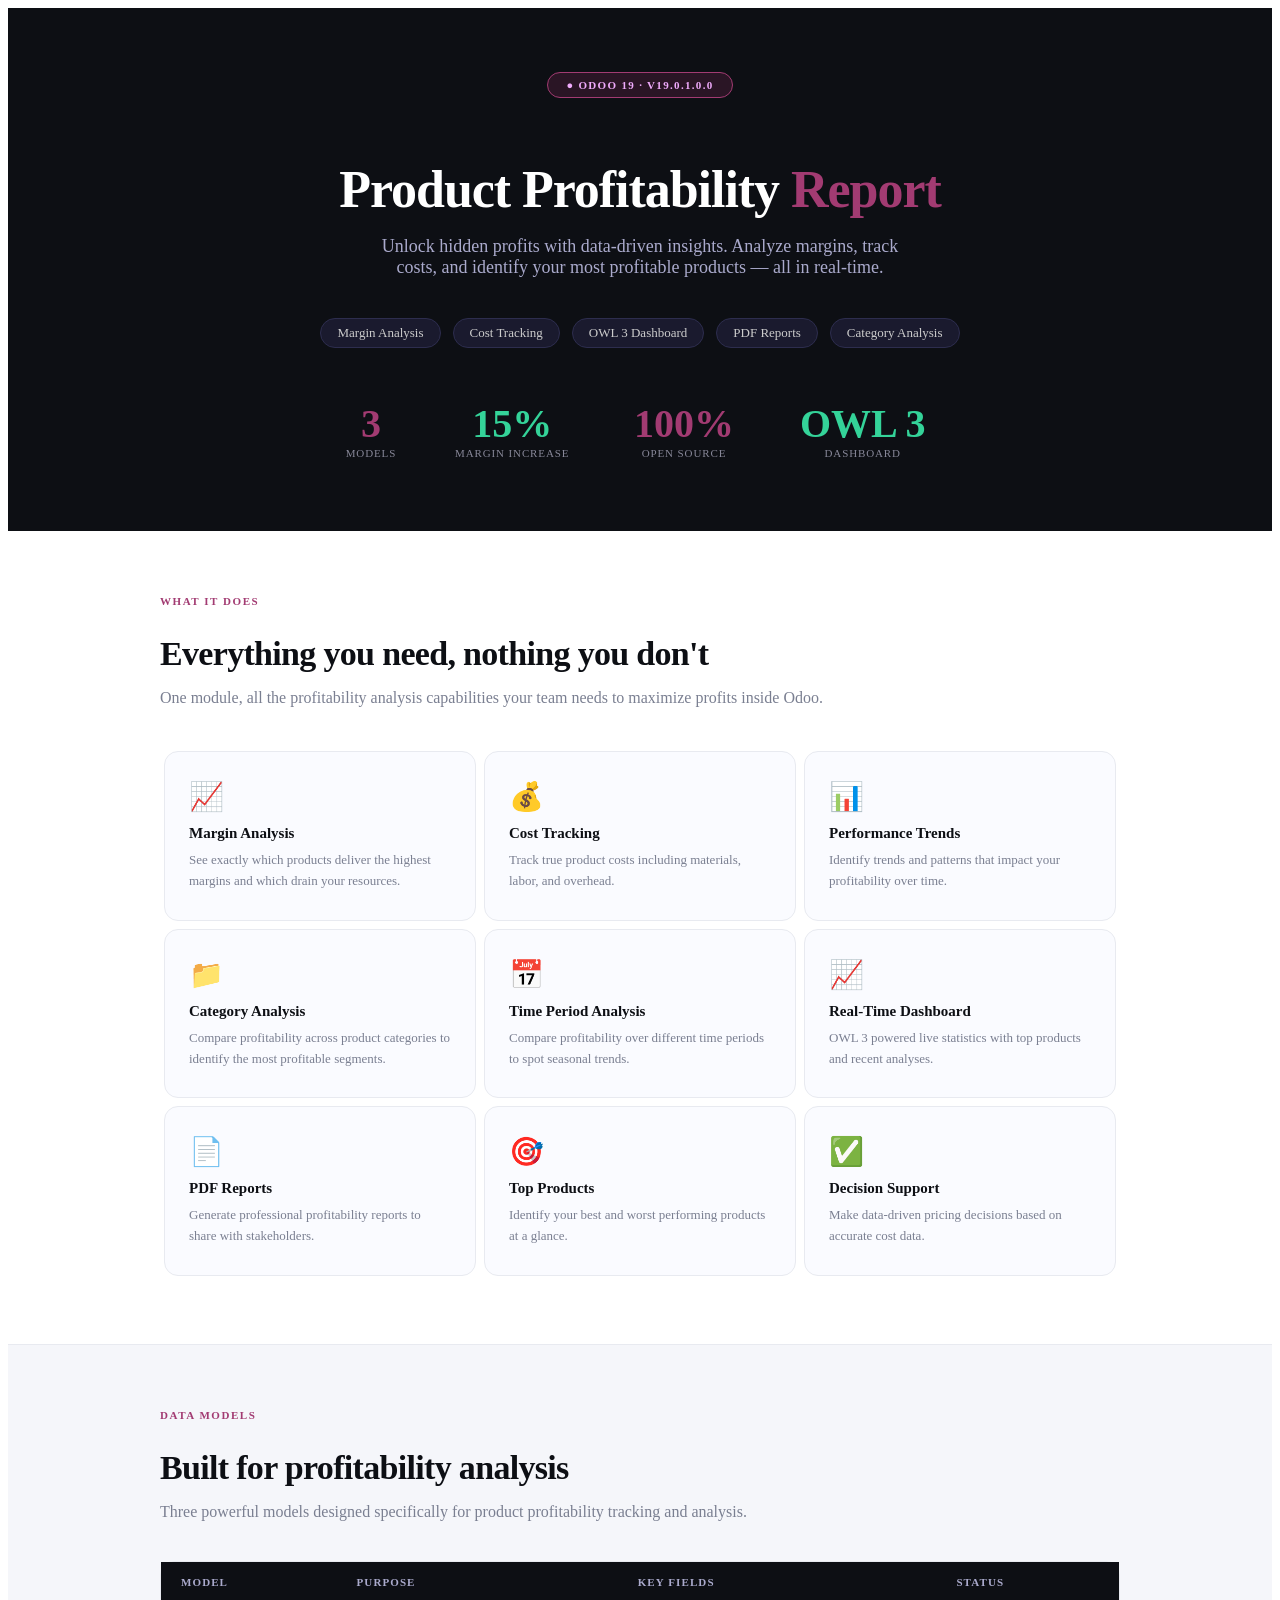
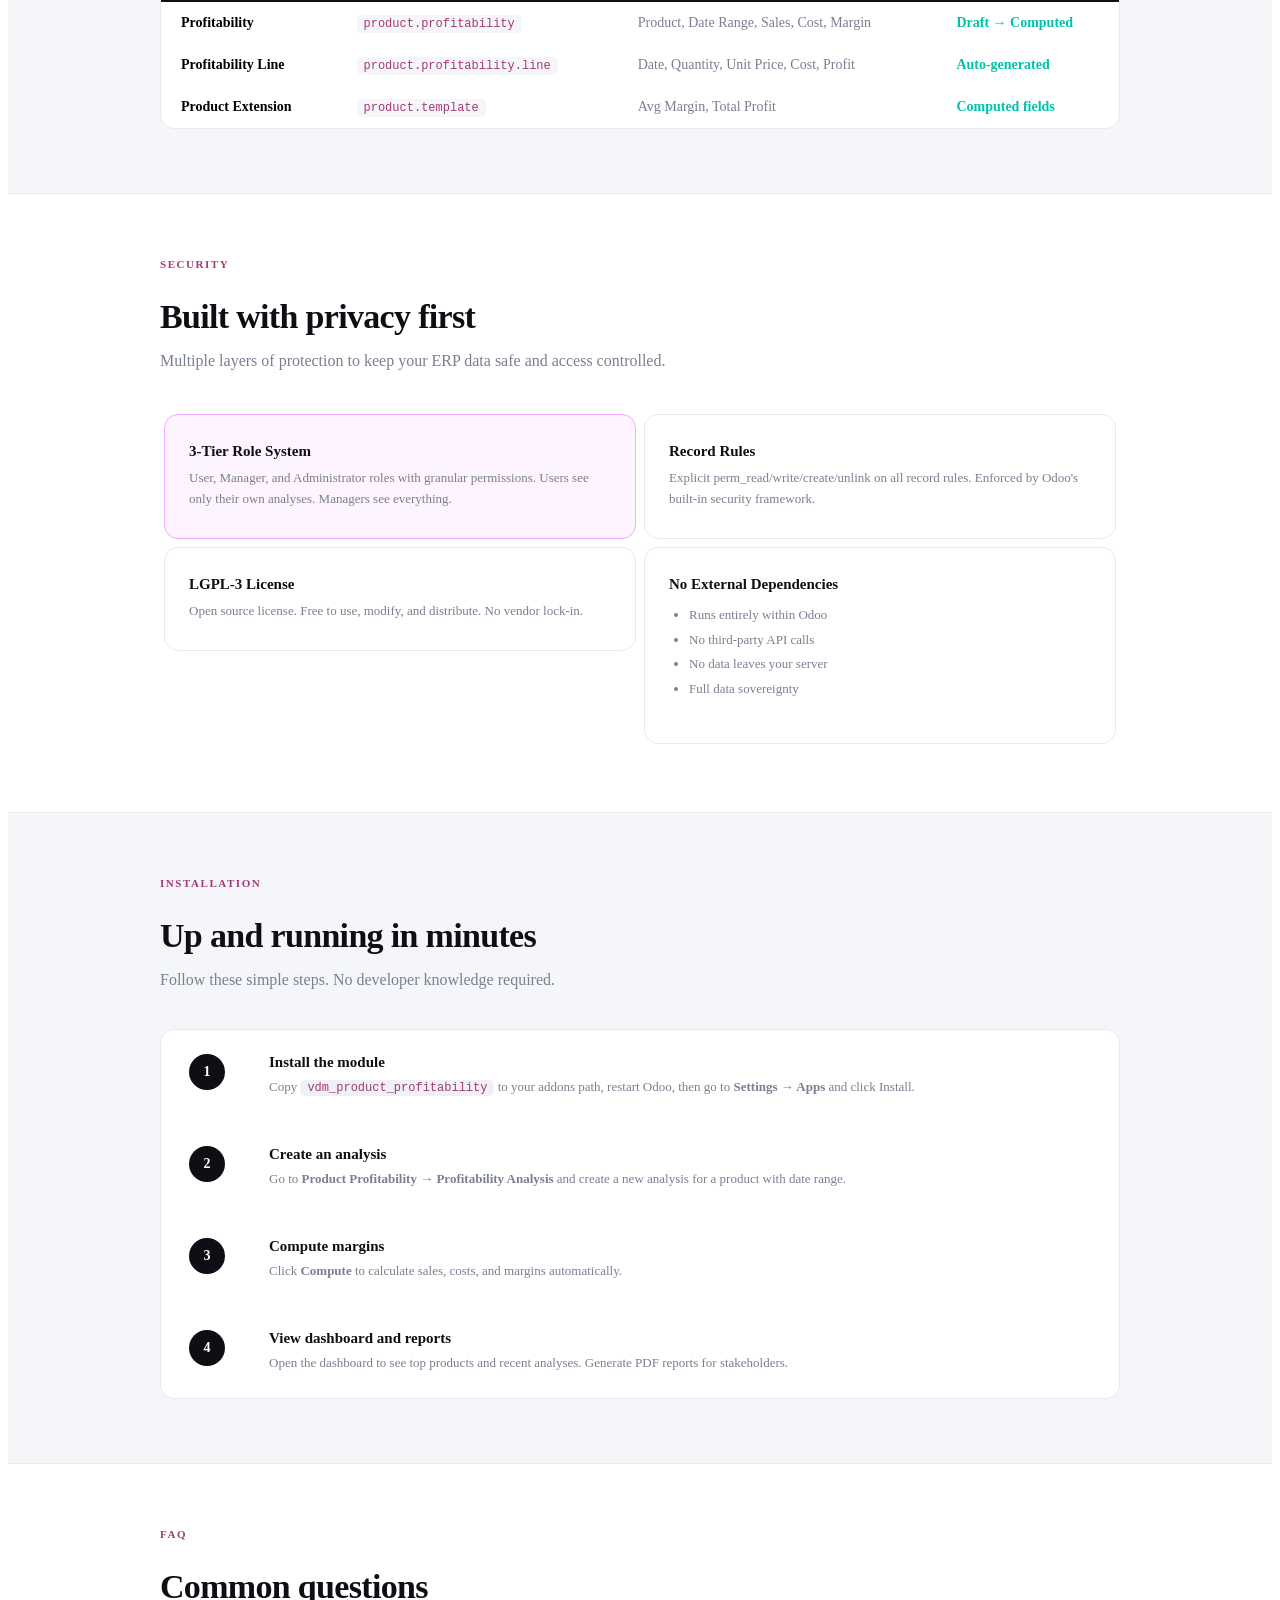
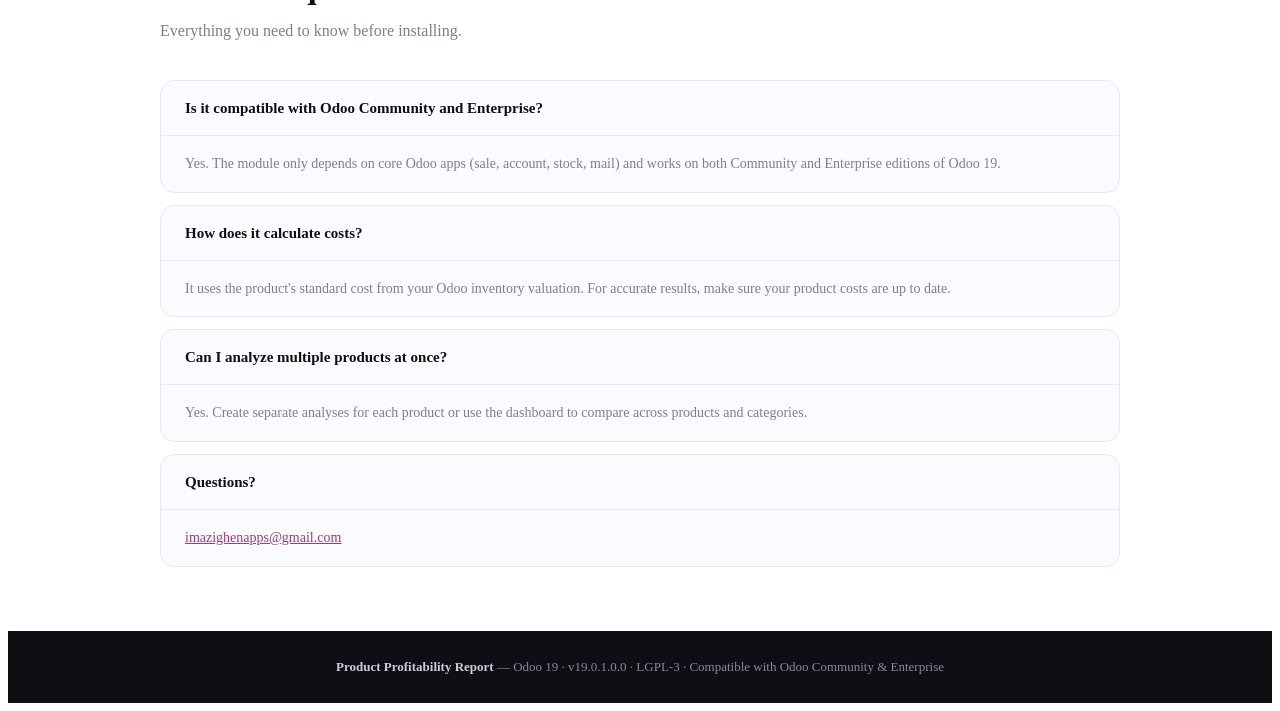
<file: vdm_product_profitability/static/description/index.html>
<!DOCTYPE html>
<div>

<!-- HERO -->
<div style="background-color:#0d0f14; padding:64px 40px 72px; text-align:center;">

  <div style="display:inline-block; background-color:#2a1525; border:1px solid #A23B72; color:#f0abfc; font-size:11px; font-weight:700; letter-spacing:.12em; text-transform:uppercase; padding:6px 18px; border-radius:100px; margin-bottom:28px;">
    ● Odoo 19 · v19.0.1.0.0
  </div>

  <h1 style="font-size:52px; font-weight:800; color:#ffffff; line-height:1.1; letter-spacing:-.02em; margin-bottom:18px;">
    Product Profitability <span style="color:#A23B72;">Report</span>
  </h1>

  <p style="font-size:18px; color:#aaaacc; max-width:560px; margin:0 auto 36px; font-weight:300;">
    Unlock hidden profits with data-driven insights. Analyze margins, track costs, and identify your most profitable products — all in real-time.
  </p>

  <div style="margin-bottom:48px;">
    <span style="display:inline-block; background-color:#1a1a2e; border:1px solid #2d2d4e; color:#cccccc; font-size:13px; padding:6px 16px; border-radius:100px; margin:4px;">Margin Analysis</span>
    <span style="display:inline-block; background-color:#1a1a2e; border:1px solid #2d2d4e; color:#cccccc; font-size:13px; padding:6px 16px; border-radius:100px; margin:4px;">Cost Tracking</span>
    <span style="display:inline-block; background-color:#1a1a2e; border:1px solid #2d2d4e; color:#cccccc; font-size:13px; padding:6px 16px; border-radius:100px; margin:4px;">OWL 3 Dashboard</span>
    <span style="display:inline-block; background-color:#1a1a2e; border:1px solid #2d2d4e; color:#cccccc; font-size:13px; padding:6px 16px; border-radius:100px; margin:4px;">PDF Reports</span>
    <span style="display:inline-block; background-color:#1a1a2e; border:1px solid #2d2d4e; color:#cccccc; font-size:13px; padding:6px 16px; border-radius:100px; margin:4px;">Category Analysis</span>
  </div>

  <table width="100%" cellpadding="0" cellspacing="0" style="max-width:640px; margin:0 auto;">
    <tr>
      <td style="text-align:center; padding:0 16px;">
        <div style="font-size:40px; font-weight:800; color:#A23B72;">3</div>
        <div style="font-size:11px; color:#888899; letter-spacing:.08em; text-transform:uppercase; font-weight:500;">Models</div>
      </td>
      <td style="text-align:center; padding:0 16px;">
        <div style="font-size:40px; font-weight:800; color:#34d399;">15%</div>
        <div style="font-size:11px; color:#888899; letter-spacing:.08em; text-transform:uppercase; font-weight:500;">Margin Increase</div>
      </td>
      <td style="text-align:center; padding:0 16px;">
        <div style="font-size:40px; font-weight:800; color:#A23B72;">100%</div>
        <div style="font-size:11px; color:#888899; letter-spacing:.08em; text-transform:uppercase; font-weight:500;">Open Source</div>
      </td>
      <td style="text-align:center; padding:0 16px;">
        <div style="font-size:40px; font-weight:800; color:#34d399;">OWL 3</div>
        <div style="font-size:11px; color:#888899; letter-spacing:.08em; text-transform:uppercase; font-weight:500;">Dashboard</div>
      </td>
    </tr>
  </table>

</div>

<!-- FEATURES -->
<div style="padding:64px 40px; background-color:#ffffff;">
  <div style="max-width:960px; margin:0 auto;">
    <div style="font-size:11px; font-weight:700; letter-spacing:.14em; text-transform:uppercase; color:#A23B72; margin-bottom:10px;">What it does</div>
    <h2 style="font-size:34px; font-weight:800; color:#0d0f14; letter-spacing:-.02em; margin-bottom:12px;">Everything you need, nothing you don't</h2>
    <p style="font-size:16px; color:#7a7f91; margin-bottom:40px; font-weight:300;">One module, all the profitability analysis capabilities your team needs to maximize profits inside Odoo.</p>

    <table width="100%" cellpadding="0" cellspacing="0">
      <tr>
        <td width="33%" style="padding:4px; vertical-align:top;">
          <div style="border:1px solid #e8eaf0; border-radius:14px; padding:28px 24px; background-color:#fafbff;">
            <div style="font-size:28px; margin-bottom:12px;">&#128200;</div>
            <div style="font-size:15px; font-weight:700; color:#0d0f14; margin-bottom:8px;">Margin Analysis</div>
            <p style="font-size:13px; color:#7a7f91; line-height:1.6; margin:0;">See exactly which products deliver the highest margins and which drain your resources.</p>
          </div>
        </td>
        <td width="33%" style="padding:4px; vertical-align:top;">
          <div style="border:1px solid #e8eaf0; border-radius:14px; padding:28px 24px; background-color:#fafbff;">
            <div style="font-size:28px; margin-bottom:12px;">&#128176;</div>
            <div style="font-size:15px; font-weight:700; color:#0d0f14; margin-bottom:8px;">Cost Tracking</div>
            <p style="font-size:13px; color:#7a7f91; line-height:1.6; margin:0;">Track true product costs including materials, labor, and overhead.</p>
          </div>
        </td>
        <td width="33%" style="padding:4px; vertical-align:top;">
          <div style="border:1px solid #e8eaf0; border-radius:14px; padding:28px 24px; background-color:#fafbff;">
            <div style="font-size:28px; margin-bottom:12px;">&#128202;</div>
            <div style="font-size:15px; font-weight:700; color:#0d0f14; margin-bottom:8px;">Performance Trends</div>
            <p style="font-size:13px; color:#7a7f91; line-height:1.6; margin:0;">Identify trends and patterns that impact your profitability over time.</p>
          </div>
        </td>
      </tr>
      <tr>
        <td width="33%" style="padding:4px; vertical-align:top;">
          <div style="border:1px solid #e8eaf0; border-radius:14px; padding:28px 24px; background-color:#fafbff;">
            <div style="font-size:28px; margin-bottom:12px;">&#128193;</div>
            <div style="font-size:15px; font-weight:700; color:#0d0f14; margin-bottom:8px;">Category Analysis</div>
            <p style="font-size:13px; color:#7a7f91; line-height:1.6; margin:0;">Compare profitability across product categories to identify the most profitable segments.</p>
          </div>
        </td>
        <td width="33%" style="padding:4px; vertical-align:top;">
          <div style="border:1px solid #e8eaf0; border-radius:14px; padding:28px 24px; background-color:#fafbff;">
            <div style="font-size:28px; margin-bottom:12px;">&#128197;</div>
            <div style="font-size:15px; font-weight:700; color:#0d0f14; margin-bottom:8px;">Time Period Analysis</div>
            <p style="font-size:13px; color:#7a7f91; line-height:1.6; margin:0;">Compare profitability over different time periods to spot seasonal trends.</p>
          </div>
        </td>
        <td width="33%" style="padding:4px; vertical-align:top;">
          <div style="border:1px solid #e8eaf0; border-radius:14px; padding:28px 24px; background-color:#fafbff;">
            <div style="font-size:28px; margin-bottom:12px;">&#128200;</div>
            <div style="font-size:15px; font-weight:700; color:#0d0f14; margin-bottom:8px;">Real-Time Dashboard</div>
            <p style="font-size:13px; color:#7a7f91; line-height:1.6; margin:0;">OWL 3 powered live statistics with top products and recent analyses.</p>
          </div>
        </td>
      </tr>
      <tr>
        <td width="33%" style="padding:4px; vertical-align:top;">
          <div style="border:1px solid #e8eaf0; border-radius:14px; padding:28px 24px; background-color:#fafbff;">
            <div style="font-size:28px; margin-bottom:12px;">&#128196;</div>
            <div style="font-size:15px; font-weight:700; color:#0d0f14; margin-bottom:8px;">PDF Reports</div>
            <p style="font-size:13px; color:#7a7f91; line-height:1.6; margin:0;">Generate professional profitability reports to share with stakeholders.</p>
          </div>
        </td>
        <td width="33%" style="padding:4px; vertical-align:top;">
          <div style="border:1px solid #e8eaf0; border-radius:14px; padding:28px 24px; background-color:#fafbff;">
            <div style="font-size:28px; margin-bottom:12px;">&#127919;</div>
            <div style="font-size:15px; font-weight:700; color:#0d0f14; margin-bottom:8px;">Top Products</div>
            <p style="font-size:13px; color:#7a7f91; line-height:1.6; margin:0;">Identify your best and worst performing products at a glance.</p>
          </div>
        </td>
        <td width="33%" style="padding:4px; vertical-align:top;">
          <div style="border:1px solid #e8eaf0; border-radius:14px; padding:28px 24px; background-color:#fafbff;">
            <div style="font-size:28px; margin-bottom:12px;">&#9989;</div>
            <div style="font-size:15px; font-weight:700; color:#0d0f14; margin-bottom:8px;">Decision Support</div>
            <p style="font-size:13px; color:#7a7f91; line-height:1.6; margin:0;">Make data-driven pricing decisions based on accurate cost data.</p>
          </div>
        </td>
      </tr>
    </table>
  </div>
</div>

<!-- MODELS -->
<div style="padding:64px 40px; background-color:#f5f6fa; border-top:1px solid #e8eaf0;">
  <div style="max-width:960px; margin:0 auto;">
    <div style="font-size:11px; font-weight:700; letter-spacing:.14em; text-transform:uppercase; color:#A23B72; margin-bottom:10px;">Data Models</div>
    <h2 style="font-size:34px; font-weight:800; color:#0d0f14; letter-spacing:-.02em; margin-bottom:12px;">Built for profitability analysis</h2>
    <p style="font-size:16px; color:#7a7f91; margin-bottom:40px; font-weight:300;">Three powerful models designed specifically for product profitability tracking and analysis.</p>

    <table width="100%" cellpadding="0" cellspacing="0" style="background-color:#ffffff; border:1px solid #e8eaf0; border-radius:14px; font-size:14px;">
      <thead>
        <tr style="background-color:#0d0f14;">
          <th style="padding:14px 20px; text-align:left; color:#aaaacc; font-size:11px; font-weight:700; letter-spacing:.1em; text-transform:uppercase;">Model</th>
          <th style="padding:14px 20px; text-align:left; color:#aaaacc; font-size:11px; font-weight:700; letter-spacing:.1em; text-transform:uppercase;">Purpose</th>
          <th style="padding:14px 20px; text-align:left; color:#aaaacc; font-size:11px; font-weight:700; letter-spacing:.1em; text-transform:uppercase;">Key Fields</th>
          <th style="padding:14px 20px; text-align:left; color:#aaaacc; font-size:11px; font-weight:700; letter-spacing:.1em; text-transform:uppercase;">Status</th>
        </tr>
      </thead>
      <tbody>
        <tr style="border-top:1px solid #e8eaf0;">
          <td style="padding:13px 20px;"><strong>Profitability</strong></td>
          <td style="padding:13px 20px;"><code style="font-size:12px; background-color:#f5f6fa; color:#A23B72; padding:2px 7px; border-radius:5px;">product.profitability</code></td>
          <td style="padding:13px 20px; color:#7a7f91;">Product, Date Range, Sales, Cost, Margin</td>
          <td style="padding:13px 20px; color:#00c2a8; font-weight:700;">Draft → Computed</td>
        </tr>
        <tr style="border-top:1px solid #e8eaf0;">
          <td style="padding:13px 20px;"><strong>Profitability Line</strong></td>
          <td style="padding:13px 20px;"><code style="font-size:12px; background-color:#f5f6fa; color:#A23B72; padding:2px 7px; border-radius:5px;">product.profitability.line</code></td>
          <td style="padding:13px 20px; color:#7a7f91;">Date, Quantity, Unit Price, Cost, Profit</td>
          <td style="padding:13px 20px; color:#00c2a8; font-weight:700;">Auto-generated</td>
        </tr>
        <tr style="border-top:1px solid #e8eaf0;">
          <td style="padding:13px 20px;"><strong>Product Extension</strong></td>
          <td style="padding:13px 20px;"><code style="font-size:12px; background-color:#f5f6fa; color:#A23B72; padding:2px 7px; border-radius:5px;">product.template</code></td>
          <td style="padding:13px 20px; color:#7a7f91;">Avg Margin, Total Profit</td>
          <td style="padding:13px 20px; color:#00c2a8; font-weight:700;">Computed fields</td>
        </tr>
      </tbody>
    </table>
  </div>
</div>

<!-- SECURITY -->
<div style="padding:64px 40px; background-color:#ffffff; border-top:1px solid #e8eaf0;">
  <div style="max-width:960px; margin:0 auto;">
    <div style="font-size:11px; font-weight:700; letter-spacing:.14em; text-transform:uppercase; color:#A23B72; margin-bottom:10px;">Security</div>
    <h2 style="font-size:34px; font-weight:800; color:#0d0f14; letter-spacing:-.02em; margin-bottom:12px;">Built with privacy first</h2>
    <p style="font-size:16px; color:#7a7f91; margin-bottom:40px; font-weight:300;">Multiple layers of protection to keep your ERP data safe and access controlled.</p>

    <table width="100%" cellpadding="0" cellspacing="0">
      <tr>
        <td width="50%" style="padding:4px; vertical-align:top;">
          <div style="border:1px solid #f0abfc; border-radius:14px; padding:28px 24px; background-color:#fdf4ff;">
            <div style="font-size:15px; font-weight:700; color:#0d0f14; margin-bottom:8px;">3-Tier Role System</div>
            <p style="font-size:13px; color:#7a7f91; line-height:1.6; margin:0;">User, Manager, and Administrator roles with granular permissions. Users see only their own analyses. Managers see everything.</p>
          </div>
        </td>
        <td width="50%" style="padding:4px; vertical-align:top;">
          <div style="border:1px solid #e8eaf0; border-radius:14px; padding:28px 24px; background-color:#ffffff;">
            <div style="font-size:15px; font-weight:700; color:#0d0f14; margin-bottom:8px;">Record Rules</div>
            <p style="font-size:13px; color:#7a7f91; line-height:1.6; margin:0;">Explicit perm_read/write/create/unlink on all record rules. Enforced by Odoo's built-in security framework.</p>
          </div>
        </td>
      </tr>
      <tr>
        <td width="50%" style="padding:4px; vertical-align:top;">
          <div style="border:1px solid #e8eaf0; border-radius:14px; padding:28px 24px; background-color:#ffffff;">
            <div style="font-size:15px; font-weight:700; color:#0d0f14; margin-bottom:8px;">LGPL-3 License</div>
            <p style="font-size:13px; color:#7a7f91; line-height:1.6; margin:0;">Open source license. Free to use, modify, and distribute. No vendor lock-in.</p>
          </div>
        </td>
        <td width="50%" style="padding:4px; vertical-align:top;">
          <div style="border:1px solid #e8eaf0; border-radius:14px; padding:28px 24px; background-color:#ffffff;">
            <div style="font-size:15px; font-weight:700; color:#0d0f14; margin-bottom:8px;">No External Dependencies</div>
            <ul style="font-size:13px; color:#7a7f91; padding-left:20px; margin-top:10px; line-height:1.9;">
              <li>Runs entirely within Odoo</li>
              <li>No third-party API calls</li>
              <li>No data leaves your server</li>
              <li>Full data sovereignty</li>
            </ul>
          </div>
        </td>
      </tr>
    </table>
  </div>
</div>

<!-- SETUP -->
<div style="padding:64px 40px; background-color:#f5f6fa; border-top:1px solid #e8eaf0;">
  <div style="max-width:960px; margin:0 auto;">
    <div style="font-size:11px; font-weight:700; letter-spacing:.14em; text-transform:uppercase; color:#A23B72; margin-bottom:10px;">Installation</div>
    <h2 style="font-size:34px; font-weight:800; color:#0d0f14; letter-spacing:-.02em; margin-bottom:12px;">Up and running in minutes</h2>
    <p style="font-size:16px; color:#7a7f91; margin-bottom:40px; font-weight:300;">Follow these simple steps. No developer knowledge required.</p>

    <table width="100%" cellpadding="0" cellspacing="0" style="border:1px solid #e8eaf0; border-radius:14px; background-color:#ffffff;">
      <tr style="border-bottom:1px solid #e8eaf0;">
        <td style="padding:24px 20px 24px 28px; vertical-align:top; width:60px;">
          <div style="width:36px; height:36px; border-radius:50%; background-color:#0d0f14; color:#ffffff; font-size:14px; font-weight:800; text-align:center; line-height:36px;">1</div>
        </td>
        <td style="padding:24px 28px 24px 0;">
          <div style="font-size:15px; font-weight:700; color:#0d0f14; margin-bottom:6px;">Install the module</div>
          <p style="font-size:13px; color:#7a7f91; line-height:1.6; margin:0;">Copy <code style="background-color:#f0f1f5; color:#A23B72; font-size:12px; padding:1px 7px; border-radius:5px;">vdm_product_profitability</code> to your addons path, restart Odoo, then go to <strong>Settings → Apps</strong> and click Install.</p>
        </td>
      </tr>
      <tr style="border-bottom:1px solid #e8eaf0;">
        <td style="padding:24px 20px 24px 28px; vertical-align:top;">
          <div style="width:36px; height:36px; border-radius:50%; background-color:#0d0f14; color:#ffffff; font-size:14px; font-weight:800; text-align:center; line-height:36px;">2</div>
        </td>
        <td style="padding:24px 28px 24px 0;">
          <div style="font-size:15px; font-weight:700; color:#0d0f14; margin-bottom:6px;">Create an analysis</div>
          <p style="font-size:13px; color:#7a7f91; line-height:1.6; margin:0;">Go to <strong>Product Profitability → Profitability Analysis</strong> and create a new analysis for a product with date range.</p>
        </td>
      </tr>
      <tr style="border-bottom:1px solid #e8eaf0;">
        <td style="padding:24px 20px 24px 28px; vertical-align:top;">
          <div style="width:36px; height:36px; border-radius:50%; background-color:#0d0f14; color:#ffffff; font-size:14px; font-weight:800; text-align:center; line-height:36px;">3</div>
        </td>
        <td style="padding:24px 28px 24px 0;">
          <div style="font-size:15px; font-weight:700; color:#0d0f14; margin-bottom:6px;">Compute margins</div>
          <p style="font-size:13px; color:#7a7f91; line-height:1.6; margin:0;">Click <strong>Compute</strong> to calculate sales, costs, and margins automatically.</p>
        </td>
      </tr>
      <tr>
        <td style="padding:24px 20px 24px 28px; vertical-align:top;">
          <div style="width:36px; height:36px; border-radius:50%; background-color:#0d0f14; color:#ffffff; font-size:14px; font-weight:800; text-align:center; line-height:36px;">4</div>
        </td>
        <td style="padding:24px 28px 24px 0;">
          <div style="font-size:15px; font-weight:700; color:#0d0f14; margin-bottom:6px;">View dashboard and reports</div>
          <p style="font-size:13px; color:#7a7f91; line-height:1.6; margin:0;">Open the dashboard to see top products and recent analyses. Generate PDF reports for stakeholders.</p>
        </td>
      </tr>
    </table>
  </div>
</div>

<!-- FAQ -->
<div style="padding:64px 40px; background-color:#ffffff; border-top:1px solid #e8eaf0;">
  <div style="max-width:960px; margin:0 auto;">
    <div style="font-size:11px; font-weight:700; letter-spacing:.14em; text-transform:uppercase; color:#A23B72; margin-bottom:10px;">FAQ</div>
    <h2 style="font-size:34px; font-weight:800; color:#0d0f14; letter-spacing:-.02em; margin-bottom:12px;">Common questions</h2>
    <p style="font-size:16px; color:#7a7f91; margin-bottom:40px; font-weight:300;">Everything you need to know before installing.</p>

    <table width="100%" cellpadding="0" cellspacing="0">
      <tr><td style="padding-bottom:12px;">
        <div style="border:1px solid #e8eaf0; border-radius:14px; background-color:#fafbff;">
          <div style="padding:18px 24px; border-bottom:1px solid #e8eaf0;"><strong style="font-size:15px; color:#0d0f14;">Is it compatible with Odoo Community and Enterprise?</strong></div>
          <div style="padding:16px 24px; font-size:14px; color:#7a7f91; line-height:1.7;">Yes. The module only depends on core Odoo apps (sale, account, stock, mail) and works on both Community and Enterprise editions of Odoo 19.</div>
        </div>
      </td></tr>
      <tr><td style="padding-bottom:12px;">
        <div style="border:1px solid #e8eaf0; border-radius:14px; background-color:#fafbff;">
          <div style="padding:18px 24px; border-bottom:1px solid #e8eaf0;"><strong style="font-size:15px; color:#0d0f14;">How does it calculate costs?</strong></div>
          <div style="padding:16px 24px; font-size:14px; color:#7a7f91; line-height:1.7;">It uses the product's standard cost from your Odoo inventory valuation. For accurate results, make sure your product costs are up to date.</div>
        </div>
      </td></tr>
      <tr><td style="padding-bottom:12px;">
        <div style="border:1px solid #e8eaf0; border-radius:14px; background-color:#fafbff;">
          <div style="padding:18px 24px; border-bottom:1px solid #e8eaf0;"><strong style="font-size:15px; color:#0d0f14;">Can I analyze multiple products at once?</strong></div>
          <div style="padding:16px 24px; font-size:14px; color:#7a7f91; line-height:1.7;">Yes. Create separate analyses for each product or use the dashboard to compare across products and categories.</div>
        </div>
      </td></tr>
      <tr><td>
        <div style="border:1px solid #e8eaf0; border-radius:14px; background-color:#fafbff;">
          <div style="padding:18px 24px; border-bottom:1px solid #e8eaf0;"><strong style="font-size:15px; color:#0d0f14;">Questions?</strong></div>
          <div style="padding:16px 24px; font-size:14px; color:#000000; line-height:1.7;"><a href="mailto:imazighenapps@gmail.com" style="color:#A23B72;">imazighenapps@gmail.com</a></div>
        </div>
      </td></tr>
    </table>
  </div>
</div>

<!-- FOOTER -->
<div style="background-color:#0d0f14; text-align:center; padding:28px 40px; font-size:13px; color:#888899;">
  <strong style="color:#ccccdd;">Product Profitability Report</strong> — Odoo 19 · v19.0.1.0.0 · LGPL-3 · Compatible with Odoo Community &amp; Enterprise
</div>

</div>
</file>
